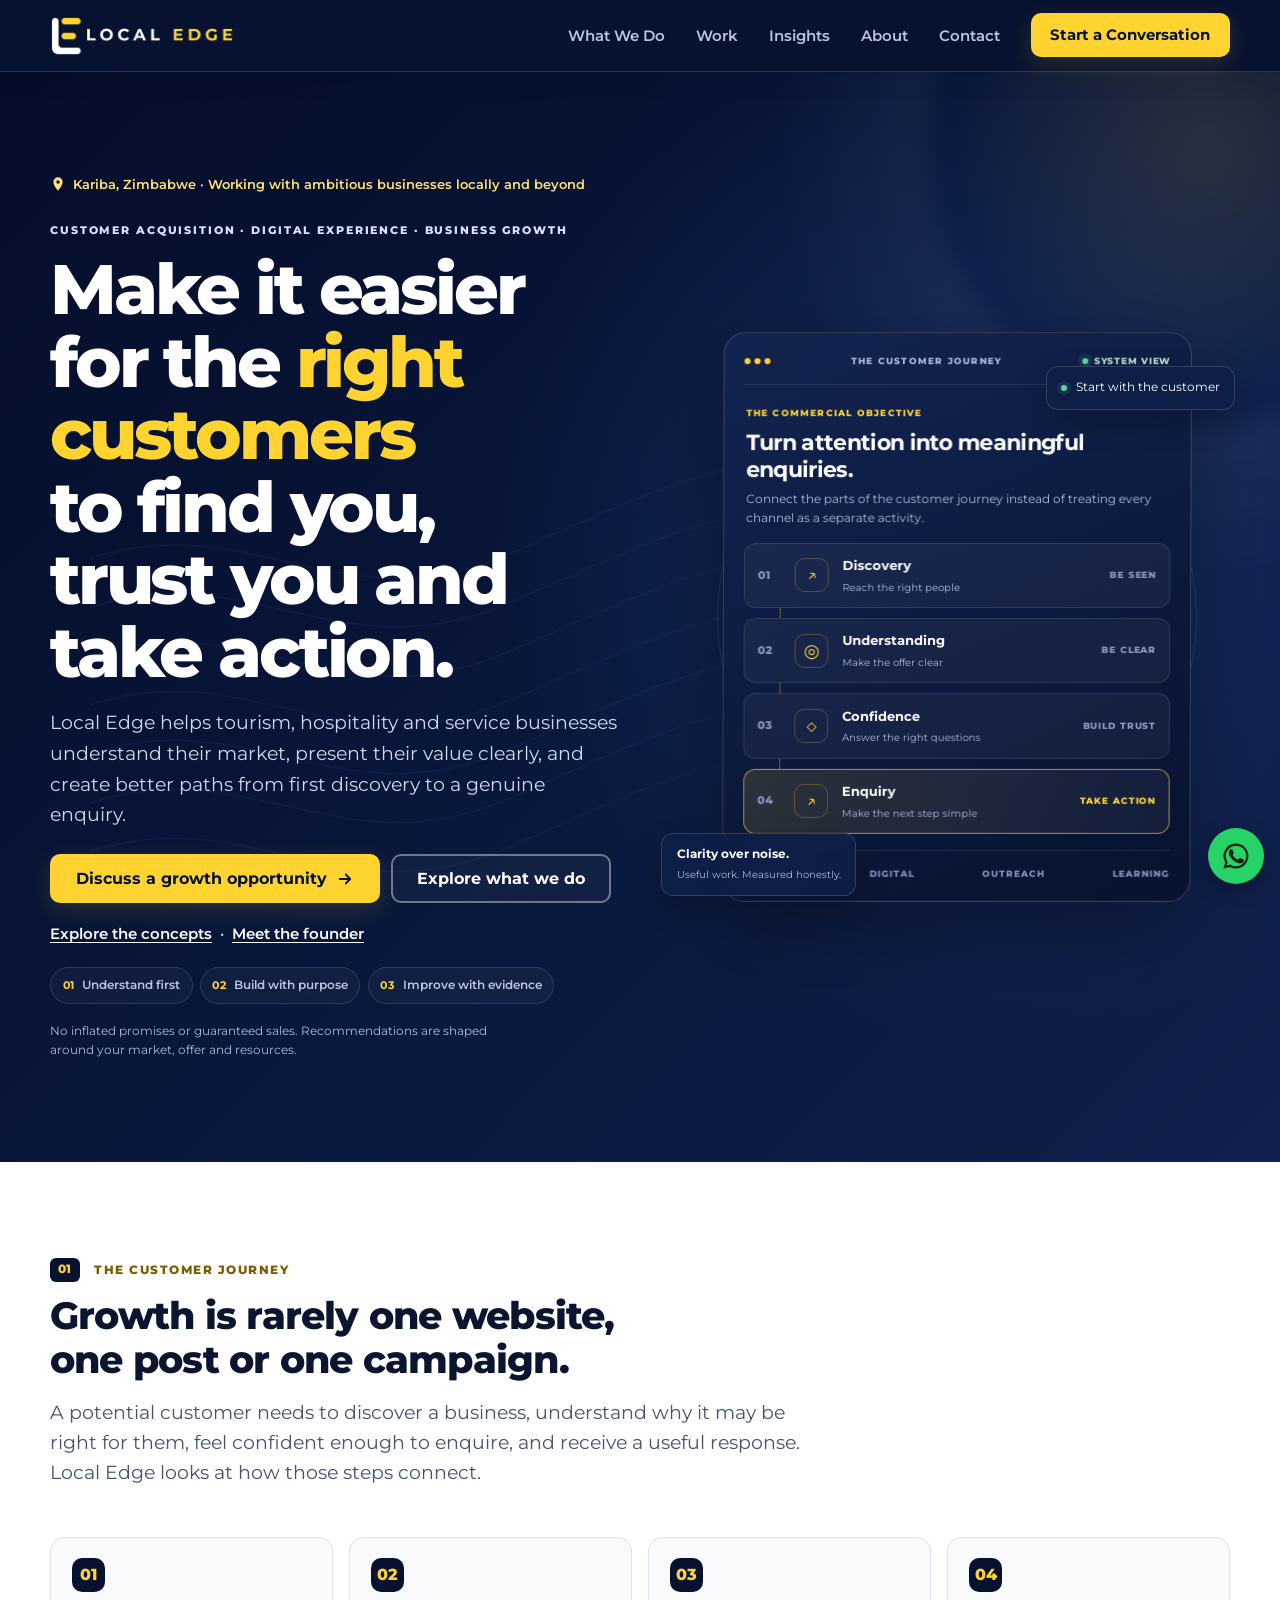
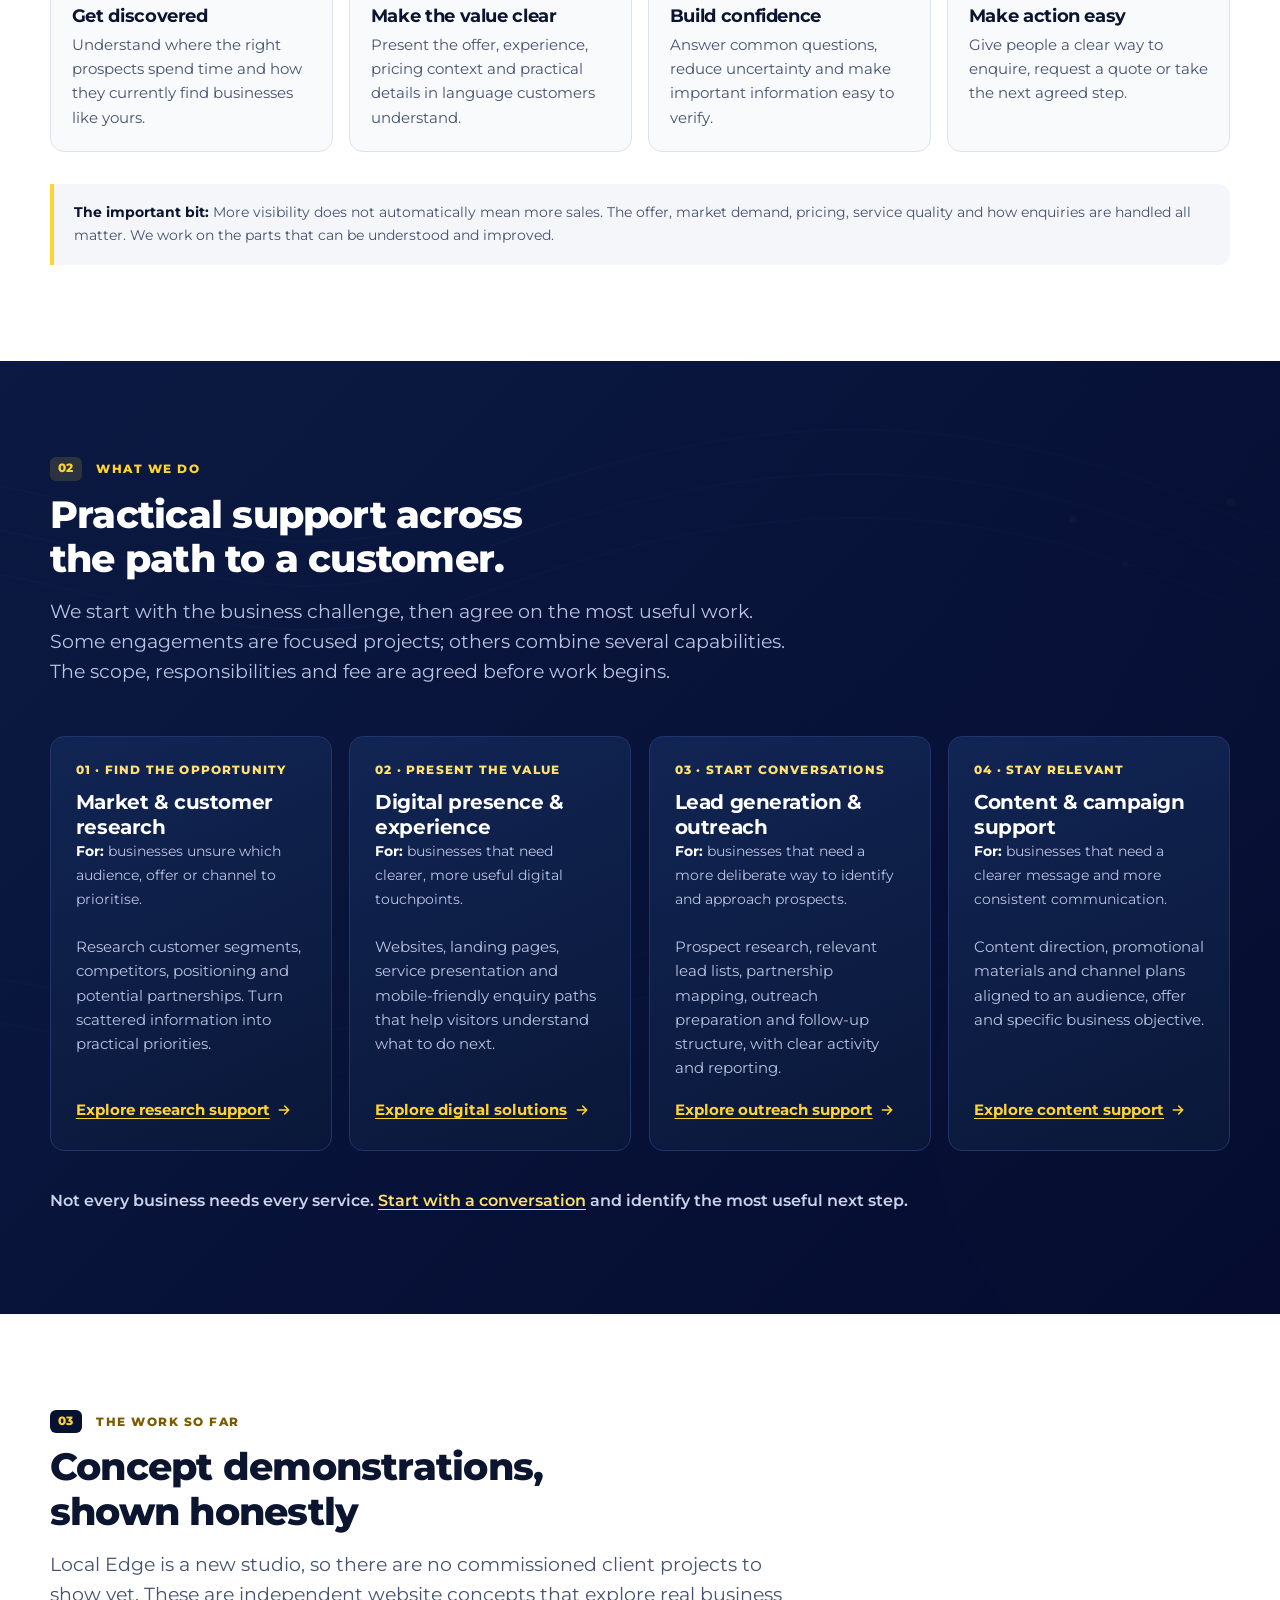
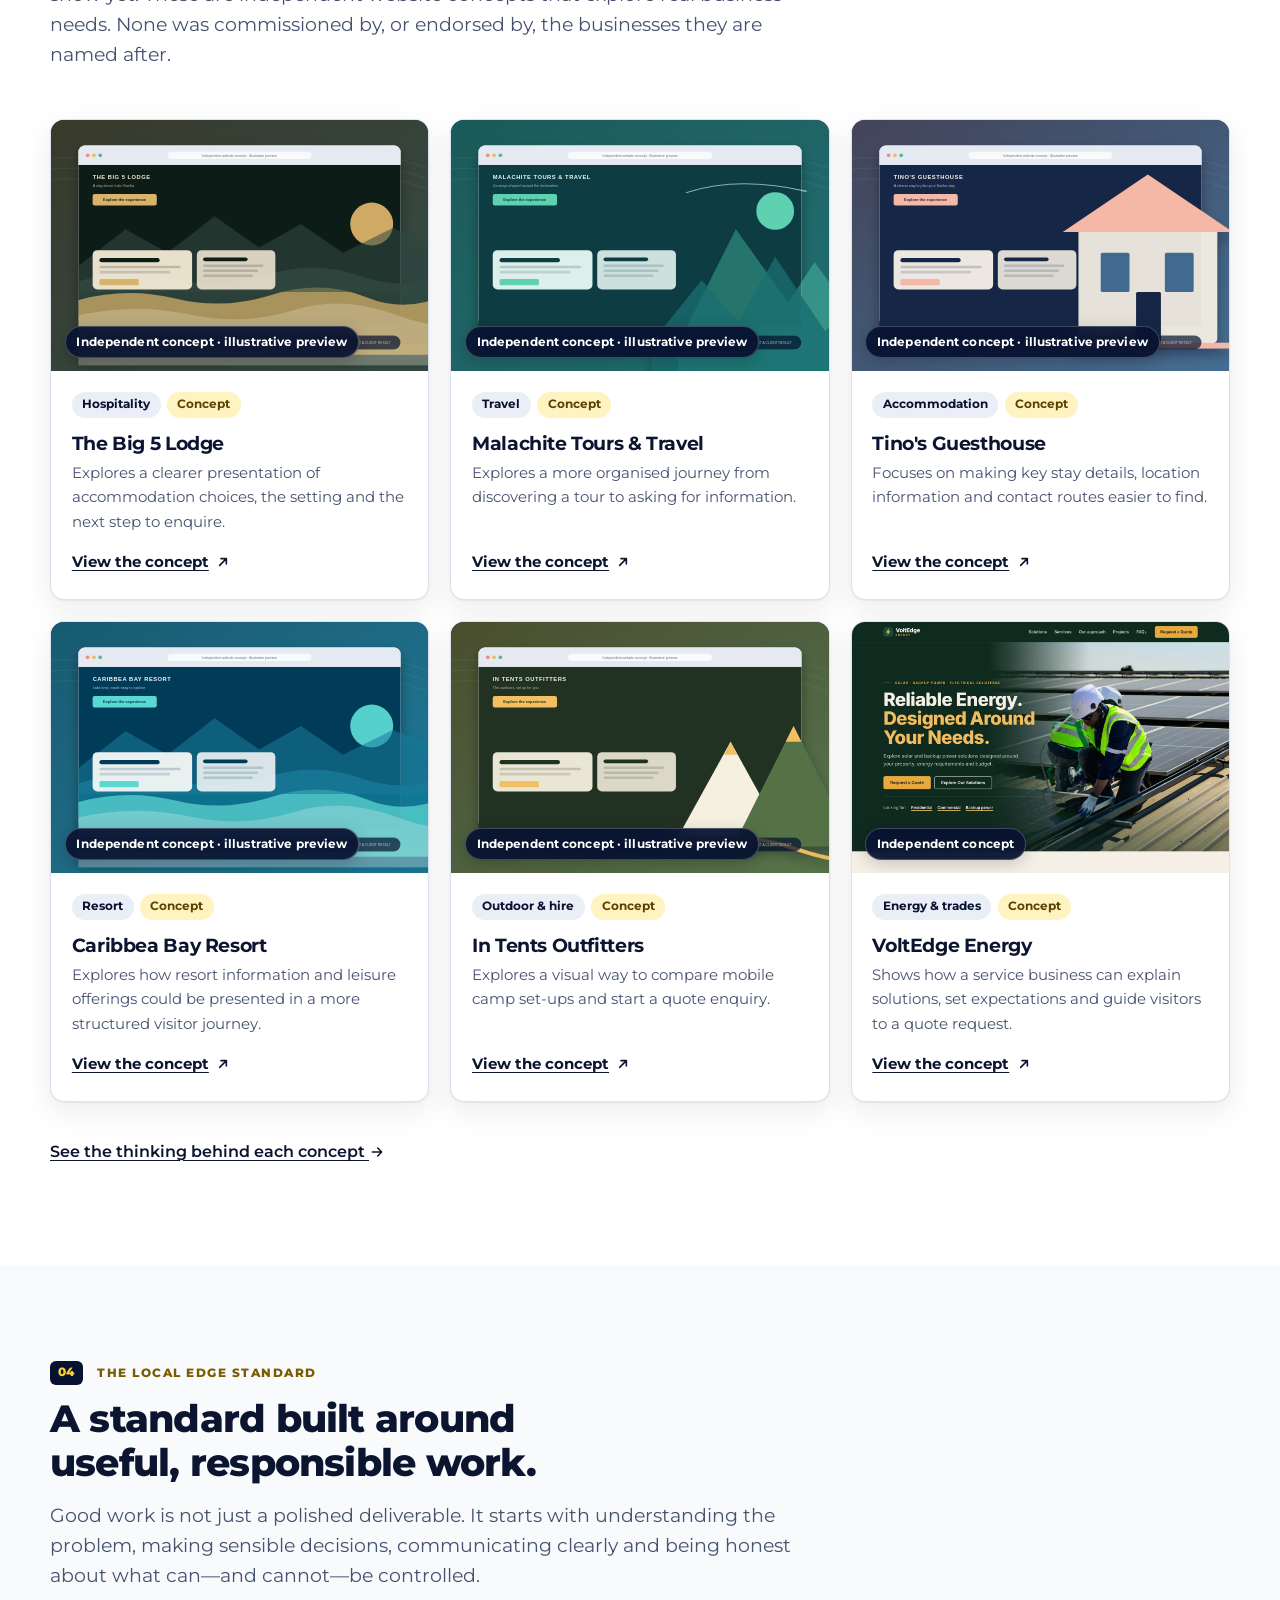
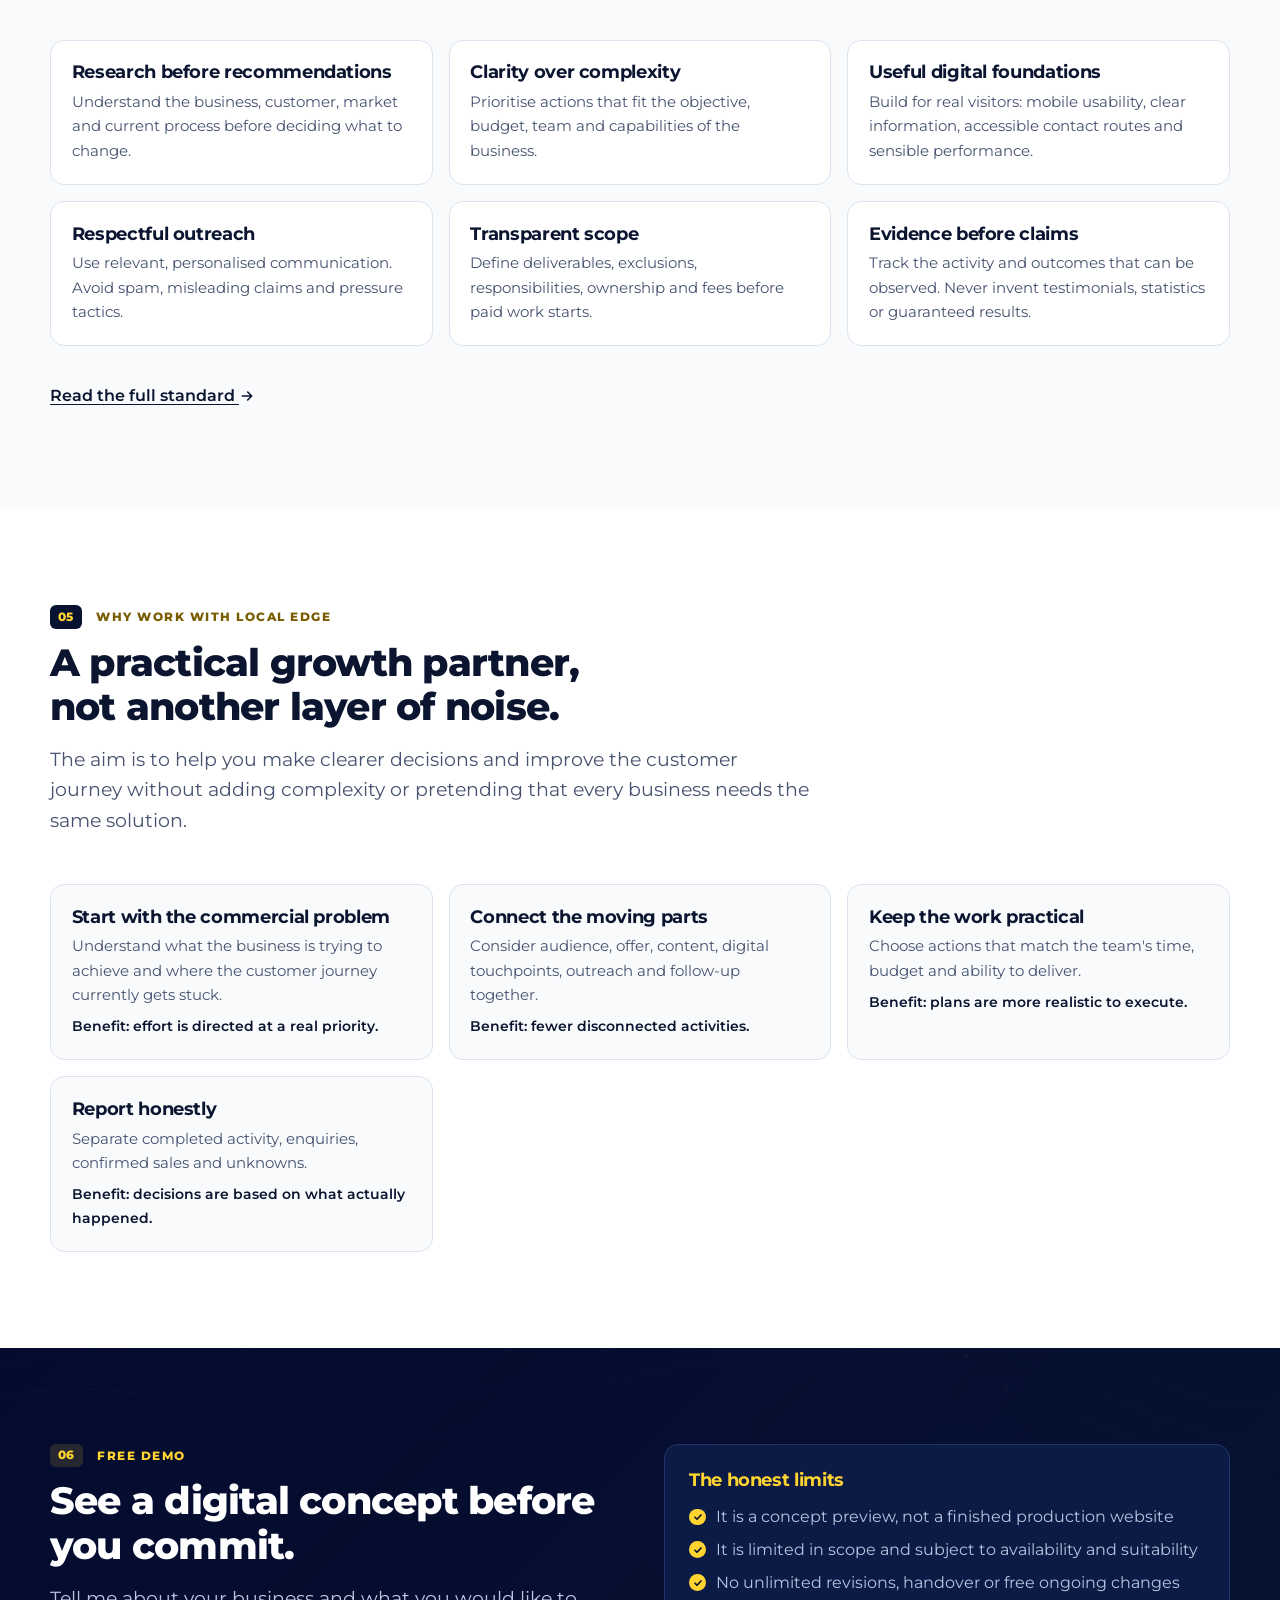
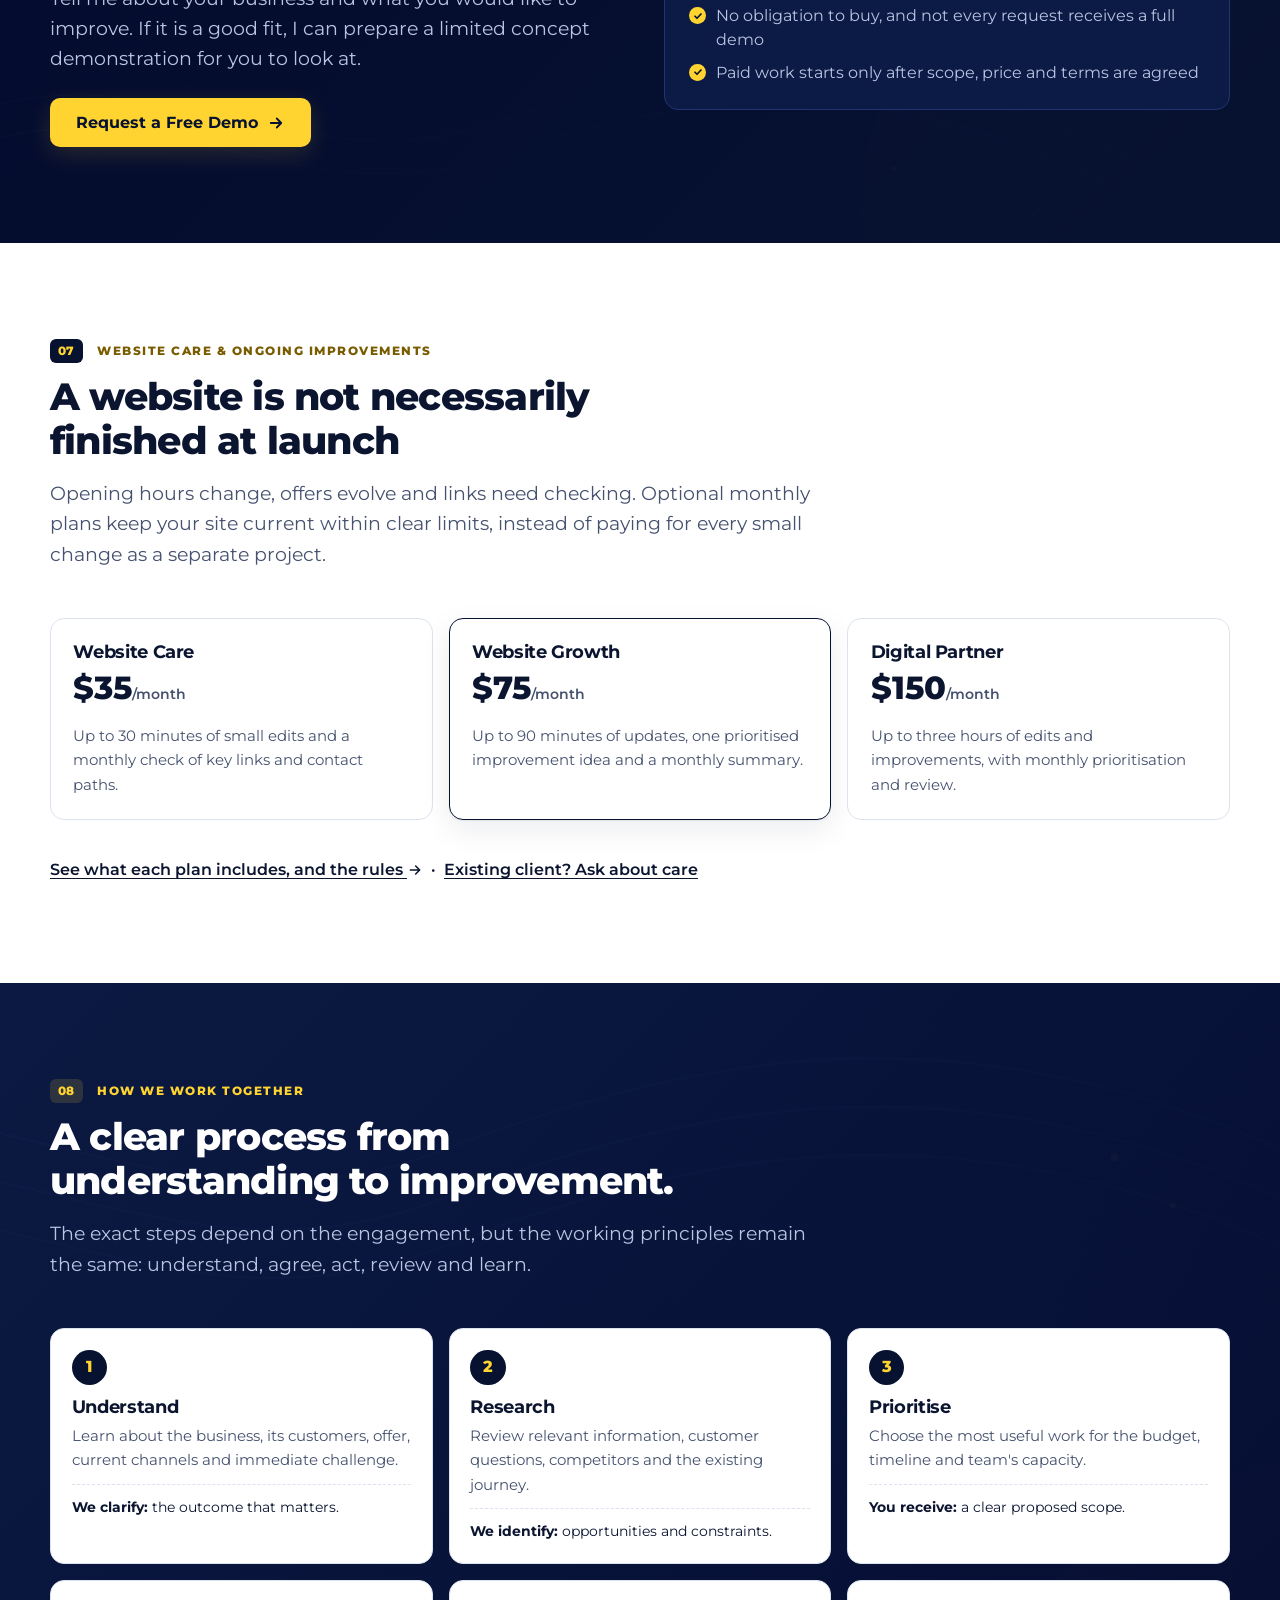
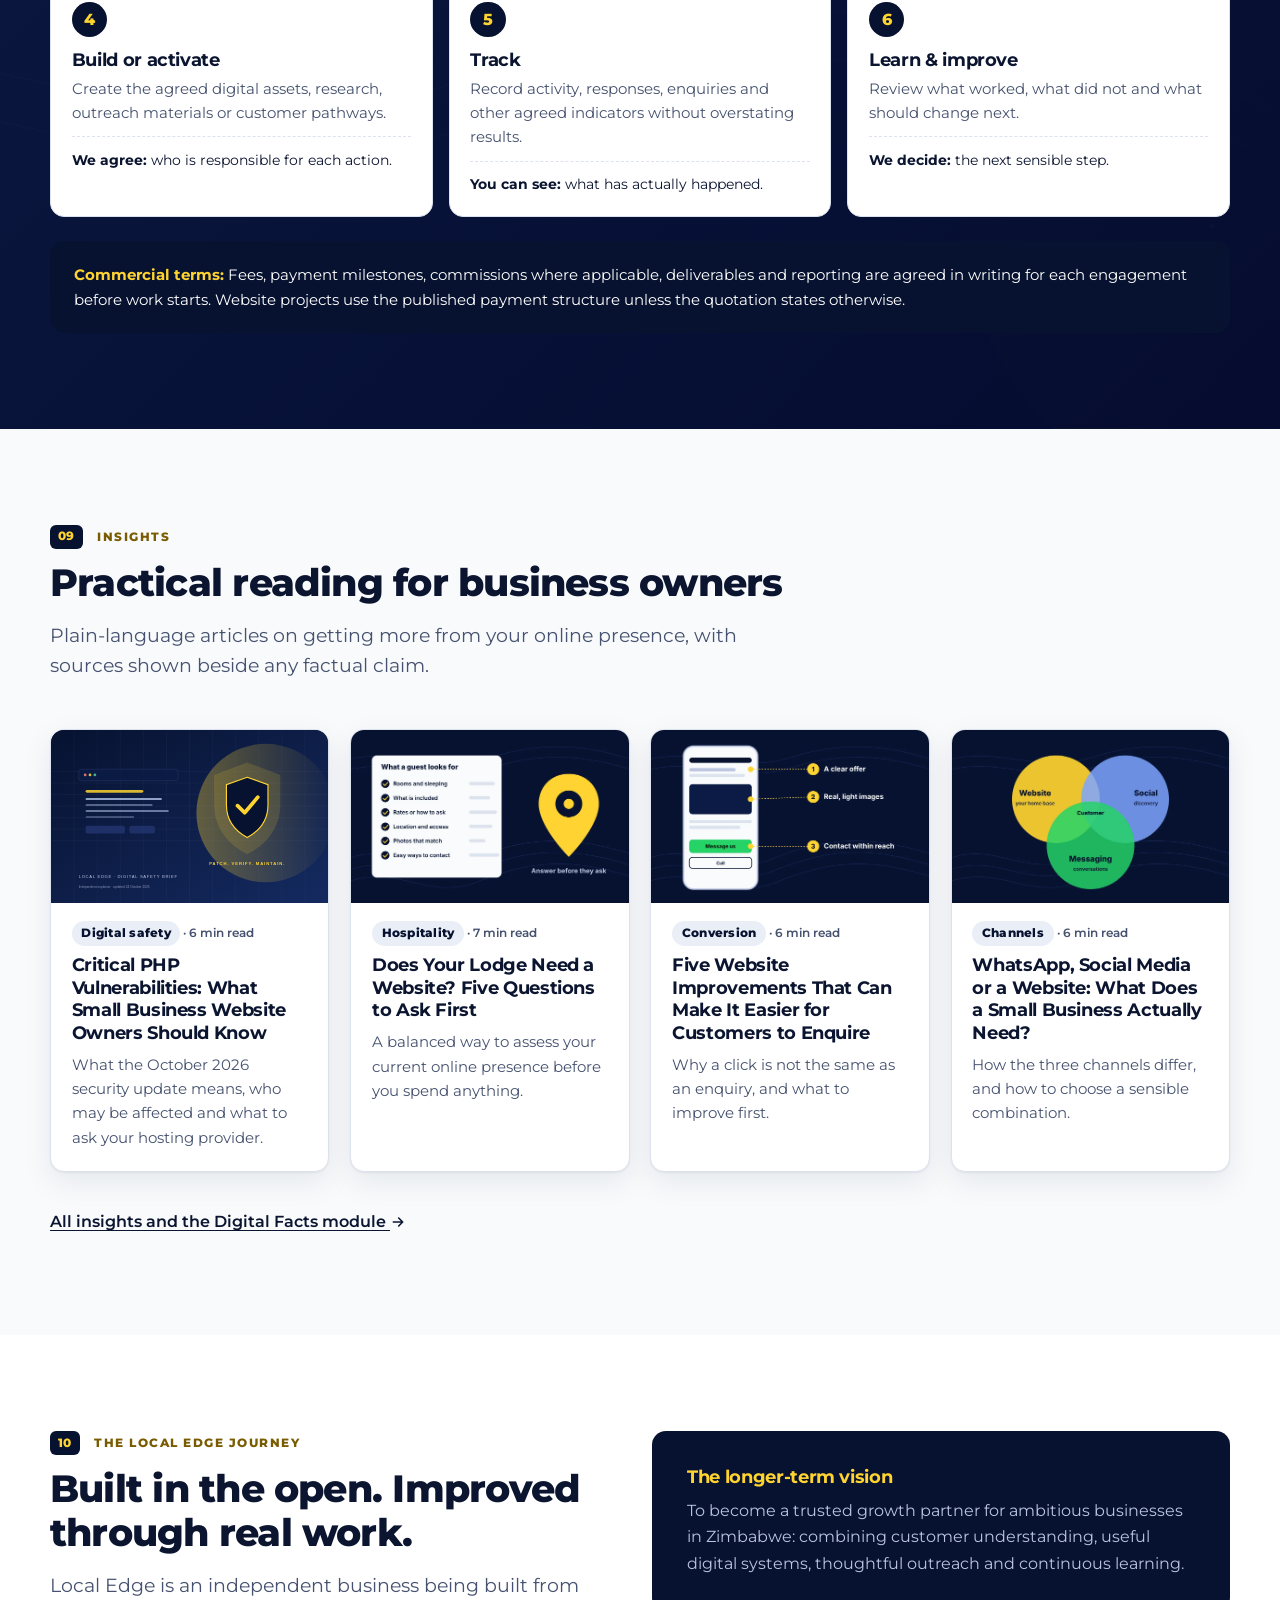
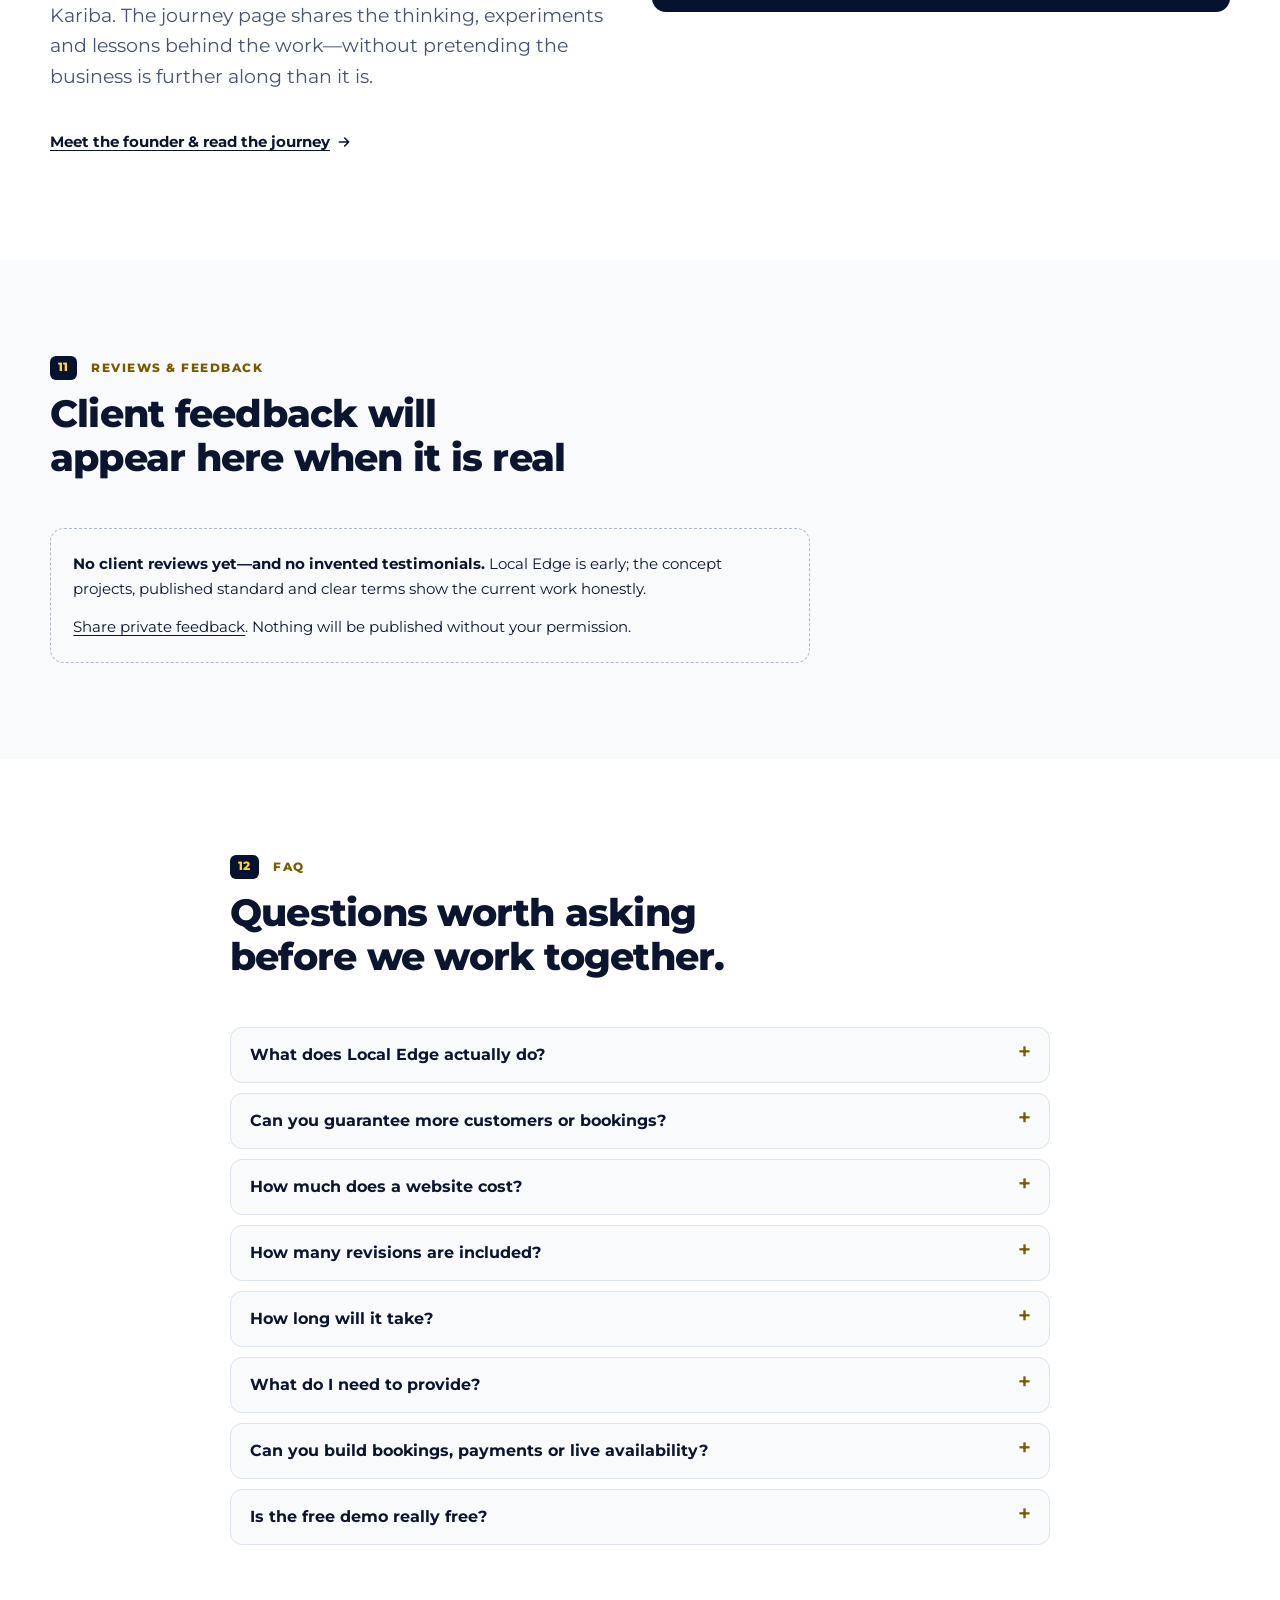
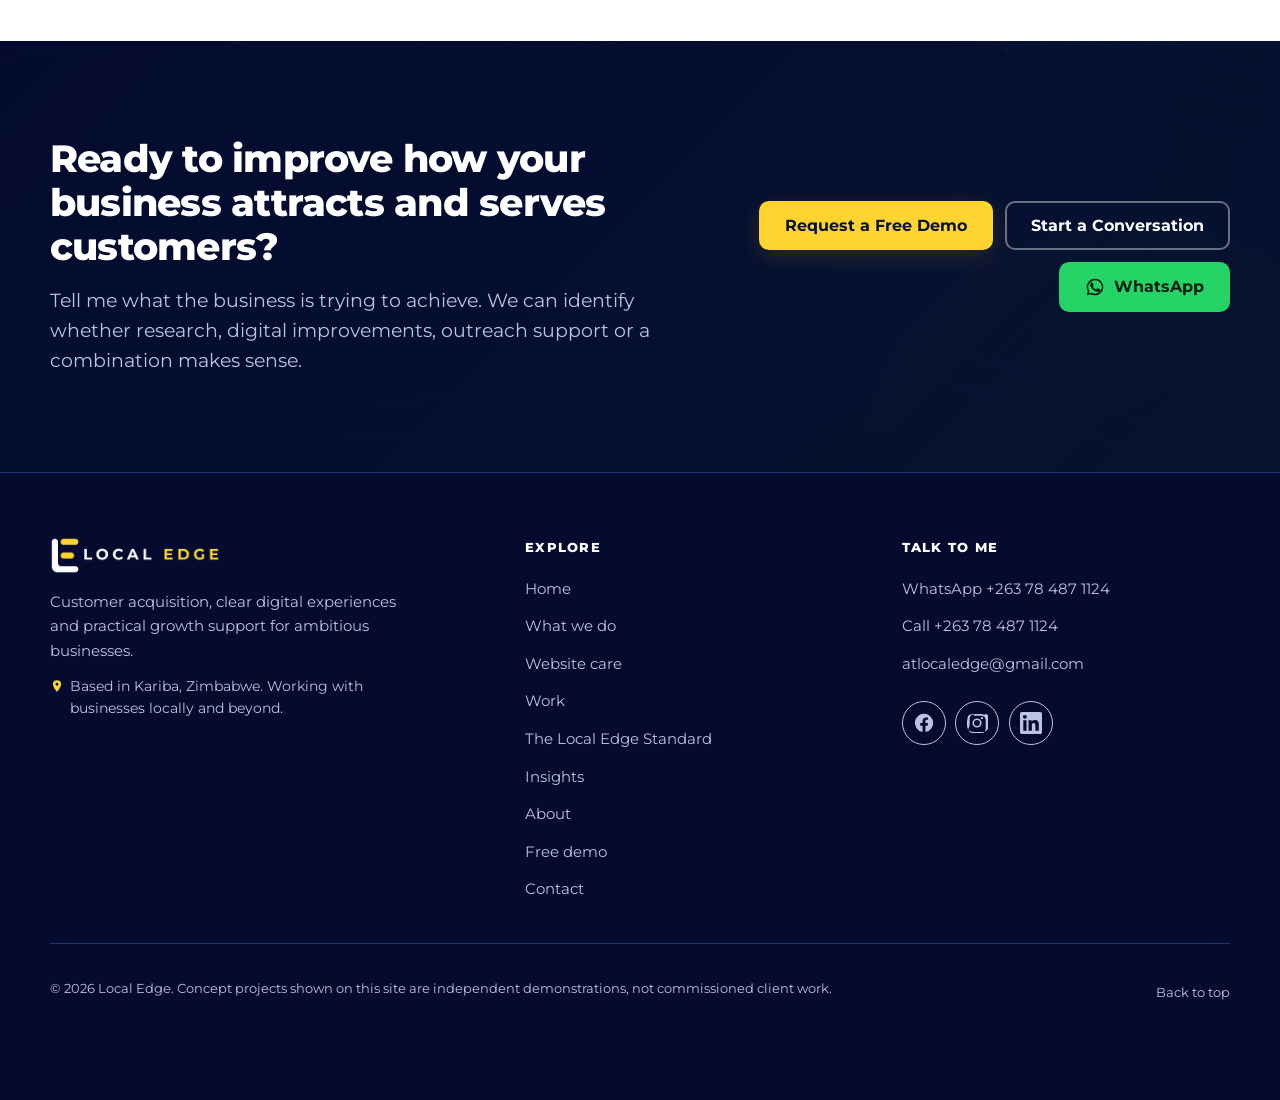
<file: index.html>
<!DOCTYPE html>
<html lang="en">
<head>
  <meta charset="UTF-8">
  
  <meta name="viewport" content="width=device-width, initial-scale=1.0">
  <script>document.documentElement.className='js'</script>
  <title>Local Edge | Customer Acquisition &amp; Digital Growth in Zimbabwe</title>
  <meta name="description" content="Customer acquisition support, market research and digital experiences for tourism, hospitality and service businesses in Kariba and across Zimbabwe.">
  <link rel="canonical" href="https://local-edge.localedge.workers.dev/">
  <meta name="theme-color" content="#071230">
  <meta name="author" content="Amazing Tembo">
  
  <meta property="og:type" content="website">
  <meta property="og:site_name" content="Local Edge">
  <meta property="og:locale" content="en_ZW">
  <meta property="og:title" content="Local Edge | Customer Acquisition &amp; Digital Growth in Zimbabwe">
  <meta property="og:description" content="Customer acquisition support, market research and digital experiences for tourism, hospitality and service businesses in Kariba and across Zimbabwe.">
  <meta property="og:url" content="https://local-edge.localedge.workers.dev/">
  <meta property="og:image" content="https://local-edge.localedge.workers.dev/assets/images/og-local-edge.jpg">
  <meta property="og:image:width" content="1200">
  <meta property="og:image:height" content="630">
  <meta property="og:image:alt" content="Local Edge: customer acquisition, digital experience and business growth support">
  <meta name="twitter:card" content="summary_large_image">
  <meta name="twitter:title" content="Local Edge | Customer Acquisition &amp; Digital Growth in Zimbabwe">
  <meta name="twitter:description" content="Customer acquisition support, market research and digital experiences for tourism, hospitality and service businesses in Kariba and across Zimbabwe.">
  <meta name="twitter:image" content="https://local-edge.localedge.workers.dev/assets/images/og-local-edge.jpg">

  <link rel="icon" type="image/png" href="assets/logo-icon.png">
  <link rel="apple-touch-icon" href="assets/logo-icon.png">

  <script>document.documentElement.classList.add('js');</script>
  <link rel="preconnect" href="https://fonts.googleapis.com">
  <link rel="preconnect" href="https://fonts.gstatic.com" crossorigin>
  <link href="https://fonts.googleapis.com/css2?family=Montserrat:wght@400;500;600;700;800&display=swap" rel="stylesheet">
  <link rel="stylesheet" href="styles.css">
  <script type="application/ld+json">
  {"@context":"https://schema.org","@type":"ProfessionalService","name":"Local Edge","description":"Customer acquisition support, market research and digital experiences for tourism, hospitality and service businesses in Zimbabwe, based in Kariba.","url":"https://local-edge.localedge.workers.dev/","image":"https://local-edge.localedge.workers.dev/assets/images/og-local-edge.jpg","telephone":"+263784871124","email":"atlocaledge@gmail.com","founder":{"@type":"Person","name":"Amazing Tembo"},"areaServed":{"@type":"Country","name":"Zimbabwe"},"address":{"@type":"PostalAddress","addressLocality":"Kariba","addressCountry":"ZW"},"sameAs":["https://www.facebook.com/profile.php?id=61580444944918","https://www.instagram.com/itzama_zing","https://www.linkedin.com/in/amazing-tembo-409262381"]}
  </script>
</head>
<body class="page-home">

  <svg width="0" height="0" style="position:absolute" aria-hidden="true" focusable="false">
    <symbol id="i-facebook" viewBox="0 0 24 24"><path fill="currentColor" d="M22 12a10 10 0 1 0-11.56 9.88v-6.99H7.9V12h2.54V9.8c0-2.5 1.49-3.89 3.77-3.89 1.09 0 2.24.2 2.24.2v2.46h-1.26c-1.24 0-1.63.77-1.63 1.56V12h2.78l-.44 2.89h-2.34v6.99A10 10 0 0 0 22 12z"/></symbol>
    <symbol id="i-instagram" viewBox="0 0 24 24"><path fill="currentColor" d="M12 7a5 5 0 1 0 0 10 5 5 0 0 0 0-10zm0 8.2a3.2 3.2 0 1 1 0-6.4 3.2 3.2 0 0 1 0 6.4zM17.3 5.5a1.2 1.2 0 1 0 0 2.4 1.2 1.2 0 0 0 0-2.4zM12 2.2c-3.2 0-3.6 0-4.8.1-1.3.1-2.1.3-2.9.6a5.9 5.9 0 0 0-2.1 1.4A5.9 5.9 0 0 0 1.8 6.4c-.3.8-.5 1.6-.6 2.9C1.1 10.4 1 10.8 1 12s0 1.6.1 2.8c.1 1.3.3 2.1.6 2.9.3.8.7 1.5 1.4 2.1.6.7 1.3 1.1 2.1 1.4.8.3 1.6.5 2.9.6 1.2.1 1.6.1 4.8.1s3.6 0 4.8-.1c1.3-.1 2.1-.3 2.9-.6a5.9 5.9 0 0 0 2.1-1.4c.7-.6 1.1-1.3 1.4-2.1.3-.8.5-1.6.6-2.9.1-1.2.1-1.6.1-2.8s0-3.6-.1-4.8c-.1-1.3-.3-2.1-.6-2.9a5.9 5.9 0 0 0-1.4-2.1A5.9 5.9 0 0 0 19.7 2.9c-.8-.3-1.6-.5-2.9-.6-1.2-.1-1.6-.1-4.8-.1zm0 1.8c3.1 0 3.5 0 4.7.1 1.1.1 1.7.2 2.1.4.5.2.9.5 1.3.9.4.4.7.8.9 1.3.2.4.3 1 .4 2.1.1 1.2.1 1.6.1 4.7s0 3.5-.1 4.7c-.1 1.1-.2 1.7-.4 2.1-.2.5-.5.9-.9 1.3-.4.4-.8.7-1.3.9-.4.2-1 .3-2.1.4-1.2.1-1.6.1-4.7.1s-3.5 0-4.7-.1c-1.1-.1-1.7-.2-2.1-.4a3.5 3.5 0 0 1-1.3-.9 3.5 3.5 0 0 1-.9-1.3c-.2-.4-.3-1-.4-2.1C4 15.5 4 15.1 4 12s0-3.5.1-4.7c.1-1.1.2-1.7.4-2.1.2-.5.5-.9.9-1.3.4-.4.8-.7 1.3-.9.4-.2 1-.3 2.1-.4C8.5 4 8.9 4 12 4z"/></symbol>
    <symbol id="i-linkedin" viewBox="0 0 24 24"><path fill="currentColor" d="M20.4 20.5h-3.6v-5.6c0-1.3 0-3-1.8-3s-2.1 1.4-2.1 2.9v5.7H9.3V9h3.4v1.6h.1c.5-.9 1.6-1.8 3.4-1.8 3.6 0 4.3 2.4 4.3 5.5v6.2zM5.3 7.4a2.1 2.1 0 1 1 0-4.2 2.1 2.1 0 0 1 0 4.2zM7.1 20.5H3.6V9h3.5v11.5zM22.2 0H1.8C.8 0 0 .8 0 1.7v20.6c0 .9.8 1.7 1.8 1.7h20.4c1 0 1.8-.8 1.8-1.7V1.7C24 .8 23.2 0 22.2 0z"/></symbol>
    <symbol id="i-whatsapp" viewBox="0 0 24 24"><path fill="currentColor" d="M17.5 14.4c-.3-.1-1.7-.8-2-.9-.3-.1-.5-.1-.7.1-.2.3-.8.9-.9 1.1-.2.2-.3.2-.6.1-.3-.1-1.2-.4-2.3-1.4-.8-.8-1.4-1.7-1.6-2-.2-.3 0-.4.1-.6l.4-.5c.1-.1.2-.3.3-.5.1-.2 0-.4 0-.5-.1-.1-.7-1.6-.9-2.2-.2-.6-.5-.5-.7-.5h-.6c-.2 0-.5.1-.8.4-.3.3-1 1-1 2.5s1.1 2.9 1.2 3.1c.1.2 2.1 3.2 5.1 4.5.7.3 1.3.5 1.7.6.7.2 1.4.2 1.9.1.6-.1 1.7-.7 2-1.4.2-.7.2-1.3.2-1.4-.1-.1-.3-.2-.6-.3zM12 2a10 10 0 0 0-8.6 15.1L2 22l5-1.3A10 10 0 1 0 12 2zm0 18.2c-1.5 0-3-.4-4.2-1.2l-.3-.2-3 .8.8-2.9-.2-.3A8.2 8.2 0 1 1 12 20.2z"/></symbol>
    <symbol id="i-check" viewBox="0 0 24 24"><path fill="none" stroke="currentColor" stroke-width="3" stroke-linecap="round" stroke-linejoin="round" d="M5 12.5l4.5 4.5L19 7.5"/></symbol>
    <symbol id="i-phone" viewBox="0 0 24 24"><path fill="currentColor" d="M6.6 10.8a15 15 0 0 0 6.6 6.6l2.2-2.2a1 1 0 0 1 1-.25c1.1.37 2.3.57 3.6.57a1 1 0 0 1 1 1V20a1 1 0 0 1-1 1A17 17 0 0 1 3 4a1 1 0 0 1 1-1h3.5a1 1 0 0 1 1 1c0 1.3.2 2.5.57 3.6a1 1 0 0 1-.25 1z"/></symbol>
    <symbol id="i-mail" viewBox="0 0 24 24"><path fill="currentColor" d="M20 4H4a2 2 0 0 0-2 2v12a2 2 0 0 0 2 2h16a2 2 0 0 0 2-2V6a2 2 0 0 0-2-2zm0 4.2-8 5-8-5V6l8 5 8-5v2.2z"/></symbol>
    <symbol id="i-arrow" viewBox="0 0 24 24"><path fill="none" stroke="currentColor" stroke-width="2.4" stroke-linecap="round" stroke-linejoin="round" d="M5 12h14M13 6l6 6-6 6"/></symbol>
    <symbol id="i-ext" viewBox="0 0 24 24"><path fill="none" stroke="currentColor" stroke-width="2.4" stroke-linecap="round" stroke-linejoin="round" d="M7 17L17 7M9 7h8v8"/></symbol>
    <symbol id="i-pin" viewBox="0 0 24 24"><path fill="currentColor" d="M12 2a7 7 0 0 0-7 7c0 5.2 7 13 7 13s7-7.8 7-13a7 7 0 0 0-7-7zm0 9.5A2.5 2.5 0 1 1 12 6.5a2.5 2.5 0 0 1 0 5z"/></symbol>
    <symbol id="i-link" viewBox="0 0 24 24"><path fill="none" stroke="currentColor" stroke-width="2.2" stroke-linecap="round" stroke-linejoin="round" d="M10 14a4 4 0 0 0 5.7 0l3-3a4 4 0 0 0-5.7-5.7l-1 1M14 10a4 4 0 0 0-5.7 0l-3 3A4 4 0 0 0 11 18.7l1-1"/></symbol>
  </svg>

  <a class="skip-link" href="#main">Skip to content</a>

  <header class="site-header">
    <div class="container nav">
      <a href="index.html" class="brand" aria-label="Local Edge, home">
        <img src="assets/logo-horizontal.png" alt="Local Edge" width="190" height="41">
      </a>

      <button class="nav-toggle" id="navToggle" type="button" aria-expanded="false" aria-controls="navPanel" aria-label="Open menu">
        <span class="bars" aria-hidden="true"><i></i><i></i><i></i></span>
      </button>
      <div class="nav-backdrop" id="navBackdrop" hidden></div>

      <nav class="nav-panel" id="navPanel" aria-label="Main navigation">
        <ul class="nav-links">
          <li><a href="services.html">What We Do</a></li>
          <li><a href="work.html">Work</a></li>
          <li><a href="insights.html">Insights</a></li>
          <li><a href="journey.html">About</a></li>
          <li><a href="contact.html">Contact</a></li>
        </ul>
        <a class="btn btn-gold btn-sm nav-cta" href="contact.html">Start a Conversation</a>
      </nav>
    </div>
  </header>

  <main id="main">

    <span id="top"></span>
    <!-- HERO -->
    <section class="hero hero--contour hero--growth" aria-labelledby="hero-title">
      <div class="container hero-grid">
        <div class="hero-copy">
          <p class="loc-badge"><svg width="16" height="16" aria-hidden="true"><use href="#i-pin"/></svg> Kariba, Zimbabwe · Working with ambitious businesses locally and beyond</p>
          <p class="hero-eyebrow">CUSTOMER ACQUISITION · DIGITAL EXPERIENCE · BUSINESS GROWTH</p>
          <h1 id="hero-title">Make it easier for the <span class="hero-highlight">right customers</span> to find you, trust you and take action.</h1>
          <p class="hero-sub">Local Edge helps tourism, hospitality and service businesses understand their market, present their value clearly, and create better paths from first discovery to a genuine enquiry.</p>
          <div class="btn-row">
            <a class="btn btn-gold" href="contact.html">Discuss a growth opportunity <svg width="18" height="18" aria-hidden="true"><use href="#i-arrow"/></svg></a>
            <a class="btn btn-ghost" href="services.html">Explore what we do</a>
          </div>
          <p class="hero-alt"><a href="work.html">Explore the concepts</a> &nbsp;·&nbsp; <a href="journey.html">Meet the founder</a></p>
          <div class="hero-proof" aria-label="How Local Edge approaches the work"><span><b>01</b> Understand first</span><span><b>02</b> Build with purpose</span><span><b>03</b> Improve with evidence</span></div>
          <p class="hero-disclaimer">No inflated promises or guaranteed sales. Recommendations are shaped around your market, offer and resources.</p>
        </div>
        <div class="growth-board-wrap" aria-label="Illustration of the customer journey from discovery to enquiry">
          <div class="growth-orbit growth-orbit--one"></div><div class="growth-orbit growth-orbit--two"></div>
          <div class="growth-board">
            <div class="growth-board-top"><span class="growth-board-mark"><i></i><i></i><i></i></span><span class="growth-board-label">THE CUSTOMER JOURNEY</span><span class="growth-live"><i></i> SYSTEM VIEW</span></div>
            <div class="growth-board-intro"><span class="micro-label">THE COMMERCIAL OBJECTIVE</span><strong>Turn attention into meaningful enquiries.</strong><p>Connect the parts of the customer journey instead of treating every channel as a separate activity.</p></div>
            <div class="journey-stack">
              <div class="journey-step"><span class="journey-index">01</span><span class="journey-icon">↗</span><span class="journey-detail"><b>Discovery</b><small>Reach the right people</small></span><span class="journey-state">BE SEEN</span></div>
              <div class="journey-connector"><i></i></div>
              <div class="journey-step"><span class="journey-index">02</span><span class="journey-icon">◎</span><span class="journey-detail"><b>Understanding</b><small>Make the offer clear</small></span><span class="journey-state">BE CLEAR</span></div>
              <div class="journey-connector"><i></i></div>
              <div class="journey-step"><span class="journey-index">03</span><span class="journey-icon">◇</span><span class="journey-detail"><b>Confidence</b><small>Answer the right questions</small></span><span class="journey-state">BUILD TRUST</span></div>
              <div class="journey-connector"><i></i></div>
              <div class="journey-step journey-step--active"><span class="journey-index">04</span><span class="journey-icon">↗</span><span class="journey-detail"><b>Enquiry</b><small>Make the next step simple</small></span><span class="journey-state">TAKE ACTION</span></div>
            </div>
            <div class="growth-board-foot"><span>STRATEGY</span><span>DIGITAL</span><span>OUTREACH</span><span>LEARNING</span></div>
          </div>
          <div class="growth-note growth-note--top"><span class="growth-note-dot"></span> Start with the customer</div>
          <div class="growth-note growth-note--bottom"><strong>Clarity over noise.</strong><small>Useful work. Measured honestly.</small></div>
        </div>
      </div>
    </section>

    <!-- WHAT A WEBSITE IS FOR -->
    <section class="section section--light" aria-labelledby="purpose-title">
      <div class="container">
        <div class="sec-head">
          <p class="kicker"><span>01</span> The customer journey</p>
          <h2 id="purpose-title">Growth is rarely one website, one post or one campaign.</h2>
          <p class="lead">A potential customer needs to discover a business, understand why it may be right for them, feel confident enough to enquire, and receive a useful response. Local Edge looks at how those steps connect.</p>
        </div>
        <ol class="jobs journey-jobs">
          <li class="reveal"><span class="job-n" aria-hidden="true">01</span><h3>Get discovered</h3><p>Understand where the right prospects spend time and how they currently find businesses like yours.</p></li>
          <li class="reveal"><span class="job-n" aria-hidden="true">02</span><h3>Make the value clear</h3><p>Present the offer, experience, pricing context and practical details in language customers understand.</p></li>
          <li class="reveal"><span class="job-n" aria-hidden="true">03</span><h3>Build confidence</h3><p>Answer common questions, reduce uncertainty and make important information easy to verify.</p></li>
          <li class="reveal"><span class="job-n" aria-hidden="true">04</span><h3>Make action easy</h3><p>Give people a clear way to enquire, request a quote or take the next agreed step.</p></li>
        </ol>
        <div class="journey-note"><strong>The important bit:</strong> More visibility does not automatically mean more sales. The offer, market demand, pricing, service quality and how enquiries are handled all matter. We work on the parts that can be understood and improved.</div>
      </div>
    </section>

    <!-- SERVICES -->
    <section class="section section--navy" aria-labelledby="services-title">
      <div class="container">
        <div class="sec-head">
          <p class="kicker"><span>02</span> What we do</p>
          <h2 id="services-title">Practical support across the path to a customer.</h2>
          <p class="lead">We start with the business challenge, then agree on the most useful work. Some engagements are focused projects; others combine several capabilities. The scope, responsibilities and fee are agreed before work begins.</p>
        </div>
        <div class="svc-grid svc-grid--4 growth-services-grid">
          <article class="svc-card reveal"><p class="svc-n">01 · Find the opportunity</p><h3>Market &amp; customer research</h3><p class="best-for"><strong>For:</strong> businesses unsure which audience, offer or channel to prioritise.</p><p>Research customer segments, competitors, positioning and potential partnerships. Turn scattered information into practical priorities.</p><a class="more" href="services.html#research">Explore research support <svg width="16" height="16" aria-hidden="true"><use href="#i-arrow"/></svg></a></article>
          <article class="svc-card reveal"><p class="svc-n">02 · Present the value</p><h3>Digital presence &amp; experience</h3><p class="best-for"><strong>For:</strong> businesses that need clearer, more useful digital touchpoints.</p><p>Websites, landing pages, service presentation and mobile-friendly enquiry paths that help visitors understand what to do next.</p><a class="more" href="services.html#digital">Explore digital solutions <svg width="16" height="16" aria-hidden="true"><use href="#i-arrow"/></svg></a></article>
          <article class="svc-card reveal"><p class="svc-n">03 · Start conversations</p><h3>Lead generation &amp; outreach</h3><p class="best-for"><strong>For:</strong> businesses that need a more deliberate way to identify and approach prospects.</p><p>Prospect research, relevant lead lists, partnership mapping, outreach preparation and follow-up structure, with clear activity and reporting.</p><a class="more" href="services.html#outreach">Explore outreach support <svg width="16" height="16" aria-hidden="true"><use href="#i-arrow"/></svg></a></article>
          <article class="svc-card reveal"><p class="svc-n">04 · Stay relevant</p><h3>Content &amp; campaign support</h3><p class="best-for"><strong>For:</strong> businesses that need a clearer message and more consistent communication.</p><p>Content direction, promotional materials and channel plans aligned to an audience, offer and specific business objective.</p><a class="more" href="services.html#content">Explore content support <svg width="16" height="16" aria-hidden="true"><use href="#i-arrow"/></svg></a></article>
        </div>
        <p class="after-grid">Not every business needs every service. <a href="contact.html">Start with a conversation</a> and identify the most useful next step.</p>
      </div>
    </section>

    <!-- FEATURED WORK -->
    <section class="section section--light" aria-labelledby="work-title">
      <div class="container">
        <div class="sec-head">
          <p class="kicker"><span>03</span> The work so far</p>
          <h2 id="work-title">Concept demonstrations, shown honestly</h2>
          <p class="lead">Local Edge is a new studio, so there are no commissioned client projects to show yet. These are independent website concepts that explore real business needs. None was commissioned by, or endorsed by, the businesses they are named after.</p>
        </div>
        <div class="work-grid">
          <article class="work-card reveal">
            <a class="frame" href="https://poppedcalf.github.io/The-Big-5-Lodge/" target="_blank" rel="noopener noreferrer" aria-label="Open The Big 5 Lodge concept"><img src="assets/images/portfolio-big-five.svg" alt="Illustrative website-concept preview for The Big 5 Lodge, with a Lake Kariba-inspired landscape; not a screenshot or official site." width="1440" height="960" loading="lazy"><span class="frame-note">Independent concept · illustrative preview</span></a>
            <div class="work-body"><div class="tags"><span class="tag">Hospitality</span><span class="tag tag-concept">Concept</span></div><h3>The Big 5 Lodge</h3><p>Explores a clearer presentation of accommodation choices, the setting and the next step to enquire.</p><a class="more" href="https://poppedcalf.github.io/The-Big-5-Lodge/" target="_blank" rel="noopener noreferrer">View the concept <svg width="16" height="16" aria-hidden="true"><use href="#i-ext"/></svg></a></div>
          </article>
          <article class="work-card reveal">
            <a class="frame" href="https://poppedcalf.github.io/Malachite-Tours-and-Travel/#purpose" target="_blank" rel="noopener noreferrer" aria-label="Open Malachite Tours and Travel concept"><img src="assets/images/portfolio-malachite.svg" alt="Illustrative preview for the Malachite Tours and Travel independent website concept, using a travel-inspired colour palette." width="1440" height="960" loading="lazy"><span class="frame-note">Independent concept · illustrative preview</span></a>
            <div class="work-body"><div class="tags"><span class="tag">Travel</span><span class="tag tag-concept">Concept</span></div><h3>Malachite Tours &amp; Travel</h3><p>Explores a more organised journey from discovering a tour to asking for information.</p><a class="more" href="https://poppedcalf.github.io/Malachite-Tours-and-Travel/#purpose" target="_blank" rel="noopener noreferrer">View the concept <svg width="16" height="16" aria-hidden="true"><use href="#i-ext"/></svg></a></div>
          </article>
          <article class="work-card reveal">
            <a class="frame" href="https://poppedcalf.github.io/Tino-s-Guesthouse-/" target="_blank" rel="noopener noreferrer" aria-label="Open Tino's Guesthouse concept"><img src="assets/images/portfolio-tinos.svg" alt="Illustrative preview for Tino's Guesthouse independent website concept; not an actual screenshot." width="1440" height="960" loading="lazy"><span class="frame-note">Independent concept · illustrative preview</span></a>
            <div class="work-body"><div class="tags"><span class="tag">Accommodation</span><span class="tag tag-concept">Concept</span></div><h3>Tino's Guesthouse</h3><p>Focuses on making key stay details, location information and contact routes easier to find.</p><a class="more" href="https://poppedcalf.github.io/Tino-s-Guesthouse-/" target="_blank" rel="noopener noreferrer">View the concept <svg width="16" height="16" aria-hidden="true"><use href="#i-ext"/></svg></a></div>
          </article>
          <article class="work-card reveal">
            <a class="frame" href="https://poppedcalf.github.io/Caribbea-Bay-Resort/#gallery" target="_blank" rel="noopener noreferrer" aria-label="Open Caribbea Bay Resort concept"><img src="assets/images/portfolio-caribbea.svg" alt="Illustrative preview for the Caribbea Bay Resort independent website concept, using lake-inspired visual elements." width="1440" height="960" loading="lazy"><span class="frame-note">Independent concept · illustrative preview</span></a>
            <div class="work-body"><div class="tags"><span class="tag">Resort</span><span class="tag tag-concept">Concept</span></div><h3>Caribbea Bay Resort</h3><p>Explores how resort information and leisure offerings could be presented in a more structured visitor journey.</p><a class="more" href="https://poppedcalf.github.io/Caribbea-Bay-Resort/#gallery" target="_blank" rel="noopener noreferrer">View the concept <svg width="16" height="16" aria-hidden="true"><use href="#i-ext"/></svg></a></div>
          </article>
          <article class="work-card reveal">
            <a class="frame" href="https://poppedcalf.github.io/in-tents-outfitters-prototype.html/#camps" target="_blank" rel="noopener noreferrer" aria-label="Open In Tents Outfitters concept"><img src="assets/images/portfolio-in-tents-v6.svg" alt="Illustrative preview for the In Tents Outfitters mobile-camp concept; not a screenshot of the live website." width="1440" height="960" loading="lazy"><span class="frame-note">Independent concept · illustrative preview</span></a>
            <div class="work-body"><div class="tags"><span class="tag">Outdoor &amp; hire</span><span class="tag tag-concept">Concept</span></div><h3>In Tents Outfitters</h3><p>Explores a visual way to compare mobile camp set-ups and start a quote enquiry.</p><a class="more" href="https://poppedcalf.github.io/in-tents-outfitters-prototype.html/#camps" target="_blank" rel="noopener noreferrer">View the concept <svg width="16" height="16" aria-hidden="true"><use href="#i-ext"/></svg></a></div>
          </article>
          <article class="work-card reveal">
            <a class="frame" href="https://poppedcalf.github.io/voltedge-demo/" target="_blank" rel="noopener noreferrer" aria-label="Open VoltEdge Energy concept"><img src="assets/images/portfolio-voltedge.webp" alt="Visual preview of the VoltEdge Energy concept website for a solar and backup power business." width="1440" height="960" loading="lazy"><span class="frame-note">Independent concept</span></a>
            <div class="work-body"><div class="tags"><span class="tag">Energy &amp; trades</span><span class="tag tag-concept">Concept</span></div><h3>VoltEdge Energy</h3><p>Shows how a service business can explain solutions, set expectations and guide visitors to a quote request.</p><a class="more" href="https://poppedcalf.github.io/voltedge-demo/" target="_blank" rel="noopener noreferrer">View the concept <svg width="16" height="16" aria-hidden="true"><use href="#i-ext"/></svg></a></div>
          </article>
        </div>
        <p class="after-grid"><a href="work.html">See the thinking behind each concept <svg width="16" height="16" aria-hidden="true"><use href="#i-arrow"/></svg></a></p>
      </div>
    </section>

    <!-- THE STANDARD -->
    <section class="section section--paper" aria-labelledby="std-title">
      <div class="container">
        <div class="sec-head">
          <p class="kicker"><span>04</span> The Local Edge Standard</p>
          <h2 id="std-title">A standard built around useful, responsible work.</h2>
          <p class="lead">Good work is not just a polished deliverable. It starts with understanding the problem, making sensible decisions, communicating clearly and being honest about what can—and cannot—be controlled.</p>
        </div>
        <ul class="std-grid">
          <li class="reveal"><h3>Research before recommendations</h3><p>Understand the business, customer, market and current process before deciding what to change.</p></li>
          <li class="reveal"><h3>Clarity over complexity</h3><p>Prioritise actions that fit the objective, budget, team and capabilities of the business.</p></li>
          <li class="reveal"><h3>Useful digital foundations</h3><p>Build for real visitors: mobile usability, clear information, accessible contact routes and sensible performance.</p></li>
          <li class="reveal"><h3>Respectful outreach</h3><p>Use relevant, personalised communication. Avoid spam, misleading claims and pressure tactics.</p></li>
          <li class="reveal"><h3>Transparent scope</h3><p>Define deliverables, exclusions, responsibilities, ownership and fees before paid work starts.</p></li>
          <li class="reveal"><h3>Evidence before claims</h3><p>Track the activity and outcomes that can be observed. Never invent testimonials, statistics or guaranteed results.</p></li>
        </ul>
        <p class="after-grid"><a href="standard.html">Read the full standard <svg width="16" height="16" aria-hidden="true"><use href="#i-arrow"/></svg></a></p>
      </div>
    </section>

    <!-- WHY LOCAL EDGE -->
    <section class="section section--light" aria-labelledby="why-title">
      <div class="container">
        <div class="sec-head">
          <p class="kicker"><span>05</span> Why work with Local Edge</p>
          <h2 id="why-title">A practical growth partner, not another layer of noise.</h2>
          <p class="lead">The aim is to help you make clearer decisions and improve the customer journey without adding complexity or pretending that every business needs the same solution.</p>
        </div>
        <ul class="why-grid">
          <li class="reveal"><h3>Start with the commercial problem</h3><p>Understand what the business is trying to achieve and where the customer journey currently gets stuck. <em>Benefit: effort is directed at a real priority.</em></p></li>
          <li class="reveal"><h3>Connect the moving parts</h3><p>Consider audience, offer, content, digital touchpoints, outreach and follow-up together. <em>Benefit: fewer disconnected activities.</em></p></li>
          <li class="reveal"><h3>Keep the work practical</h3><p>Choose actions that match the team's time, budget and ability to deliver. <em>Benefit: plans are more realistic to execute.</em></p></li>
          <li class="reveal"><h3>Report honestly</h3><p>Separate completed activity, enquiries, confirmed sales and unknowns. <em>Benefit: decisions are based on what actually happened.</em></p></li>
        </ul>
      </div>
    </section>

    <!-- FREE DEMO BAND -->
    <section class="section section--dark demo-band" aria-labelledby="demo-title">
      <div class="container demo-grid">
        <div>
          <p class="kicker"><span>06</span> Free demo</p>
          <h2 id="demo-title">See a digital concept before you commit.</h2>
          <p class="lead">Tell me about your business and what you would like to improve. If it is a good fit, I can prepare a limited concept demonstration for you to look at.</p>
          <div class="btn-row">
            <a class="btn btn-gold" href="demo.html">Request a Free Demo <svg width="18" height="18" aria-hidden="true"><use href="#i-arrow"/></svg></a>
          </div>
        </div>
        <div class="demo-limits">
          <h3>The honest limits</h3>
          <ul class="list-check">
            <li>It is a concept preview, not a finished production website</li>
            <li>It is limited in scope and subject to availability and suitability</li>
            <li>No unlimited revisions, handover or free ongoing changes</li>
            <li>No obligation to buy, and not every request receives a full demo</li>
            <li>Paid work starts only after scope, price and terms are agreed</li>
          </ul>
        </div>
      </div>
    </section>

    <!-- CARE TEASER -->
    <section class="section section--light" aria-labelledby="care-title">
      <div class="container">
        <div class="sec-head">
          <p class="kicker"><span>07</span> Website care &amp; ongoing improvements</p>
          <h2 id="care-title">A website is not necessarily finished at launch</h2>
          <p class="lead">Opening hours change, offers evolve and links need checking. Optional monthly plans keep your site current within clear limits, instead of paying for every small change as a separate project.</p>
        </div>
        <div class="care-grid">
          <article class="care-card reveal"><h3>Website Care</h3><p class="price"><span data-retainer="care">$35</span><small>/month</small></p><p>Up to 30 minutes of small edits and a monthly check of key links and contact paths.</p></article>
          <article class="care-card care-card--mid reveal"><h3>Website Growth</h3><p class="price"><span data-retainer="growth">$75</span><small>/month</small></p><p>Up to 90 minutes of updates, one prioritised improvement idea and a monthly summary.</p></article>
          <article class="care-card reveal"><h3>Digital Partner</h3><p class="price"><span data-retainer="partner">$150</span><small>/month</small></p><p>Up to three hours of edits and improvements, with monthly prioritisation and review.</p></article>
        </div>
        <p class="after-grid"><a href="services.html#care">See what each plan includes, and the rules <svg width="16" height="16" aria-hidden="true"><use href="#i-arrow"/></svg></a> &nbsp;&middot;&nbsp; <a href="https://wa.me/263784871124?text=Hello%20Local%20Edge%2C%20I&#x27;m%20an%20existing%20client%20and%20I&#x27;d%20like%20to%20ask%20about%20a%20website%20care%20plan" target="_blank" rel="noopener noreferrer">Existing client? Ask about care</a></p>
      </div>
    </section>

    <!-- PROCESS -->
    <section class="section section--navy" id="process" aria-labelledby="process-title">
      <div class="container">
        <div class="sec-head">
          <p class="kicker"><span>08</span> How we work together</p>
          <h2 id="process-title">A clear process from understanding to improvement.</h2>
          <p class="lead">The exact steps depend on the engagement, but the working principles remain the same: understand, agree, act, review and learn.</p>
        </div>
        <ol class="process">
          <li class="reveal"><span class="step-n">1</span><h3>Understand</h3><p>Learn about the business, its customers, offer, current channels and immediate challenge.</p><p class="you"><strong>We clarify:</strong> the outcome that matters.</p></li>
          <li class="reveal"><span class="step-n">2</span><h3>Research</h3><p>Review relevant information, customer questions, competitors and the existing journey.</p><p class="you"><strong>We identify:</strong> opportunities and constraints.</p></li>
          <li class="reveal"><span class="step-n">3</span><h3>Prioritise</h3><p>Choose the most useful work for the budget, timeline and team's capacity.</p><p class="you"><strong>You receive:</strong> a clear proposed scope.</p></li>
          <li class="reveal"><span class="step-n">4</span><h3>Build or activate</h3><p>Create the agreed digital assets, research, outreach materials or customer pathways.</p><p class="you"><strong>We agree:</strong> who is responsible for each action.</p></li>
          <li class="reveal"><span class="step-n">5</span><h3>Track</h3><p>Record activity, responses, enquiries and other agreed indicators without overstating results.</p><p class="you"><strong>You can see:</strong> what has actually happened.</p></li>
          <li class="reveal"><span class="step-n">6</span><h3>Learn &amp; improve</h3><p>Review what worked, what did not and what should change next.</p><p class="you"><strong>We decide:</strong> the next sensible step.</p></li>
        </ol>
        <div class="pay-box reveal">
          <p><strong>Commercial terms:</strong> Fees, payment milestones, commissions where applicable, deliverables and reporting are agreed in writing for each engagement before work starts. Website projects use the published payment structure unless the quotation states otherwise.</p>
        </div>
      </div>
    </section>

    <!-- INSIGHTS PREVIEW -->
    <section class="section section--paper" aria-labelledby="ins-title">
      <div class="container">
        <div class="sec-head">
          <p class="kicker"><span>09</span> Insights</p>
          <h2 id="ins-title">Practical reading for business owners</h2>
          <p class="lead">Plain-language articles on getting more from your online presence, with sources shown beside any factual claim.</p>
        </div>
        <div class="post-grid">
          <article class="post-card reveal">
            <a class="post-img" href="insight-php-security.html" tabindex="-1" aria-hidden="true"><img src="assets/images/insight-php-security.svg" alt="" width="1200" height="750" loading="lazy"></a>
            <p class="post-meta"><span class="cat">Digital safety</span> &middot; 6 min read</p>
            <h3><a href="insight-php-security.html">Critical PHP Vulnerabilities: What Small Business Website Owners Should Know</a></h3>
            <p>What the October 2026 security update means, who may be affected and what to ask your hosting provider.</p>
          </article>
          <article class="post-card reveal">
            <a class="post-img" href="insight-lodge-website-questions.html" tabindex="-1" aria-hidden="true"><img src="assets/images/insight-hospitality-website.webp" alt="" width="1200" height="750" loading="lazy"></a>
            <p class="post-meta"><span class="cat">Hospitality</span> &middot; 7 min read</p>
            <h3><a href="insight-lodge-website-questions.html">Does Your Lodge Need a Website? Five Questions to Ask First</a></h3>
            <p>A balanced way to assess your current online presence before you spend anything.</p>
          </article>
          <article class="post-card reveal">
            <a class="post-img" href="insight-enquiry-improvements.html" tabindex="-1" aria-hidden="true"><img src="assets/images/insight-mobile-enquiry.webp" alt="" width="1200" height="750" loading="lazy"></a>
            <p class="post-meta"><span class="cat">Conversion</span> &middot; 6 min read</p>
            <h3><a href="insight-enquiry-improvements.html">Five Website Improvements That Can Make It Easier for Customers to Enquire</a></h3>
            <p>Why a click is not the same as an enquiry, and what to improve first.</p>
          </article>
          <article class="post-card reveal">
            <a class="post-img" href="insight-whatsapp-social-website.html" tabindex="-1" aria-hidden="true"><img src="assets/images/insight-digital-channels.webp" alt="" width="1200" height="750" loading="lazy"></a>
            <p class="post-meta"><span class="cat">Channels</span> &middot; 6 min read</p>
            <h3><a href="insight-whatsapp-social-website.html">WhatsApp, Social Media or a Website: What Does a Small Business Actually Need?</a></h3>
            <p>How the three channels differ, and how to choose a sensible combination.</p>
          </article>
        </div>
        <p class="after-grid"><a href="insights.html">All insights and the Digital Facts module <svg width="16" height="16" aria-hidden="true"><use href="#i-arrow"/></svg></a></p>
      </div>
    </section>

    <!-- JOURNEY & VISION -->
    <section class="section section--light" aria-labelledby="jr-title">
      <div class="container jr-grid">
        <div>
          <p class="kicker"><span>10</span> The Local Edge journey</p>
          <h2 id="jr-title">Built in the open. Improved through real work.</h2>
          <p class="lead">Local Edge is an independent business being built from Kariba. The journey page shares the thinking, experiments and lessons behind the work—without pretending the business is further along than it is.</p>
          <p><a class="more" href="journey.html">Meet the founder &amp; read the journey <svg width="16" height="16" aria-hidden="true"><use href="#i-arrow"/></svg></a></p>
        </div>
        <div class="vision-card">
          <h3>The longer-term vision</h3>
          <p>To become a trusted growth partner for ambitious businesses in Zimbabwe: combining customer understanding, useful digital systems, thoughtful outreach and continuous learning.</p>
        </div>
      </div>
    </section>

    <!-- REVIEWS -->
    <section class="section section--paper" id="reviews" aria-labelledby="rev-title">
      <div class="container">
        <div class="sec-head">
          <p class="kicker"><span>11</span> Reviews &amp; feedback</p>
          <h2 id="rev-title">Client feedback will appear here when it is real</h2>
        </div>
        <div id="reviewList" class="review-list" hidden></div>
        <div id="reviewEmpty" class="review-empty">
          <p><strong>No client reviews yet—and no invented testimonials.</strong> Local Edge is early; the concept projects, published standard and clear terms show the current work honestly.</p>
          <p><a href="contact.html#feedback">Share private feedback</a>. Nothing will be published without your permission.</p>
        </div>
      </div>
    </section>

    <!-- FAQ -->
    <section class="section section--light" id="faq" aria-labelledby="faq-title">
      <div class="container narrow">
        <div class="sec-head">
          <p class="kicker"><span>12</span> FAQ</p>
          <h2 id="faq-title">Questions worth asking before we work together.</h2>
        </div>
        <div class="faq">
          <details><summary>What does Local Edge actually do?</summary><p>Local Edge supports market and customer research, digital presence, lead-generation and outreach preparation, and content or campaign support. The right combination depends on the business challenge and is agreed in a written scope. <a href="services.html">Explore the services</a>.</p></details>
          <details><summary>Can you guarantee more customers or bookings?</summary><p>No. We can improve specific parts of the customer journey and carry out agreed research or outreach, but customer behaviour and sales depend on market demand, the offer, pricing, competition, service delivery and follow-up. We do not promise a sales result we cannot control.</p></details>
          <details><summary>How much does a website cost?</summary><p>Starting prices are <span data-price="starter">$125</span> for Starter, <span data-price="business">$250</span> for Business, <span data-price="hospitality">$350</span> for Hospitality and <span data-price="advanced">$600</span> for Advanced. The final scope and price are agreed in writing first. <a href="services.html#packages">Compare packages</a>.</p></details>
          <details><summary>How many revisions are included?</summary><p>One revision round for Starter and two for Business and Hospitality websites, within the agreed scope. Advanced projects define revisions in the quotation.</p></details>
          <details><summary>How long will it take?</summary><p>Timelines depend on the project and how quickly content and feedback arrive. The delivery window is agreed before work begins.</p></details>
          <details><summary>What do I need to provide?</summary><p>Accurate business information and images you are authorised to use. Copywriting, photography or image sourcing is included only when the quotation says so.</p></details>
          <details><summary>Can you build bookings, payments or live availability?</summary><p>These need a feasibility assessment and separate quotation. Standard packages provide enquiry or booking-request paths, not a live reservation engine or online payment system.</p></details>
          <details><summary>Is the free demo really free?</summary><p>Yes, as a limited concept preview subject to availability and suitability. It is not a finished production website, and there is no obligation to buy. <a href="demo.html">See how it works</a>.</p></details>
        </div>
      </div>
    </section>

    <!-- FINAL CTA -->
    <section class="section section--dark" aria-labelledby="cta-title">
      <div class="container cta-final">
        <div>
          <h2 id="cta-title">Ready to improve how your business attracts and serves customers?</h2>
          <p class="lead">Tell me what the business is trying to achieve. We can identify whether research, digital improvements, outreach support or a combination makes sense.</p>
        </div>
        <div class="cta-actions">
          <a class="btn btn-gold" href="demo.html">Request a Free Demo</a>
          <a class="btn btn-ghost" href="contact.html">Start a Conversation</a>
          <a class="btn btn-whatsapp" href="https://wa.me/263784871124?text=Hello%20Local%20Edge%2C%20I&#x27;d%20like%20to%20discuss%20customer%20acquisition%20or%20digital%20support%20for%20my%20business" target="_blank" rel="noopener noreferrer"><svg width="20" height="20" aria-hidden="true"><use href="#i-whatsapp"/></svg> WhatsApp</a>
        </div>
      </div>
    </section>

  </main>

  <footer class="site-footer">
    <div class="container footer-grid">
      <div class="foot-brand">
        <img src="assets/logo-horizontal.png" alt="Local Edge" width="170" height="37" loading="lazy">
        <p>Customer acquisition, clear digital experiences and practical growth support for ambitious businesses.</p>
        <p class="small"><svg width="14" height="14" aria-hidden="true"><use href="#i-pin"/></svg> Based in Kariba, Zimbabwe. Working with businesses locally and beyond.</p>
      </div>
      <nav aria-label="Footer navigation">
        <p class="foot-h">Explore</p>
        <ul class="foot-links">
          <li><a href="index.html">Home</a></li>
          <li><a href="services.html">What we do</a></li>
          <li><a href="services.html#care">Website care</a></li>
          <li><a href="work.html">Work</a></li>
          <li><a href="standard.html">The Local Edge Standard</a></li>
          <li><a href="insights.html">Insights</a></li>
          <li><a href="journey.html">About</a></li>
          <li><a href="demo.html">Free demo</a></li>
          <li><a href="contact.html">Contact</a></li>
        </ul>
      </nav>
      <div>
        <p class="foot-h">Talk to me</p>
        <ul class="foot-contact">
          <li><a href="https://wa.me/263784871124?text=Hello%20Local%20Edge%2C%20I&#x27;d%20like%20to%20ask%20about%20customer%20acquisition%20or%20digital%20support" target="_blank" rel="noopener noreferrer">WhatsApp +263 78 487 1124</a></li>
          <li><a href="tel:+263784871124">Call +263 78 487 1124</a></li>
          <li><a href="mailto:atlocaledge@gmail.com">atlocaledge@gmail.com</a></li>
        </ul>
        <div class="socials" aria-label="Social media links">
          <a href="https://www.facebook.com/profile.php?id=61580444944918" target="_blank" rel="noopener noreferrer" aria-label="Local Edge on Facebook"><svg width="22" height="22"><use href="#i-facebook"/></svg></a>
          <a href="https://www.instagram.com/itzama_zing" target="_blank" rel="noopener noreferrer" aria-label="Instagram"><svg width="22" height="22"><use href="#i-instagram"/></svg></a>
          <a href="https://www.linkedin.com/in/amazing-tembo-409262381" target="_blank" rel="noopener noreferrer" aria-label="Amazing Tembo on LinkedIn"><svg width="22" height="22"><use href="#i-linkedin"/></svg></a>
        </div>
      </div>
    </div>
    <div class="container foot-bottom">
      <p>&copy; <span id="year">2026</span> Local Edge. Concept projects shown on this site are independent demonstrations, not commissioned client work.</p>
      <p><a href="#top">Back to top</a></p>
    </div>
  </footer>

  <a class="wa-float" data-wa-float href="https://wa.me/263784871124?text=Hello%20Local%20Edge%2C%20I&#x27;d%20like%20to%20ask%20about%20customer%20acquisition%20or%20digital%20support" target="_blank" rel="noopener noreferrer" aria-label="Chat on WhatsApp">
    <svg width="28" height="28" aria-hidden="true"><use href="#i-whatsapp"/></svg>
  </a>

  <script src="site-config.js"></script>
  <script src="script.js"></script>
</body>
</html>
</file>
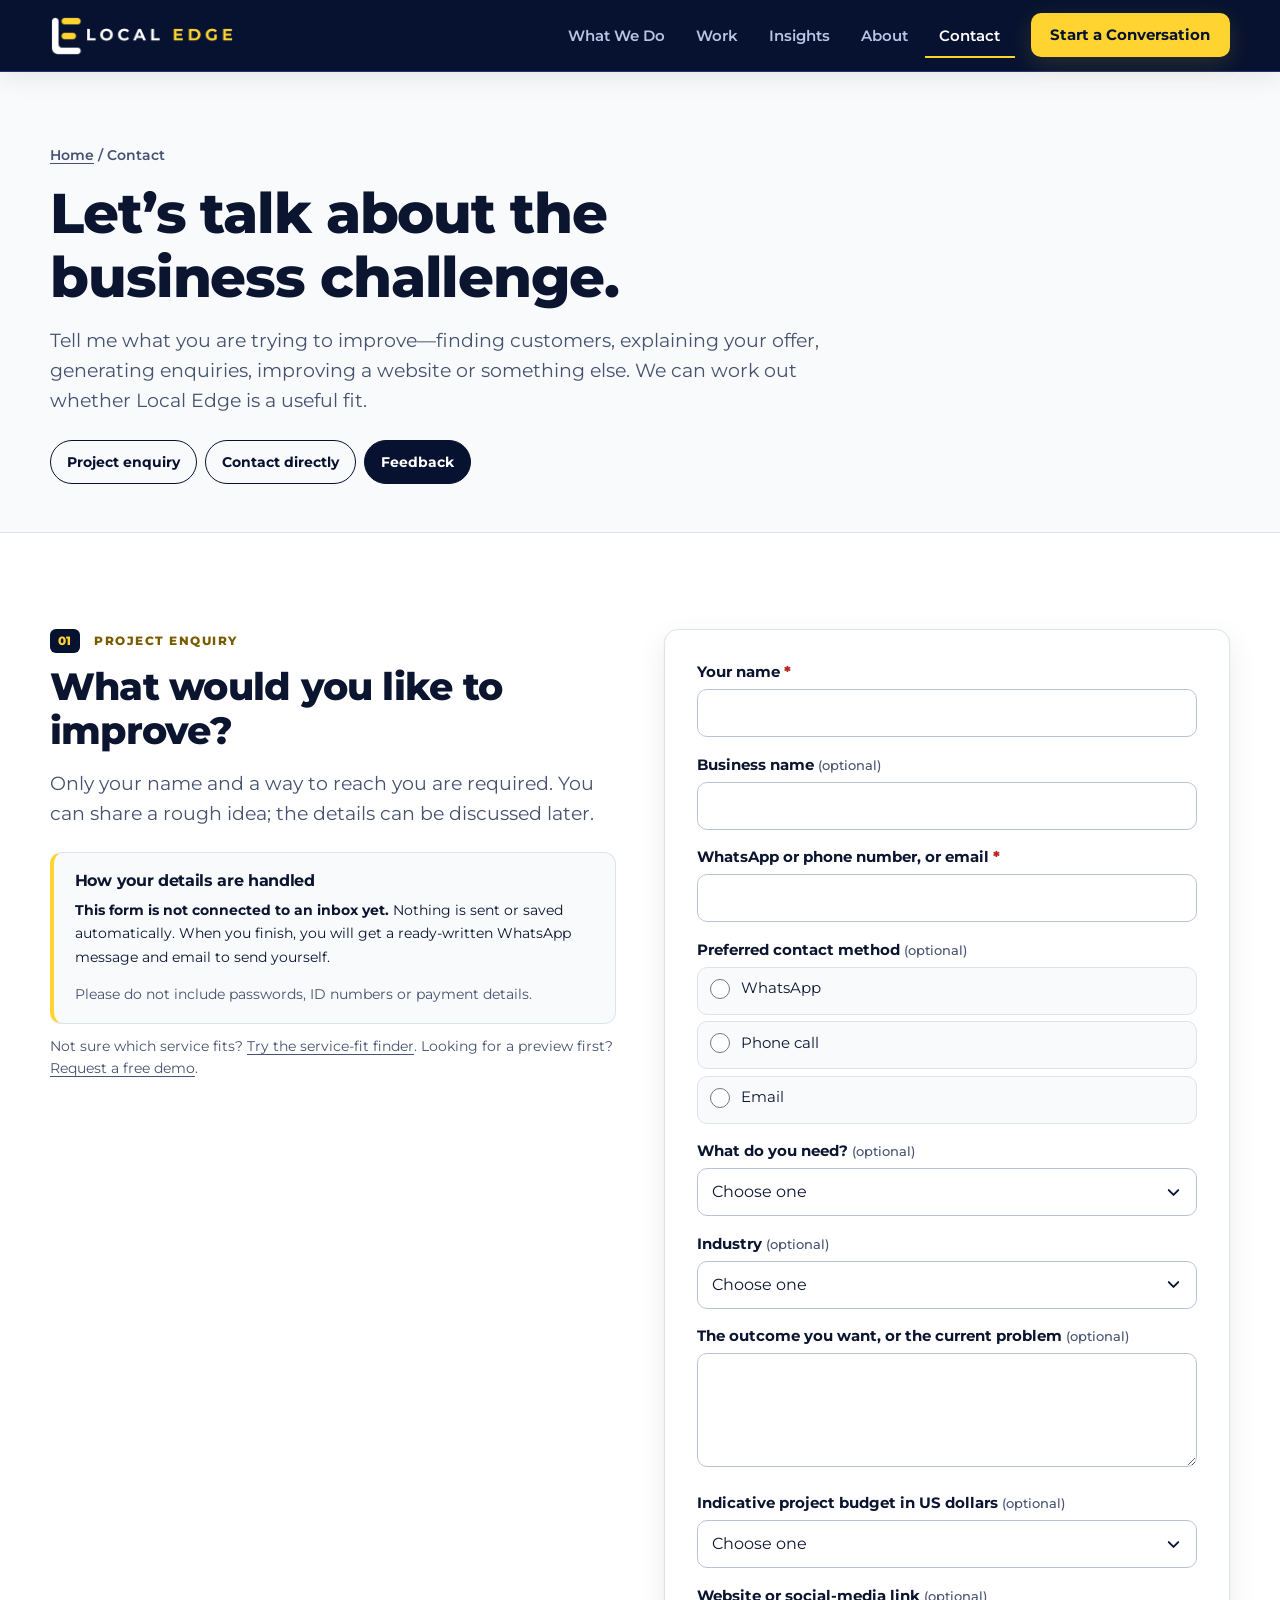
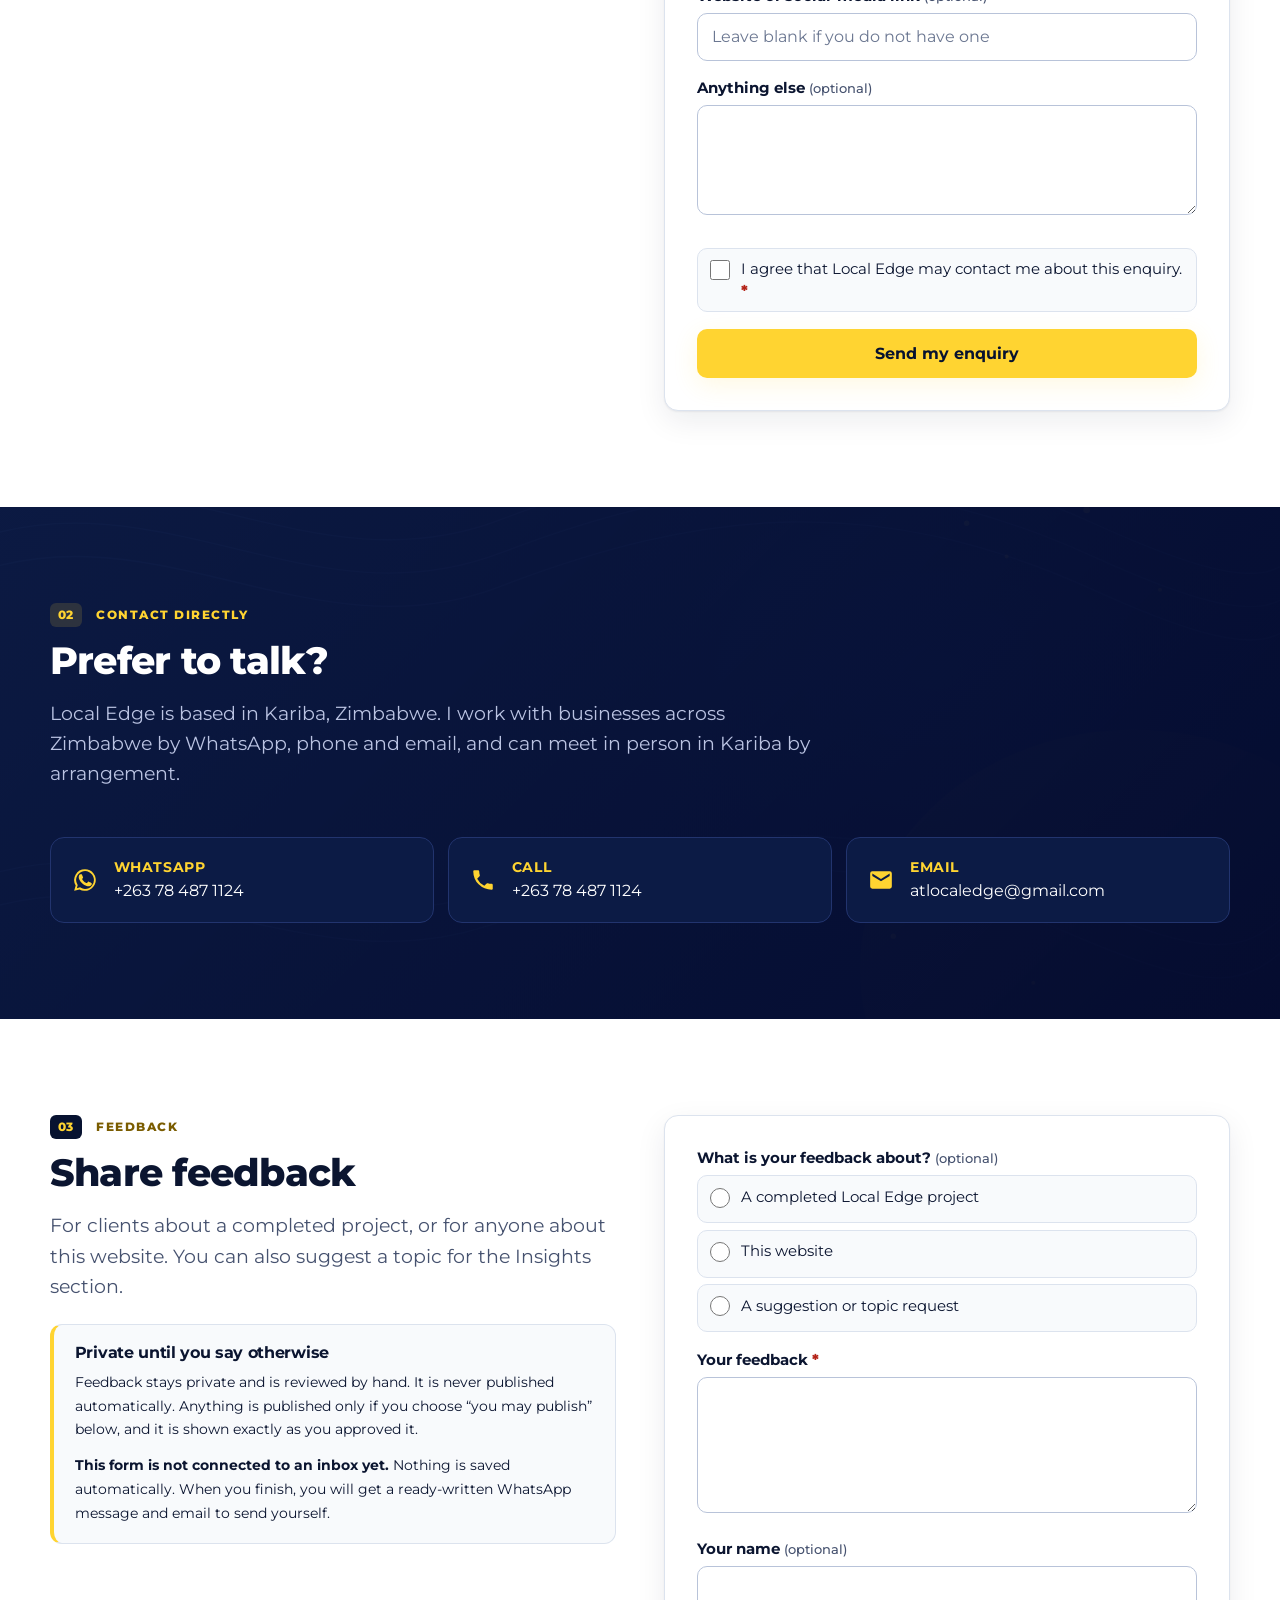
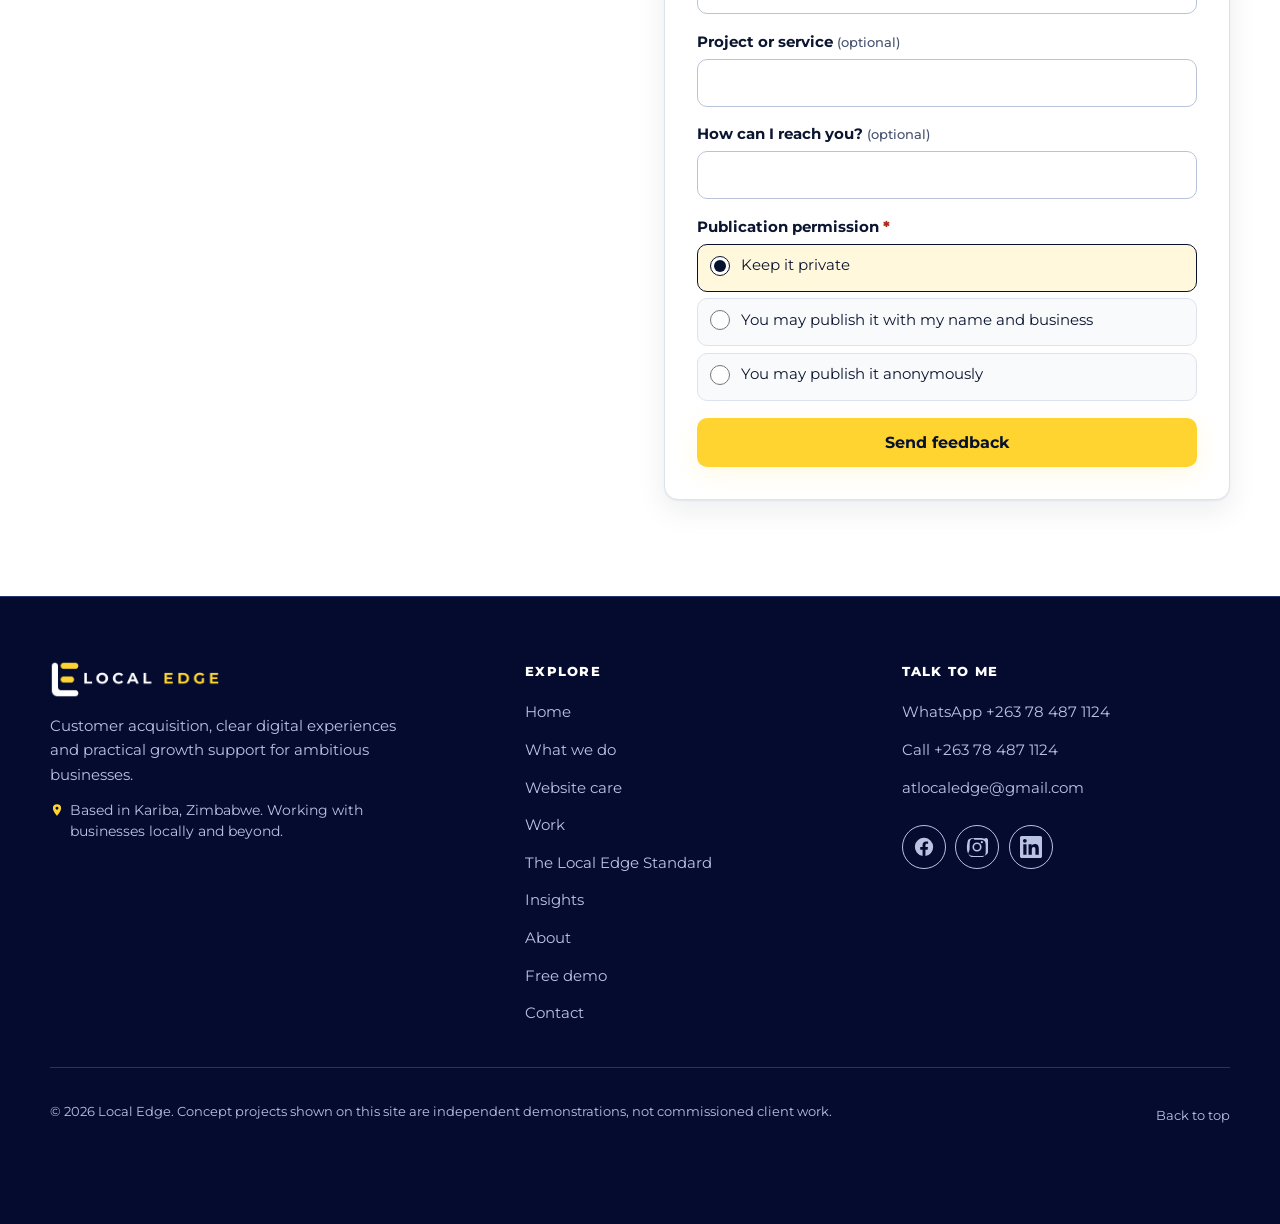
<file: contact.html>
<!DOCTYPE html>
<html lang="en">
<head>
  <meta charset="UTF-8">
  
  <meta name="viewport" content="width=device-width, initial-scale=1.0">
  <script>document.documentElement.className='js'</script>
  <title>Discuss Customer Acquisition &amp; Digital Support | Local Edge</title>
  <meta name="description" content="Discuss customer acquisition, market research, digital presence, outreach or website work with Local Edge in Kariba, Zimbabwe.">
  <link rel="canonical" href="https://local-edge.localedge.workers.dev/contact.html">
  <meta name="theme-color" content="#071230">
  <meta name="author" content="Amazing Tembo">
  
  <meta property="og:type" content="website">
  <meta property="og:site_name" content="Local Edge">
  <meta property="og:locale" content="en_ZW">
  <meta property="og:title" content="Discuss Customer Acquisition &amp; Digital Support | Local Edge">
  <meta property="og:description" content="Discuss customer acquisition, market research, digital presence, outreach or website work with Local Edge in Kariba, Zimbabwe.">
  <meta property="og:url" content="https://local-edge.localedge.workers.dev/contact.html">
  <meta property="og:image" content="https://local-edge.localedge.workers.dev/assets/images/og-local-edge.jpg">
  <meta property="og:image:width" content="1200">
  <meta property="og:image:height" content="630">
  <meta property="og:image:alt" content="Local Edge: customer acquisition, digital experience and business growth support">
  <meta name="twitter:card" content="summary_large_image">
  <meta name="twitter:title" content="Discuss Customer Acquisition &amp; Digital Support | Local Edge">
  <meta name="twitter:description" content="Discuss customer acquisition, market research, digital presence, outreach or website work with Local Edge in Kariba, Zimbabwe.">
  <meta name="twitter:image" content="https://local-edge.localedge.workers.dev/assets/images/og-local-edge.jpg">

  <link rel="icon" type="image/png" href="assets/logo-icon.png">
  <link rel="apple-touch-icon" href="assets/logo-icon.png">

  <script>document.documentElement.classList.add('js');</script>
  <link rel="preconnect" href="https://fonts.googleapis.com">
  <link rel="preconnect" href="https://fonts.gstatic.com" crossorigin>
  <link href="https://fonts.googleapis.com/css2?family=Montserrat:wght@400;500;600;700;800&display=swap" rel="stylesheet">
  <link rel="stylesheet" href="styles.css">
</head>
<body class="page-contact">

  <svg width="0" height="0" style="position:absolute" aria-hidden="true" focusable="false">
    <symbol id="i-facebook" viewBox="0 0 24 24"><path fill="currentColor" d="M22 12a10 10 0 1 0-11.56 9.88v-6.99H7.9V12h2.54V9.8c0-2.5 1.49-3.89 3.77-3.89 1.09 0 2.24.2 2.24.2v2.46h-1.26c-1.24 0-1.63.77-1.63 1.56V12h2.78l-.44 2.89h-2.34v6.99A10 10 0 0 0 22 12z"/></symbol>
    <symbol id="i-instagram" viewBox="0 0 24 24"><path fill="currentColor" d="M12 7a5 5 0 1 0 0 10 5 5 0 0 0 0-10zm0 8.2a3.2 3.2 0 1 1 0-6.4 3.2 3.2 0 0 1 0 6.4zM17.3 5.5a1.2 1.2 0 1 0 0 2.4 1.2 1.2 0 0 0 0-2.4zM12 2.2c-3.2 0-3.6 0-4.8.1-1.3.1-2.1.3-2.9.6a5.9 5.9 0 0 0-2.1 1.4A5.9 5.9 0 0 0 1.8 6.4c-.3.8-.5 1.6-.6 2.9C1.1 10.4 1 10.8 1 12s0 1.6.1 2.8c.1 1.3.3 2.1.6 2.9.3.8.7 1.5 1.4 2.1.6.7 1.3 1.1 2.1 1.4.8.3 1.6.5 2.9.6 1.2.1 1.6.1 4.8.1s3.6 0 4.8-.1c1.3-.1 2.1-.3 2.9-.6a5.9 5.9 0 0 0 2.1-1.4c.7-.6 1.1-1.3 1.4-2.1.3-.8.5-1.6.6-2.9.1-1.2.1-1.6.1-2.8s0-3.6-.1-4.8c-.1-1.3-.3-2.1-.6-2.9a5.9 5.9 0 0 0-1.4-2.1A5.9 5.9 0 0 0 19.7 2.9c-.8-.3-1.6-.5-2.9-.6-1.2-.1-1.6-.1-4.8-.1zm0 1.8c3.1 0 3.5 0 4.7.1 1.1.1 1.7.2 2.1.4.5.2.9.5 1.3.9.4.4.7.8.9 1.3.2.4.3 1 .4 2.1.1 1.2.1 1.6.1 4.7s0 3.5-.1 4.7c-.1 1.1-.2 1.7-.4 2.1-.2.5-.5.9-.9 1.3-.4.4-.8.7-1.3.9-.4.2-1 .3-2.1.4-1.2.1-1.6.1-4.7.1s-3.5 0-4.7-.1c-1.1-.1-1.7-.2-2.1-.4a3.5 3.5 0 0 1-1.3-.9 3.5 3.5 0 0 1-.9-1.3c-.2-.4-.3-1-.4-2.1C4 15.5 4 15.1 4 12s0-3.5.1-4.7c.1-1.1.2-1.7.4-2.1.2-.5.5-.9.9-1.3.4-.4.8-.7 1.3-.9.4-.2 1-.3 2.1-.4C8.5 4 8.9 4 12 4z"/></symbol>
    <symbol id="i-linkedin" viewBox="0 0 24 24"><path fill="currentColor" d="M20.4 20.5h-3.6v-5.6c0-1.3 0-3-1.8-3s-2.1 1.4-2.1 2.9v5.7H9.3V9h3.4v1.6h.1c.5-.9 1.6-1.8 3.4-1.8 3.6 0 4.3 2.4 4.3 5.5v6.2zM5.3 7.4a2.1 2.1 0 1 1 0-4.2 2.1 2.1 0 0 1 0 4.2zM7.1 20.5H3.6V9h3.5v11.5zM22.2 0H1.8C.8 0 0 .8 0 1.7v20.6c0 .9.8 1.7 1.8 1.7h20.4c1 0 1.8-.8 1.8-1.7V1.7C24 .8 23.2 0 22.2 0z"/></symbol>
    <symbol id="i-whatsapp" viewBox="0 0 24 24"><path fill="currentColor" d="M17.5 14.4c-.3-.1-1.7-.8-2-.9-.3-.1-.5-.1-.7.1-.2.3-.8.9-.9 1.1-.2.2-.3.2-.6.1-.3-.1-1.2-.4-2.3-1.4-.8-.8-1.4-1.7-1.6-2-.2-.3 0-.4.1-.6l.4-.5c.1-.1.2-.3.3-.5.1-.2 0-.4 0-.5-.1-.1-.7-1.6-.9-2.2-.2-.6-.5-.5-.7-.5h-.6c-.2 0-.5.1-.8.4-.3.3-1 1-1 2.5s1.1 2.9 1.2 3.1c.1.2 2.1 3.2 5.1 4.5.7.3 1.3.5 1.7.6.7.2 1.4.2 1.9.1.6-.1 1.7-.7 2-1.4.2-.7.2-1.3.2-1.4-.1-.1-.3-.2-.6-.3zM12 2a10 10 0 0 0-8.6 15.1L2 22l5-1.3A10 10 0 1 0 12 2zm0 18.2c-1.5 0-3-.4-4.2-1.2l-.3-.2-3 .8.8-2.9-.2-.3A8.2 8.2 0 1 1 12 20.2z"/></symbol>
    <symbol id="i-check" viewBox="0 0 24 24"><path fill="none" stroke="currentColor" stroke-width="3" stroke-linecap="round" stroke-linejoin="round" d="M5 12.5l4.5 4.5L19 7.5"/></symbol>
    <symbol id="i-phone" viewBox="0 0 24 24"><path fill="currentColor" d="M6.6 10.8a15 15 0 0 0 6.6 6.6l2.2-2.2a1 1 0 0 1 1-.25c1.1.37 2.3.57 3.6.57a1 1 0 0 1 1 1V20a1 1 0 0 1-1 1A17 17 0 0 1 3 4a1 1 0 0 1 1-1h3.5a1 1 0 0 1 1 1c0 1.3.2 2.5.57 3.6a1 1 0 0 1-.25 1z"/></symbol>
    <symbol id="i-mail" viewBox="0 0 24 24"><path fill="currentColor" d="M20 4H4a2 2 0 0 0-2 2v12a2 2 0 0 0 2 2h16a2 2 0 0 0 2-2V6a2 2 0 0 0-2-2zm0 4.2-8 5-8-5V6l8 5 8-5v2.2z"/></symbol>
    <symbol id="i-arrow" viewBox="0 0 24 24"><path fill="none" stroke="currentColor" stroke-width="2.4" stroke-linecap="round" stroke-linejoin="round" d="M5 12h14M13 6l6 6-6 6"/></symbol>
    <symbol id="i-ext" viewBox="0 0 24 24"><path fill="none" stroke="currentColor" stroke-width="2.4" stroke-linecap="round" stroke-linejoin="round" d="M7 17L17 7M9 7h8v8"/></symbol>
    <symbol id="i-pin" viewBox="0 0 24 24"><path fill="currentColor" d="M12 2a7 7 0 0 0-7 7c0 5.2 7 13 7 13s7-7.8 7-13a7 7 0 0 0-7-7zm0 9.5A2.5 2.5 0 1 1 12 6.5a2.5 2.5 0 0 1 0 5z"/></symbol>
    <symbol id="i-link" viewBox="0 0 24 24"><path fill="none" stroke="currentColor" stroke-width="2.2" stroke-linecap="round" stroke-linejoin="round" d="M10 14a4 4 0 0 0 5.7 0l3-3a4 4 0 0 0-5.7-5.7l-1 1M14 10a4 4 0 0 0-5.7 0l-3 3A4 4 0 0 0 11 18.7l1-1"/></symbol>
  </svg>

  <a class="skip-link" href="#main">Skip to content</a>

  <header class="site-header">
    <div class="container nav">
      <a href="index.html" class="brand" aria-label="Local Edge, home">
        <img src="assets/logo-horizontal.png" alt="Local Edge" width="190" height="41">
      </a>

      <button class="nav-toggle" id="navToggle" type="button" aria-expanded="false" aria-controls="navPanel" aria-label="Open menu">
        <span class="bars" aria-hidden="true"><i></i><i></i><i></i></span>
      </button>
      <div class="nav-backdrop" id="navBackdrop" hidden></div>

      <nav class="nav-panel" id="navPanel" aria-label="Main navigation">
        <ul class="nav-links">
          <li><a href="services.html">What We Do</a></li>
          <li><a href="work.html">Work</a></li>
          <li><a href="insights.html">Insights</a></li>
          <li><a href="journey.html">About</a></li>
          <li><a href="contact.html" aria-current="page">Contact</a></li>
        </ul>
        <a class="btn btn-gold btn-sm nav-cta" href="contact.html">Start a Conversation</a>
      </nav>
    </div>
  </header>

  <main id="main">

    <span id="top"></span>
    <section class="page-hero" aria-labelledby="pg-title">
      <div class="container">
        <p class="crumbs"><a href="index.html">Home</a> / Contact</p>
        <h1 id="pg-title">Let’s talk about the business challenge.</h1>
        <p class="lead">Tell me what you are trying to improve—finding customers, explaining your offer, generating enquiries, improving a website or something else. We can work out whether Local Edge is a useful fit.</p>
        <ul class="jump" aria-label="On this page">
          <li><a href="#enquiry">Project enquiry</a></li>
          <li><a href="#direct">Contact directly</a></li>
          <li><a href="#feedback">Feedback</a></li>
        </ul>
      </div>
    </section>

    <section class="section section--light" id="enquiry" aria-labelledby="enq-title">
      <div class="container form-layout">
        <div class="form-side">
          <p class="kicker"><span>01</span> Project enquiry</p>
          <h2 id="enq-title">What would you like to improve?</h2>
          <p class="lead">Only your name and a way to reach you are required. You can share a rough idea; the details can be discussed later.</p>
          <div class="handling">
            <h3>How your details are handled</h3>
            <p data-when="fallback"><strong>This form is not connected to an inbox yet.</strong> Nothing is sent or saved automatically. When you finish, you will get a ready-written WhatsApp message and email to send yourself.</p>
            <p data-when="connected" hidden>When you send this form, your answers are delivered to Local Edge by email through a third-party form service (Formspree), which processes and may store the submission under its own terms. Your details are used to reply to your enquiry.</p>
            <p class="fine">Please do not include passwords, ID numbers or payment details.</p>
          </div>
          <p class="finder-hint" data-finder-hint hidden></p>
          <p class="fine">Not sure which service fits? <a href="services.html#finder">Try the service-fit finder</a>. Looking for a preview first? <a href="demo.html">Request a free demo</a>.</p>
        </div>

        <form class="form form--light" data-form="enquiry" data-wa-intro="Project enquiry" data-subject="Business growth enquiry (Local Edge)" novalidate>
          <noscript><p class="fine">This form needs JavaScript. Please <a href="https://wa.me/263784871124?text=Hello%20Local%20Edge%2C%20I&#x27;d%20like%20to%20discuss%20a%20business%20growth%20project">WhatsApp</a> or <a href="mailto:atlocaledge@gmail.com">email</a> instead.</p></noscript>

          <div class="field">
            <label for="e-name">Your name <span class="req" aria-hidden="true">*</span></label>
            <input id="e-name" name="name" data-label="Name" type="text" autocomplete="name" required aria-describedby="e-name-err" data-msg="Please enter your name.">
            <p class="err" id="e-name-err"></p>
          </div>

          <div class="field">
            <label for="e-business">Business name <span class="opt-t">(optional)</span></label>
            <input id="e-business" name="business" data-label="Business" type="text" autocomplete="organization">
          </div>

          <div class="field">
            <label for="e-contact">WhatsApp or phone number, or email <span class="req" aria-hidden="true">*</span></label>
            <input id="e-contact" name="contact" data-label="Contact" type="text" autocomplete="off" required data-rule="contact" aria-describedby="e-contact-err" data-msg="Enter a phone or WhatsApp number, or an email address.">
            <p class="err" id="e-contact-err"></p>
          </div>

          <fieldset class="field">
            <legend>Preferred contact method <span class="opt-t">(optional)</span></legend>
            <label class="opt"><input type="radio" name="contact_method" value="WhatsApp" data-label="Preferred contact method"> <span>WhatsApp</span></label>
            <label class="opt"><input type="radio" name="contact_method" value="Phone call" data-label="Preferred contact method"> <span>Phone call</span></label>
            <label class="opt"><input type="radio" name="contact_method" value="Email" data-label="Preferred contact method"> <span>Email</span></label>
          </fieldset>

          <div class="field">
            <label for="e-service">What do you need? <span class="opt-t">(optional)</span></label>
            <select id="e-service" name="service" data-label="Service">
              <option value="">Choose one</option>
              <option value="acquisition">Customer acquisition or lead generation support</option>
              <option value="research">Market or customer research</option>
              <option value="outreach">Sales outreach or partnership development</option>
              <option value="content">Content or campaign support</option>
              <option value="new">A new website or landing page</option>
              <option value="improve">Improving an existing website</option>
              <option value="hospitality">A hospitality website</option>
              <option value="care">Website care or ongoing digital support</option>
              <option value="unsure">Not sure yet</option>
            </select>
          </div>

          <div class="field">
            <label for="e-industry">Industry <span class="opt-t">(optional)</span></label>
            <select id="e-industry" name="industry" data-label="Industry">
              <option value="">Choose one</option>
              <option>Lodge, hotel, camp or resort</option>
              <option>Tour or activity operator</option>
              <option>Restaurant or cafe</option>
              <option>Solar, electrical or trades</option>
              <option>Contractor or builder</option>
              <option>Shop or retail</option>
              <option>Other service business</option>
              <option>Something else</option>
            </select>
          </div>

          <div class="field">
            <label for="e-message">The outcome you want, or the current problem <span class="opt-t">(optional)</span></label>
            <textarea id="e-message" name="message" data-label="Outcome or problem" rows="4"></textarea>
          </div>

          <div class="field">
            <label for="e-budget">Indicative project budget in US dollars <span class="opt-t">(optional)</span></label>
            <select id="e-budget" name="budget" data-label="Indicative budget">
              <option value="">Choose one</option>
              <option>Not sure yet</option>
              <option>Under $250</option>
              <option>$250 to $500</option>
              <option>$500 to $1,000</option>
              <option>$1,000 or more</option>
              <option>Prefer to discuss first</option>
            </select>
          </div>

          <div class="field">
            <label for="e-link">Website or social-media link <span class="opt-t">(optional)</span></label>
            <input id="e-link" name="link" data-label="Existing link" type="text" inputmode="url" autocomplete="url" data-rule="url" aria-describedby="e-link-err" placeholder="Leave blank if you do not have one" data-msg="That does not look like a web address. You can leave it blank.">
            <p class="err" id="e-link-err"></p>
          </div>

          <div class="field">
            <label for="e-extra">Anything else <span class="opt-t">(optional)</span></label>
            <textarea id="e-extra" name="extra" data-label="Extra context" rows="3"></textarea>
          </div>

          <div class="field field--consent">
            <label class="opt"><input type="checkbox" name="consent" value="Yes" data-label="Consent to be contacted" required aria-describedby="e-consent-err"> <span>I agree that Local Edge may contact me about this enquiry. <span class="req" aria-hidden="true">*</span></span></label>
            <p class="err" id="e-consent-err" data-msg="Please tick this box so I know I may contact you."></p>
          </div>

          <input type="text" name="_gotcha" tabindex="-1" autocomplete="off" class="hp" aria-hidden="true">

          <button class="btn btn-gold btn-block" type="submit">Send my enquiry</button>
          <div class="form-status" data-form-status role="status" aria-live="polite"></div>
        </form>
      </div>
    </section>

    <section class="section section--navy" id="direct" aria-labelledby="direct-title">
      <div class="container">
        <div class="sec-head">
          <p class="kicker"><span>02</span> Contact directly</p>
          <h2 id="direct-title">Prefer to talk?</h2>
          <p class="lead">Local Edge is based in Kariba, Zimbabwe. I work with businesses across Zimbabwe by WhatsApp, phone and email, and can meet in person in Kariba by arrangement.</p>
        </div>
        <div class="direct-grid">
          <a class="direct-card" href="https://wa.me/263784871124?text=Hello%20Local%20Edge%2C%20I&#x27;d%20like%20to%20discuss%20a%20business%20growth%20project" target="_blank" rel="noopener noreferrer"><svg width="26" height="26" aria-hidden="true"><use href="#i-whatsapp"/></svg><span><strong>WhatsApp</strong>+263 78 487 1124</span></a>
          <a class="direct-card" href="tel:+263784871124"><svg width="26" height="26" aria-hidden="true"><use href="#i-phone"/></svg><span><strong>Call</strong>+263 78 487 1124</span></a>
          <a class="direct-card" href="mailto:atlocaledge@gmail.com"><svg width="26" height="26" aria-hidden="true"><use href="#i-mail"/></svg><span><strong>Email</strong>atlocaledge@gmail.com</span></a>
        </div>
      </div>
    </section>

    <section class="section section--light" id="feedback" aria-labelledby="fb-title">
      <div class="container form-layout">
        <div class="form-side">
          <p class="kicker"><span>03</span> Feedback</p>
          <h2 id="fb-title">Share feedback</h2>
          <p class="lead">For clients about a completed project, or for anyone about this website. You can also suggest a topic for the Insights section.</p>
          <div class="handling">
            <h3>Private until you say otherwise</h3>
            <p>Feedback stays private and is reviewed by hand. It is never published automatically. Anything is published only if you choose &ldquo;you may publish&rdquo; below, and it is shown exactly as you approved it.</p>
            <p data-when="fallback"><strong>This form is not connected to an inbox yet.</strong> Nothing is saved automatically. When you finish, you will get a ready-written WhatsApp message and email to send yourself.</p>
            <p data-when="connected" hidden>When you send this form, your answers are delivered to Local Edge by email through a third-party form service (Formspree), which processes and may store the submission under its own terms.</p>
          </div>
        </div>

        <form class="form form--light" data-form="feedback" data-wa-intro="Feedback" data-subject="Feedback (Local Edge website)" novalidate>
          <noscript><p class="fine">This form needs JavaScript. Please <a href="https://wa.me/263784871124?text=Hello%20Local%20Edge%2C%20I&#x27;d%20like%20to%20share%20some%20feedback">WhatsApp</a> or <a href="mailto:atlocaledge@gmail.com">email</a> instead.</p></noscript>

          <fieldset class="field">
            <legend>What is your feedback about? <span class="opt-t">(optional)</span></legend>
            <label class="opt"><input type="radio" name="topic" value="A completed project" data-label="About"> <span>A completed Local Edge project</span></label>
            <label class="opt"><input type="radio" name="topic" value="This website" data-label="About"> <span>This website</span></label>
            <label class="opt"><input type="radio" name="topic" value="A suggestion" data-label="About"> <span>A suggestion or topic request</span></label>
          </fieldset>

          <div class="field">
            <label for="f-feedback">Your feedback <span class="req" aria-hidden="true">*</span></label>
            <textarea id="f-feedback" name="feedback" data-label="Feedback" rows="5" required aria-describedby="f-feedback-err" data-msg="Please write your feedback."></textarea>
            <p class="err" id="f-feedback-err"></p>
          </div>

          <div class="field">
            <label for="f-name">Your name <span class="opt-t">(optional)</span></label>
            <input id="f-name" name="name" data-label="Name" type="text" autocomplete="name">
          </div>

          <div class="field">
            <label for="f-project">Project or service <span class="opt-t">(optional)</span></label>
            <input id="f-project" name="project" data-label="Project or service" type="text">
          </div>

          <div class="field">
            <label for="f-contact">How can I reach you? <span class="opt-t">(optional)</span></label>
            <input id="f-contact" name="contact" data-label="Contact" type="text" autocomplete="off" data-rule="contact" aria-describedby="f-contact-err" data-msg="Enter a phone or WhatsApp number, or an email address, or leave it blank.">
            <p class="err" id="f-contact-err"></p>
          </div>

          <fieldset class="field">
            <legend>Publication permission <span class="req" aria-hidden="true">*</span></legend>
            <label class="opt"><input type="radio" name="permission" value="Keep private" data-label="Permission to publish" checked> <span>Keep it private</span></label>
            <label class="opt"><input type="radio" name="permission" value="May publish with my name and business" data-label="Permission to publish"> <span>You may publish it with my name and business</span></label>
            <label class="opt"><input type="radio" name="permission" value="May publish anonymously" data-label="Permission to publish"> <span>You may publish it anonymously</span></label>
          </fieldset>

          <input type="text" name="_gotcha" tabindex="-1" autocomplete="off" class="hp" aria-hidden="true">

          <button class="btn btn-gold btn-block" type="submit">Send feedback</button>
          <div class="form-status" data-form-status role="status" aria-live="polite"></div>
        </form>
      </div>
    </section>

  </main>

  <footer class="site-footer">
    <div class="container footer-grid">
      <div class="foot-brand">
        <img src="assets/logo-horizontal.png" alt="Local Edge" width="170" height="37" loading="lazy">
        <p>Customer acquisition, clear digital experiences and practical growth support for ambitious businesses.</p>
        <p class="small"><svg width="14" height="14" aria-hidden="true"><use href="#i-pin"/></svg> Based in Kariba, Zimbabwe. Working with businesses locally and beyond.</p>
      </div>
      <nav aria-label="Footer navigation">
        <p class="foot-h">Explore</p>
        <ul class="foot-links">
          <li><a href="index.html">Home</a></li>
          <li><a href="services.html">What we do</a></li>
          <li><a href="services.html#care">Website care</a></li>
          <li><a href="work.html">Work</a></li>
          <li><a href="standard.html">The Local Edge Standard</a></li>
          <li><a href="insights.html">Insights</a></li>
          <li><a href="journey.html">About</a></li>
          <li><a href="demo.html">Free demo</a></li>
          <li><a href="contact.html">Contact</a></li>
        </ul>
      </nav>
      <div>
        <p class="foot-h">Talk to me</p>
        <ul class="foot-contact">
          <li><a href="https://wa.me/263784871124?text=Hello%20Local%20Edge%2C%20I&#x27;d%20like%20to%20discuss%20a%20business%20growth%20opportunity" target="_blank" rel="noopener noreferrer">WhatsApp +263 78 487 1124</a></li>
          <li><a href="tel:+263784871124">Call +263 78 487 1124</a></li>
          <li><a href="mailto:atlocaledge@gmail.com">atlocaledge@gmail.com</a></li>
        </ul>
        <div class="socials" aria-label="Social media links">
          <a href="https://www.facebook.com/profile.php?id=61580444944918" target="_blank" rel="noopener noreferrer" aria-label="Local Edge on Facebook"><svg width="22" height="22"><use href="#i-facebook"/></svg></a>
          <a href="https://www.instagram.com/itzama_zing" target="_blank" rel="noopener noreferrer" aria-label="Instagram"><svg width="22" height="22"><use href="#i-instagram"/></svg></a>
          <a href="https://www.linkedin.com/in/amazing-tembo-409262381" target="_blank" rel="noopener noreferrer" aria-label="Amazing Tembo on LinkedIn"><svg width="22" height="22"><use href="#i-linkedin"/></svg></a>
        </div>
      </div>
    </div>
    <div class="container foot-bottom">
      <p>&copy; <span id="year">2026</span> Local Edge. Concept projects shown on this site are independent demonstrations, not commissioned client work.</p>
      <p><a href="#top">Back to top</a></p>
    </div>
  </footer>

  <a class="wa-float" data-wa-float href="https://wa.me/263784871124?text=Hello%20Local%20Edge%2C%20I&#x27;d%20like%20to%20discuss%20a%20business%20growth%20opportunity" target="_blank" rel="noopener noreferrer" aria-label="Chat on WhatsApp">
    <svg width="28" height="28" aria-hidden="true"><use href="#i-whatsapp"/></svg>
  </a>

  <script src="site-config.js"></script>
  <script src="script.js"></script>
</body>
</html>
</file>
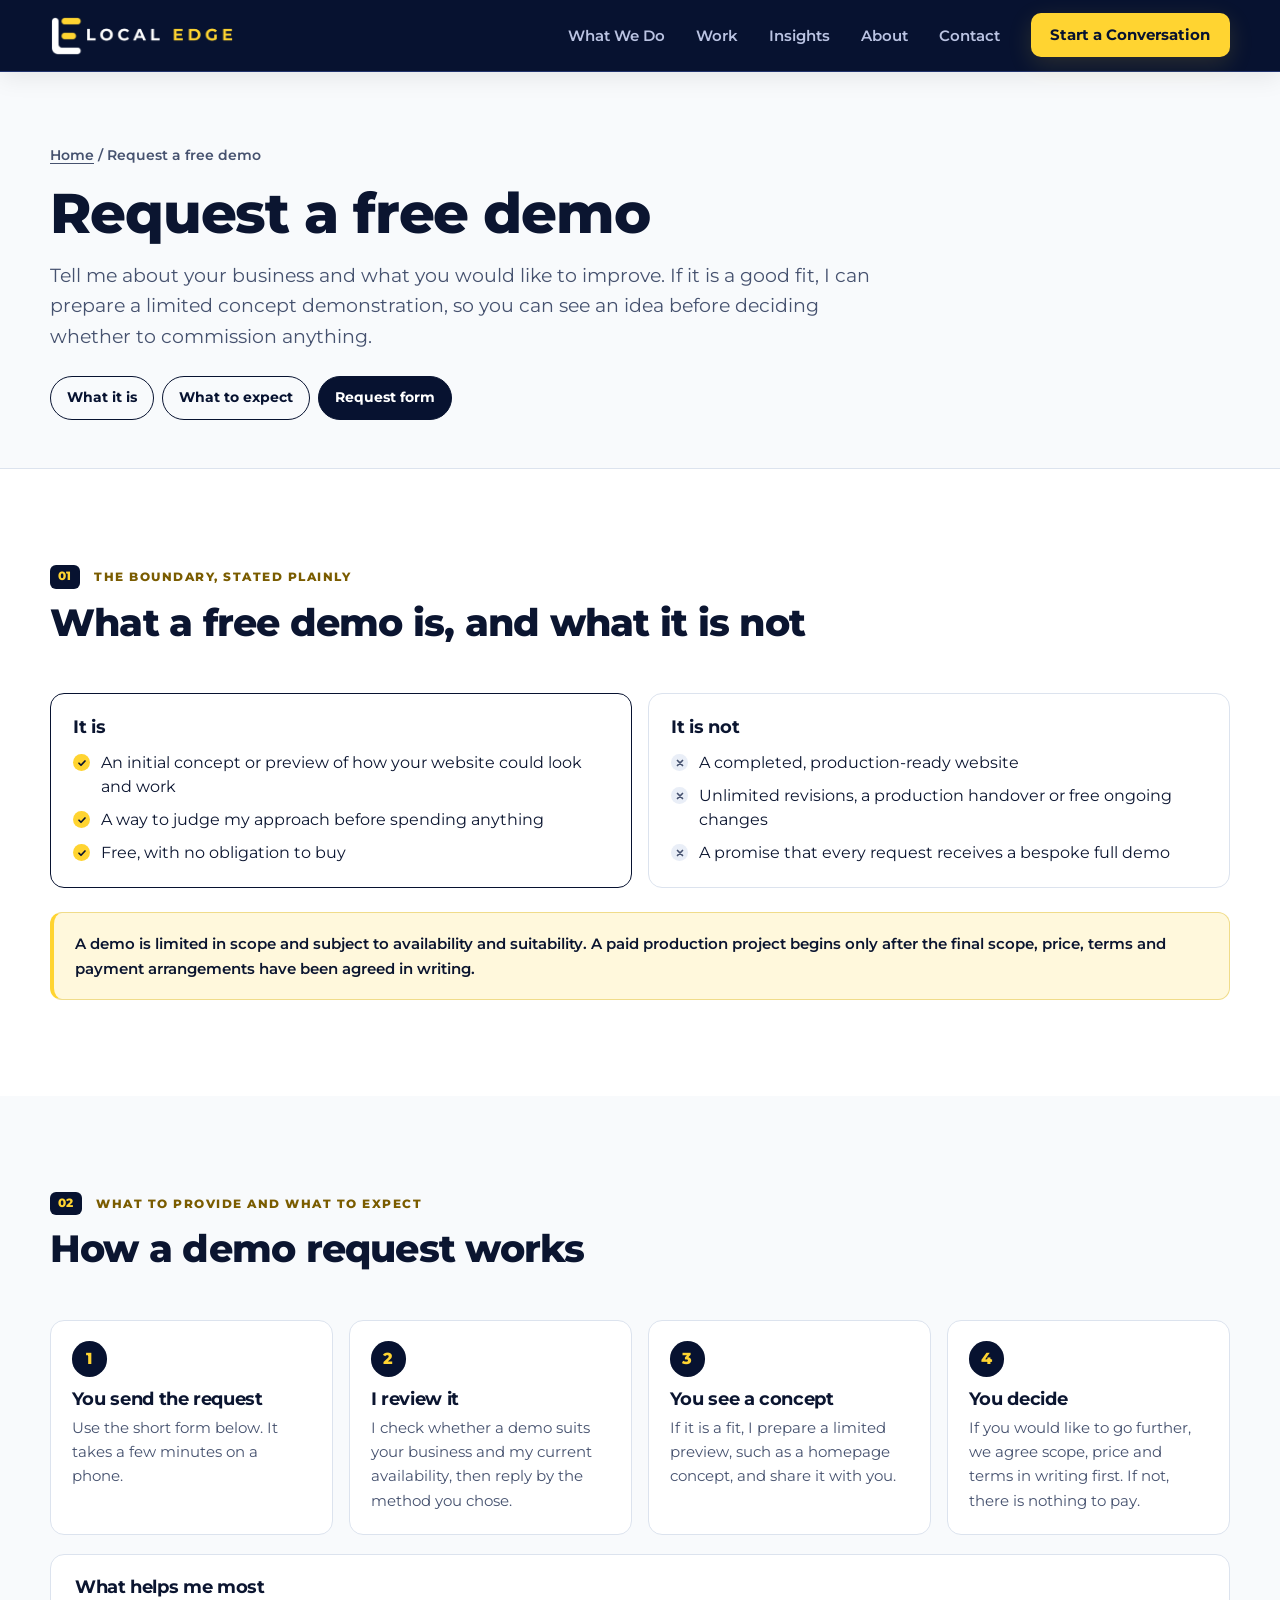
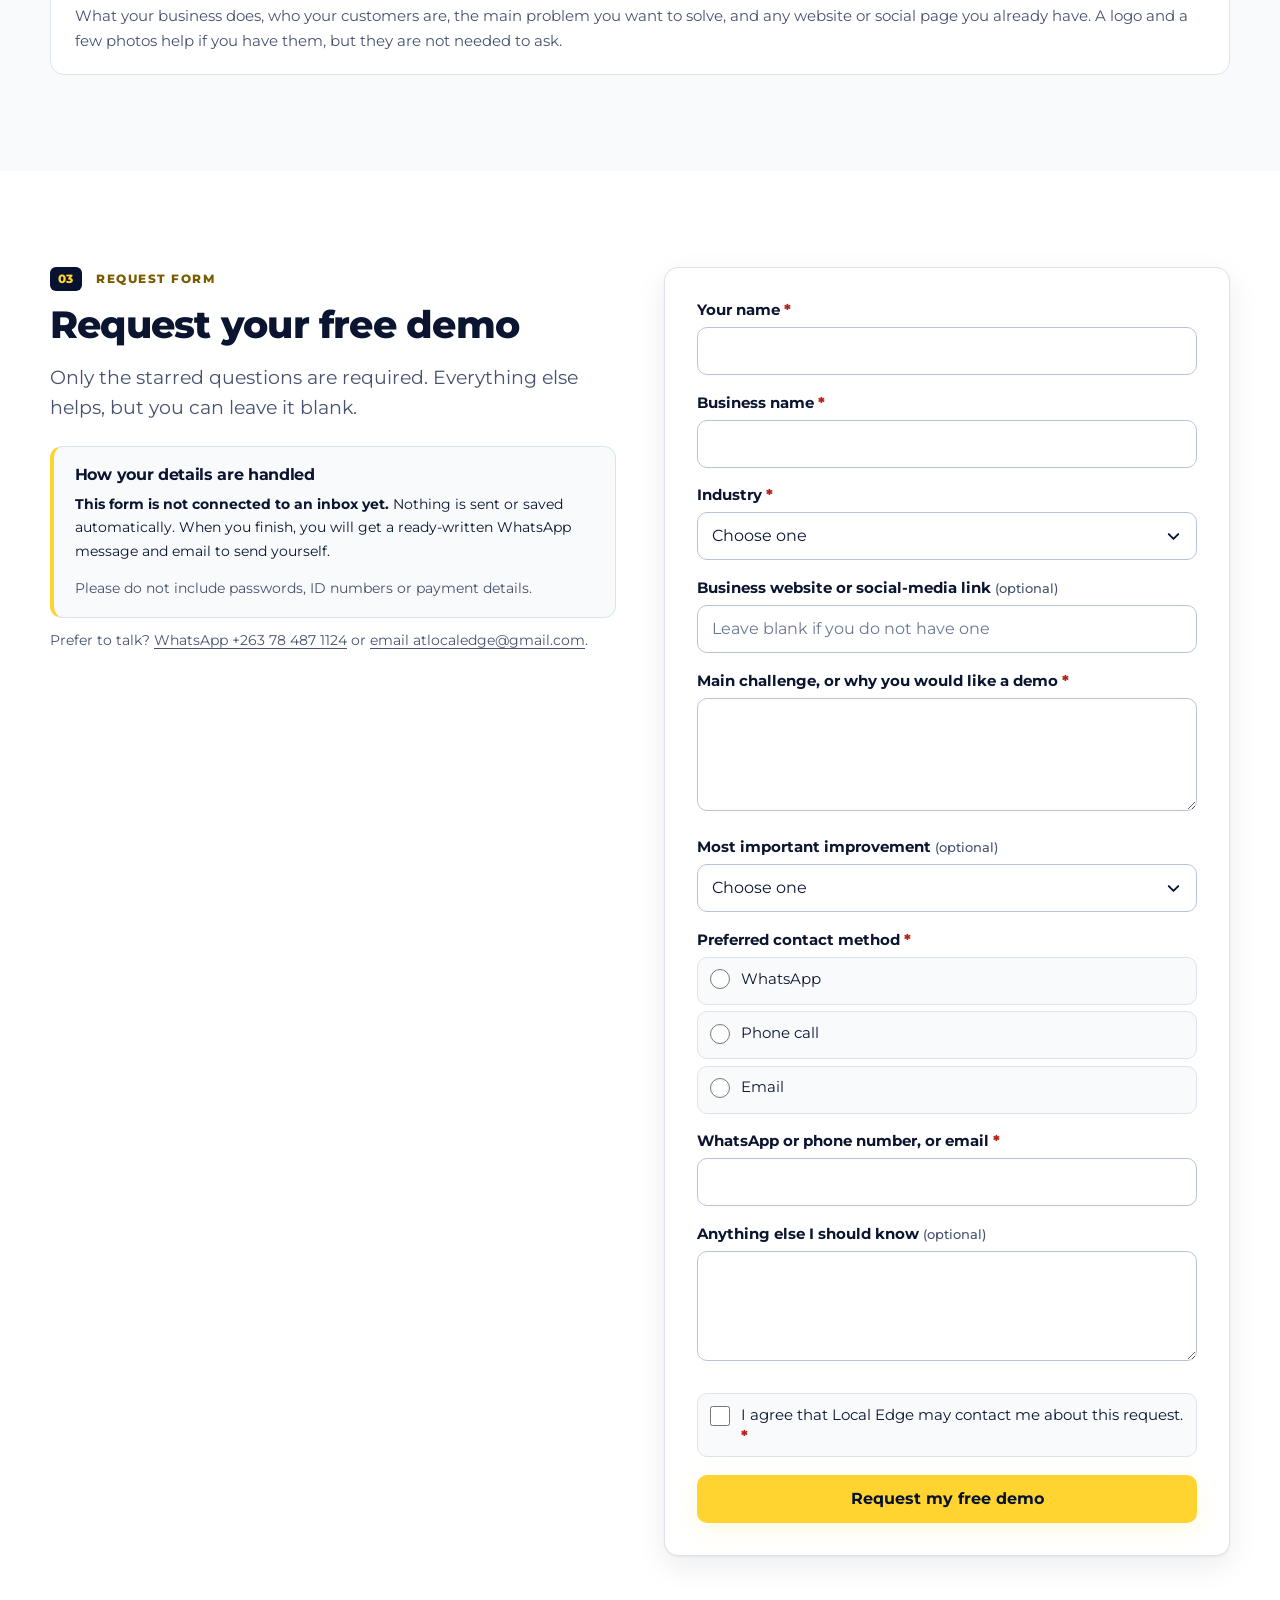
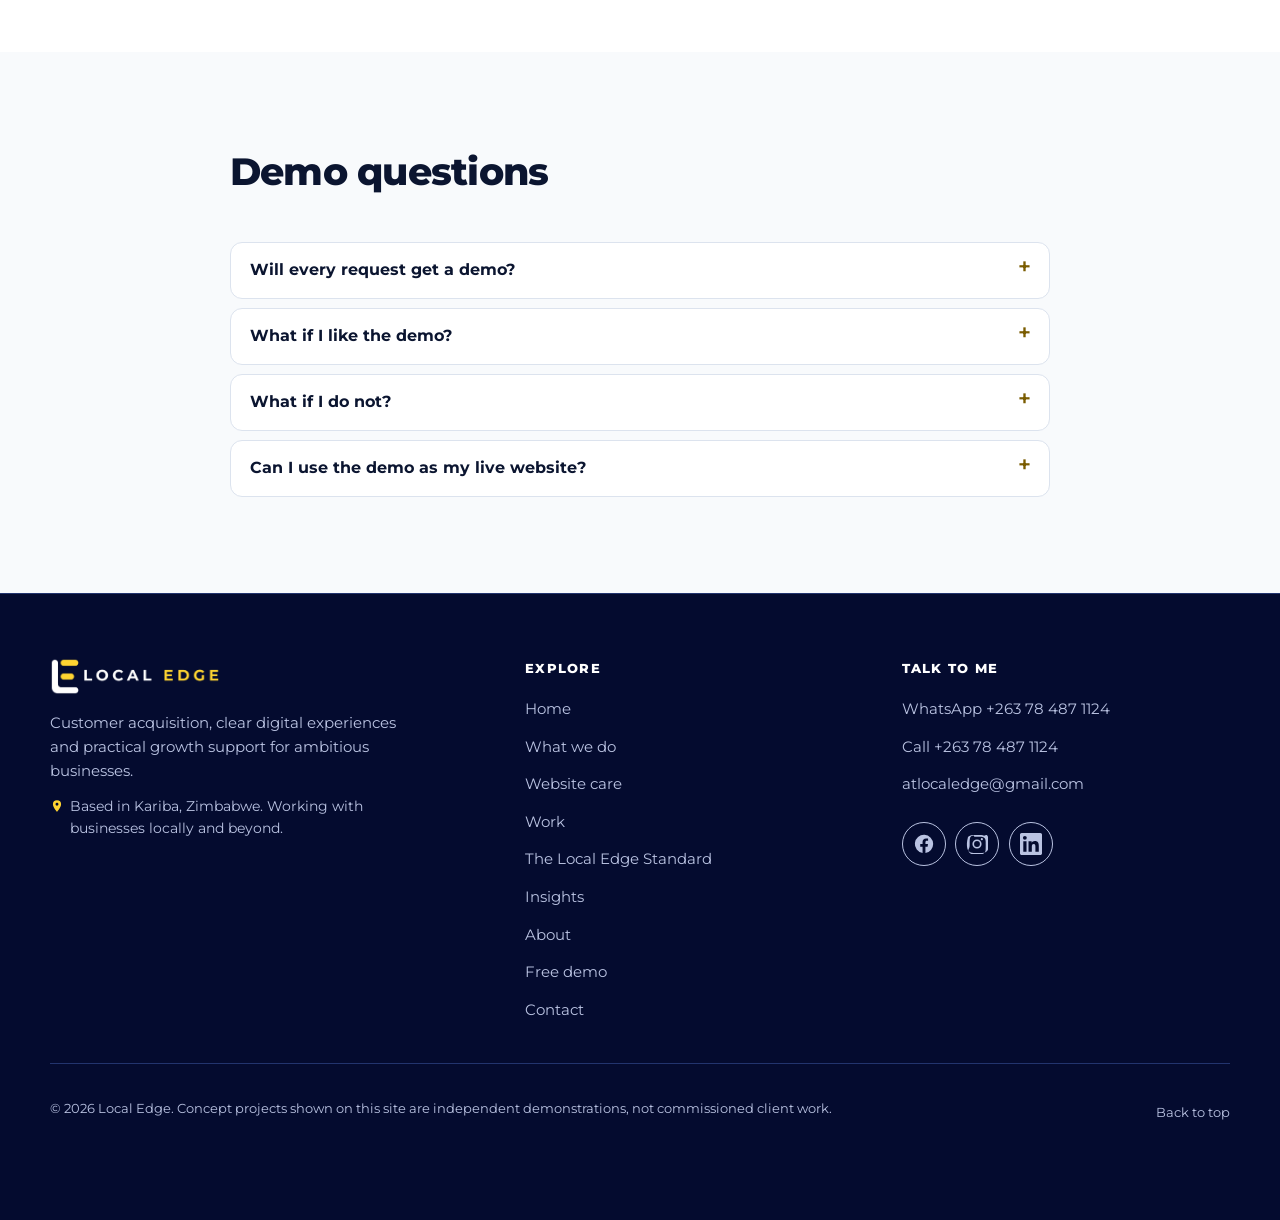
<file: demo.html>
<!DOCTYPE html>
<html lang="en">
<head>
  <meta charset="UTF-8">
  
  <meta name="viewport" content="width=device-width, initial-scale=1.0">
  <script>document.documentElement.className='js'</script>
  <title>Request a Free Demo | Local Edge</title>
  <meta name="description" content="Ask Local Edge for a limited, no-obligation concept demonstration of your website idea. What a free demo is, what it is not, what to provide and what to expect.">
  <link rel="canonical" href="https://local-edge.localedge.workers.dev/demo.html">
  <meta name="theme-color" content="#071230">
  <meta name="author" content="Amazing Tembo">
  
  <meta property="og:type" content="website">
  <meta property="og:site_name" content="Local Edge">
  <meta property="og:locale" content="en_ZW">
  <meta property="og:title" content="Request a Free Demo | Local Edge">
  <meta property="og:description" content="Ask Local Edge for a limited, no-obligation concept demonstration of your website idea. What a free demo is, what it is not, what to provide and what to expect.">
  <meta property="og:url" content="https://local-edge.localedge.workers.dev/demo.html">
  <meta property="og:image" content="https://local-edge.localedge.workers.dev/assets/images/og-local-edge.jpg">
  <meta property="og:image:width" content="1200">
  <meta property="og:image:height" content="630">
  <meta property="og:image:alt" content="Local Edge: customer acquisition, digital experience and business growth support">
  <meta name="twitter:card" content="summary_large_image">
  <meta name="twitter:title" content="Request a Free Demo | Local Edge">
  <meta name="twitter:description" content="Ask Local Edge for a limited, no-obligation concept demonstration of your website idea. What a free demo is, what it is not, what to provide and what to expect.">
  <meta name="twitter:image" content="https://local-edge.localedge.workers.dev/assets/images/og-local-edge.jpg">

  <link rel="icon" type="image/png" href="assets/logo-icon.png">
  <link rel="apple-touch-icon" href="assets/logo-icon.png">

  <script>document.documentElement.classList.add('js');</script>
  <link rel="preconnect" href="https://fonts.googleapis.com">
  <link rel="preconnect" href="https://fonts.gstatic.com" crossorigin>
  <link href="https://fonts.googleapis.com/css2?family=Montserrat:wght@400;500;600;700;800&display=swap" rel="stylesheet">
  <link rel="stylesheet" href="styles.css">
</head>
<body class="page-home">

  <svg width="0" height="0" style="position:absolute" aria-hidden="true" focusable="false">
    <symbol id="i-facebook" viewBox="0 0 24 24"><path fill="currentColor" d="M22 12a10 10 0 1 0-11.56 9.88v-6.99H7.9V12h2.54V9.8c0-2.5 1.49-3.89 3.77-3.89 1.09 0 2.24.2 2.24.2v2.46h-1.26c-1.24 0-1.63.77-1.63 1.56V12h2.78l-.44 2.89h-2.34v6.99A10 10 0 0 0 22 12z"/></symbol>
    <symbol id="i-instagram" viewBox="0 0 24 24"><path fill="currentColor" d="M12 7a5 5 0 1 0 0 10 5 5 0 0 0 0-10zm0 8.2a3.2 3.2 0 1 1 0-6.4 3.2 3.2 0 0 1 0 6.4zM17.3 5.5a1.2 1.2 0 1 0 0 2.4 1.2 1.2 0 0 0 0-2.4zM12 2.2c-3.2 0-3.6 0-4.8.1-1.3.1-2.1.3-2.9.6a5.9 5.9 0 0 0-2.1 1.4A5.9 5.9 0 0 0 1.8 6.4c-.3.8-.5 1.6-.6 2.9C1.1 10.4 1 10.8 1 12s0 1.6.1 2.8c.1 1.3.3 2.1.6 2.9.3.8.7 1.5 1.4 2.1.6.7 1.3 1.1 2.1 1.4.8.3 1.6.5 2.9.6 1.2.1 1.6.1 4.8.1s3.6 0 4.8-.1c1.3-.1 2.1-.3 2.9-.6a5.9 5.9 0 0 0 2.1-1.4c.7-.6 1.1-1.3 1.4-2.1.3-.8.5-1.6.6-2.9.1-1.2.1-1.6.1-2.8s0-3.6-.1-4.8c-.1-1.3-.3-2.1-.6-2.9a5.9 5.9 0 0 0-1.4-2.1A5.9 5.9 0 0 0 19.7 2.9c-.8-.3-1.6-.5-2.9-.6-1.2-.1-1.6-.1-4.8-.1zm0 1.8c3.1 0 3.5 0 4.7.1 1.1.1 1.7.2 2.1.4.5.2.9.5 1.3.9.4.4.7.8.9 1.3.2.4.3 1 .4 2.1.1 1.2.1 1.6.1 4.7s0 3.5-.1 4.7c-.1 1.1-.2 1.7-.4 2.1-.2.5-.5.9-.9 1.3-.4.4-.8.7-1.3.9-.4.2-1 .3-2.1.4-1.2.1-1.6.1-4.7.1s-3.5 0-4.7-.1c-1.1-.1-1.7-.2-2.1-.4a3.5 3.5 0 0 1-1.3-.9 3.5 3.5 0 0 1-.9-1.3c-.2-.4-.3-1-.4-2.1C4 15.5 4 15.1 4 12s0-3.5.1-4.7c.1-1.1.2-1.7.4-2.1.2-.5.5-.9.9-1.3.4-.4.8-.7 1.3-.9.4-.2 1-.3 2.1-.4C8.5 4 8.9 4 12 4z"/></symbol>
    <symbol id="i-linkedin" viewBox="0 0 24 24"><path fill="currentColor" d="M20.4 20.5h-3.6v-5.6c0-1.3 0-3-1.8-3s-2.1 1.4-2.1 2.9v5.7H9.3V9h3.4v1.6h.1c.5-.9 1.6-1.8 3.4-1.8 3.6 0 4.3 2.4 4.3 5.5v6.2zM5.3 7.4a2.1 2.1 0 1 1 0-4.2 2.1 2.1 0 0 1 0 4.2zM7.1 20.5H3.6V9h3.5v11.5zM22.2 0H1.8C.8 0 0 .8 0 1.7v20.6c0 .9.8 1.7 1.8 1.7h20.4c1 0 1.8-.8 1.8-1.7V1.7C24 .8 23.2 0 22.2 0z"/></symbol>
    <symbol id="i-whatsapp" viewBox="0 0 24 24"><path fill="currentColor" d="M17.5 14.4c-.3-.1-1.7-.8-2-.9-.3-.1-.5-.1-.7.1-.2.3-.8.9-.9 1.1-.2.2-.3.2-.6.1-.3-.1-1.2-.4-2.3-1.4-.8-.8-1.4-1.7-1.6-2-.2-.3 0-.4.1-.6l.4-.5c.1-.1.2-.3.3-.5.1-.2 0-.4 0-.5-.1-.1-.7-1.6-.9-2.2-.2-.6-.5-.5-.7-.5h-.6c-.2 0-.5.1-.8.4-.3.3-1 1-1 2.5s1.1 2.9 1.2 3.1c.1.2 2.1 3.2 5.1 4.5.7.3 1.3.5 1.7.6.7.2 1.4.2 1.9.1.6-.1 1.7-.7 2-1.4.2-.7.2-1.3.2-1.4-.1-.1-.3-.2-.6-.3zM12 2a10 10 0 0 0-8.6 15.1L2 22l5-1.3A10 10 0 1 0 12 2zm0 18.2c-1.5 0-3-.4-4.2-1.2l-.3-.2-3 .8.8-2.9-.2-.3A8.2 8.2 0 1 1 12 20.2z"/></symbol>
    <symbol id="i-check" viewBox="0 0 24 24"><path fill="none" stroke="currentColor" stroke-width="3" stroke-linecap="round" stroke-linejoin="round" d="M5 12.5l4.5 4.5L19 7.5"/></symbol>
    <symbol id="i-phone" viewBox="0 0 24 24"><path fill="currentColor" d="M6.6 10.8a15 15 0 0 0 6.6 6.6l2.2-2.2a1 1 0 0 1 1-.25c1.1.37 2.3.57 3.6.57a1 1 0 0 1 1 1V20a1 1 0 0 1-1 1A17 17 0 0 1 3 4a1 1 0 0 1 1-1h3.5a1 1 0 0 1 1 1c0 1.3.2 2.5.57 3.6a1 1 0 0 1-.25 1z"/></symbol>
    <symbol id="i-mail" viewBox="0 0 24 24"><path fill="currentColor" d="M20 4H4a2 2 0 0 0-2 2v12a2 2 0 0 0 2 2h16a2 2 0 0 0 2-2V6a2 2 0 0 0-2-2zm0 4.2-8 5-8-5V6l8 5 8-5v2.2z"/></symbol>
    <symbol id="i-arrow" viewBox="0 0 24 24"><path fill="none" stroke="currentColor" stroke-width="2.4" stroke-linecap="round" stroke-linejoin="round" d="M5 12h14M13 6l6 6-6 6"/></symbol>
    <symbol id="i-ext" viewBox="0 0 24 24"><path fill="none" stroke="currentColor" stroke-width="2.4" stroke-linecap="round" stroke-linejoin="round" d="M7 17L17 7M9 7h8v8"/></symbol>
    <symbol id="i-pin" viewBox="0 0 24 24"><path fill="currentColor" d="M12 2a7 7 0 0 0-7 7c0 5.2 7 13 7 13s7-7.8 7-13a7 7 0 0 0-7-7zm0 9.5A2.5 2.5 0 1 1 12 6.5a2.5 2.5 0 0 1 0 5z"/></symbol>
    <symbol id="i-link" viewBox="0 0 24 24"><path fill="none" stroke="currentColor" stroke-width="2.2" stroke-linecap="round" stroke-linejoin="round" d="M10 14a4 4 0 0 0 5.7 0l3-3a4 4 0 0 0-5.7-5.7l-1 1M14 10a4 4 0 0 0-5.7 0l-3 3A4 4 0 0 0 11 18.7l1-1"/></symbol>
  </svg>

  <a class="skip-link" href="#main">Skip to content</a>

  <header class="site-header">
    <div class="container nav">
      <a href="index.html" class="brand" aria-label="Local Edge, home">
        <img src="assets/logo-horizontal.png" alt="Local Edge" width="190" height="41">
      </a>

      <button class="nav-toggle" id="navToggle" type="button" aria-expanded="false" aria-controls="navPanel" aria-label="Open menu">
        <span class="bars" aria-hidden="true"><i></i><i></i><i></i></span>
      </button>
      <div class="nav-backdrop" id="navBackdrop" hidden></div>

      <nav class="nav-panel" id="navPanel" aria-label="Main navigation">
        <ul class="nav-links">
          <li><a href="services.html">What We Do</a></li>
          <li><a href="work.html">Work</a></li>
          <li><a href="insights.html">Insights</a></li>
          <li><a href="journey.html">About</a></li>
          <li><a href="contact.html">Contact</a></li>
        </ul>
        <a class="btn btn-gold btn-sm nav-cta" href="contact.html">Start a Conversation</a>
      </nav>
    </div>
  </header>

  <main id="main">

    <span id="top"></span>
    <section class="page-hero" aria-labelledby="pg-title">
      <div class="container">
        <p class="crumbs"><a href="index.html">Home</a> / Request a free demo</p>
        <h1 id="pg-title">Request a free demo</h1>
        <p class="lead">Tell me about your business and what you would like to improve. If it is a good fit, I can prepare a limited concept demonstration, so you can see an idea before deciding whether to commission anything.</p>
        <ul class="jump" aria-label="On this page">
          <li><a href="#what">What it is</a></li>
          <li><a href="#expect">What to expect</a></li>
          <li><a href="#request">Request form</a></li>
        </ul>
      </div>
    </section>

    <section class="section section--light" id="what" aria-labelledby="what-title">
      <div class="container">
        <div class="sec-head">
          <p class="kicker"><span>01</span> The boundary, stated plainly</p>
          <h2 id="what-title">What a free demo is, and what it is not</h2>
        </div>
        <div class="is-isnt">
          <div class="is reveal">
            <h3>It is</h3>
            <ul class="list-check">
              <li>An initial concept or preview of how your website could look and work</li>
              <li>A way to judge my approach before spending anything</li>
              <li>Free, with no obligation to buy</li>
            </ul>
          </div>
          <div class="isnt reveal">
            <h3>It is not</h3>
            <ul class="list-x">
              <li>A completed, production-ready website</li>
              <li>Unlimited revisions, a production handover or free ongoing changes</li>
              <li>A promise that every request receives a bespoke full demo</li>
            </ul>
          </div>
        </div>
        <p class="boundary-note">A demo is limited in scope and subject to availability and suitability. A paid production project begins only after the final scope, price, terms and payment arrangements have been agreed in writing.</p>
      </div>
    </section>

    <section class="section section--paper" id="expect" aria-labelledby="expect-title">
      <div class="container">
        <div class="sec-head">
          <p class="kicker"><span>02</span> What to provide and what to expect</p>
          <h2 id="expect-title">How a demo request works</h2>
        </div>
        <ol class="process process--4">
          <li class="reveal"><span class="step-n">1</span><h3>You send the request</h3><p>Use the short form below. It takes a few minutes on a phone.</p></li>
          <li class="reveal"><span class="step-n">2</span><h3>I review it</h3><p>I check whether a demo suits your business and my current availability, then reply by the method you chose.</p></li>
          <li class="reveal"><span class="step-n">3</span><h3>You see a concept</h3><p>If it is a fit, I prepare a limited preview, such as a homepage concept, and share it with you.</p></li>
          <li class="reveal"><span class="step-n">4</span><h3>You decide</h3><p>If you would like to go further, we agree scope, price and terms in writing first. If not, there is nothing to pay.</p></li>
        </ol>
        <div class="provide-box reveal">
          <h3>What helps me most</h3>
          <p>What your business does, who your customers are, the main problem you want to solve, and any website or social page you already have. A logo and a few photos help if you have them, but they are not needed to ask.</p>
        </div>
      </div>
    </section>

    <section class="section section--light" id="request" aria-labelledby="req-title">
      <div class="container form-layout">
        <div class="form-side">
          <p class="kicker"><span>03</span> Request form</p>
          <h2 id="req-title">Request your free demo</h2>
          <p class="lead">Only the starred questions are required. Everything else helps, but you can leave it blank.</p>
          <div class="handling">
            <h3>How your details are handled</h3>
            <p data-when="fallback"><strong>This form is not connected to an inbox yet.</strong> Nothing is sent or saved automatically. When you finish, you will get a ready-written WhatsApp message and email to send yourself.</p>
            <p data-when="connected" hidden>When you send this form, your answers are delivered to Local Edge by email through a third-party form service (Formspree), which processes and may store the submission under its own terms. Your details are used to reply to your request.</p>
            <p class="fine">Please do not include passwords, ID numbers or payment details.</p>
          </div>
          <p class="fine">Prefer to talk? <a href="https://wa.me/263784871124?text=Hello%20Local%20Edge%2C%20I&#x27;d%20like%20to%20ask%20about%20a%20free%20demo" target="_blank" rel="noopener noreferrer">WhatsApp +263 78 487 1124</a> or <a href="mailto:atlocaledge@gmail.com">email atlocaledge@gmail.com</a>.</p>
        </div>

        <form class="form form--light" data-form="demo" data-wa-intro="Free demo request" data-subject="Free demo request (Local Edge website)" novalidate>
          <noscript><p class="fine">This form needs JavaScript. Please <a href="https://wa.me/263784871124?text=Hello%20Local%20Edge%2C%20I&#x27;d%20like%20to%20ask%20about%20a%20free%20demo">WhatsApp</a> or <a href="mailto:atlocaledge@gmail.com">email</a> instead.</p></noscript>

          <div class="field">
            <label for="d-name">Your name <span class="req" aria-hidden="true">*</span></label>
            <input id="d-name" name="name" data-label="Name" type="text" autocomplete="name" required aria-describedby="d-name-err" data-msg="Please enter your name.">
            <p class="err" id="d-name-err"></p>
          </div>

          <div class="field">
            <label for="d-business">Business name <span class="req" aria-hidden="true">*</span></label>
            <input id="d-business" name="business" data-label="Business" type="text" autocomplete="organization" required aria-describedby="d-business-err" data-msg="Please enter your business name.">
            <p class="err" id="d-business-err"></p>
          </div>

          <div class="field">
            <label for="d-industry">Industry <span class="req" aria-hidden="true">*</span></label>
            <select id="d-industry" name="industry" data-label="Industry" required aria-describedby="d-industry-err" data-msg="Please choose the closest industry.">
              <option value="">Choose one</option>
              <option>Lodge, hotel, camp or resort</option>
              <option>Tour or activity operator</option>
              <option>Restaurant or cafe</option>
              <option>Solar, electrical or trades</option>
              <option>Contractor or builder</option>
              <option>Shop or retail</option>
              <option>Other service business</option>
              <option>Something else</option>
            </select>
            <p class="err" id="d-industry-err"></p>
          </div>

          <div class="field">
            <label for="d-link">Business website or social-media link <span class="opt-t">(optional)</span></label>
            <input id="d-link" name="link" data-label="Existing link" type="text" inputmode="url" autocomplete="url" data-rule="url" aria-describedby="d-link-err" placeholder="Leave blank if you do not have one" data-msg="That does not look like a web address. You can leave it blank.">
            <p class="err" id="d-link-err"></p>
          </div>

          <div class="field">
            <label for="d-challenge">Main challenge, or why you would like a demo <span class="req" aria-hidden="true">*</span></label>
            <textarea id="d-challenge" name="challenge" data-label="Main challenge" rows="4" required aria-describedby="d-challenge-err" data-msg="Please tell me briefly what you would like help with."></textarea>
            <p class="err" id="d-challenge-err"></p>
          </div>

          <div class="field">
            <label for="d-improve">Most important improvement <span class="opt-t">(optional)</span></label>
            <select id="d-improve" name="improvement" data-label="Most important improvement">
              <option value="">Choose one</option>
              <option>More enquiries or quote requests</option>
              <option>A clearer explanation of what I offer</option>
              <option>A better experience on phones</option>
              <option>Being easier to find online</option>
              <option>A first website</option>
              <option>Not sure yet</option>
            </select>
          </div>

          <fieldset class="field" aria-describedby="d-method-err">
            <legend>Preferred contact method <span class="req" aria-hidden="true">*</span></legend>
            <label class="opt"><input type="radio" name="contact_method" value="WhatsApp" data-label="Preferred contact method" required> <span>WhatsApp</span></label>
            <label class="opt"><input type="radio" name="contact_method" value="Phone call" data-label="Preferred contact method"> <span>Phone call</span></label>
            <label class="opt"><input type="radio" name="contact_method" value="Email" data-label="Preferred contact method"> <span>Email</span></label>
            <p class="err" id="d-method-err" data-msg="Please choose how you would like me to reply."></p>
          </fieldset>

          <div class="field">
            <label for="d-contact">WhatsApp or phone number, or email <span class="req" aria-hidden="true">*</span></label>
            <input id="d-contact" name="contact" data-label="Contact" type="text" autocomplete="off" required data-rule="contact" aria-describedby="d-contact-err" data-msg="Enter a phone or WhatsApp number, or an email address.">
            <p class="err" id="d-contact-err"></p>
          </div>

          <div class="field">
            <label for="d-extra">Anything else I should know <span class="opt-t">(optional)</span></label>
            <textarea id="d-extra" name="extra" data-label="Extra context" rows="3"></textarea>
          </div>

          <div class="field field--consent">
            <label class="opt"><input type="checkbox" name="consent" value="Yes" data-label="Consent to be contacted" required aria-describedby="d-consent-err"> <span>I agree that Local Edge may contact me about this request. <span class="req" aria-hidden="true">*</span></span></label>
            <p class="err" id="d-consent-err" data-msg="Please tick this box so I know I may contact you."></p>
          </div>

          <input type="text" name="_gotcha" tabindex="-1" autocomplete="off" class="hp" aria-hidden="true">

          <button class="btn btn-gold btn-block" type="submit">Request my free demo</button>
          <div class="form-status" data-form-status role="status" aria-live="polite"></div>
        </form>
      </div>
    </section>

    <section class="section section--paper" aria-labelledby="dfaq-title">
      <div class="container narrow">
        <div class="sec-head"><h2 id="dfaq-title">Demo questions</h2></div>
        <div class="faq">
          <details><summary>Will every request get a demo?</summary><p>No. A demo depends on availability and on whether it is a good fit. If I cannot prepare one, I will say so plainly, and we can talk about other options.</p></details>
          <details><summary>What if I like the demo?</summary><p>We agree the scope, price and terms in writing before any paid work begins. The standard payment structure is <span data-pay="deposit">60</span>% to begin and <span data-pay="final">40</span>% before final publication or handover. See <a href="services.html">services and pricing</a>.</p></details>
          <details><summary>What if I do not?</summary><p>Then there is nothing to pay and no hard feelings. The demo is free precisely so you can decide without pressure.</p></details>
          <details><summary>Can I use the demo as my live website?</summary><p>No. A demo is a limited preview, not a production website, and it does not include a handover. A production site is a separate, agreed project.</p></details>
        </div>
      </div>
    </section>

  </main>

  <footer class="site-footer">
    <div class="container footer-grid">
      <div class="foot-brand">
        <img src="assets/logo-horizontal.png" alt="Local Edge" width="170" height="37" loading="lazy">
        <p>Customer acquisition, clear digital experiences and practical growth support for ambitious businesses.</p>
        <p class="small"><svg width="14" height="14" aria-hidden="true"><use href="#i-pin"/></svg> Based in Kariba, Zimbabwe. Working with businesses locally and beyond.</p>
      </div>
      <nav aria-label="Footer navigation">
        <p class="foot-h">Explore</p>
        <ul class="foot-links">
          <li><a href="index.html">Home</a></li>
          <li><a href="services.html">What we do</a></li>
          <li><a href="services.html#care">Website care</a></li>
          <li><a href="work.html">Work</a></li>
          <li><a href="standard.html">The Local Edge Standard</a></li>
          <li><a href="insights.html">Insights</a></li>
          <li><a href="journey.html">About</a></li>
          <li><a href="demo.html">Free demo</a></li>
          <li><a href="contact.html">Contact</a></li>
        </ul>
      </nav>
      <div>
        <p class="foot-h">Talk to me</p>
        <ul class="foot-contact">
          <li><a href="https://wa.me/263784871124?text=Hello%20Local%20Edge%2C%20I&#x27;d%20like%20to%20ask%20about%20a%20website" target="_blank" rel="noopener noreferrer">WhatsApp +263 78 487 1124</a></li>
          <li><a href="tel:+263784871124">Call +263 78 487 1124</a></li>
          <li><a href="mailto:atlocaledge@gmail.com">atlocaledge@gmail.com</a></li>
        </ul>
        <div class="socials" aria-label="Social media links">
          <a href="https://www.facebook.com/profile.php?id=61580444944918" target="_blank" rel="noopener noreferrer" aria-label="Local Edge on Facebook"><svg width="22" height="22"><use href="#i-facebook"/></svg></a>
          <a href="https://www.instagram.com/itzama_zing" target="_blank" rel="noopener noreferrer" aria-label="Instagram"><svg width="22" height="22"><use href="#i-instagram"/></svg></a>
          <a href="https://www.linkedin.com/in/amazing-tembo-409262381" target="_blank" rel="noopener noreferrer" aria-label="Amazing Tembo on LinkedIn"><svg width="22" height="22"><use href="#i-linkedin"/></svg></a>
        </div>
      </div>
    </div>
    <div class="container foot-bottom">
      <p>&copy; <span id="year">2026</span> Local Edge. Concept projects shown on this site are independent demonstrations, not commissioned client work.</p>
      <p><a href="#top">Back to top</a></p>
    </div>
  </footer>

  <a class="wa-float" data-wa-float hidden href="https://wa.me/263784871124?text=Hello%20Local%20Edge%2C%20I&#x27;d%20like%20to%20ask%20about%20a%20website" target="_blank" rel="noopener noreferrer" aria-label="Chat on WhatsApp">
    <svg width="28" height="28" aria-hidden="true"><use href="#i-whatsapp"/></svg>
  </a>

  <script src="site-config.js"></script>
  <script src="script.js"></script>
</body>
</html>
</file>
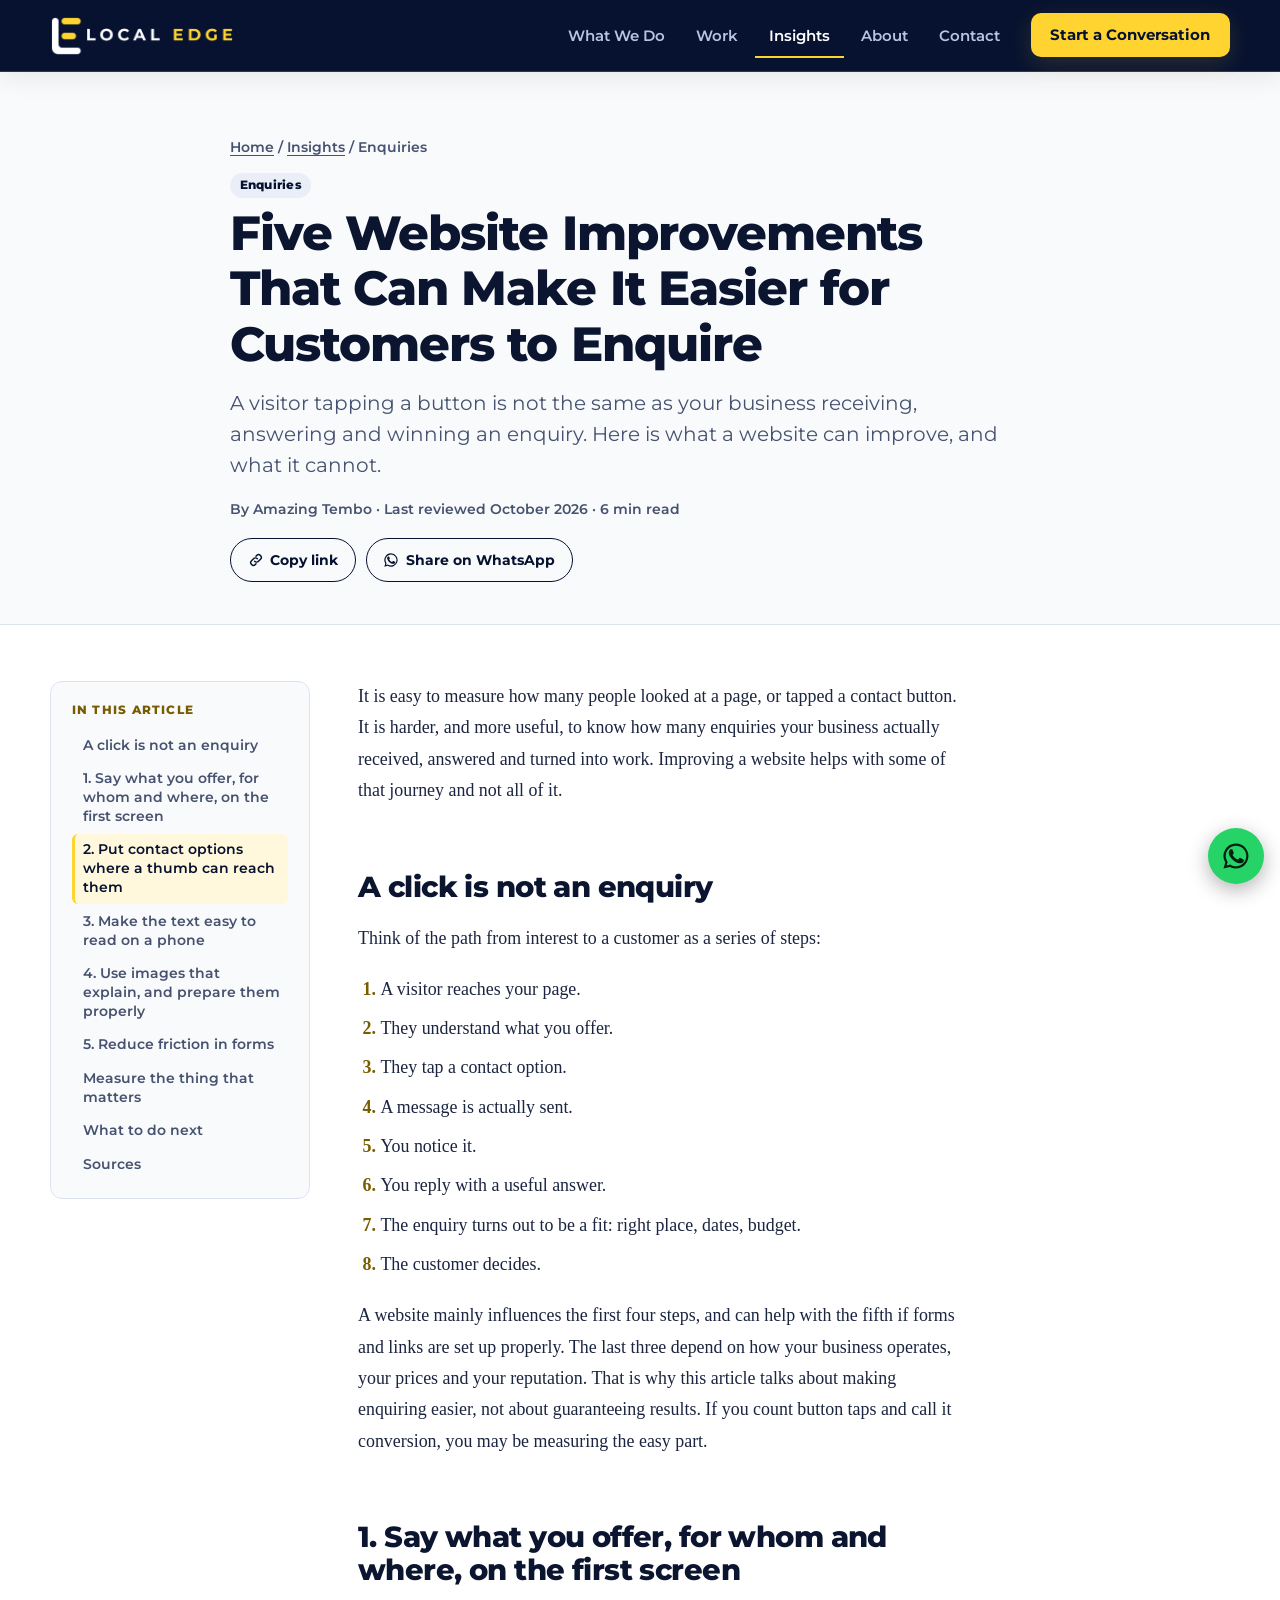
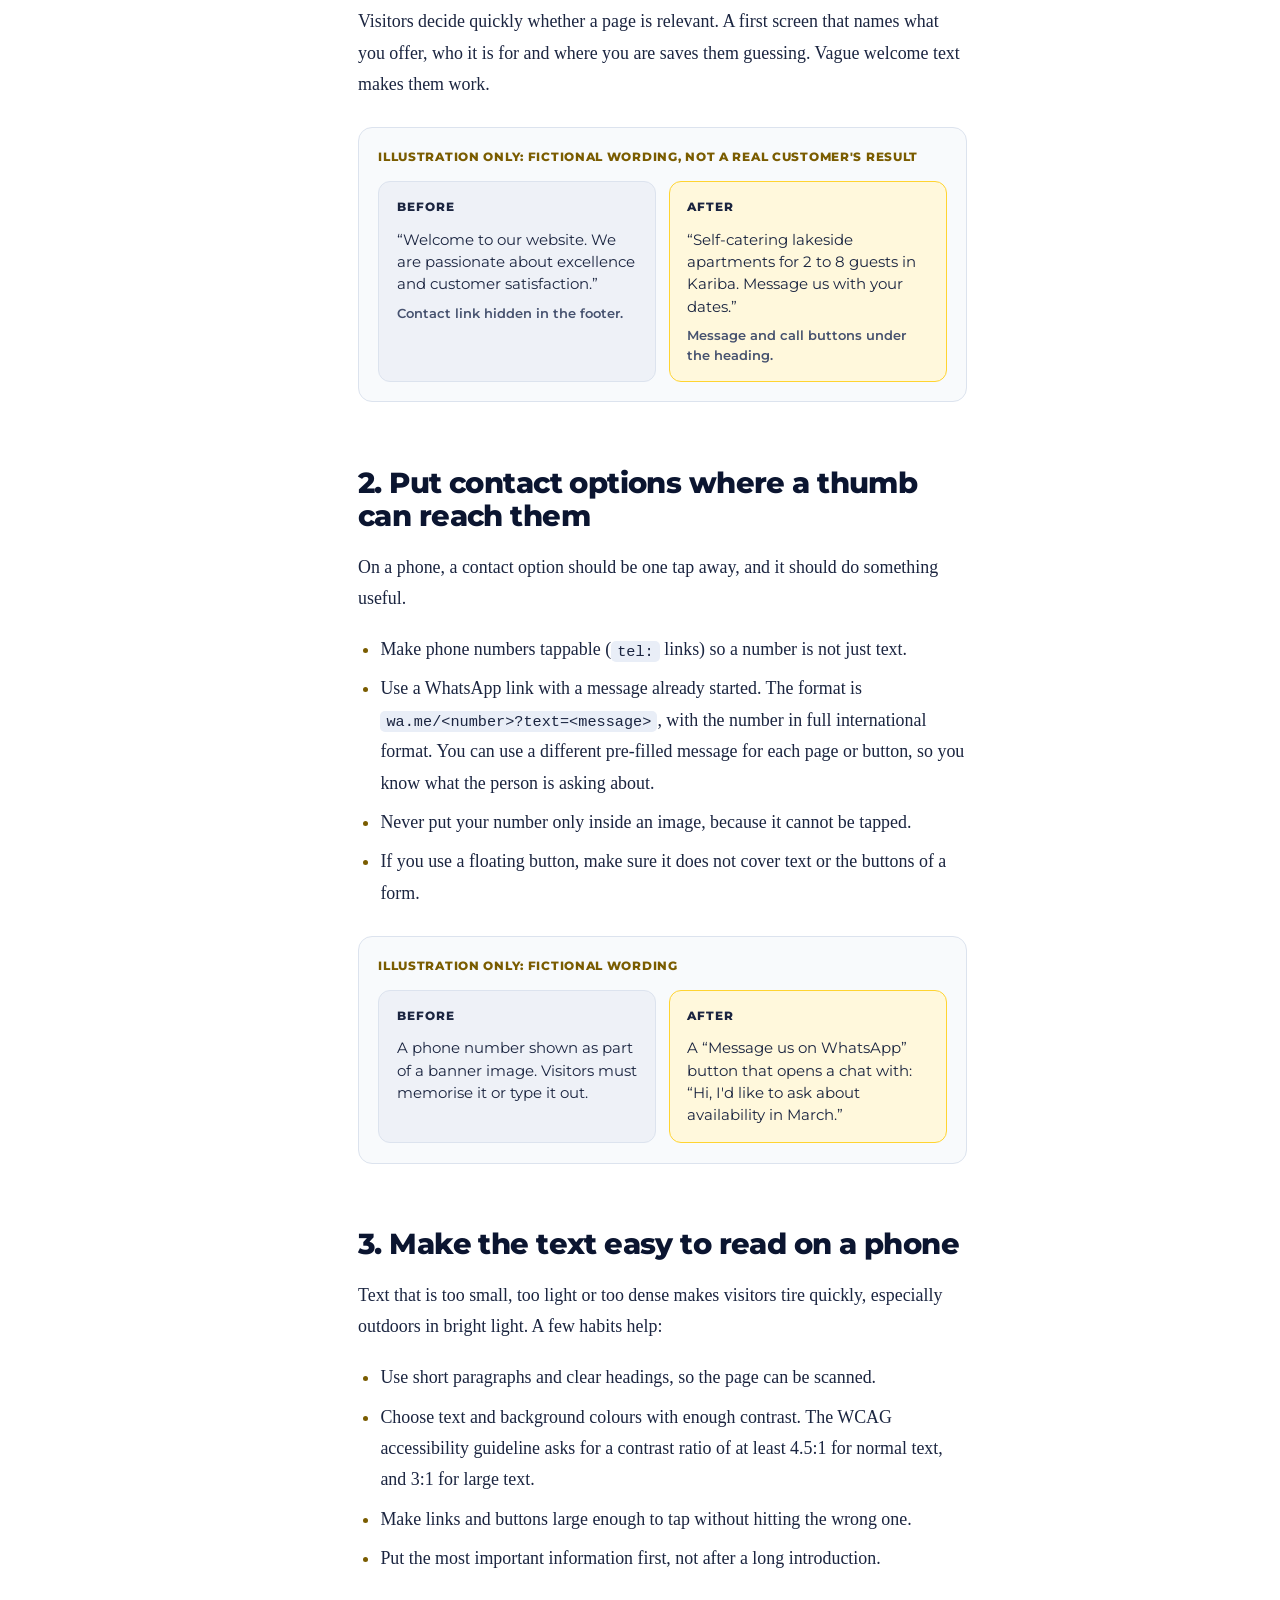
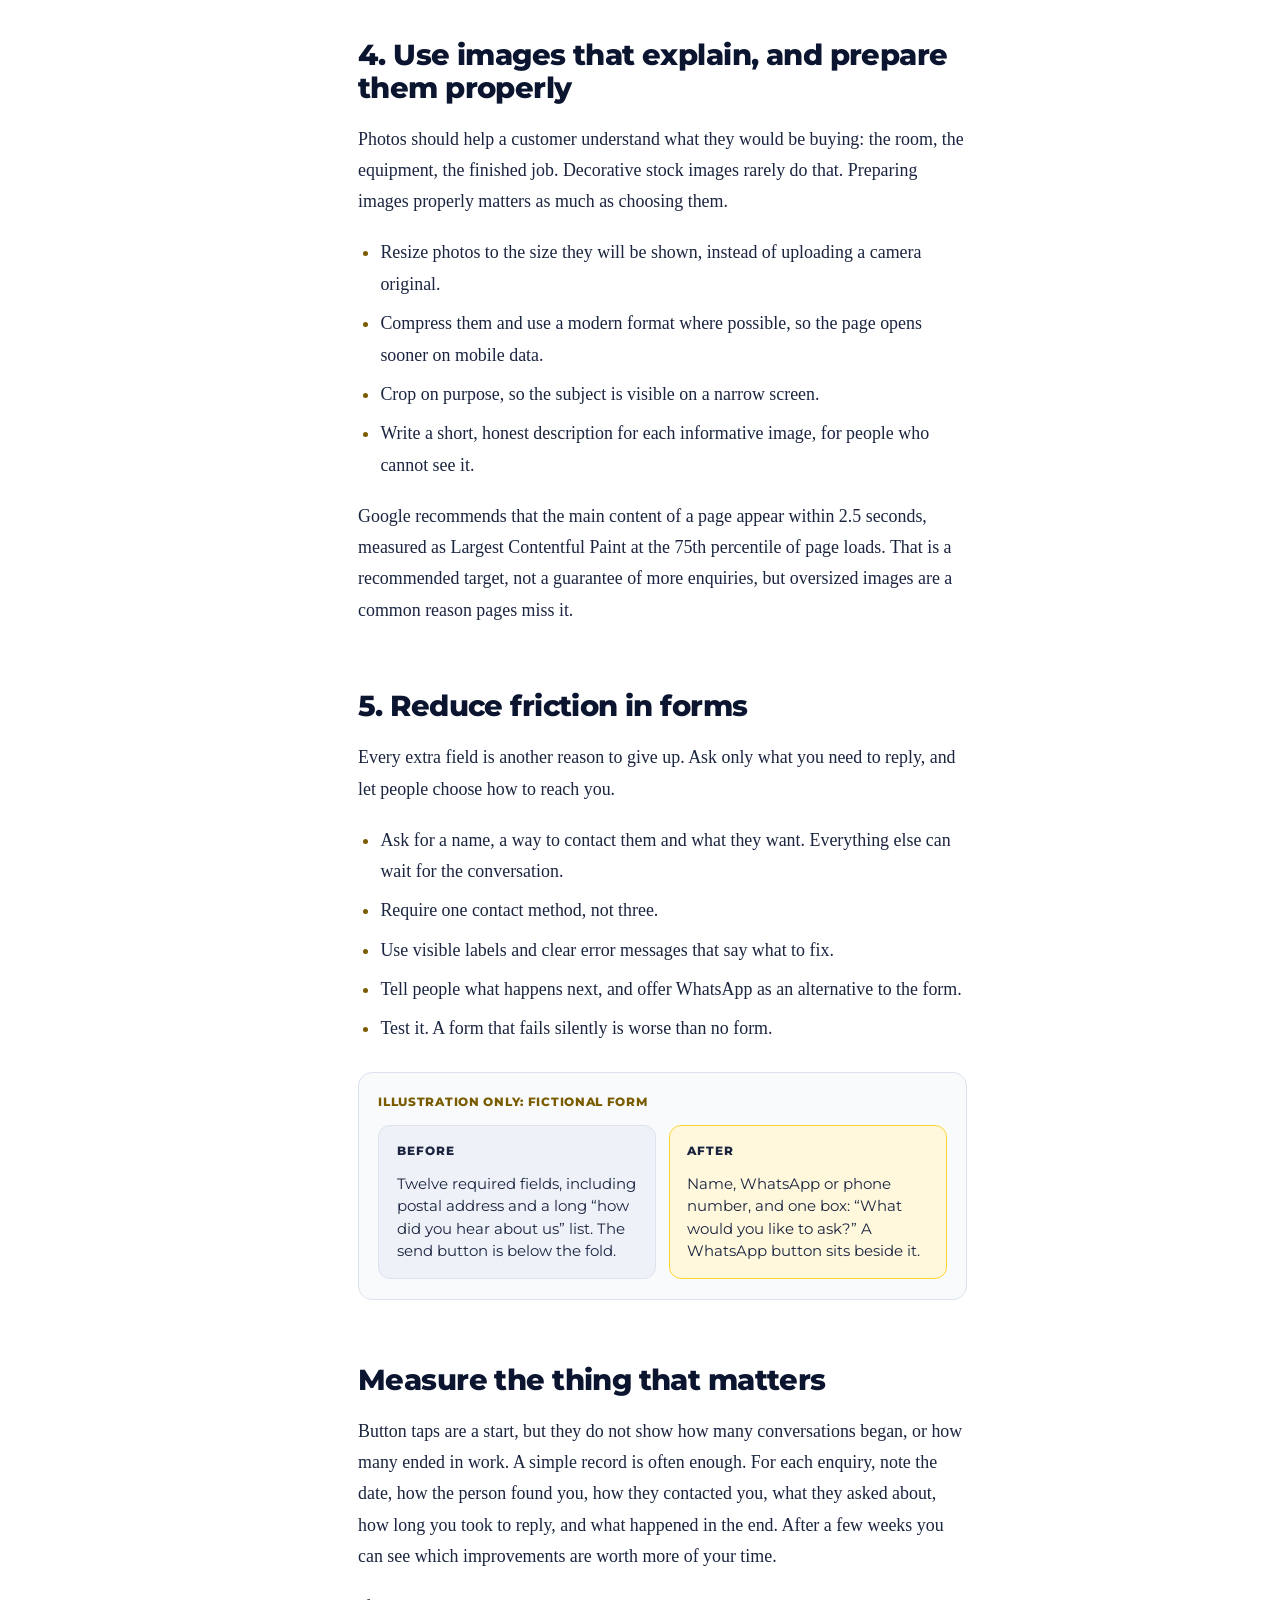
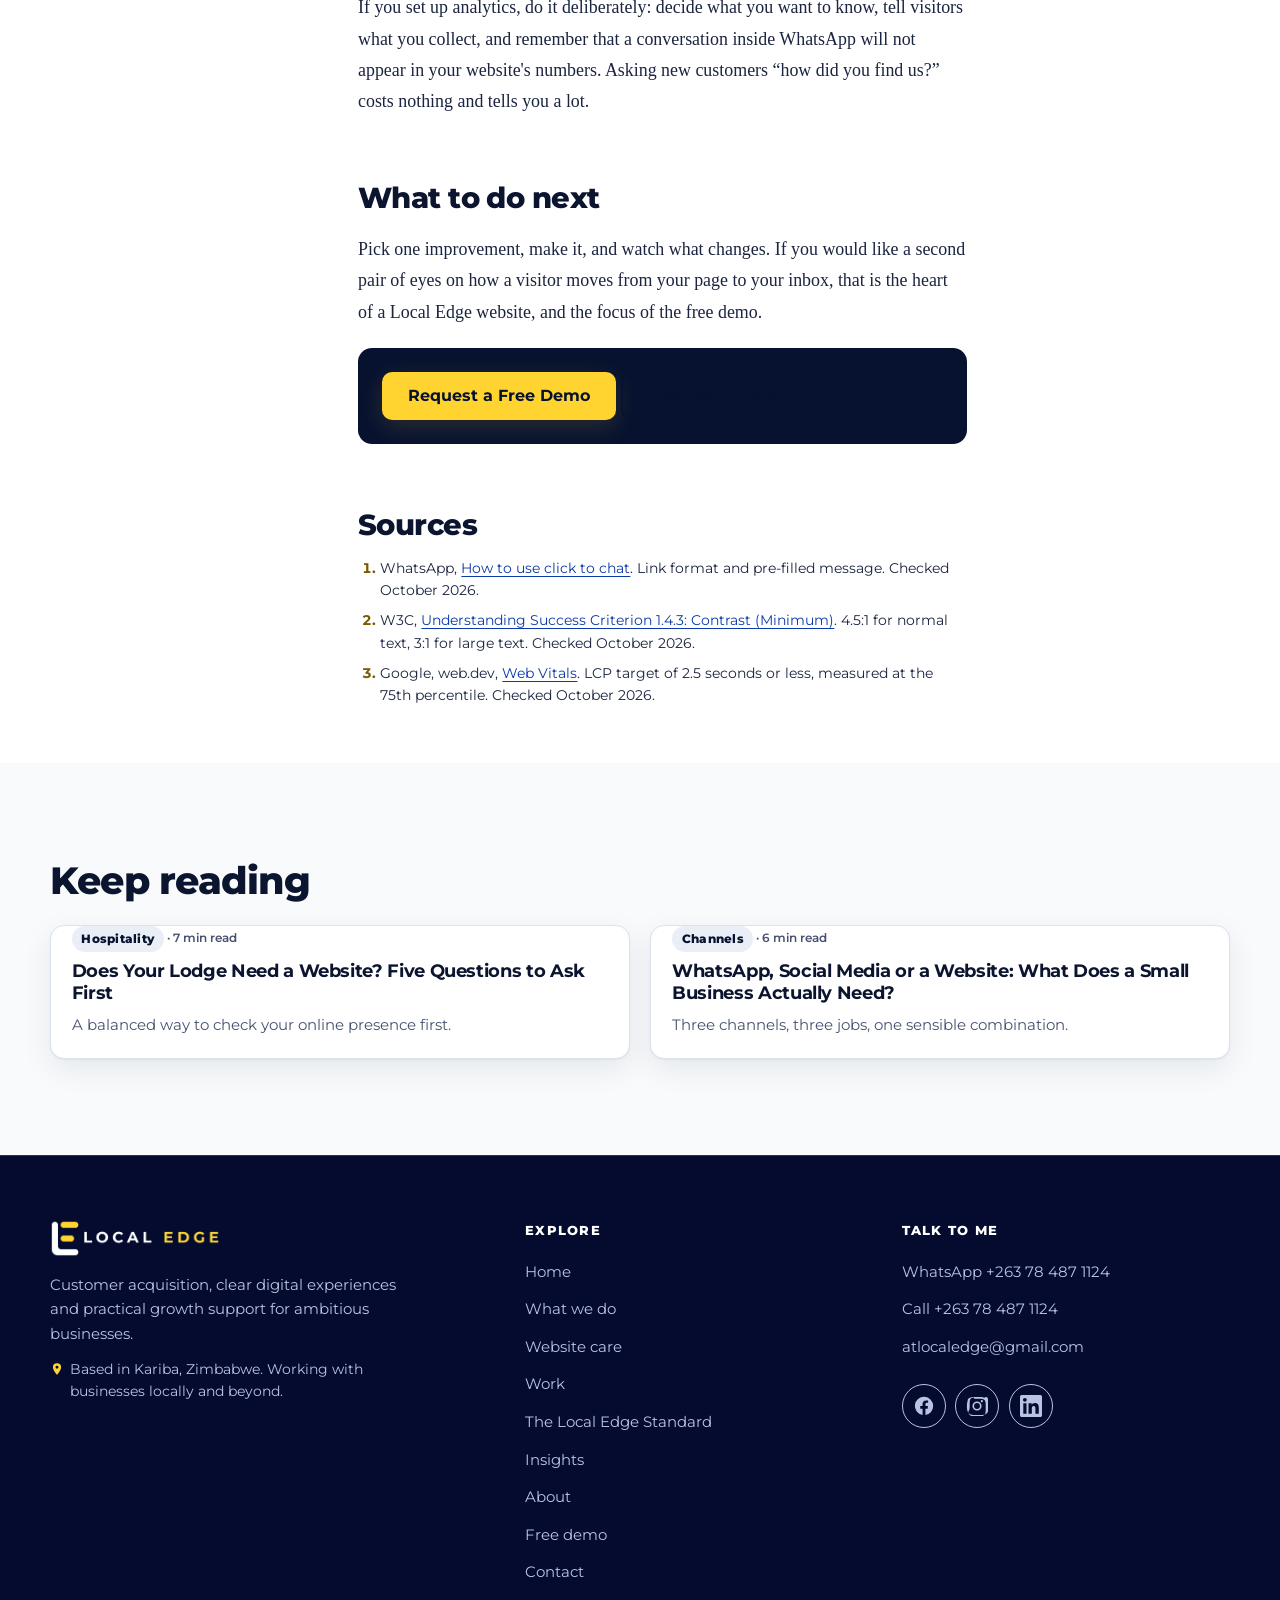
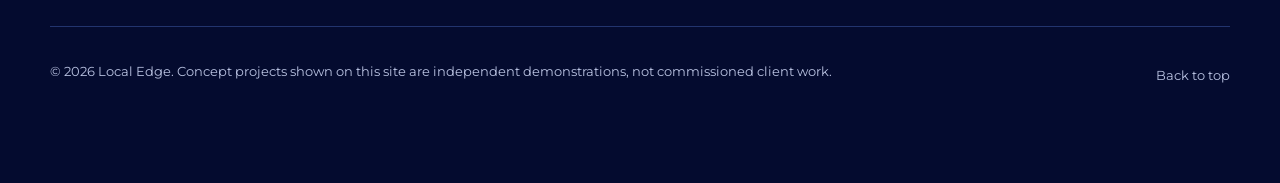
<file: insight-enquiry-improvements.html>
<!DOCTYPE html>
<html lang="en">
<head>
  <meta charset="UTF-8">
  
  <meta name="viewport" content="width=device-width, initial-scale=1.0">
  <script>document.documentElement.className='js'</script>
  <title>Five Website Improvements That Make It Easier to Enquire | Local Edge</title>
  <meta name="description" content="A click is not an enquiry. Five practical website improvements that reduce friction between interest and conversation, with clearly labelled before-and-after illustrations and sources.">
  <link rel="canonical" href="https://local-edge.localedge.workers.dev/insight-enquiry-improvements.html">
  <meta name="theme-color" content="#071230">
  <meta name="author" content="Amazing Tembo">
  
  <meta property="og:type" content="article">
  <meta property="og:site_name" content="Local Edge">
  <meta property="og:locale" content="en_ZW">
  <meta property="og:title" content="Five Website Improvements That Make It Easier to Enquire | Local Edge">
  <meta property="og:description" content="A click is not an enquiry. Five practical website improvements that reduce friction between interest and conversation, with clearly labelled before-and-after illustrations and sources.">
  <meta property="og:url" content="https://local-edge.localedge.workers.dev/insight-enquiry-improvements.html">
  <meta property="og:image" content="https://local-edge.localedge.workers.dev/assets/images/og-local-edge.jpg">
  <meta property="og:image:width" content="1200">
  <meta property="og:image:height" content="630">
  <meta property="og:image:alt" content="Local Edge: customer acquisition, digital experience and business growth support">
  <meta name="twitter:card" content="summary_large_image">
  <meta name="twitter:title" content="Five Website Improvements That Make It Easier to Enquire | Local Edge">
  <meta name="twitter:description" content="A click is not an enquiry. Five practical website improvements that reduce friction between interest and conversation, with clearly labelled before-and-after illustrations and sources.">
  <meta name="twitter:image" content="https://local-edge.localedge.workers.dev/assets/images/og-local-edge.jpg">

  <link rel="icon" type="image/png" href="assets/logo-icon.png">
  <link rel="apple-touch-icon" href="assets/logo-icon.png">

  <script>document.documentElement.classList.add('js');</script>
  <link rel="preconnect" href="https://fonts.googleapis.com">
  <link rel="preconnect" href="https://fonts.gstatic.com" crossorigin>
  <link href="https://fonts.googleapis.com/css2?family=Montserrat:wght@400;500;600;700;800&display=swap" rel="stylesheet">
  <link rel="stylesheet" href="styles.css">
</head>
<body class="page-insights">

  <svg width="0" height="0" style="position:absolute" aria-hidden="true" focusable="false">
    <symbol id="i-facebook" viewBox="0 0 24 24"><path fill="currentColor" d="M22 12a10 10 0 1 0-11.56 9.88v-6.99H7.9V12h2.54V9.8c0-2.5 1.49-3.89 3.77-3.89 1.09 0 2.24.2 2.24.2v2.46h-1.26c-1.24 0-1.63.77-1.63 1.56V12h2.78l-.44 2.89h-2.34v6.99A10 10 0 0 0 22 12z"/></symbol>
    <symbol id="i-instagram" viewBox="0 0 24 24"><path fill="currentColor" d="M12 7a5 5 0 1 0 0 10 5 5 0 0 0 0-10zm0 8.2a3.2 3.2 0 1 1 0-6.4 3.2 3.2 0 0 1 0 6.4zM17.3 5.5a1.2 1.2 0 1 0 0 2.4 1.2 1.2 0 0 0 0-2.4zM12 2.2c-3.2 0-3.6 0-4.8.1-1.3.1-2.1.3-2.9.6a5.9 5.9 0 0 0-2.1 1.4A5.9 5.9 0 0 0 1.8 6.4c-.3.8-.5 1.6-.6 2.9C1.1 10.4 1 10.8 1 12s0 1.6.1 2.8c.1 1.3.3 2.1.6 2.9.3.8.7 1.5 1.4 2.1.6.7 1.3 1.1 2.1 1.4.8.3 1.6.5 2.9.6 1.2.1 1.6.1 4.8.1s3.6 0 4.8-.1c1.3-.1 2.1-.3 2.9-.6a5.9 5.9 0 0 0 2.1-1.4c.7-.6 1.1-1.3 1.4-2.1.3-.8.5-1.6.6-2.9.1-1.2.1-1.6.1-2.8s0-3.6-.1-4.8c-.1-1.3-.3-2.1-.6-2.9a5.9 5.9 0 0 0-1.4-2.1A5.9 5.9 0 0 0 19.7 2.9c-.8-.3-1.6-.5-2.9-.6-1.2-.1-1.6-.1-4.8-.1zm0 1.8c3.1 0 3.5 0 4.7.1 1.1.1 1.7.2 2.1.4.5.2.9.5 1.3.9.4.4.7.8.9 1.3.2.4.3 1 .4 2.1.1 1.2.1 1.6.1 4.7s0 3.5-.1 4.7c-.1 1.1-.2 1.7-.4 2.1-.2.5-.5.9-.9 1.3-.4.4-.8.7-1.3.9-.4.2-1 .3-2.1.4-1.2.1-1.6.1-4.7.1s-3.5 0-4.7-.1c-1.1-.1-1.7-.2-2.1-.4a3.5 3.5 0 0 1-1.3-.9 3.5 3.5 0 0 1-.9-1.3c-.2-.4-.3-1-.4-2.1C4 15.5 4 15.1 4 12s0-3.5.1-4.7c.1-1.1.2-1.7.4-2.1.2-.5.5-.9.9-1.3.4-.4.8-.7 1.3-.9.4-.2 1-.3 2.1-.4C8.5 4 8.9 4 12 4z"/></symbol>
    <symbol id="i-linkedin" viewBox="0 0 24 24"><path fill="currentColor" d="M20.4 20.5h-3.6v-5.6c0-1.3 0-3-1.8-3s-2.1 1.4-2.1 2.9v5.7H9.3V9h3.4v1.6h.1c.5-.9 1.6-1.8 3.4-1.8 3.6 0 4.3 2.4 4.3 5.5v6.2zM5.3 7.4a2.1 2.1 0 1 1 0-4.2 2.1 2.1 0 0 1 0 4.2zM7.1 20.5H3.6V9h3.5v11.5zM22.2 0H1.8C.8 0 0 .8 0 1.7v20.6c0 .9.8 1.7 1.8 1.7h20.4c1 0 1.8-.8 1.8-1.7V1.7C24 .8 23.2 0 22.2 0z"/></symbol>
    <symbol id="i-whatsapp" viewBox="0 0 24 24"><path fill="currentColor" d="M17.5 14.4c-.3-.1-1.7-.8-2-.9-.3-.1-.5-.1-.7.1-.2.3-.8.9-.9 1.1-.2.2-.3.2-.6.1-.3-.1-1.2-.4-2.3-1.4-.8-.8-1.4-1.7-1.6-2-.2-.3 0-.4.1-.6l.4-.5c.1-.1.2-.3.3-.5.1-.2 0-.4 0-.5-.1-.1-.7-1.6-.9-2.2-.2-.6-.5-.5-.7-.5h-.6c-.2 0-.5.1-.8.4-.3.3-1 1-1 2.5s1.1 2.9 1.2 3.1c.1.2 2.1 3.2 5.1 4.5.7.3 1.3.5 1.7.6.7.2 1.4.2 1.9.1.6-.1 1.7-.7 2-1.4.2-.7.2-1.3.2-1.4-.1-.1-.3-.2-.6-.3zM12 2a10 10 0 0 0-8.6 15.1L2 22l5-1.3A10 10 0 1 0 12 2zm0 18.2c-1.5 0-3-.4-4.2-1.2l-.3-.2-3 .8.8-2.9-.2-.3A8.2 8.2 0 1 1 12 20.2z"/></symbol>
    <symbol id="i-check" viewBox="0 0 24 24"><path fill="none" stroke="currentColor" stroke-width="3" stroke-linecap="round" stroke-linejoin="round" d="M5 12.5l4.5 4.5L19 7.5"/></symbol>
    <symbol id="i-phone" viewBox="0 0 24 24"><path fill="currentColor" d="M6.6 10.8a15 15 0 0 0 6.6 6.6l2.2-2.2a1 1 0 0 1 1-.25c1.1.37 2.3.57 3.6.57a1 1 0 0 1 1 1V20a1 1 0 0 1-1 1A17 17 0 0 1 3 4a1 1 0 0 1 1-1h3.5a1 1 0 0 1 1 1c0 1.3.2 2.5.57 3.6a1 1 0 0 1-.25 1z"/></symbol>
    <symbol id="i-mail" viewBox="0 0 24 24"><path fill="currentColor" d="M20 4H4a2 2 0 0 0-2 2v12a2 2 0 0 0 2 2h16a2 2 0 0 0 2-2V6a2 2 0 0 0-2-2zm0 4.2-8 5-8-5V6l8 5 8-5v2.2z"/></symbol>
    <symbol id="i-arrow" viewBox="0 0 24 24"><path fill="none" stroke="currentColor" stroke-width="2.4" stroke-linecap="round" stroke-linejoin="round" d="M5 12h14M13 6l6 6-6 6"/></symbol>
    <symbol id="i-ext" viewBox="0 0 24 24"><path fill="none" stroke="currentColor" stroke-width="2.4" stroke-linecap="round" stroke-linejoin="round" d="M7 17L17 7M9 7h8v8"/></symbol>
    <symbol id="i-pin" viewBox="0 0 24 24"><path fill="currentColor" d="M12 2a7 7 0 0 0-7 7c0 5.2 7 13 7 13s7-7.8 7-13a7 7 0 0 0-7-7zm0 9.5A2.5 2.5 0 1 1 12 6.5a2.5 2.5 0 0 1 0 5z"/></symbol>
    <symbol id="i-link" viewBox="0 0 24 24"><path fill="none" stroke="currentColor" stroke-width="2.2" stroke-linecap="round" stroke-linejoin="round" d="M10 14a4 4 0 0 0 5.7 0l3-3a4 4 0 0 0-5.7-5.7l-1 1M14 10a4 4 0 0 0-5.7 0l-3 3A4 4 0 0 0 11 18.7l1-1"/></symbol>
  </svg>

  <a class="skip-link" href="#main">Skip to content</a>

  <header class="site-header">
    <div class="container nav">
      <a href="index.html" class="brand" aria-label="Local Edge, home">
        <img src="assets/logo-horizontal.png" alt="Local Edge" width="190" height="41">
      </a>

      <button class="nav-toggle" id="navToggle" type="button" aria-expanded="false" aria-controls="navPanel" aria-label="Open menu">
        <span class="bars" aria-hidden="true"><i></i><i></i><i></i></span>
      </button>
      <div class="nav-backdrop" id="navBackdrop" hidden></div>

      <nav class="nav-panel" id="navPanel" aria-label="Main navigation">
        <ul class="nav-links">
          <li><a href="services.html">What We Do</a></li>
          <li><a href="work.html">Work</a></li>
          <li><a href="insights.html" aria-current="page">Insights</a></li>
          <li><a href="journey.html">About</a></li>
          <li><a href="contact.html">Contact</a></li>
        </ul>
        <a class="btn btn-gold btn-sm nav-cta" href="contact.html">Start a Conversation</a>
      </nav>
    </div>
  </header>

  <main id="main">

    <span id="top"></span>
    <div class="read-progress" aria-hidden="true"><span data-progress-bar></span></div>
    <article class="article">
      <header class="article-head">
        <div class="container narrow">
          <p class="crumbs"><a href="index.html">Home</a> / <a href="insights.html">Insights</a> / Enquiries</p>
          <p class="post-meta"><span class="cat">Enquiries</span></p>
          <h1>Five Website Improvements That Can Make It Easier for Customers to Enquire</h1>
          <p class="deck">A visitor tapping a button is not the same as your business receiving, answering and winning an enquiry. Here is what a website can improve, and what it cannot.</p>
          <p class="byline">By Amazing Tembo &middot; Last reviewed October 2026 &middot; 6 min read</p>
          <div class="share" aria-label="Share this article">
            <button type="button" class="chip" data-copy-link><svg width="16" height="16" aria-hidden="true"><use href="#i-link"/></svg> <span>Copy link</span></button>
            <a class="chip" href="https://wa.me/?text=Five%20Website%20Improvements%20That%20Make%20It%20Easier%20to%20Enquire%20https%3A%2F%2Fpoppedcalf.github.io%2FLocal-Edge%2Finsight-enquiry-improvements.html" target="_blank" rel="noopener noreferrer"><svg width="16" height="16" aria-hidden="true"><use href="#i-whatsapp"/></svg> Share on WhatsApp</a>
          </div>
        </div>
      </header>

      <div class="container article-layout">
        <aside class="toc" aria-label="Contents">
          <p class="toc-h">In this article</p>
          <ol>
<li><a href="#click">A click is not an enquiry</a></li>
<li><a href="#offer">1. Say what you offer, for whom and where, on the first screen</a></li>
<li><a href="#contact">2. Put contact options where a thumb can reach them</a></li>
<li><a href="#read">3. Make the text easy to read on a phone</a></li>
<li><a href="#images">4. Use images that explain, and prepare them properly</a></li>
<li><a href="#forms">5. Reduce friction in forms</a></li>
<li><a href="#measure">Measure the thing that matters</a></li>
<li><a href="#next">What to do next</a></li>
<li><a href="#sources">Sources</a></li>
          </ol>
        </aside>

        <div class="prose">
          <p>It is easy to measure how many people looked at a page, or tapped a contact button. It is harder, and more useful, to know how many enquiries your business actually received, answered and turned into work. Improving a website helps with some of that journey and not all of it.</p>

          <h2 id="click">A click is not an enquiry</h2>
          <p>Think of the path from interest to a customer as a series of steps:</p>
          <ol>
            <li>A visitor reaches your page.</li>
            <li>They understand what you offer.</li>
            <li>They tap a contact option.</li>
            <li>A message is actually sent.</li>
            <li>You notice it.</li>
            <li>You reply with a useful answer.</li>
            <li>The enquiry turns out to be a fit: right place, dates, budget.</li>
            <li>The customer decides.</li>
          </ol>
          <p>A website mainly influences the first four steps, and can help with the fifth if forms and links are set up properly. The last three depend on how your business operates, your prices and your reputation. That is why this article talks about making enquiring easier, not about guaranteeing results. If you count button taps and call it conversion, you may be measuring the easy part.</p>

          <h2 id="offer">1. Say what you offer, for whom and where, on the first screen</h2>
          <p>Visitors decide quickly whether a page is relevant. A first screen that names what you offer, who it is for and where you are saves them guessing. Vague welcome text makes them work.</p>
          <div class="illus">
            <p class="illus-tag">Illustration only: fictional wording, not a real customer's result</p>
            <div class="ba">
              <div class="ba-col ba-before"><p class="ba-h">Before</p><p>&ldquo;Welcome to our website. We are passionate about excellence and customer satisfaction.&rdquo;</p><p class="ba-n">Contact link hidden in the footer.</p></div>
              <div class="ba-col ba-after"><p class="ba-h">After</p><p>&ldquo;Self-catering lakeside apartments for 2 to 8 guests in Kariba. Message us with your dates.&rdquo;</p><p class="ba-n">Message and call buttons under the heading.</p></div>
            </div>
          </div>

          <h2 id="contact">2. Put contact options where a thumb can reach them</h2>
          <p>On a phone, a contact option should be one tap away, and it should do something useful.</p>
          <ul>
            <li>Make phone numbers tappable (<code>tel:</code> links) so a number is not just text.</li>
            <li>Use a WhatsApp link with a message already started. The format is <code>wa.me/&lt;number&gt;?text=&lt;message&gt;</code>, with the number in full international format. You can use a different pre-filled message for each page or button, so you know what the person is asking about.</li>
            <li>Never put your number only inside an image, because it cannot be tapped.</li>
            <li>If you use a floating button, make sure it does not cover text or the buttons of a form.</li>
          </ul>
          <div class="illus">
            <p class="illus-tag">Illustration only: fictional wording</p>
            <div class="ba">
              <div class="ba-col ba-before"><p class="ba-h">Before</p><p>A phone number shown as part of a banner image. Visitors must memorise it or type it out.</p></div>
              <div class="ba-col ba-after"><p class="ba-h">After</p><p>A &ldquo;Message us on WhatsApp&rdquo; button that opens a chat with: &ldquo;Hi, I'd like to ask about availability in March.&rdquo;</p></div>
            </div>
          </div>

          <h2 id="read">3. Make the text easy to read on a phone</h2>
          <p>Text that is too small, too light or too dense makes visitors tire quickly, especially outdoors in bright light. A few habits help:</p>
          <ul>
            <li>Use short paragraphs and clear headings, so the page can be scanned.</li>
            <li>Choose text and background colours with enough contrast. The WCAG accessibility guideline asks for a contrast ratio of at least 4.5:1 for normal text, and 3:1 for large text.</li>
            <li>Make links and buttons large enough to tap without hitting the wrong one.</li>
            <li>Put the most important information first, not after a long introduction.</li>
          </ul>

          <h2 id="images">4. Use images that explain, and prepare them properly</h2>
          <p>Photos should help a customer understand what they would be buying: the room, the equipment, the finished job. Decorative stock images rarely do that. Preparing images properly matters as much as choosing them.</p>
          <ul>
            <li>Resize photos to the size they will be shown, instead of uploading a camera original.</li>
            <li>Compress them and use a modern format where possible, so the page opens sooner on mobile data.</li>
            <li>Crop on purpose, so the subject is visible on a narrow screen.</li>
            <li>Write a short, honest description for each informative image, for people who cannot see it.</li>
          </ul>
          <p>Google recommends that the main content of a page appear within 2.5 seconds, measured as Largest Contentful Paint at the 75th percentile of page loads. That is a recommended target, not a guarantee of more enquiries, but oversized images are a common reason pages miss it.</p>

          <h2 id="forms">5. Reduce friction in forms</h2>
          <p>Every extra field is another reason to give up. Ask only what you need to reply, and let people choose how to reach you.</p>
          <ul>
            <li>Ask for a name, a way to contact them and what they want. Everything else can wait for the conversation.</li>
            <li>Require one contact method, not three.</li>
            <li>Use visible labels and clear error messages that say what to fix.</li>
            <li>Tell people what happens next, and offer WhatsApp as an alternative to the form.</li>
            <li>Test it. A form that fails silently is worse than no form.</li>
          </ul>
          <div class="illus">
            <p class="illus-tag">Illustration only: fictional form</p>
            <div class="ba">
              <div class="ba-col ba-before"><p class="ba-h">Before</p><p>Twelve required fields, including postal address and a long &ldquo;how did you hear about us&rdquo; list. The send button is below the fold.</p></div>
              <div class="ba-col ba-after"><p class="ba-h">After</p><p>Name, WhatsApp or phone number, and one box: &ldquo;What would you like to ask?&rdquo; A WhatsApp button sits beside it.</p></div>
            </div>
          </div>

          <h2 id="measure">Measure the thing that matters</h2>
          <p>Button taps are a start, but they do not show how many conversations began, or how many ended in work. A simple record is often enough. For each enquiry, note the date, how the person found you, how they contacted you, what they asked about, how long you took to reply, and what happened in the end. After a few weeks you can see which improvements are worth more of your time.</p>
          <p>If you set up analytics, do it deliberately: decide what you want to know, tell visitors what you collect, and remember that a conversation inside WhatsApp will not appear in your website's numbers. Asking new customers &ldquo;how did you find us?&rdquo; costs nothing and tells you a lot.</p>

          <h2 id="next">What to do next</h2>
          <p>Pick one improvement, make it, and watch what changes. If you would like a second pair of eyes on how a visitor moves from your page to your inbox, that is the heart of a Local Edge website, and the focus of the free demo.</p>
          <p class="cta-inline"><a class="btn btn-gold" href="demo.html">Request a Free Demo</a> <a class="btn btn-outline-navy" href="contact.html">Discuss a project</a></p>

          <h2 id="sources">Sources</h2>
          <ol class="sources">
            <li>WhatsApp, <a href="https://whatsapp.com/faq/en/general/26000030" target="_blank" rel="noopener noreferrer">How to use click to chat</a>. Link format and pre-filled message. Checked October 2026.</li>
            <li>W3C, <a href="https://www.w3.org/WAI/WCAG22/Understanding/contrast-minimum.html" target="_blank" rel="noopener noreferrer">Understanding Success Criterion 1.4.3: Contrast (Minimum)</a>. 4.5:1 for normal text, 3:1 for large text. Checked October 2026.</li>
            <li>Google, web.dev, <a href="https://web.dev/articles/vitals" target="_blank" rel="noopener noreferrer">Web Vitals</a>. LCP target of 2.5 seconds or less, measured at the 75th percentile. Checked October 2026.</li>
          </ol>
        </div><!--/prose-->
      </div>
    </article>

    <section class="section section--paper" aria-labelledby="rel-title">
      <div class="container">
        <h2 id="rel-title" class="rel-h">Keep reading</h2>
        <div class="post-grid post-grid--2">
          <article class="post-card">
            <p class="post-meta"><span class="cat">Hospitality</span> &middot; 7 min read</p>
            <h3><a href="insight-lodge-website-questions.html">Does Your Lodge Need a Website? Five Questions to Ask First</a></h3>
            <p>A balanced way to check your online presence first.</p>
          </article>
          <article class="post-card">
            <p class="post-meta"><span class="cat">Channels</span> &middot; 6 min read</p>
            <h3><a href="insight-whatsapp-social-website.html">WhatsApp, Social Media or a Website: What Does a Small Business Actually Need?</a></h3>
            <p>Three channels, three jobs, one sensible combination.</p>
          </article>
        </div>
      </div>
    </section>

  </main>

  <footer class="site-footer">
    <div class="container footer-grid">
      <div class="foot-brand">
        <img src="assets/logo-horizontal.png" alt="Local Edge" width="170" height="37" loading="lazy">
        <p>Customer acquisition, clear digital experiences and practical growth support for ambitious businesses.</p>
        <p class="small"><svg width="14" height="14" aria-hidden="true"><use href="#i-pin"/></svg> Based in Kariba, Zimbabwe. Working with businesses locally and beyond.</p>
      </div>
      <nav aria-label="Footer navigation">
        <p class="foot-h">Explore</p>
        <ul class="foot-links">
          <li><a href="index.html">Home</a></li>
          <li><a href="services.html">What we do</a></li>
          <li><a href="services.html#care">Website care</a></li>
          <li><a href="work.html">Work</a></li>
          <li><a href="standard.html">The Local Edge Standard</a></li>
          <li><a href="insights.html">Insights</a></li>
          <li><a href="journey.html">About</a></li>
          <li><a href="demo.html">Free demo</a></li>
          <li><a href="contact.html">Contact</a></li>
        </ul>
      </nav>
      <div>
        <p class="foot-h">Talk to me</p>
        <ul class="foot-contact">
          <li><a href="https://wa.me/263784871124?text=Hello%20Local%20Edge%2C%20I&#x27;d%20like%20to%20ask%20about%20a%20website" target="_blank" rel="noopener noreferrer">WhatsApp +263 78 487 1124</a></li>
          <li><a href="tel:+263784871124">Call +263 78 487 1124</a></li>
          <li><a href="mailto:atlocaledge@gmail.com">atlocaledge@gmail.com</a></li>
        </ul>
        <div class="socials" aria-label="Social media links">
          <a href="https://www.facebook.com/profile.php?id=61580444944918" target="_blank" rel="noopener noreferrer" aria-label="Local Edge on Facebook"><svg width="22" height="22"><use href="#i-facebook"/></svg></a>
          <a href="https://www.instagram.com/itzama_zing" target="_blank" rel="noopener noreferrer" aria-label="Instagram"><svg width="22" height="22"><use href="#i-instagram"/></svg></a>
          <a href="https://www.linkedin.com/in/amazing-tembo-409262381" target="_blank" rel="noopener noreferrer" aria-label="Amazing Tembo on LinkedIn"><svg width="22" height="22"><use href="#i-linkedin"/></svg></a>
        </div>
      </div>
    </div>
    <div class="container foot-bottom">
      <p>&copy; <span id="year">2026</span> Local Edge. Concept projects shown on this site are independent demonstrations, not commissioned client work.</p>
      <p><a href="#top">Back to top</a></p>
    </div>
  </footer>

  <a class="wa-float" data-wa-float href="https://wa.me/263784871124?text=Hello%20Local%20Edge%2C%20I&#x27;d%20like%20to%20ask%20about%20a%20website" target="_blank" rel="noopener noreferrer" aria-label="Chat on WhatsApp">
    <svg width="28" height="28" aria-hidden="true"><use href="#i-whatsapp"/></svg>
  </a>

  <script src="site-config.js"></script>
  <script src="script.js"></script>
</body>
</html>
</file>
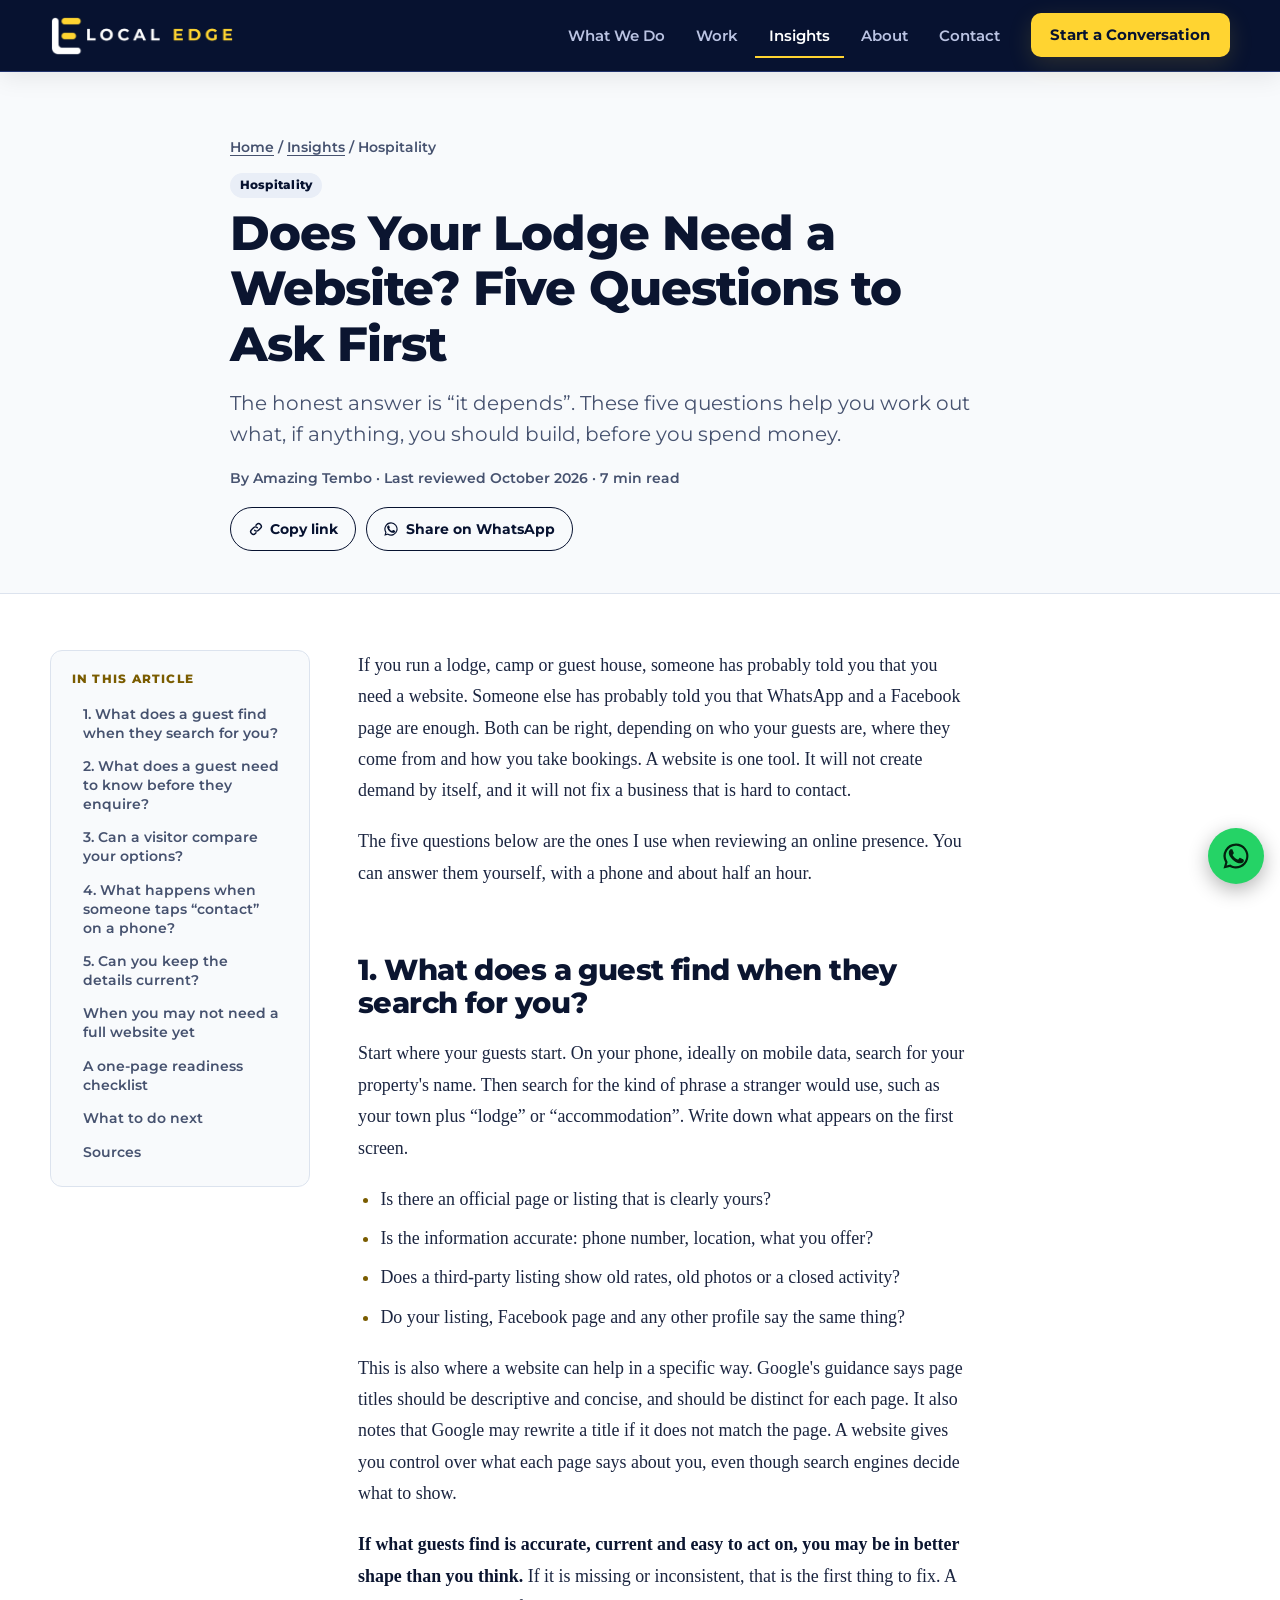
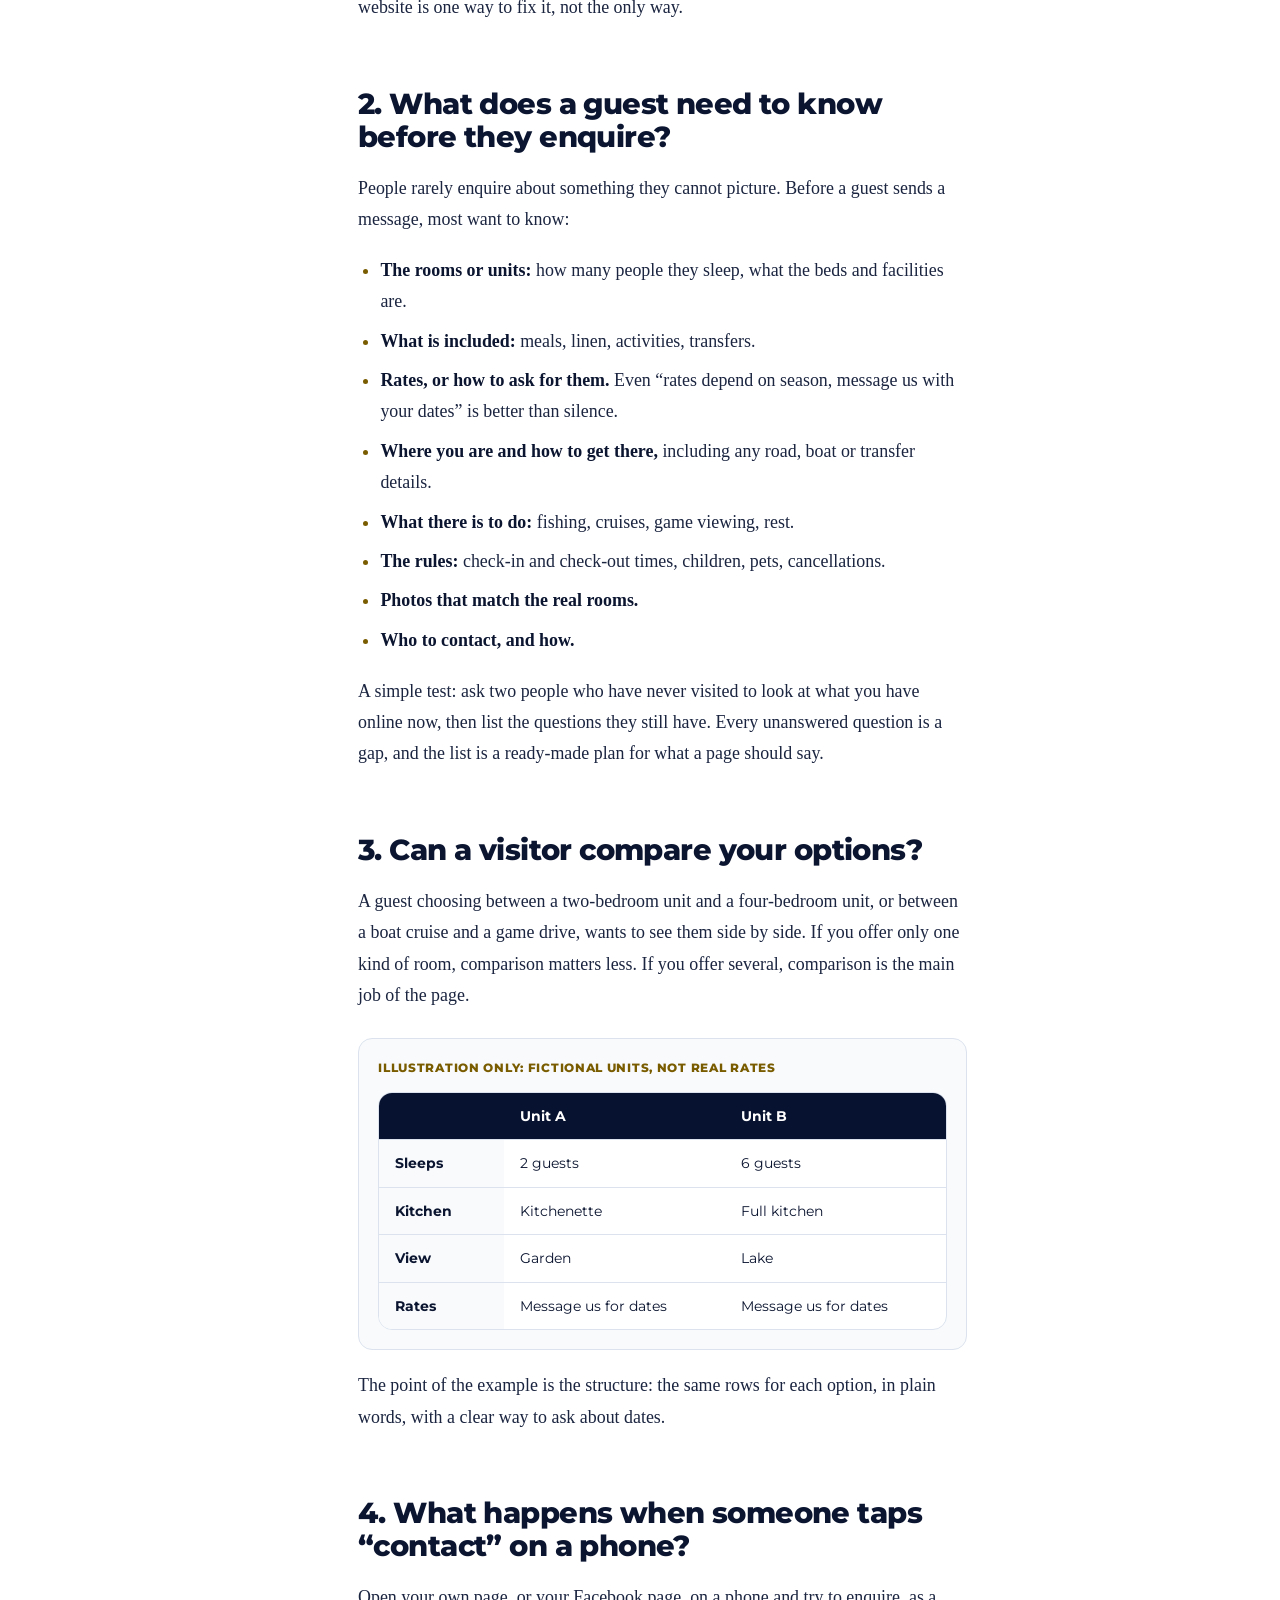
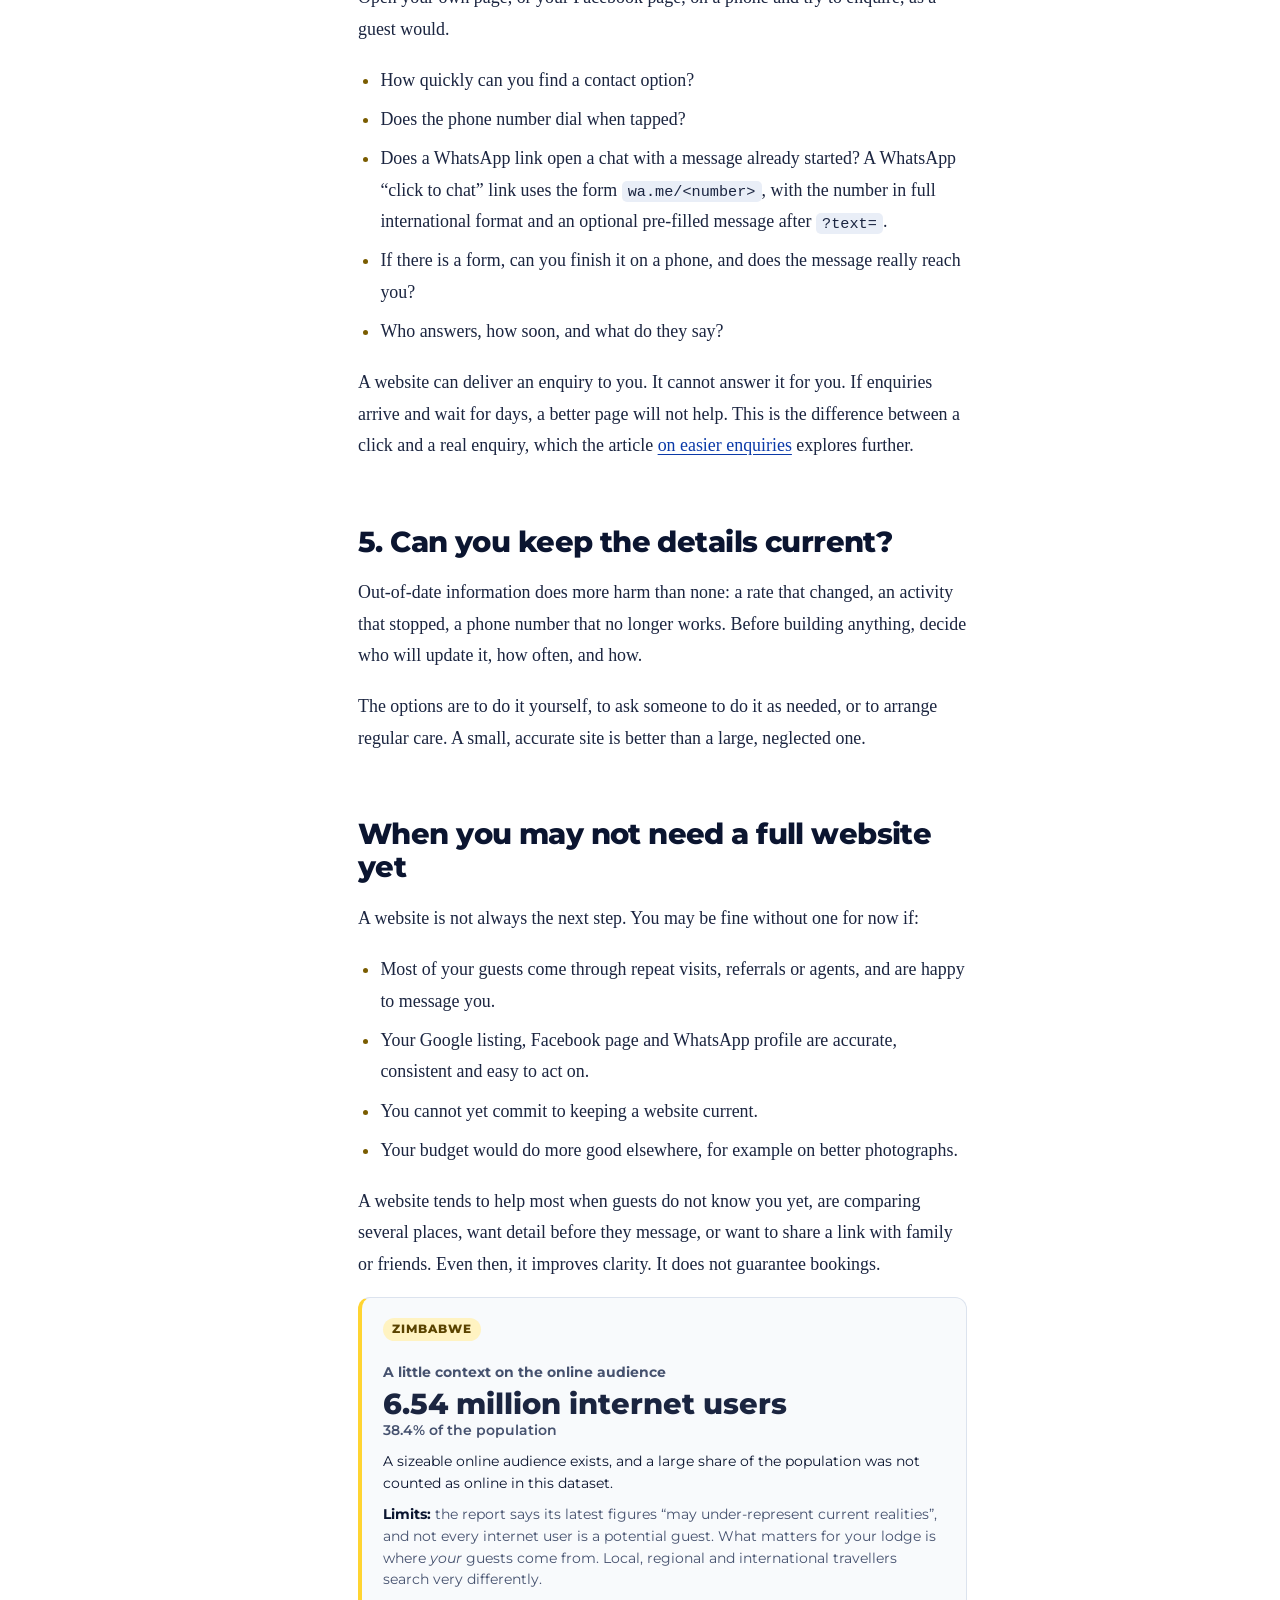
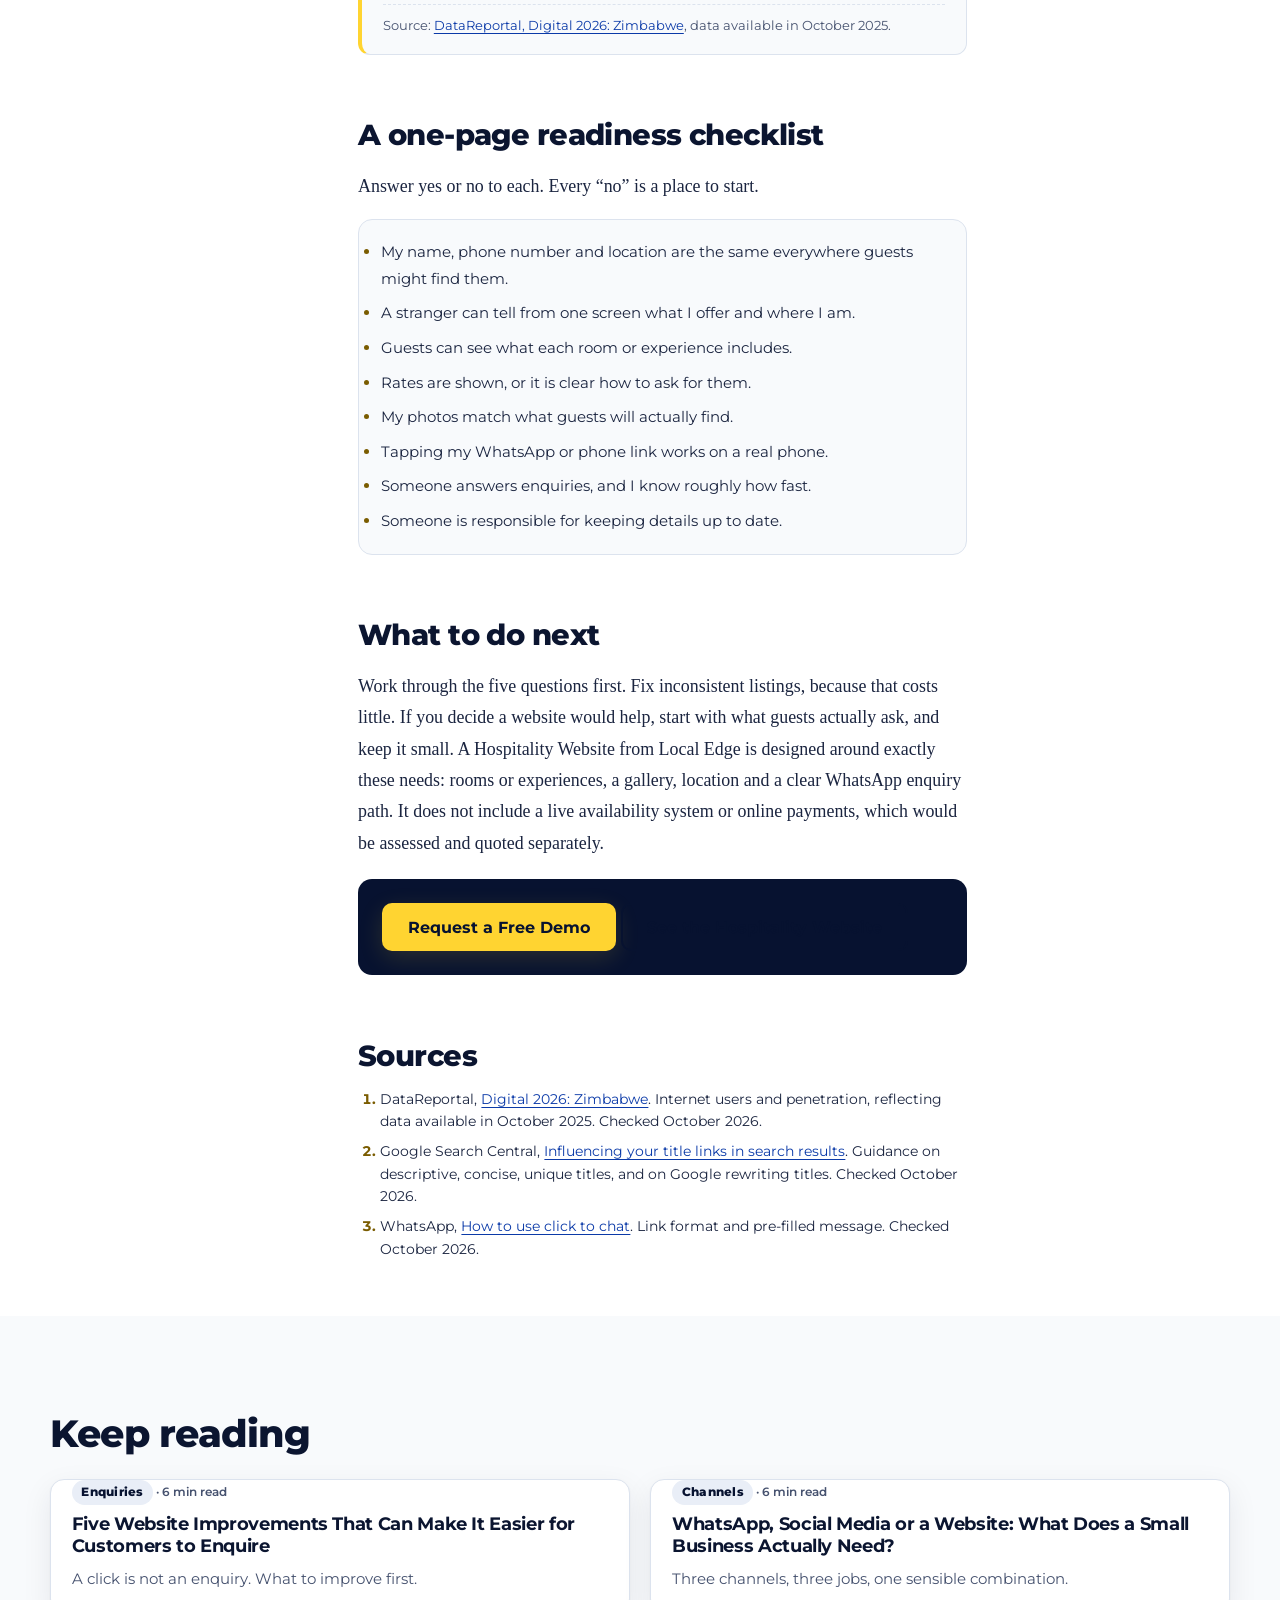
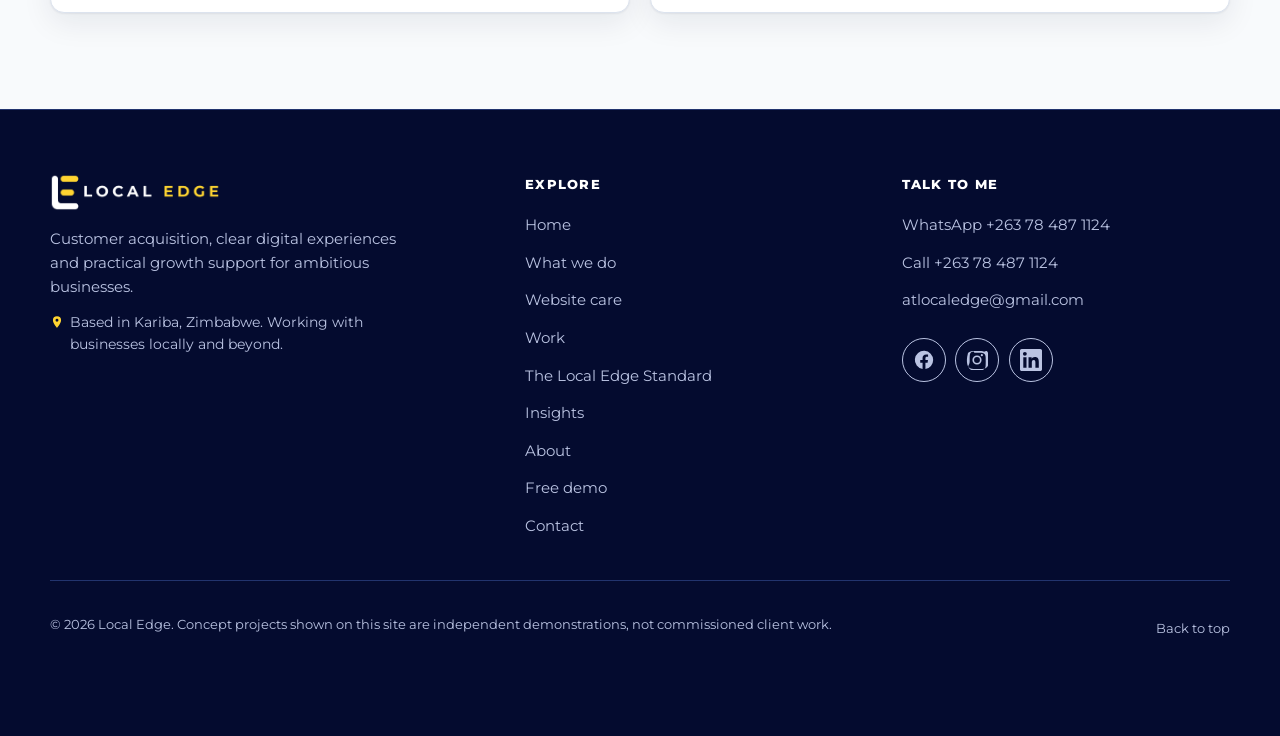
<file: insight-lodge-website-questions.html>
<!DOCTYPE html>
<html lang="en">
<head>
  <meta charset="UTF-8">
  
  <meta name="viewport" content="width=device-width, initial-scale=1.0">
  <script>document.documentElement.className='js'</script>
  <title>Does Your Lodge Need a Website? Five Questions to Ask First | Local Edge</title>
  <meta name="description" content="A balanced, practical way for lodges, camps and guest houses to check their online presence before deciding what to build. Five questions, a readiness checklist and sources.">
  <link rel="canonical" href="https://local-edge.localedge.workers.dev/insight-lodge-website-questions.html">
  <meta name="theme-color" content="#071230">
  <meta name="author" content="Amazing Tembo">
  
  <meta property="og:type" content="article">
  <meta property="og:site_name" content="Local Edge">
  <meta property="og:locale" content="en_ZW">
  <meta property="og:title" content="Does Your Lodge Need a Website? Five Questions to Ask First | Local Edge">
  <meta property="og:description" content="A balanced, practical way for lodges, camps and guest houses to check their online presence before deciding what to build. Five questions, a readiness checklist and sources.">
  <meta property="og:url" content="https://local-edge.localedge.workers.dev/insight-lodge-website-questions.html">
  <meta property="og:image" content="https://local-edge.localedge.workers.dev/assets/images/og-local-edge.jpg">
  <meta property="og:image:width" content="1200">
  <meta property="og:image:height" content="630">
  <meta property="og:image:alt" content="Local Edge: customer acquisition, digital experience and business growth support">
  <meta name="twitter:card" content="summary_large_image">
  <meta name="twitter:title" content="Does Your Lodge Need a Website? Five Questions to Ask First | Local Edge">
  <meta name="twitter:description" content="A balanced, practical way for lodges, camps and guest houses to check their online presence before deciding what to build. Five questions, a readiness checklist and sources.">
  <meta name="twitter:image" content="https://local-edge.localedge.workers.dev/assets/images/og-local-edge.jpg">

  <link rel="icon" type="image/png" href="assets/logo-icon.png">
  <link rel="apple-touch-icon" href="assets/logo-icon.png">

  <script>document.documentElement.classList.add('js');</script>
  <link rel="preconnect" href="https://fonts.googleapis.com">
  <link rel="preconnect" href="https://fonts.gstatic.com" crossorigin>
  <link href="https://fonts.googleapis.com/css2?family=Montserrat:wght@400;500;600;700;800&display=swap" rel="stylesheet">
  <link rel="stylesheet" href="styles.css">
</head>
<body class="page-insights">

  <svg width="0" height="0" style="position:absolute" aria-hidden="true" focusable="false">
    <symbol id="i-facebook" viewBox="0 0 24 24"><path fill="currentColor" d="M22 12a10 10 0 1 0-11.56 9.88v-6.99H7.9V12h2.54V9.8c0-2.5 1.49-3.89 3.77-3.89 1.09 0 2.24.2 2.24.2v2.46h-1.26c-1.24 0-1.63.77-1.63 1.56V12h2.78l-.44 2.89h-2.34v6.99A10 10 0 0 0 22 12z"/></symbol>
    <symbol id="i-instagram" viewBox="0 0 24 24"><path fill="currentColor" d="M12 7a5 5 0 1 0 0 10 5 5 0 0 0 0-10zm0 8.2a3.2 3.2 0 1 1 0-6.4 3.2 3.2 0 0 1 0 6.4zM17.3 5.5a1.2 1.2 0 1 0 0 2.4 1.2 1.2 0 0 0 0-2.4zM12 2.2c-3.2 0-3.6 0-4.8.1-1.3.1-2.1.3-2.9.6a5.9 5.9 0 0 0-2.1 1.4A5.9 5.9 0 0 0 1.8 6.4c-.3.8-.5 1.6-.6 2.9C1.1 10.4 1 10.8 1 12s0 1.6.1 2.8c.1 1.3.3 2.1.6 2.9.3.8.7 1.5 1.4 2.1.6.7 1.3 1.1 2.1 1.4.8.3 1.6.5 2.9.6 1.2.1 1.6.1 4.8.1s3.6 0 4.8-.1c1.3-.1 2.1-.3 2.9-.6a5.9 5.9 0 0 0 2.1-1.4c.7-.6 1.1-1.3 1.4-2.1.3-.8.5-1.6.6-2.9.1-1.2.1-1.6.1-2.8s0-3.6-.1-4.8c-.1-1.3-.3-2.1-.6-2.9a5.9 5.9 0 0 0-1.4-2.1A5.9 5.9 0 0 0 19.7 2.9c-.8-.3-1.6-.5-2.9-.6-1.2-.1-1.6-.1-4.8-.1zm0 1.8c3.1 0 3.5 0 4.7.1 1.1.1 1.7.2 2.1.4.5.2.9.5 1.3.9.4.4.7.8.9 1.3.2.4.3 1 .4 2.1.1 1.2.1 1.6.1 4.7s0 3.5-.1 4.7c-.1 1.1-.2 1.7-.4 2.1-.2.5-.5.9-.9 1.3-.4.4-.8.7-1.3.9-.4.2-1 .3-2.1.4-1.2.1-1.6.1-4.7.1s-3.5 0-4.7-.1c-1.1-.1-1.7-.2-2.1-.4a3.5 3.5 0 0 1-1.3-.9 3.5 3.5 0 0 1-.9-1.3c-.2-.4-.3-1-.4-2.1C4 15.5 4 15.1 4 12s0-3.5.1-4.7c.1-1.1.2-1.7.4-2.1.2-.5.5-.9.9-1.3.4-.4.8-.7 1.3-.9.4-.2 1-.3 2.1-.4C8.5 4 8.9 4 12 4z"/></symbol>
    <symbol id="i-linkedin" viewBox="0 0 24 24"><path fill="currentColor" d="M20.4 20.5h-3.6v-5.6c0-1.3 0-3-1.8-3s-2.1 1.4-2.1 2.9v5.7H9.3V9h3.4v1.6h.1c.5-.9 1.6-1.8 3.4-1.8 3.6 0 4.3 2.4 4.3 5.5v6.2zM5.3 7.4a2.1 2.1 0 1 1 0-4.2 2.1 2.1 0 0 1 0 4.2zM7.1 20.5H3.6V9h3.5v11.5zM22.2 0H1.8C.8 0 0 .8 0 1.7v20.6c0 .9.8 1.7 1.8 1.7h20.4c1 0 1.8-.8 1.8-1.7V1.7C24 .8 23.2 0 22.2 0z"/></symbol>
    <symbol id="i-whatsapp" viewBox="0 0 24 24"><path fill="currentColor" d="M17.5 14.4c-.3-.1-1.7-.8-2-.9-.3-.1-.5-.1-.7.1-.2.3-.8.9-.9 1.1-.2.2-.3.2-.6.1-.3-.1-1.2-.4-2.3-1.4-.8-.8-1.4-1.7-1.6-2-.2-.3 0-.4.1-.6l.4-.5c.1-.1.2-.3.3-.5.1-.2 0-.4 0-.5-.1-.1-.7-1.6-.9-2.2-.2-.6-.5-.5-.7-.5h-.6c-.2 0-.5.1-.8.4-.3.3-1 1-1 2.5s1.1 2.9 1.2 3.1c.1.2 2.1 3.2 5.1 4.5.7.3 1.3.5 1.7.6.7.2 1.4.2 1.9.1.6-.1 1.7-.7 2-1.4.2-.7.2-1.3.2-1.4-.1-.1-.3-.2-.6-.3zM12 2a10 10 0 0 0-8.6 15.1L2 22l5-1.3A10 10 0 1 0 12 2zm0 18.2c-1.5 0-3-.4-4.2-1.2l-.3-.2-3 .8.8-2.9-.2-.3A8.2 8.2 0 1 1 12 20.2z"/></symbol>
    <symbol id="i-check" viewBox="0 0 24 24"><path fill="none" stroke="currentColor" stroke-width="3" stroke-linecap="round" stroke-linejoin="round" d="M5 12.5l4.5 4.5L19 7.5"/></symbol>
    <symbol id="i-phone" viewBox="0 0 24 24"><path fill="currentColor" d="M6.6 10.8a15 15 0 0 0 6.6 6.6l2.2-2.2a1 1 0 0 1 1-.25c1.1.37 2.3.57 3.6.57a1 1 0 0 1 1 1V20a1 1 0 0 1-1 1A17 17 0 0 1 3 4a1 1 0 0 1 1-1h3.5a1 1 0 0 1 1 1c0 1.3.2 2.5.57 3.6a1 1 0 0 1-.25 1z"/></symbol>
    <symbol id="i-mail" viewBox="0 0 24 24"><path fill="currentColor" d="M20 4H4a2 2 0 0 0-2 2v12a2 2 0 0 0 2 2h16a2 2 0 0 0 2-2V6a2 2 0 0 0-2-2zm0 4.2-8 5-8-5V6l8 5 8-5v2.2z"/></symbol>
    <symbol id="i-arrow" viewBox="0 0 24 24"><path fill="none" stroke="currentColor" stroke-width="2.4" stroke-linecap="round" stroke-linejoin="round" d="M5 12h14M13 6l6 6-6 6"/></symbol>
    <symbol id="i-ext" viewBox="0 0 24 24"><path fill="none" stroke="currentColor" stroke-width="2.4" stroke-linecap="round" stroke-linejoin="round" d="M7 17L17 7M9 7h8v8"/></symbol>
    <symbol id="i-pin" viewBox="0 0 24 24"><path fill="currentColor" d="M12 2a7 7 0 0 0-7 7c0 5.2 7 13 7 13s7-7.8 7-13a7 7 0 0 0-7-7zm0 9.5A2.5 2.5 0 1 1 12 6.5a2.5 2.5 0 0 1 0 5z"/></symbol>
    <symbol id="i-link" viewBox="0 0 24 24"><path fill="none" stroke="currentColor" stroke-width="2.2" stroke-linecap="round" stroke-linejoin="round" d="M10 14a4 4 0 0 0 5.7 0l3-3a4 4 0 0 0-5.7-5.7l-1 1M14 10a4 4 0 0 0-5.7 0l-3 3A4 4 0 0 0 11 18.7l1-1"/></symbol>
  </svg>

  <a class="skip-link" href="#main">Skip to content</a>

  <header class="site-header">
    <div class="container nav">
      <a href="index.html" class="brand" aria-label="Local Edge, home">
        <img src="assets/logo-horizontal.png" alt="Local Edge" width="190" height="41">
      </a>

      <button class="nav-toggle" id="navToggle" type="button" aria-expanded="false" aria-controls="navPanel" aria-label="Open menu">
        <span class="bars" aria-hidden="true"><i></i><i></i><i></i></span>
      </button>
      <div class="nav-backdrop" id="navBackdrop" hidden></div>

      <nav class="nav-panel" id="navPanel" aria-label="Main navigation">
        <ul class="nav-links">
          <li><a href="services.html">What We Do</a></li>
          <li><a href="work.html">Work</a></li>
          <li><a href="insights.html" aria-current="page">Insights</a></li>
          <li><a href="journey.html">About</a></li>
          <li><a href="contact.html">Contact</a></li>
        </ul>
        <a class="btn btn-gold btn-sm nav-cta" href="contact.html">Start a Conversation</a>
      </nav>
    </div>
  </header>

  <main id="main">

    <span id="top"></span>
    <div class="read-progress" aria-hidden="true"><span data-progress-bar></span></div>
    <article class="article">
      <header class="article-head">
        <div class="container narrow">
          <p class="crumbs"><a href="index.html">Home</a> / <a href="insights.html">Insights</a> / Hospitality</p>
          <p class="post-meta"><span class="cat">Hospitality</span></p>
          <h1>Does Your Lodge Need a Website? Five Questions to Ask First</h1>
          <p class="deck">The honest answer is &ldquo;it depends&rdquo;. These five questions help you work out what, if anything, you should build, before you spend money.</p>
          <p class="byline">By Amazing Tembo &middot; Last reviewed October 2026 &middot; 7 min read</p>
          <div class="share" aria-label="Share this article">
            <button type="button" class="chip" data-copy-link><svg width="16" height="16" aria-hidden="true"><use href="#i-link"/></svg> <span>Copy link</span></button>
            <a class="chip" href="https://wa.me/?text=Does%20Your%20Lodge%20Need%20a%20Website%3F%20Five%20Questions%20to%20Ask%20First%20https%3A%2F%2Fpoppedcalf.github.io%2FLocal-Edge%2Finsight-lodge-website-questions.html" target="_blank" rel="noopener noreferrer"><svg width="16" height="16" aria-hidden="true"><use href="#i-whatsapp"/></svg> Share on WhatsApp</a>
          </div>
        </div>
      </header>

      <div class="container article-layout">
        <aside class="toc" aria-label="Contents">
          <p class="toc-h">In this article</p>
          <ol>
<li><a href="#q1">1. What does a guest find when they search for you?</a></li>
<li><a href="#q2">2. What does a guest need to know before they enquire?</a></li>
<li><a href="#q3">3. Can a visitor compare your options?</a></li>
<li><a href="#q4">4. What happens when someone taps “contact” on a phone?</a></li>
<li><a href="#q5">5. Can you keep the details current?</a></li>
<li><a href="#notyet">When you may not need a full website yet</a></li>
<li><a href="#checklist">A one-page readiness checklist</a></li>
<li><a href="#next">What to do next</a></li>
<li><a href="#sources">Sources</a></li>
          </ol>
        </aside>

        <div class="prose">
          <p>If you run a lodge, camp or guest house, someone has probably told you that you need a website. Someone else has probably told you that WhatsApp and a Facebook page are enough. Both can be right, depending on who your guests are, where they come from and how you take bookings. A website is one tool. It will not create demand by itself, and it will not fix a business that is hard to contact.</p>
          <p>The five questions below are the ones I use when reviewing an online presence. You can answer them yourself, with a phone and about half an hour.</p>

          <h2 id="q1">1. What does a guest find when they search for you?</h2>
          <p>Start where your guests start. On your phone, ideally on mobile data, search for your property's name. Then search for the kind of phrase a stranger would use, such as your town plus &ldquo;lodge&rdquo; or &ldquo;accommodation&rdquo;. Write down what appears on the first screen.</p>
          <ul>
            <li>Is there an official page or listing that is clearly yours?</li>
            <li>Is the information accurate: phone number, location, what you offer?</li>
            <li>Does a third-party listing show old rates, old photos or a closed activity?</li>
            <li>Do your listing, Facebook page and any other profile say the same thing?</li>
          </ul>
          <p>This is also where a website can help in a specific way. Google's guidance says page titles should be descriptive and concise, and should be distinct for each page. It also notes that Google may rewrite a title if it does not match the page. A website gives you control over what each page says about you, even though search engines decide what to show.</p>
          <p><strong>If what guests find is accurate, current and easy to act on, you may be in better shape than you think.</strong> If it is missing or inconsistent, that is the first thing to fix. A website is one way to fix it, not the only way.</p>

          <h2 id="q2">2. What does a guest need to know before they enquire?</h2>
          <p>People rarely enquire about something they cannot picture. Before a guest sends a message, most want to know:</p>
          <ul>
            <li><strong>The rooms or units:</strong> how many people they sleep, what the beds and facilities are.</li>
            <li><strong>What is included:</strong> meals, linen, activities, transfers.</li>
            <li><strong>Rates, or how to ask for them.</strong> Even &ldquo;rates depend on season, message us with your dates&rdquo; is better than silence.</li>
            <li><strong>Where you are and how to get there,</strong> including any road, boat or transfer details.</li>
            <li><strong>What there is to do:</strong> fishing, cruises, game viewing, rest.</li>
            <li><strong>The rules:</strong> check-in and check-out times, children, pets, cancellations.</li>
            <li><strong>Photos that match the real rooms.</strong></li>
            <li><strong>Who to contact, and how.</strong></li>
          </ul>
          <p>A simple test: ask two people who have never visited to look at what you have online now, then list the questions they still have. Every unanswered question is a gap, and the list is a ready-made plan for what a page should say.</p>

          <h2 id="q3">3. Can a visitor compare your options?</h2>
          <p>A guest choosing between a two-bedroom unit and a four-bedroom unit, or between a boat cruise and a game drive, wants to see them side by side. If you offer only one kind of room, comparison matters less. If you offer several, comparison is the main job of the page.</p>
          <div class="illus">
            <p class="illus-tag">Illustration only: fictional units, not real rates</p>
            <div class="table-wrap" role="region" aria-label="Illustrative comparison table" tabindex="0">
              <table class="cmp cmp--small">
                <thead><tr><th scope="col">&nbsp;</th><th scope="col">Unit A</th><th scope="col">Unit B</th></tr></thead>
                <tbody>
                  <tr><th scope="row">Sleeps</th><td>2 guests</td><td>6 guests</td></tr>
                  <tr><th scope="row">Kitchen</th><td>Kitchenette</td><td>Full kitchen</td></tr>
                  <tr><th scope="row">View</th><td>Garden</td><td>Lake</td></tr>
                  <tr><th scope="row">Rates</th><td>Message us for dates</td><td>Message us for dates</td></tr>
                </tbody>
              </table>
            </div>
          </div>
          <p>The point of the example is the structure: the same rows for each option, in plain words, with a clear way to ask about dates.</p>

          <h2 id="q4">4. What happens when someone taps &ldquo;contact&rdquo; on a phone?</h2>
          <p>Open your own page, or your Facebook page, on a phone and try to enquire, as a guest would.</p>
          <ul>
            <li>How quickly can you find a contact option?</li>
            <li>Does the phone number dial when tapped?</li>
            <li>Does a WhatsApp link open a chat with a message already started? A WhatsApp &ldquo;click to chat&rdquo; link uses the form <code>wa.me/&lt;number&gt;</code>, with the number in full international format and an optional pre-filled message after <code>?text=</code>.</li>
            <li>If there is a form, can you finish it on a phone, and does the message really reach you?</li>
            <li>Who answers, how soon, and what do they say?</li>
          </ul>
          <p>A website can deliver an enquiry to you. It cannot answer it for you. If enquiries arrive and wait for days, a better page will not help. This is the difference between a click and a real enquiry, which the article <a href="insight-enquiry-improvements.html">on easier enquiries</a> explores further.</p>

          <h2 id="q5">5. Can you keep the details current?</h2>
          <p>Out-of-date information does more harm than none: a rate that changed, an activity that stopped, a phone number that no longer works. Before building anything, decide who will update it, how often, and how.</p>
          <p>The options are to do it yourself, to ask someone to do it as needed, or to arrange regular care. A small, accurate site is better than a large, neglected one.</p>

          <h2 id="notyet">When you may not need a full website yet</h2>
          <p>A website is not always the next step. You may be fine without one for now if:</p>
          <ul>
            <li>Most of your guests come through repeat visits, referrals or agents, and are happy to message you.</li>
            <li>Your Google listing, Facebook page and WhatsApp profile are accurate, consistent and easy to act on.</li>
            <li>You cannot yet commit to keeping a website current.</li>
            <li>Your budget would do more good elsewhere, for example on better photographs.</li>
          </ul>
          <p>A website tends to help most when guests do not know you yet, are comparing several places, want detail before they message, or want to share a link with family or friends. Even then, it improves clarity. It does not guarantee bookings.</p>

          <aside class="fact fact--inline">
            <p class="fact-scope fact-scope--zw">Zimbabwe</p>
            <p class="fact-k">A little context on the online audience</p>
            <p class="fact-v">6.54 million internet users <span>38.4% of the population</span></p>
            <p class="fact-t">A sizeable online audience exists, and a large share of the population was not counted as online in this dataset.</p>
            <p class="fact-c"><strong>Limits:</strong> the report says its latest figures &ldquo;may under-represent current realities&rdquo;, and not every internet user is a potential guest. What matters for your lodge is where <em>your</em> guests come from. Local, regional and international travellers search very differently.</p>
            <p class="fact-s">Source: <a href="https://datareportal.com/reports/digital-2026-zimbabwe" target="_blank" rel="noopener noreferrer">DataReportal, Digital 2026: Zimbabwe</a>, data available in October 2025.</p>
          </aside>

          <h2 id="checklist">A one-page readiness checklist</h2>
          <p>Answer yes or no to each. Every &ldquo;no&rdquo; is a place to start.</p>
          <ul class="checklist">
            <li>My name, phone number and location are the same everywhere guests might find them.</li>
            <li>A stranger can tell from one screen what I offer and where I am.</li>
            <li>Guests can see what each room or experience includes.</li>
            <li>Rates are shown, or it is clear how to ask for them.</li>
            <li>My photos match what guests will actually find.</li>
            <li>Tapping my WhatsApp or phone link works on a real phone.</li>
            <li>Someone answers enquiries, and I know roughly how fast.</li>
            <li>Someone is responsible for keeping details up to date.</li>
          </ul>

          <h2 id="next">What to do next</h2>
          <p>Work through the five questions first. Fix inconsistent listings, because that costs little. If you decide a website would help, start with what guests actually ask, and keep it small. A Hospitality Website from Local Edge is designed around exactly these needs: rooms or experiences, a gallery, location and a clear WhatsApp enquiry path. It does not include a live availability system or online payments, which would be assessed and quoted separately.</p>
          <p class="cta-inline"><a class="btn btn-gold" href="demo.html">Request a Free Demo</a> <a class="btn btn-outline-navy" href="services.html#hospitality">See the Hospitality Website</a></p>

          <h2 id="sources">Sources</h2>
          <ol class="sources">
            <li>DataReportal, <a href="https://datareportal.com/reports/digital-2026-zimbabwe" target="_blank" rel="noopener noreferrer">Digital 2026: Zimbabwe</a>. Internet users and penetration, reflecting data available in October 2025. Checked October 2026.</li>
            <li>Google Search Central, <a href="https://developers.google.com/search/docs/appearance/title-link" target="_blank" rel="noopener noreferrer">Influencing your title links in search results</a>. Guidance on descriptive, concise, unique titles, and on Google rewriting titles. Checked October 2026.</li>
            <li>WhatsApp, <a href="https://whatsapp.com/faq/en/general/26000030" target="_blank" rel="noopener noreferrer">How to use click to chat</a>. Link format and pre-filled message. Checked October 2026.</li>
          </ol>
        </div><!--/prose-->
      </div>
    </article>

    <section class="section section--paper" aria-labelledby="rel-title">
      <div class="container">
        <h2 id="rel-title" class="rel-h">Keep reading</h2>
        <div class="post-grid post-grid--2">
          <article class="post-card">
            <p class="post-meta"><span class="cat">Enquiries</span> &middot; 6 min read</p>
            <h3><a href="insight-enquiry-improvements.html">Five Website Improvements That Can Make It Easier for Customers to Enquire</a></h3>
            <p>A click is not an enquiry. What to improve first.</p>
          </article>
          <article class="post-card">
            <p class="post-meta"><span class="cat">Channels</span> &middot; 6 min read</p>
            <h3><a href="insight-whatsapp-social-website.html">WhatsApp, Social Media or a Website: What Does a Small Business Actually Need?</a></h3>
            <p>Three channels, three jobs, one sensible combination.</p>
          </article>
        </div>
      </div>
    </section>

  </main>

  <footer class="site-footer">
    <div class="container footer-grid">
      <div class="foot-brand">
        <img src="assets/logo-horizontal.png" alt="Local Edge" width="170" height="37" loading="lazy">
        <p>Customer acquisition, clear digital experiences and practical growth support for ambitious businesses.</p>
        <p class="small"><svg width="14" height="14" aria-hidden="true"><use href="#i-pin"/></svg> Based in Kariba, Zimbabwe. Working with businesses locally and beyond.</p>
      </div>
      <nav aria-label="Footer navigation">
        <p class="foot-h">Explore</p>
        <ul class="foot-links">
          <li><a href="index.html">Home</a></li>
          <li><a href="services.html">What we do</a></li>
          <li><a href="services.html#care">Website care</a></li>
          <li><a href="work.html">Work</a></li>
          <li><a href="standard.html">The Local Edge Standard</a></li>
          <li><a href="insights.html">Insights</a></li>
          <li><a href="journey.html">About</a></li>
          <li><a href="demo.html">Free demo</a></li>
          <li><a href="contact.html">Contact</a></li>
        </ul>
      </nav>
      <div>
        <p class="foot-h">Talk to me</p>
        <ul class="foot-contact">
          <li><a href="https://wa.me/263784871124?text=Hello%20Local%20Edge%2C%20I&#x27;d%20like%20to%20ask%20about%20a%20website" target="_blank" rel="noopener noreferrer">WhatsApp +263 78 487 1124</a></li>
          <li><a href="tel:+263784871124">Call +263 78 487 1124</a></li>
          <li><a href="mailto:atlocaledge@gmail.com">atlocaledge@gmail.com</a></li>
        </ul>
        <div class="socials" aria-label="Social media links">
          <a href="https://www.facebook.com/profile.php?id=61580444944918" target="_blank" rel="noopener noreferrer" aria-label="Local Edge on Facebook"><svg width="22" height="22"><use href="#i-facebook"/></svg></a>
          <a href="https://www.instagram.com/itzama_zing" target="_blank" rel="noopener noreferrer" aria-label="Instagram"><svg width="22" height="22"><use href="#i-instagram"/></svg></a>
          <a href="https://www.linkedin.com/in/amazing-tembo-409262381" target="_blank" rel="noopener noreferrer" aria-label="Amazing Tembo on LinkedIn"><svg width="22" height="22"><use href="#i-linkedin"/></svg></a>
        </div>
      </div>
    </div>
    <div class="container foot-bottom">
      <p>&copy; <span id="year">2026</span> Local Edge. Concept projects shown on this site are independent demonstrations, not commissioned client work.</p>
      <p><a href="#top">Back to top</a></p>
    </div>
  </footer>

  <a class="wa-float" data-wa-float href="https://wa.me/263784871124?text=Hello%20Local%20Edge%2C%20I&#x27;d%20like%20to%20ask%20about%20a%20website" target="_blank" rel="noopener noreferrer" aria-label="Chat on WhatsApp">
    <svg width="28" height="28" aria-hidden="true"><use href="#i-whatsapp"/></svg>
  </a>

  <script src="site-config.js"></script>
  <script src="script.js"></script>
</body>
</html>
</file>
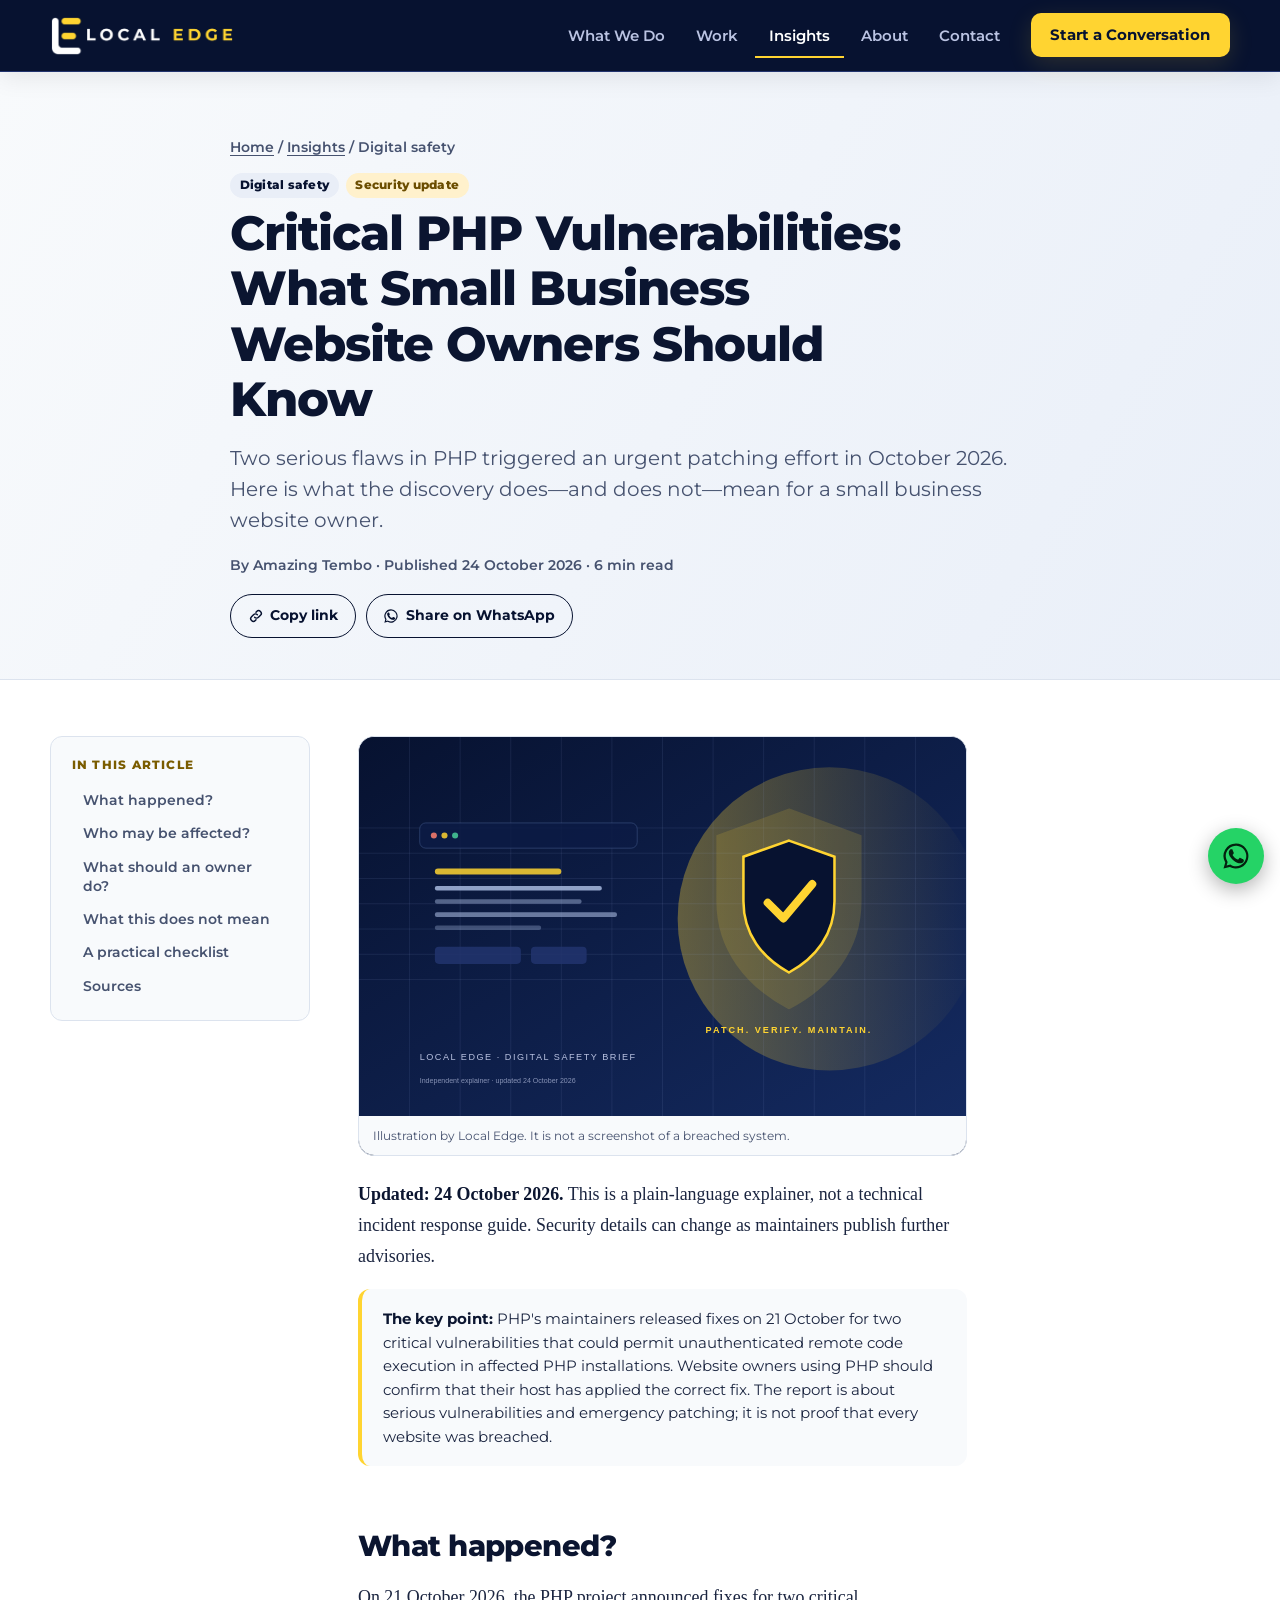
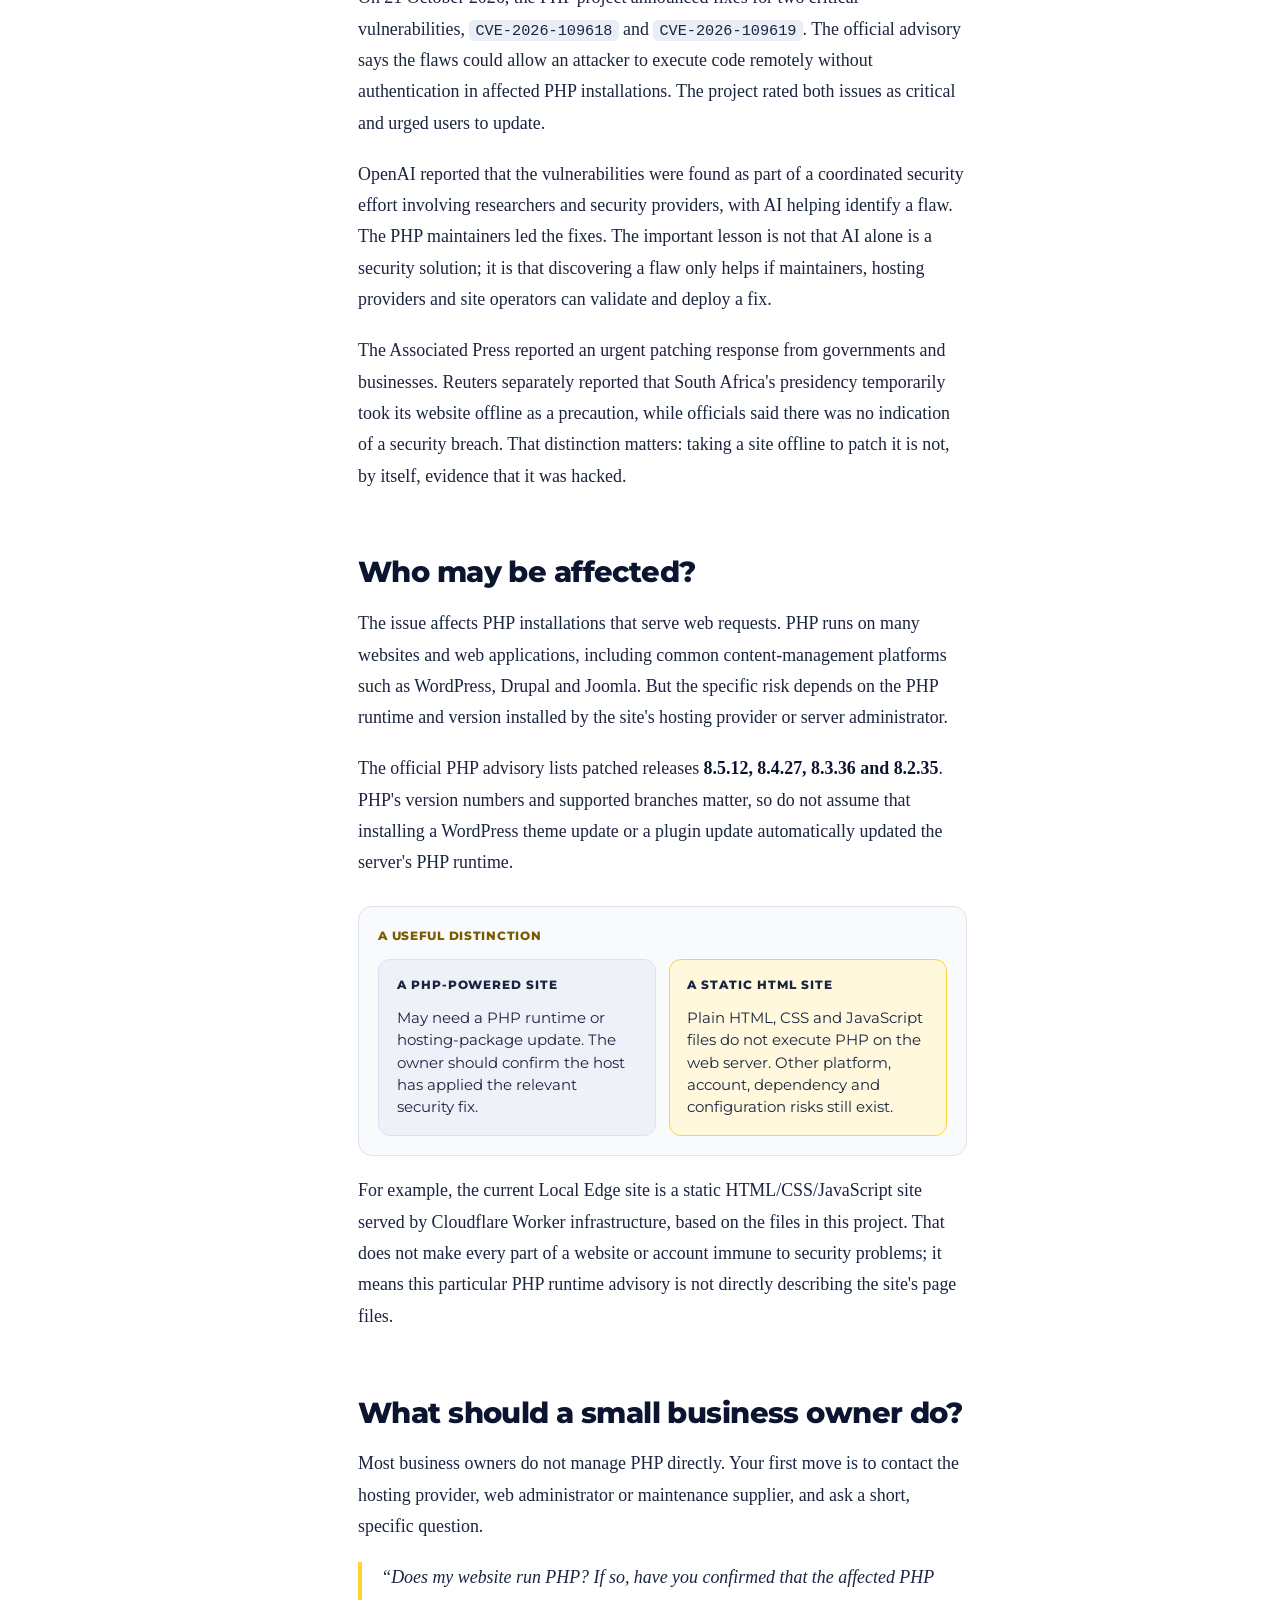
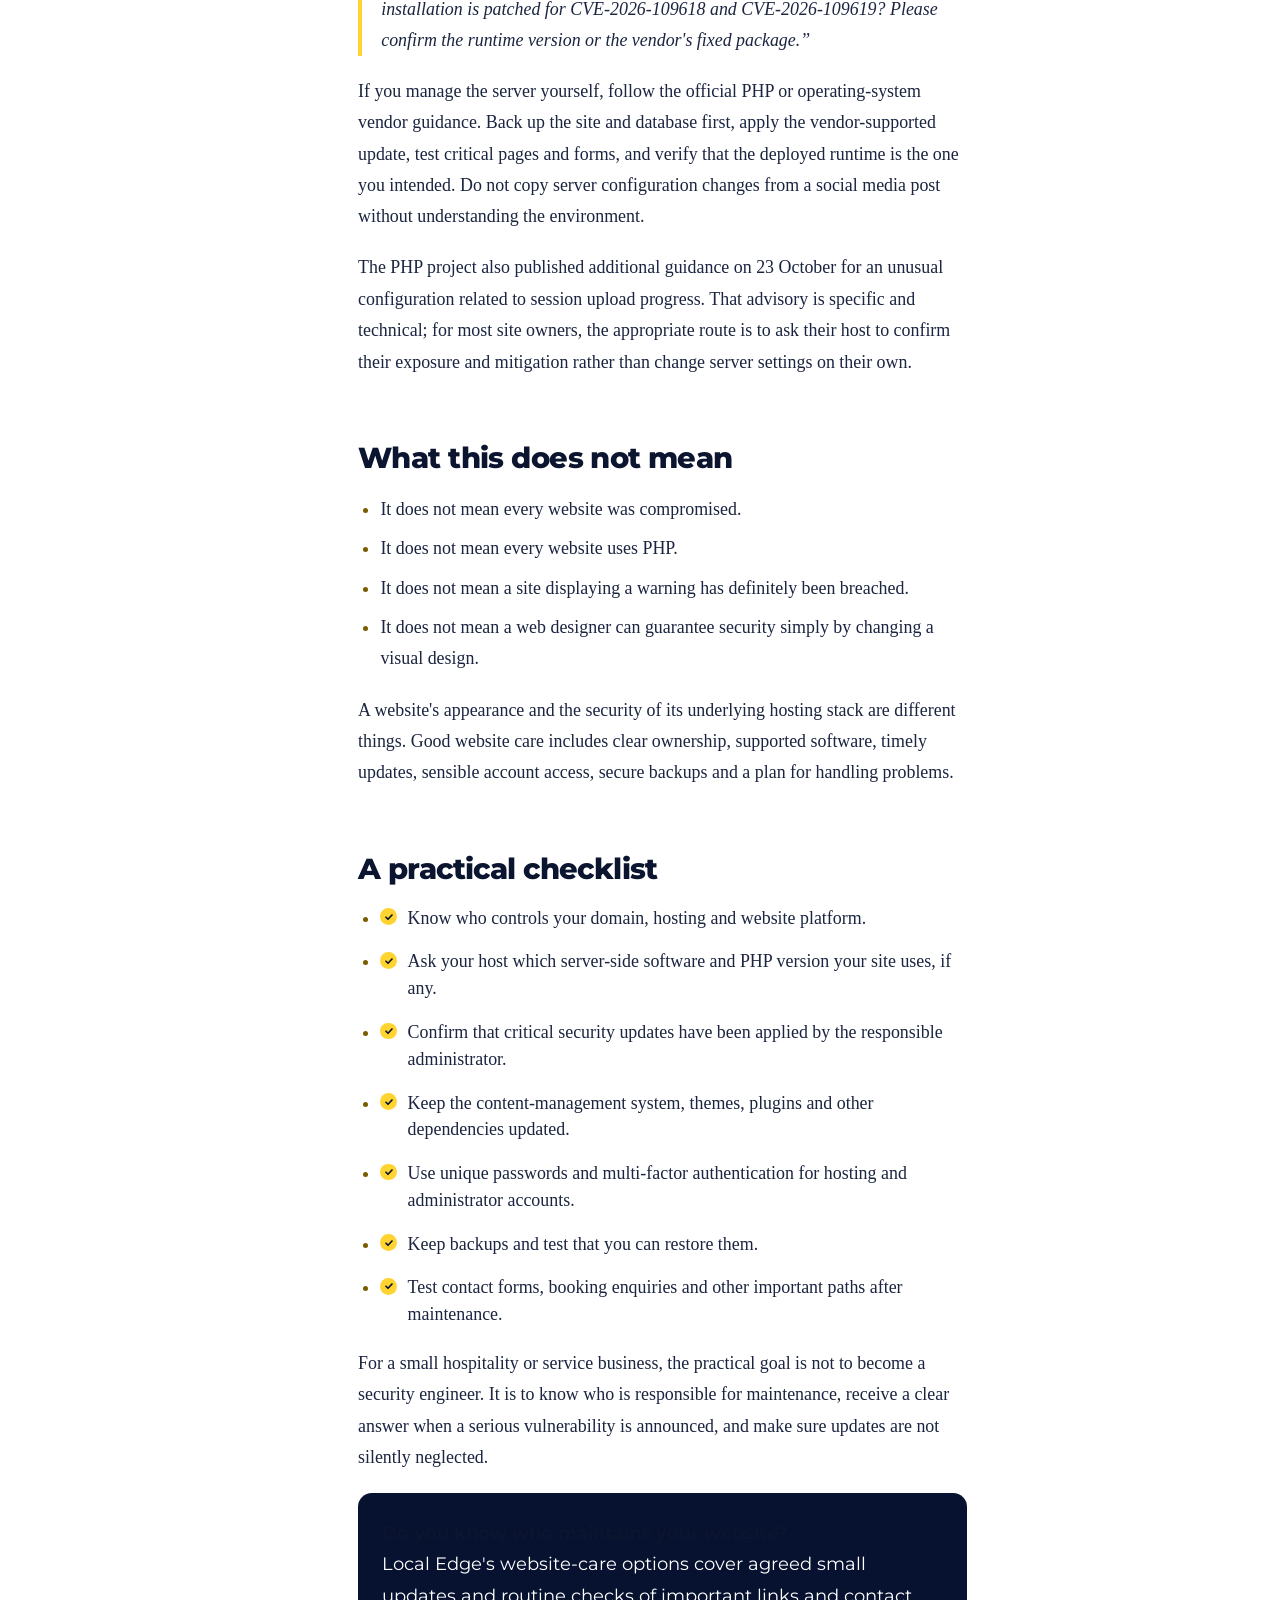
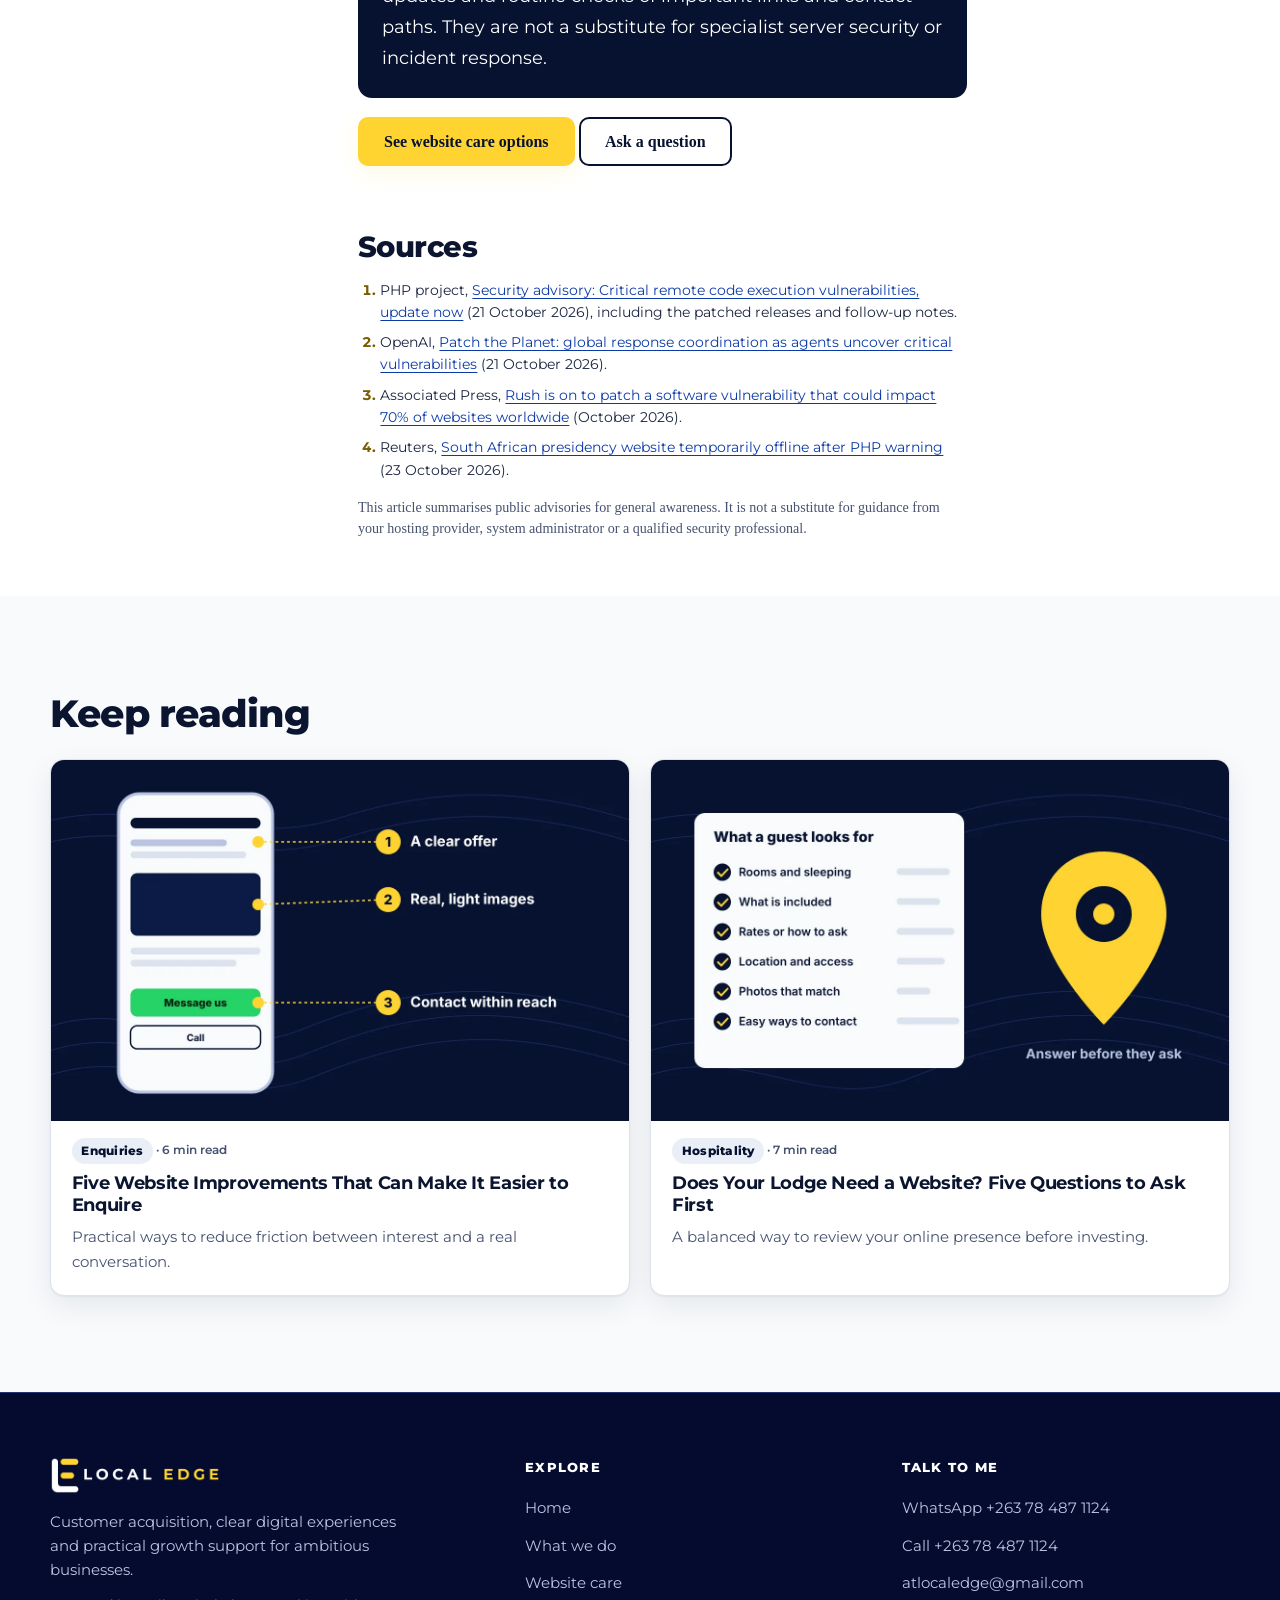
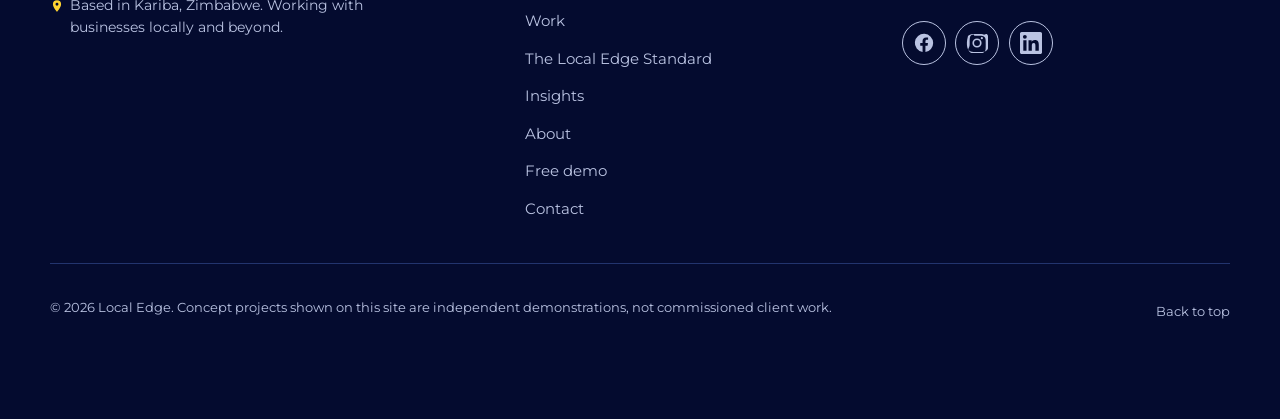
<file: insight-php-security.html>
<!DOCTYPE html>
<html lang="en">
<head>
  <meta charset="UTF-8">
  
  <meta name="viewport" content="width=device-width, initial-scale=1.0">
  <script>document.documentElement.className='js'</script>
  <title>Critical PHP Vulnerabilities: What Small Business Website Owners Should Know | Local Edge</title>
  <meta name="description" content="Two critical PHP vulnerabilities triggered an urgent patching effort in October 2026. What small business website owners should ask their hosting provider.">
  <link rel="canonical" href="https://local-edge.localedge.workers.dev/insight-php-security.html">
  <meta name="theme-color" content="#071230">
  <meta name="author" content="Amazing Tembo">
  
  <meta property="og:type" content="article">
  <meta property="og:site_name" content="Local Edge">
  <meta property="og:locale" content="en_ZW">
  <meta property="og:title" content="Critical PHP Vulnerabilities: What Small Business Website Owners Should Know | Local Edge">
  <meta property="og:description" content="Two critical PHP vulnerabilities triggered an urgent patching effort in October 2026. What small business website owners should ask their hosting provider.">
  <meta property="og:url" content="https://local-edge.localedge.workers.dev/insight-php-security.html">
  <meta property="og:image" content="https://local-edge.localedge.workers.dev/assets/images/og-php-security.jpg">
  <meta property="og:image:width" content="1200">
  <meta property="og:image:height" content="630">
  <meta property="og:image:alt" content="Local Edge: customer acquisition, digital experience and business growth support">
  <meta name="twitter:card" content="summary_large_image">
  <meta name="twitter:title" content="Critical PHP Vulnerabilities: What Small Business Website Owners Should Know | Local Edge">
  <meta name="twitter:description" content="Two critical PHP vulnerabilities triggered an urgent patching effort in October 2026. What small business website owners should ask their hosting provider.">
  <meta name="twitter:image" content="https://local-edge.localedge.workers.dev/assets/images/og-php-security.jpg">

  <link rel="icon" type="image/png" href="assets/logo-icon.png">
  <link rel="apple-touch-icon" href="assets/logo-icon.png">

  <script>document.documentElement.classList.add('js');</script>
  <link rel="preconnect" href="https://fonts.googleapis.com">
  <link rel="preconnect" href="https://fonts.gstatic.com" crossorigin>
  <link href="https://fonts.googleapis.com/css2?family=Montserrat:wght@400;500;600;700;800&display=swap" rel="stylesheet">
  <link rel="stylesheet" href="styles.css">
</head>
<body class="page-insights">

  <svg width="0" height="0" style="position:absolute" aria-hidden="true" focusable="false">
    <symbol id="i-facebook" viewBox="0 0 24 24"><path fill="currentColor" d="M22 12a10 10 0 1 0-11.56 9.88v-6.99H7.9V12h2.54V9.8c0-2.5 1.49-3.89 3.77-3.89 1.09 0 2.24.2 2.24.2v2.46h-1.26c-1.24 0-1.63.77-1.63 1.56V12h2.78l-.44 2.89h-2.34v6.99A10 10 0 0 0 22 12z"/></symbol>
    <symbol id="i-instagram" viewBox="0 0 24 24"><path fill="currentColor" d="M12 7a5 5 0 1 0 0 10 5 5 0 0 0 0-10zm0 8.2a3.2 3.2 0 1 1 0-6.4 3.2 3.2 0 0 1 0 6.4zM17.3 5.5a1.2 1.2 0 1 0 0 2.4 1.2 1.2 0 0 0 0-2.4zM12 2.2c-3.2 0-3.6 0-4.8.1-1.3.1-2.1.3-2.9.6a5.9 5.9 0 0 0-2.1 1.4A5.9 5.9 0 0 0 1.8 6.4c-.3.8-.5 1.6-.6 2.9C1.1 10.4 1 10.8 1 12s0 1.6.1 2.8c.1 1.3.3 2.1.6 2.9.3.8.7 1.5 1.4 2.1.6.7 1.3 1.1 2.1 1.4.8.3 1.6.5 2.9.6 1.2.1 1.6.1 4.8.1s3.6 0 4.8-.1c1.3-.1 2.1-.3 2.9-.6a5.9 5.9 0 0 0 2.1-1.4c.7-.6 1.1-1.3 1.4-2.1.3-.8.5-1.6.6-2.9.1-1.2.1-1.6.1-2.8s0-3.6-.1-4.8c-.1-1.3-.3-2.1-.6-2.9a5.9 5.9 0 0 0-1.4-2.1A5.9 5.9 0 0 0 19.7 2.9c-.8-.3-1.6-.5-2.9-.6-1.2-.1-1.6-.1-4.8-.1zm0 1.8c3.1 0 3.5 0 4.7.1 1.1.1 1.7.2 2.1.4.5.2.9.5 1.3.9.4.4.7.8.9 1.3.2.4.3 1 .4 2.1.1 1.2.1 1.6.1 4.7s0 3.5-.1 4.7c-.1 1.1-.2 1.7-.4 2.1-.2.5-.5.9-.9 1.3-.4.4-.8.7-1.3.9-.4.2-1 .3-2.1.4-1.2.1-1.6.1-4.7.1s-3.5 0-4.7-.1c-1.1-.1-1.7-.2-2.1-.4a3.5 3.5 0 0 1-1.3-.9 3.5 3.5 0 0 1-.9-1.3c-.2-.4-.3-1-.4-2.1C4 15.5 4 15.1 4 12s0-3.5.1-4.7c.1-1.1.2-1.7.4-2.1.2-.5.5-.9.9-1.3.4-.4.8-.7 1.3-.9.4-.2 1-.3 2.1-.4C8.5 4 8.9 4 12 4z"/></symbol>
    <symbol id="i-linkedin" viewBox="0 0 24 24"><path fill="currentColor" d="M20.4 20.5h-3.6v-5.6c0-1.3 0-3-1.8-3s-2.1 1.4-2.1 2.9v5.7H9.3V9h3.4v1.6h.1c.5-.9 1.6-1.8 3.4-1.8 3.6 0 4.3 2.4 4.3 5.5v6.2zM5.3 7.4a2.1 2.1 0 1 1 0-4.2 2.1 2.1 0 0 1 0 4.2zM7.1 20.5H3.6V9h3.5v11.5zM22.2 0H1.8C.8 0 0 .8 0 1.7v20.6c0 .9.8 1.7 1.8 1.7h20.4c1 0 1.8-.8 1.8-1.7V1.7C24 .8 23.2 0 22.2 0z"/></symbol>
    <symbol id="i-whatsapp" viewBox="0 0 24 24"><path fill="currentColor" d="M17.5 14.4c-.3-.1-1.7-.8-2-.9-.3-.1-.5-.1-.7.1-.2.3-.8.9-.9 1.1-.2.2-.3.2-.6.1-.3-.1-1.2-.4-2.3-1.4-.8-.8-1.4-1.7-1.6-2-.2-.3 0-.4.1-.6l.4-.5c.1-.1.2-.3.3-.5.1-.2 0-.4 0-.5-.1-.1-.7-1.6-.9-2.2-.2-.6-.5-.5-.7-.5h-.6c-.2 0-.5.1-.8.4-.3.3-1 1-1 2.5s1.1 2.9 1.2 3.1c.1.2 2.1 3.2 5.1 4.5.7.3 1.3.5 1.7.6.7.2 1.4.2 1.9.1.6-.1 1.7-.7 2-1.4.2-.7.2-1.3.2-1.4-.1-.1-.3-.2-.6-.3zM12 2a10 10 0 0 0-8.6 15.1L2 22l5-1.3A10 10 0 1 0 12 2zm0 18.2c-1.5 0-3-.4-4.2-1.2l-.3-.2-3 .8.8-2.9-.2-.3A8.2 8.2 0 1 1 12 20.2z"/></symbol>
    <symbol id="i-check" viewBox="0 0 24 24"><path fill="none" stroke="currentColor" stroke-width="3" stroke-linecap="round" stroke-linejoin="round" d="M5 12.5l4.5 4.5L19 7.5"/></symbol>
    <symbol id="i-phone" viewBox="0 0 24 24"><path fill="currentColor" d="M6.6 10.8a15 15 0 0 0 6.6 6.6l2.2-2.2a1 1 0 0 1 1-.25c1.1.37 2.3.57 3.6.57a1 1 0 0 1 1 1V20a1 1 0 0 1-1 1A17 17 0 0 1 3 4a1 1 0 0 1 1-1h3.5a1 1 0 0 1 1 1c0 1.3.2 2.5.57 3.6a1 1 0 0 1-.25 1z"/></symbol>
    <symbol id="i-mail" viewBox="0 0 24 24"><path fill="currentColor" d="M20 4H4a2 2 0 0 0-2 2v12a2 2 0 0 0 2 2h16a2 2 0 0 0 2-2V6a2 2 0 0 0-2-2zm0 4.2-8 5-8-5V6l8 5 8-5v2.2z"/></symbol>
    <symbol id="i-arrow" viewBox="0 0 24 24"><path fill="none" stroke="currentColor" stroke-width="2.4" stroke-linecap="round" stroke-linejoin="round" d="M5 12h14M13 6l6 6-6 6"/></symbol>
    <symbol id="i-ext" viewBox="0 0 24 24"><path fill="none" stroke="currentColor" stroke-width="2.4" stroke-linecap="round" stroke-linejoin="round" d="M7 17L17 7M9 7h8v8"/></symbol>
    <symbol id="i-pin" viewBox="0 0 24 24"><path fill="currentColor" d="M12 2a7 7 0 0 0-7 7c0 5.2 7 13 7 13s7-7.8 7-13a7 7 0 0 0-7-7zm0 9.5A2.5 2.5 0 1 1 12 6.5a2.5 2.5 0 0 1 0 5z"/></symbol>
    <symbol id="i-link" viewBox="0 0 24 24"><path fill="none" stroke="currentColor" stroke-width="2.2" stroke-linecap="round" stroke-linejoin="round" d="M10 14a4 4 0 0 0 5.7 0l3-3a4 4 0 0 0-5.7-5.7l-1 1M14 10a4 4 0 0 0-5.7 0l-3 3A4 4 0 0 0 11 18.7l1-1"/></symbol>
  </svg>

  <a class="skip-link" href="#main">Skip to content</a>

  <header class="site-header">
    <div class="container nav">
      <a href="index.html" class="brand" aria-label="Local Edge, home">
        <img src="assets/logo-horizontal.png" alt="Local Edge" width="190" height="41">
      </a>

      <button class="nav-toggle" id="navToggle" type="button" aria-expanded="false" aria-controls="navPanel" aria-label="Open menu">
        <span class="bars" aria-hidden="true"><i></i><i></i><i></i></span>
      </button>
      <div class="nav-backdrop" id="navBackdrop" hidden></div>

      <nav class="nav-panel" id="navPanel" aria-label="Main navigation">
        <ul class="nav-links">
          <li><a href="services.html">What We Do</a></li>
          <li><a href="work.html">Work</a></li>
          <li><a href="insights.html" aria-current="page">Insights</a></li>
          <li><a href="journey.html">About</a></li>
          <li><a href="contact.html">Contact</a></li>
        </ul>
        <a class="btn btn-gold btn-sm nav-cta" href="contact.html">Start a Conversation</a>
      </nav>
    </div>
  </header>

  <main id="main">

    <span id="top"></span>
    <div class="read-progress" aria-hidden="true"><span data-progress-bar></span></div>
    <article class="article">
      <header class="article-head article-head--security">
        <div class="container narrow">
          <p class="crumbs"><a href="index.html">Home</a> / <a href="insights.html">Insights</a> / Digital safety</p>
          <p class="post-meta"><span class="cat">Digital safety</span> <span class="cat cat--alert">Security update</span></p>
          <h1>Critical PHP Vulnerabilities: What Small Business Website Owners Should Know</h1>
          <p class="deck">Two serious flaws in PHP triggered an urgent patching effort in October 2026. Here is what the discovery does—and does not—mean for a small business website owner.</p>
          <p class="byline">By Amazing Tembo &middot; Published 24 October 2026 &middot; 6 min read</p>
          <div class="share" aria-label="Share this article">
            <button type="button" class="chip" data-copy-link><svg width="16" height="16" aria-hidden="true"><use href="#i-link"/></svg> <span>Copy link</span></button>
            <a class="chip" href="https://wa.me/?text=Critical%20PHP%20Vulnerabilities%3A%20What%20Small%20Business%20Website%20Owners%20Should%20Know%20https%3A%2F%2Flocal-edge.localedge.workers.dev%2Finsight-php-security.html" target="_blank" rel="noopener noreferrer"><svg width="16" height="16" aria-hidden="true"><use href="#i-whatsapp"/></svg> Share on WhatsApp</a>
          </div>
        </div>
      </header>
      <div class="container article-layout">
        <aside class="toc" aria-label="Contents"><p class="toc-h">In this article</p><ol>
          <li><a href="#what-happened">What happened?</a></li><li><a href="#who-affected">Who may be affected?</a></li><li><a href="#what-to-do">What should an owner do?</a></li><li><a href="#what-not-mean">What this does not mean</a></li><li><a href="#checklist">A practical checklist</a></li><li><a href="#sources">Sources</a></li>
        </ol></aside>
        <div class="prose">
          <figure class="article-hero-art"><img src="assets/images/insight-php-security.svg" alt="Original illustration of a shield and software code, representing security updates." width="1200" height="750"><figcaption>Illustration by Local Edge. It is not a screenshot of a breached system.</figcaption></figure>
          <p><strong>Updated: 24 October 2026.</strong> This is a plain-language explainer, not a technical incident response guide. Security details can change as maintainers publish further advisories.</p>
          <div class="fact--inline"><strong>The key point:</strong> PHP's maintainers released fixes on 21 October for two critical vulnerabilities that could permit unauthenticated remote code execution in affected PHP installations. Website owners using PHP should confirm that their host has applied the correct fix. The report is about serious vulnerabilities and emergency patching; it is not proof that every website was breached.</div>

          <h2 id="what-happened">What happened?</h2>
          <p>On 21 October 2026, the PHP project announced fixes for two critical vulnerabilities, <code>CVE-2026-109618</code> and <code>CVE-2026-109619</code>. The official advisory says the flaws could allow an attacker to execute code remotely without authentication in affected PHP installations. The project rated both issues as critical and urged users to update.</p>
          <p>OpenAI reported that the vulnerabilities were found as part of a coordinated security effort involving researchers and security providers, with AI helping identify a flaw. The PHP maintainers led the fixes. The important lesson is not that AI alone is a security solution; it is that discovering a flaw only helps if maintainers, hosting providers and site operators can validate and deploy a fix.</p>
          <p>The Associated Press reported an urgent patching response from governments and businesses. Reuters separately reported that South Africa's presidency temporarily took its website offline as a precaution, while officials said there was no indication of a security breach. That distinction matters: taking a site offline to patch it is not, by itself, evidence that it was hacked.</p>

          <h2 id="who-affected">Who may be affected?</h2>
          <p>The issue affects PHP installations that serve web requests. PHP runs on many websites and web applications, including common content-management platforms such as WordPress, Drupal and Joomla. But the specific risk depends on the PHP runtime and version installed by the site's hosting provider or server administrator.</p>
          <p>The official PHP advisory lists patched releases <strong>8.5.12, 8.4.27, 8.3.36 and 8.2.35</strong>. PHP's version numbers and supported branches matter, so do not assume that installing a WordPress theme update or a plugin update automatically updated the server's PHP runtime.</p>
          <div class="illus"><p class="illus-tag">A useful distinction</p><div class="ba"><div class="ba-col ba-before"><p class="ba-h">A PHP-powered site</p><p>May need a PHP runtime or hosting-package update. The owner should confirm the host has applied the relevant security fix.</p></div><div class="ba-col ba-after"><p class="ba-h">A static HTML site</p><p>Plain HTML, CSS and JavaScript files do not execute PHP on the web server. Other platform, account, dependency and configuration risks still exist.</p></div></div></div>
          <p>For example, the current Local Edge site is a static HTML/CSS/JavaScript site served by Cloudflare Worker infrastructure, based on the files in this project. That does not make every part of a website or account immune to security problems; it means this particular PHP runtime advisory is not directly describing the site's page files.</p>

          <h2 id="what-to-do">What should a small business owner do?</h2>
          <p>Most business owners do not manage PHP directly. Your first move is to contact the hosting provider, web administrator or maintenance supplier, and ask a short, specific question.</p>
          <blockquote>“Does my website run PHP? If so, have you confirmed that the affected PHP installation is patched for CVE-2026-109618 and CVE-2026-109619? Please confirm the runtime version or the vendor's fixed package.”</blockquote>
          <p>If you manage the server yourself, follow the official PHP or operating-system vendor guidance. Back up the site and database first, apply the vendor-supported update, test critical pages and forms, and verify that the deployed runtime is the one you intended. Do not copy server configuration changes from a social media post without understanding the environment.</p>
          <p>The PHP project also published additional guidance on 23 October for an unusual configuration related to session upload progress. That advisory is specific and technical; for most site owners, the appropriate route is to ask their host to confirm their exposure and mitigation rather than change server settings on their own.</p>

          <h2 id="what-not-mean">What this does not mean</h2>
          <ul>
            <li>It does not mean every website was compromised.</li>
            <li>It does not mean every website uses PHP.</li>
            <li>It does not mean a site displaying a warning has definitely been breached.</li>
            <li>It does not mean a web designer can guarantee security simply by changing a visual design.</li>
          </ul>
          <p>A website's appearance and the security of its underlying hosting stack are different things. Good website care includes clear ownership, supported software, timely updates, sensible account access, secure backups and a plan for handling problems.</p>

          <h2 id="checklist">A practical checklist</h2>
          <ul class="list-check">
            <li>Know who controls your domain, hosting and website platform.</li>
            <li>Ask your host which server-side software and PHP version your site uses, if any.</li>
            <li>Confirm that critical security updates have been applied by the responsible administrator.</li>
            <li>Keep the content-management system, themes, plugins and other dependencies updated.</li>
            <li>Use unique passwords and multi-factor authentication for hosting and administrator accounts.</li>
            <li>Keep backups and test that you can restore them.</li>
            <li>Test contact forms, booking enquiries and other important paths after maintenance.</li>
          </ul>
          <p>For a small hospitality or service business, the practical goal is not to become a security engineer. It is to know who is responsible for maintenance, receive a clear answer when a serious vulnerability is announced, and make sure updates are not silently neglected.</p>
          <p class="cta-inline"><strong>Do you know who maintains your website?</strong><br>Local Edge's website-care options cover agreed small updates and routine checks of important links and contact paths. They are not a substitute for specialist server security or incident response.</p>
          <p><a class="btn btn-gold" href="services.html#care">See website care options</a> <a class="btn btn-outline-navy" href="contact.html">Ask a question</a></p>

          <h2 id="sources">Sources</h2>
          <ol class="sources">
            <li>PHP project, <a href="https://www.php.net/archive/2026.php#2026-10-21-5" target="_blank" rel="noopener noreferrer">Security advisory: Critical remote code execution vulnerabilities, update now</a> (21 October 2026), including the patched releases and follow-up notes.</li>
            <li>OpenAI, <a href="https://openai.com/index/coordinated-disclosure-of-critical-vulnerabilities/" target="_blank" rel="noopener noreferrer">Patch the Planet: global response coordination as agents uncover critical vulnerabilities</a> (21 October 2026).</li>
            <li>Associated Press, <a href="https://apnews.com/article/php-websites-fbi-europe-vulnerability-a0af9576808a0963efca8df14d4b5183" target="_blank" rel="noopener noreferrer">Rush is on to patch a software vulnerability that could impact 70% of websites worldwide</a> (October 2026).</li>
            <li>Reuters, <a href="https://www.reuters.com/world/africa/south-african-presidency-website-temporarily-offline-after-php-warning-2026-10-23/" target="_blank" rel="noopener noreferrer">South African presidency website temporarily offline after PHP warning</a> (23 October 2026).</li>
          </ol>
          <p class="fine">This article summarises public advisories for general awareness. It is not a substitute for guidance from your hosting provider, system administrator or a qualified security professional.</p>
        </div>
      </div>
    </article>



    <section class="section section--paper" aria-labelledby="rel-title">
      <div class="container"><h2 id="rel-title" class="rel-h">Keep reading</h2><div class="post-grid post-grid--2">
        <article class="post-card"><a class="post-img" href="insight-enquiry-improvements.html" tabindex="-1" aria-hidden="true"><img src="assets/images/insight-mobile-enquiry.webp" alt="" width="1200" height="750" loading="lazy"></a><p class="post-meta"><span class="cat">Enquiries</span> &middot; 6 min read</p><h3><a href="insight-enquiry-improvements.html">Five Website Improvements That Can Make It Easier to Enquire</a></h3><p>Practical ways to reduce friction between interest and a real conversation.</p></article>
        <article class="post-card"><a class="post-img" href="insight-lodge-website-questions.html" tabindex="-1" aria-hidden="true"><img src="assets/images/insight-hospitality-website.webp" alt="" width="1200" height="750" loading="lazy"></a><p class="post-meta"><span class="cat">Hospitality</span> &middot; 7 min read</p><h3><a href="insight-lodge-website-questions.html">Does Your Lodge Need a Website? Five Questions to Ask First</a></h3><p>A balanced way to review your online presence before investing.</p></article>
      </div></div>
    </section>

  </main>

  <footer class="site-footer">
    <div class="container footer-grid">
      <div class="foot-brand">
        <img src="assets/logo-horizontal.png" alt="Local Edge" width="170" height="37" loading="lazy">
        <p>Customer acquisition, clear digital experiences and practical growth support for ambitious businesses.</p>
        <p class="small"><svg width="14" height="14" aria-hidden="true"><use href="#i-pin"/></svg> Based in Kariba, Zimbabwe. Working with businesses locally and beyond.</p>
      </div>
      <nav aria-label="Footer navigation">
        <p class="foot-h">Explore</p>
        <ul class="foot-links">
          <li><a href="index.html">Home</a></li>
          <li><a href="services.html">What we do</a></li>
          <li><a href="services.html#care">Website care</a></li>
          <li><a href="work.html">Work</a></li>
          <li><a href="standard.html">The Local Edge Standard</a></li>
          <li><a href="insights.html">Insights</a></li>
          <li><a href="journey.html">About</a></li>
          <li><a href="demo.html">Free demo</a></li>
          <li><a href="contact.html">Contact</a></li>
        </ul>
      </nav>
      <div>
        <p class="foot-h">Talk to me</p>
        <ul class="foot-contact">
          <li><a href="https://wa.me/263784871124?text=Hello%20Local%20Edge%2C%20I&#x27;d%20like%20to%20ask%20about%20a%20website" target="_blank" rel="noopener noreferrer">WhatsApp +263 78 487 1124</a></li>
          <li><a href="tel:+263784871124">Call +263 78 487 1124</a></li>
          <li><a href="mailto:atlocaledge@gmail.com">atlocaledge@gmail.com</a></li>
        </ul>
        <div class="socials" aria-label="Social media links">
          <a href="https://www.facebook.com/profile.php?id=61580444944918" target="_blank" rel="noopener noreferrer" aria-label="Local Edge on Facebook"><svg width="22" height="22"><use href="#i-facebook"/></svg></a>
          <a href="https://www.instagram.com/itzama_zing" target="_blank" rel="noopener noreferrer" aria-label="Instagram"><svg width="22" height="22"><use href="#i-instagram"/></svg></a>
          <a href="https://www.linkedin.com/in/amazing-tembo-409262381" target="_blank" rel="noopener noreferrer" aria-label="Amazing Tembo on LinkedIn"><svg width="22" height="22"><use href="#i-linkedin"/></svg></a>
        </div>
      </div>
    </div>
    <div class="container foot-bottom">
      <p>&copy; <span id="year">2026</span> Local Edge. Concept projects shown on this site are independent demonstrations, not commissioned client work.</p>
      <p><a href="#top">Back to top</a></p>
    </div>
  </footer>

  <a class="wa-float" data-wa-float href="https://wa.me/263784871124?text=Hello%20Local%20Edge%2C%20I&#x27;d%20like%20to%20ask%20about%20a%20website" target="_blank" rel="noopener noreferrer" aria-label="Chat on WhatsApp">
    <svg width="28" height="28" aria-hidden="true"><use href="#i-whatsapp"/></svg>
  </a>

  <script src="site-config.js"></script>
  <script src="script.js"></script>
</body>
</html>
</file>
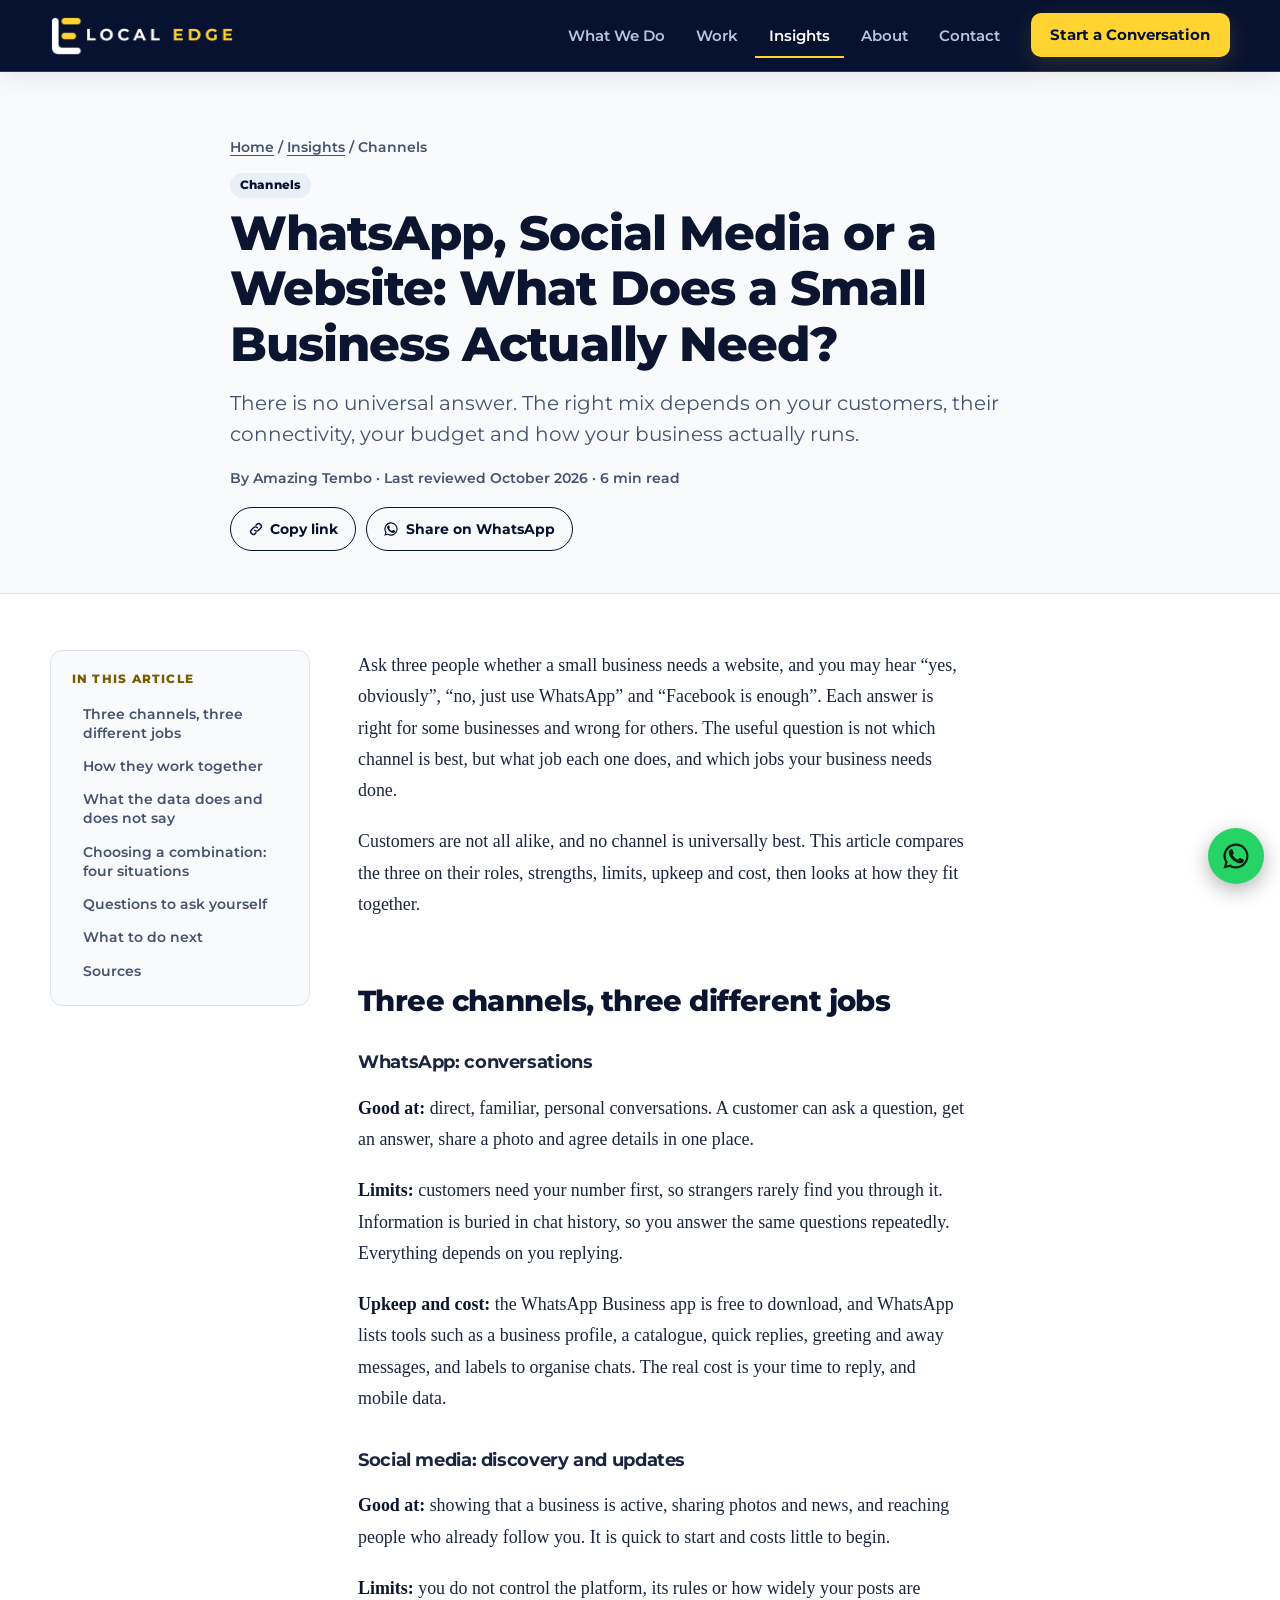
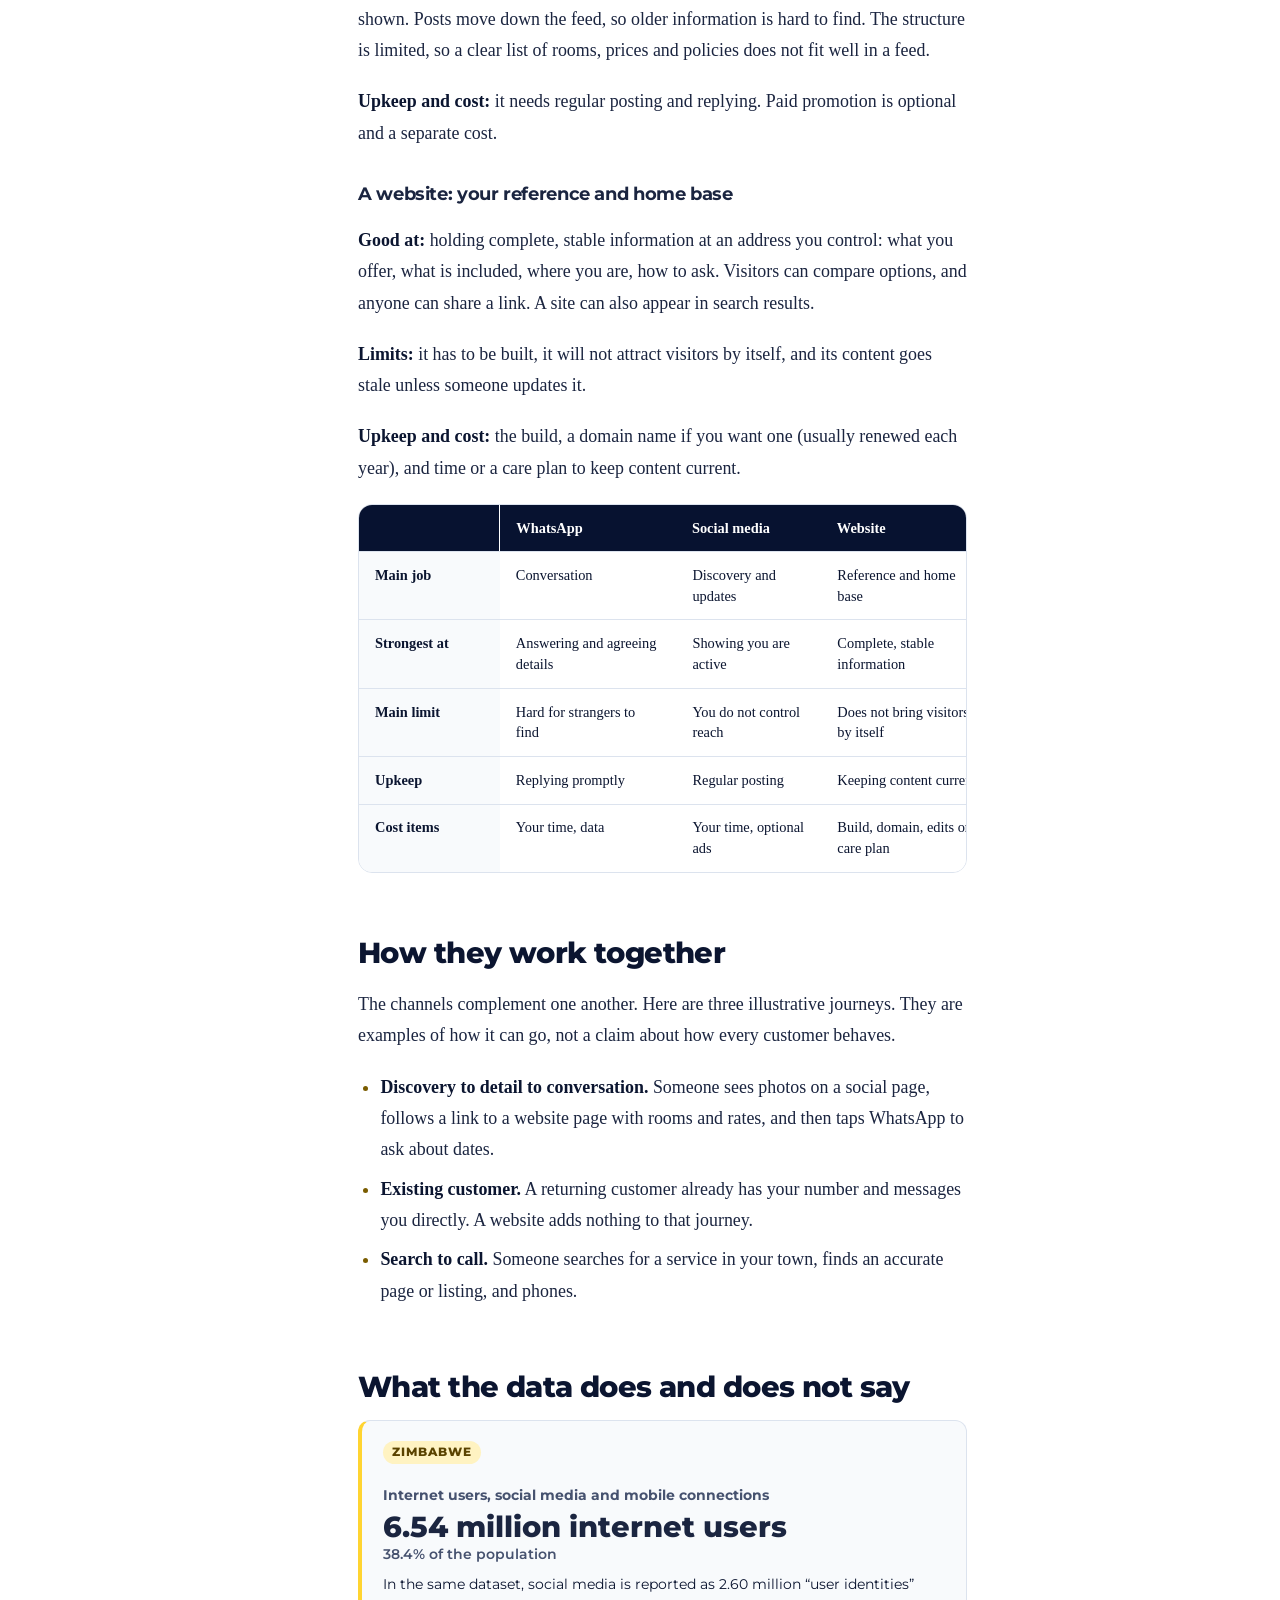
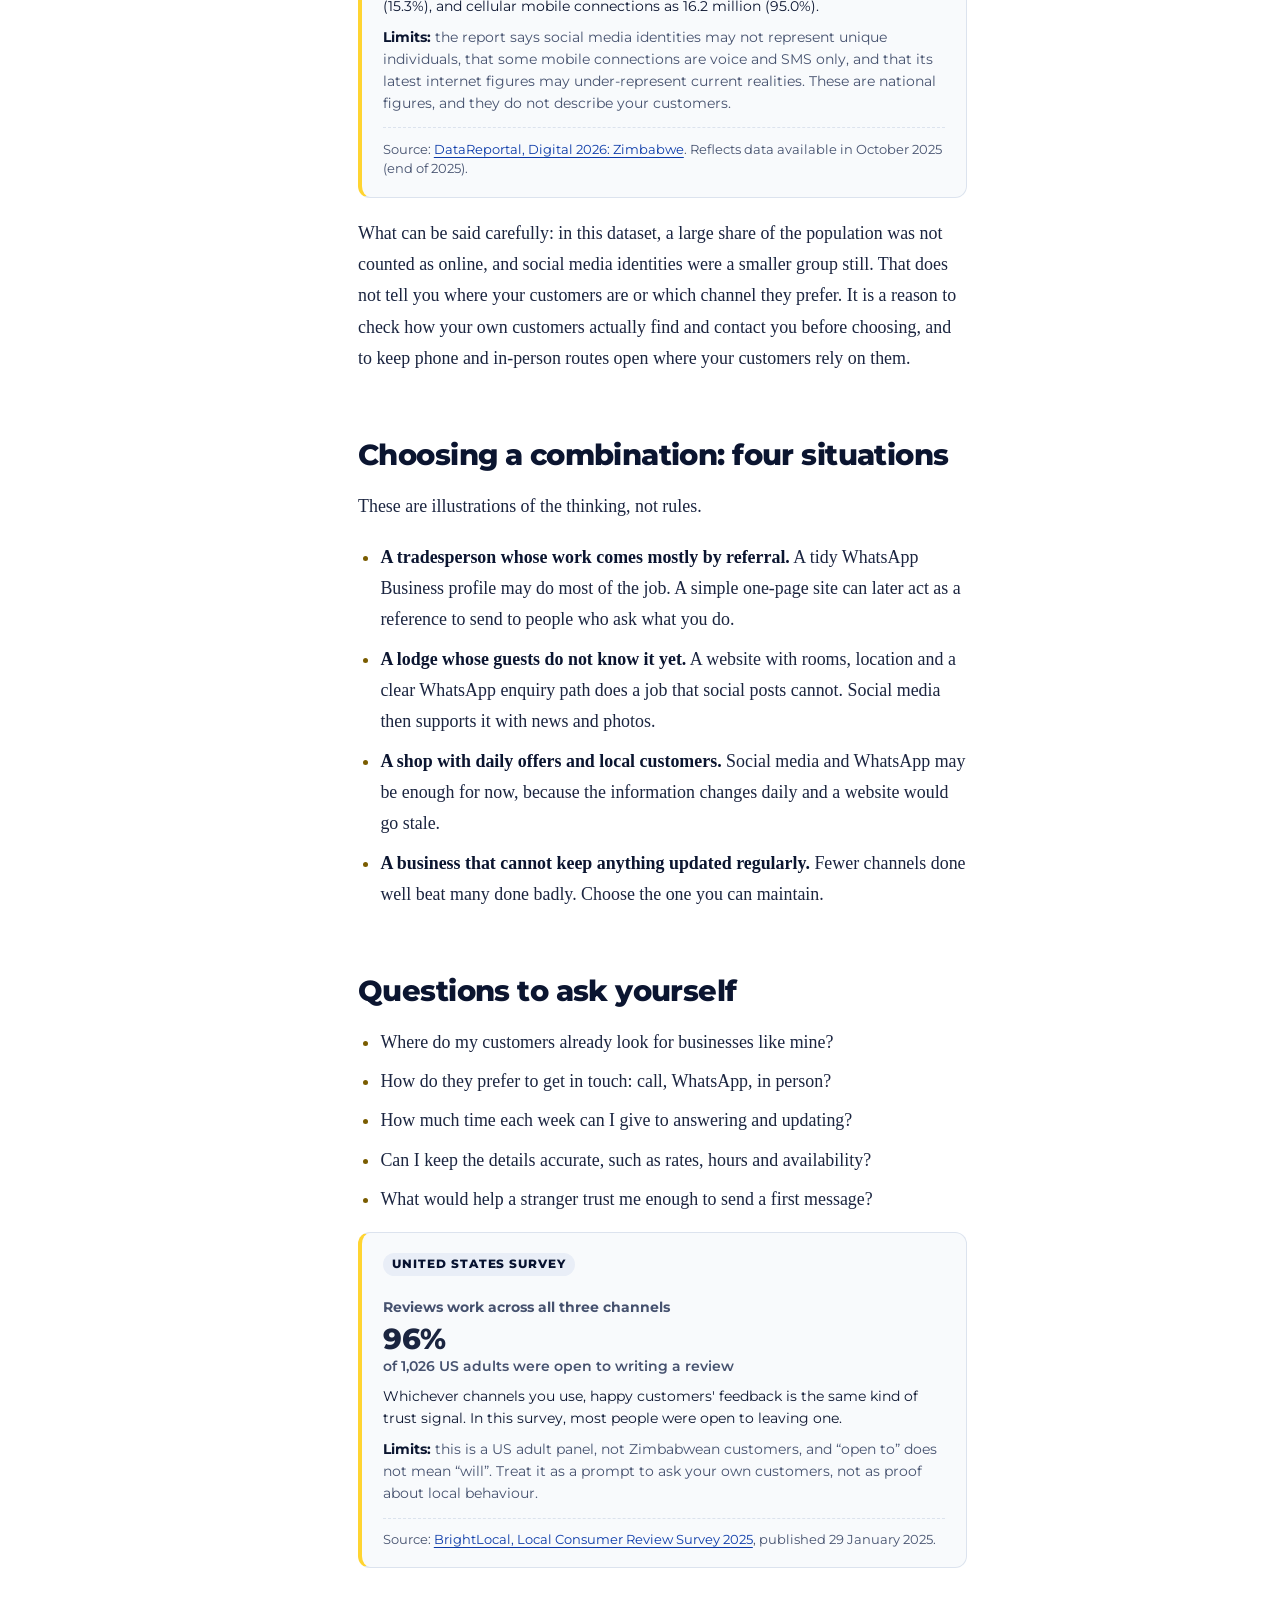
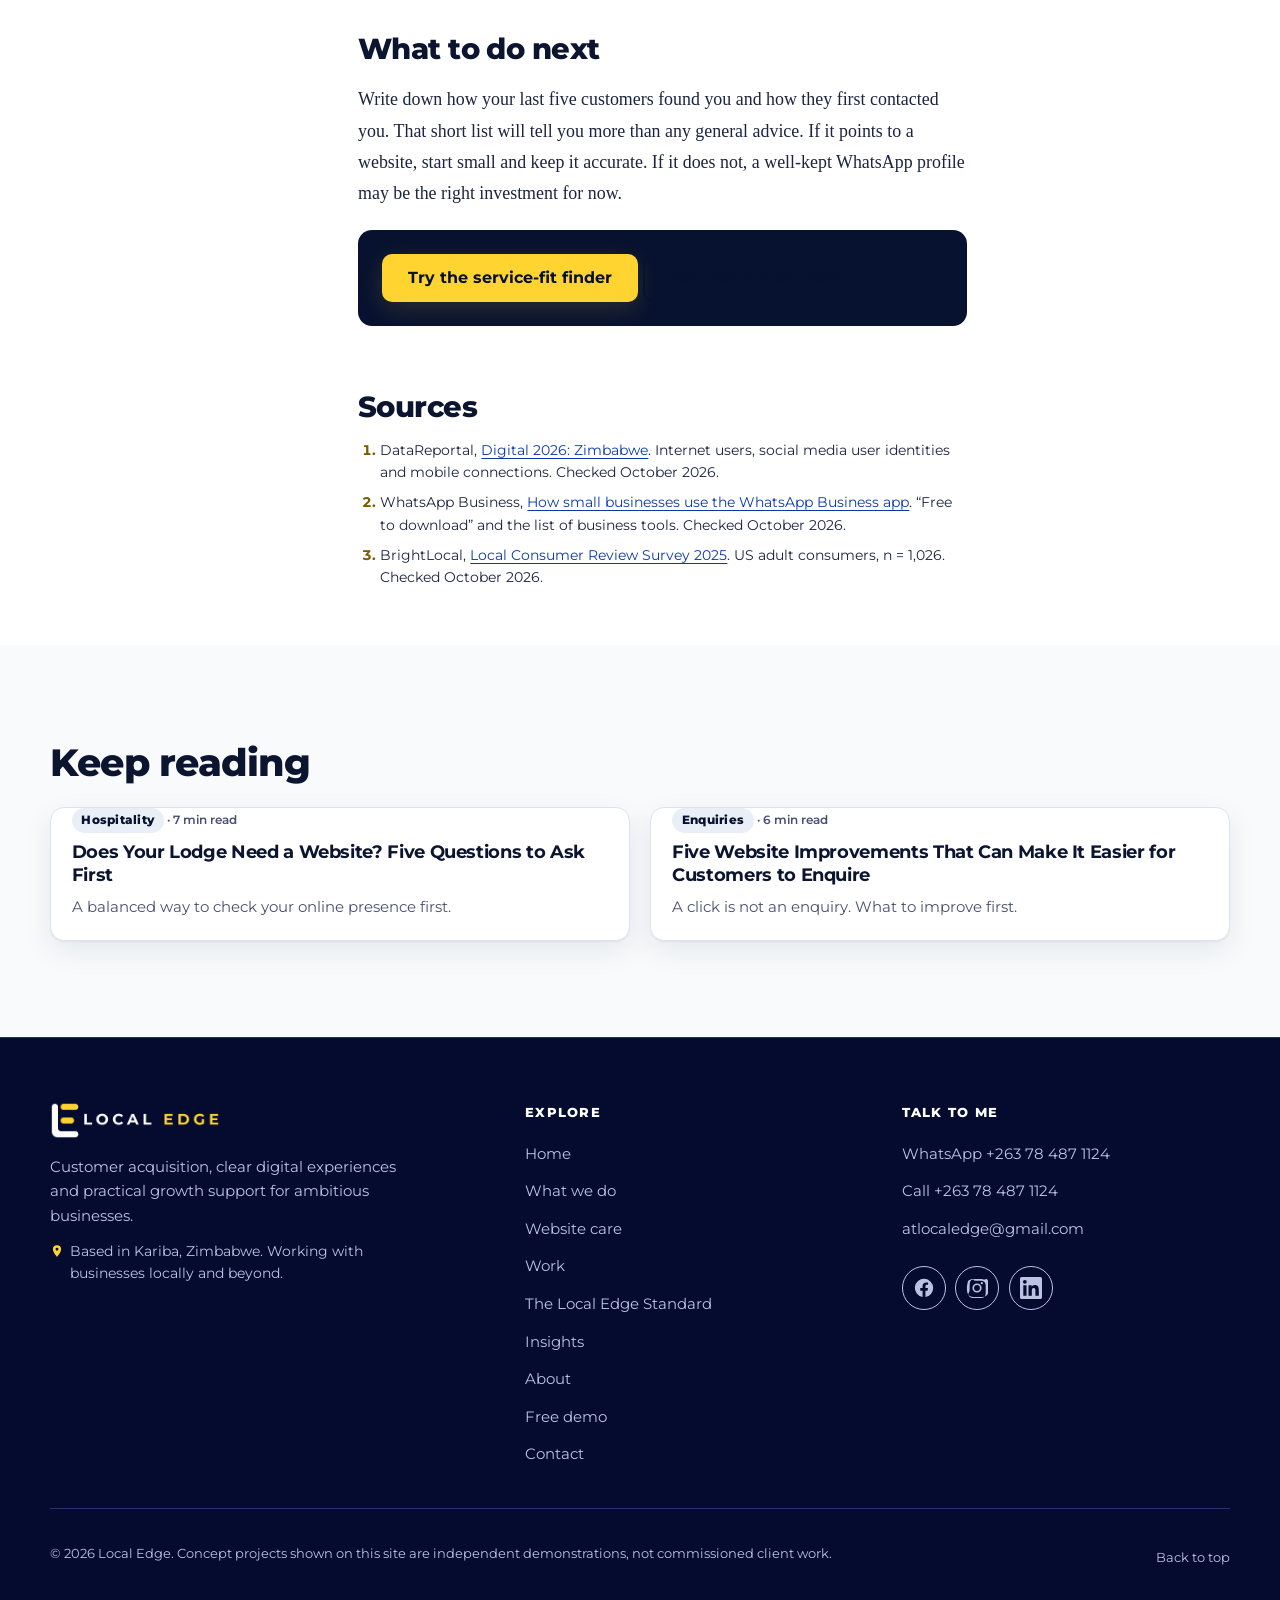
<file: insight-whatsapp-social-website.html>
<!DOCTYPE html>
<html lang="en">
<head>
  <meta charset="UTF-8">
  
  <meta name="viewport" content="width=device-width, initial-scale=1.0">
  <script>document.documentElement.className='js'</script>
  <title>WhatsApp, Social Media or a Website: What Does a Small Business Need? | Local Edge</title>
  <meta name="description" content="WhatsApp, social media and a website do different jobs. How they differ in strengths, limits, upkeep and cost, and how to choose a sensible combination for your customers and budget.">
  <link rel="canonical" href="https://local-edge.localedge.workers.dev/insight-whatsapp-social-website.html">
  <meta name="theme-color" content="#071230">
  <meta name="author" content="Amazing Tembo">
  
  <meta property="og:type" content="article">
  <meta property="og:site_name" content="Local Edge">
  <meta property="og:locale" content="en_ZW">
  <meta property="og:title" content="WhatsApp, Social Media or a Website: What Does a Small Business Need? | Local Edge">
  <meta property="og:description" content="WhatsApp, social media and a website do different jobs. How they differ in strengths, limits, upkeep and cost, and how to choose a sensible combination for your customers and budget.">
  <meta property="og:url" content="https://local-edge.localedge.workers.dev/insight-whatsapp-social-website.html">
  <meta property="og:image" content="https://local-edge.localedge.workers.dev/assets/images/og-local-edge.jpg">
  <meta property="og:image:width" content="1200">
  <meta property="og:image:height" content="630">
  <meta property="og:image:alt" content="Local Edge: customer acquisition, digital experience and business growth support">
  <meta name="twitter:card" content="summary_large_image">
  <meta name="twitter:title" content="WhatsApp, Social Media or a Website: What Does a Small Business Need? | Local Edge">
  <meta name="twitter:description" content="WhatsApp, social media and a website do different jobs. How they differ in strengths, limits, upkeep and cost, and how to choose a sensible combination for your customers and budget.">
  <meta name="twitter:image" content="https://local-edge.localedge.workers.dev/assets/images/og-local-edge.jpg">

  <link rel="icon" type="image/png" href="assets/logo-icon.png">
  <link rel="apple-touch-icon" href="assets/logo-icon.png">

  <script>document.documentElement.classList.add('js');</script>
  <link rel="preconnect" href="https://fonts.googleapis.com">
  <link rel="preconnect" href="https://fonts.gstatic.com" crossorigin>
  <link href="https://fonts.googleapis.com/css2?family=Montserrat:wght@400;500;600;700;800&display=swap" rel="stylesheet">
  <link rel="stylesheet" href="styles.css">
</head>
<body class="page-insights">

  <svg width="0" height="0" style="position:absolute" aria-hidden="true" focusable="false">
    <symbol id="i-facebook" viewBox="0 0 24 24"><path fill="currentColor" d="M22 12a10 10 0 1 0-11.56 9.88v-6.99H7.9V12h2.54V9.8c0-2.5 1.49-3.89 3.77-3.89 1.09 0 2.24.2 2.24.2v2.46h-1.26c-1.24 0-1.63.77-1.63 1.56V12h2.78l-.44 2.89h-2.34v6.99A10 10 0 0 0 22 12z"/></symbol>
    <symbol id="i-instagram" viewBox="0 0 24 24"><path fill="currentColor" d="M12 7a5 5 0 1 0 0 10 5 5 0 0 0 0-10zm0 8.2a3.2 3.2 0 1 1 0-6.4 3.2 3.2 0 0 1 0 6.4zM17.3 5.5a1.2 1.2 0 1 0 0 2.4 1.2 1.2 0 0 0 0-2.4zM12 2.2c-3.2 0-3.6 0-4.8.1-1.3.1-2.1.3-2.9.6a5.9 5.9 0 0 0-2.1 1.4A5.9 5.9 0 0 0 1.8 6.4c-.3.8-.5 1.6-.6 2.9C1.1 10.4 1 10.8 1 12s0 1.6.1 2.8c.1 1.3.3 2.1.6 2.9.3.8.7 1.5 1.4 2.1.6.7 1.3 1.1 2.1 1.4.8.3 1.6.5 2.9.6 1.2.1 1.6.1 4.8.1s3.6 0 4.8-.1c1.3-.1 2.1-.3 2.9-.6a5.9 5.9 0 0 0 2.1-1.4c.7-.6 1.1-1.3 1.4-2.1.3-.8.5-1.6.6-2.9.1-1.2.1-1.6.1-2.8s0-3.6-.1-4.8c-.1-1.3-.3-2.1-.6-2.9a5.9 5.9 0 0 0-1.4-2.1A5.9 5.9 0 0 0 19.7 2.9c-.8-.3-1.6-.5-2.9-.6-1.2-.1-1.6-.1-4.8-.1zm0 1.8c3.1 0 3.5 0 4.7.1 1.1.1 1.7.2 2.1.4.5.2.9.5 1.3.9.4.4.7.8.9 1.3.2.4.3 1 .4 2.1.1 1.2.1 1.6.1 4.7s0 3.5-.1 4.7c-.1 1.1-.2 1.7-.4 2.1-.2.5-.5.9-.9 1.3-.4.4-.8.7-1.3.9-.4.2-1 .3-2.1.4-1.2.1-1.6.1-4.7.1s-3.5 0-4.7-.1c-1.1-.1-1.7-.2-2.1-.4a3.5 3.5 0 0 1-1.3-.9 3.5 3.5 0 0 1-.9-1.3c-.2-.4-.3-1-.4-2.1C4 15.5 4 15.1 4 12s0-3.5.1-4.7c.1-1.1.2-1.7.4-2.1.2-.5.5-.9.9-1.3.4-.4.8-.7 1.3-.9.4-.2 1-.3 2.1-.4C8.5 4 8.9 4 12 4z"/></symbol>
    <symbol id="i-linkedin" viewBox="0 0 24 24"><path fill="currentColor" d="M20.4 20.5h-3.6v-5.6c0-1.3 0-3-1.8-3s-2.1 1.4-2.1 2.9v5.7H9.3V9h3.4v1.6h.1c.5-.9 1.6-1.8 3.4-1.8 3.6 0 4.3 2.4 4.3 5.5v6.2zM5.3 7.4a2.1 2.1 0 1 1 0-4.2 2.1 2.1 0 0 1 0 4.2zM7.1 20.5H3.6V9h3.5v11.5zM22.2 0H1.8C.8 0 0 .8 0 1.7v20.6c0 .9.8 1.7 1.8 1.7h20.4c1 0 1.8-.8 1.8-1.7V1.7C24 .8 23.2 0 22.2 0z"/></symbol>
    <symbol id="i-whatsapp" viewBox="0 0 24 24"><path fill="currentColor" d="M17.5 14.4c-.3-.1-1.7-.8-2-.9-.3-.1-.5-.1-.7.1-.2.3-.8.9-.9 1.1-.2.2-.3.2-.6.1-.3-.1-1.2-.4-2.3-1.4-.8-.8-1.4-1.7-1.6-2-.2-.3 0-.4.1-.6l.4-.5c.1-.1.2-.3.3-.5.1-.2 0-.4 0-.5-.1-.1-.7-1.6-.9-2.2-.2-.6-.5-.5-.7-.5h-.6c-.2 0-.5.1-.8.4-.3.3-1 1-1 2.5s1.1 2.9 1.2 3.1c.1.2 2.1 3.2 5.1 4.5.7.3 1.3.5 1.7.6.7.2 1.4.2 1.9.1.6-.1 1.7-.7 2-1.4.2-.7.2-1.3.2-1.4-.1-.1-.3-.2-.6-.3zM12 2a10 10 0 0 0-8.6 15.1L2 22l5-1.3A10 10 0 1 0 12 2zm0 18.2c-1.5 0-3-.4-4.2-1.2l-.3-.2-3 .8.8-2.9-.2-.3A8.2 8.2 0 1 1 12 20.2z"/></symbol>
    <symbol id="i-check" viewBox="0 0 24 24"><path fill="none" stroke="currentColor" stroke-width="3" stroke-linecap="round" stroke-linejoin="round" d="M5 12.5l4.5 4.5L19 7.5"/></symbol>
    <symbol id="i-phone" viewBox="0 0 24 24"><path fill="currentColor" d="M6.6 10.8a15 15 0 0 0 6.6 6.6l2.2-2.2a1 1 0 0 1 1-.25c1.1.37 2.3.57 3.6.57a1 1 0 0 1 1 1V20a1 1 0 0 1-1 1A17 17 0 0 1 3 4a1 1 0 0 1 1-1h3.5a1 1 0 0 1 1 1c0 1.3.2 2.5.57 3.6a1 1 0 0 1-.25 1z"/></symbol>
    <symbol id="i-mail" viewBox="0 0 24 24"><path fill="currentColor" d="M20 4H4a2 2 0 0 0-2 2v12a2 2 0 0 0 2 2h16a2 2 0 0 0 2-2V6a2 2 0 0 0-2-2zm0 4.2-8 5-8-5V6l8 5 8-5v2.2z"/></symbol>
    <symbol id="i-arrow" viewBox="0 0 24 24"><path fill="none" stroke="currentColor" stroke-width="2.4" stroke-linecap="round" stroke-linejoin="round" d="M5 12h14M13 6l6 6-6 6"/></symbol>
    <symbol id="i-ext" viewBox="0 0 24 24"><path fill="none" stroke="currentColor" stroke-width="2.4" stroke-linecap="round" stroke-linejoin="round" d="M7 17L17 7M9 7h8v8"/></symbol>
    <symbol id="i-pin" viewBox="0 0 24 24"><path fill="currentColor" d="M12 2a7 7 0 0 0-7 7c0 5.2 7 13 7 13s7-7.8 7-13a7 7 0 0 0-7-7zm0 9.5A2.5 2.5 0 1 1 12 6.5a2.5 2.5 0 0 1 0 5z"/></symbol>
    <symbol id="i-link" viewBox="0 0 24 24"><path fill="none" stroke="currentColor" stroke-width="2.2" stroke-linecap="round" stroke-linejoin="round" d="M10 14a4 4 0 0 0 5.7 0l3-3a4 4 0 0 0-5.7-5.7l-1 1M14 10a4 4 0 0 0-5.7 0l-3 3A4 4 0 0 0 11 18.7l1-1"/></symbol>
  </svg>

  <a class="skip-link" href="#main">Skip to content</a>

  <header class="site-header">
    <div class="container nav">
      <a href="index.html" class="brand" aria-label="Local Edge, home">
        <img src="assets/logo-horizontal.png" alt="Local Edge" width="190" height="41">
      </a>

      <button class="nav-toggle" id="navToggle" type="button" aria-expanded="false" aria-controls="navPanel" aria-label="Open menu">
        <span class="bars" aria-hidden="true"><i></i><i></i><i></i></span>
      </button>
      <div class="nav-backdrop" id="navBackdrop" hidden></div>

      <nav class="nav-panel" id="navPanel" aria-label="Main navigation">
        <ul class="nav-links">
          <li><a href="services.html">What We Do</a></li>
          <li><a href="work.html">Work</a></li>
          <li><a href="insights.html" aria-current="page">Insights</a></li>
          <li><a href="journey.html">About</a></li>
          <li><a href="contact.html">Contact</a></li>
        </ul>
        <a class="btn btn-gold btn-sm nav-cta" href="contact.html">Start a Conversation</a>
      </nav>
    </div>
  </header>

  <main id="main">

    <span id="top"></span>
    <div class="read-progress" aria-hidden="true"><span data-progress-bar></span></div>
    <article class="article">
      <header class="article-head">
        <div class="container narrow">
          <p class="crumbs"><a href="index.html">Home</a> / <a href="insights.html">Insights</a> / Channels</p>
          <p class="post-meta"><span class="cat">Channels</span></p>
          <h1>WhatsApp, Social Media or a Website: What Does a Small Business Actually Need?</h1>
          <p class="deck">There is no universal answer. The right mix depends on your customers, their connectivity, your budget and how your business actually runs.</p>
          <p class="byline">By Amazing Tembo &middot; Last reviewed October 2026 &middot; 6 min read</p>
          <div class="share" aria-label="Share this article">
            <button type="button" class="chip" data-copy-link><svg width="16" height="16" aria-hidden="true"><use href="#i-link"/></svg> <span>Copy link</span></button>
            <a class="chip" href="https://wa.me/?text=WhatsApp%2C%20Social%20Media%20or%20a%20Website%3A%20What%20Does%20a%20Small%20Business%20Need%3F%20https%3A%2F%2Fpoppedcalf.github.io%2FLocal-Edge%2Finsight-whatsapp-social-website.html" target="_blank" rel="noopener noreferrer"><svg width="16" height="16" aria-hidden="true"><use href="#i-whatsapp"/></svg> Share on WhatsApp</a>
          </div>
        </div>
      </header>

      <div class="container article-layout">
        <aside class="toc" aria-label="Contents">
          <p class="toc-h">In this article</p>
          <ol>
<li><a href="#roles">Three channels, three different jobs</a></li>
<li><a href="#together">How they work together</a></li>
<li><a href="#data">What the data does and does not say</a></li>
<li><a href="#mix">Choosing a combination: four situations</a></li>
<li><a href="#questions">Questions to ask yourself</a></li>
<li><a href="#next">What to do next</a></li>
<li><a href="#sources">Sources</a></li>
          </ol>
        </aside>

        <div class="prose">
          <p>Ask three people whether a small business needs a website, and you may hear &ldquo;yes, obviously&rdquo;, &ldquo;no, just use WhatsApp&rdquo; and &ldquo;Facebook is enough&rdquo;. Each answer is right for some businesses and wrong for others. The useful question is not which channel is best, but what job each one does, and which jobs your business needs done.</p>
          <p>Customers are not all alike, and no channel is universally best. This article compares the three on their roles, strengths, limits, upkeep and cost, then looks at how they fit together.</p>

          <h2 id="roles">Three channels, three different jobs</h2>

          <h3>WhatsApp: conversations</h3>
          <p><strong>Good at:</strong> direct, familiar, personal conversations. A customer can ask a question, get an answer, share a photo and agree details in one place.</p>
          <p><strong>Limits:</strong> customers need your number first, so strangers rarely find you through it. Information is buried in chat history, so you answer the same questions repeatedly. Everything depends on you replying.</p>
          <p><strong>Upkeep and cost:</strong> the WhatsApp Business app is free to download, and WhatsApp lists tools such as a business profile, a catalogue, quick replies, greeting and away messages, and labels to organise chats. The real cost is your time to reply, and mobile data.</p>

          <h3>Social media: discovery and updates</h3>
          <p><strong>Good at:</strong> showing that a business is active, sharing photos and news, and reaching people who already follow you. It is quick to start and costs little to begin.</p>
          <p><strong>Limits:</strong> you do not control the platform, its rules or how widely your posts are shown. Posts move down the feed, so older information is hard to find. The structure is limited, so a clear list of rooms, prices and policies does not fit well in a feed.</p>
          <p><strong>Upkeep and cost:</strong> it needs regular posting and replying. Paid promotion is optional and a separate cost.</p>

          <h3>A website: your reference and home base</h3>
          <p><strong>Good at:</strong> holding complete, stable information at an address you control: what you offer, what is included, where you are, how to ask. Visitors can compare options, and anyone can share a link. A site can also appear in search results.</p>
          <p><strong>Limits:</strong> it has to be built, it will not attract visitors by itself, and its content goes stale unless someone updates it.</p>
          <p><strong>Upkeep and cost:</strong> the build, a domain name if you want one (usually renewed each year), and time or a care plan to keep content current.</p>

          <div class="table-wrap" role="region" aria-label="Channel comparison table, scrolls sideways on small screens" tabindex="0">
            <table class="cmp">
              <caption class="sr-only">Comparison of WhatsApp, social media and a website</caption>
              <thead><tr><th scope="col">&nbsp;</th><th scope="col">WhatsApp</th><th scope="col">Social media</th><th scope="col">Website</th></tr></thead>
              <tbody>
                <tr><th scope="row">Main job</th><td>Conversation</td><td>Discovery and updates</td><td>Reference and home base</td></tr>
                <tr><th scope="row">Strongest at</th><td>Answering and agreeing details</td><td>Showing you are active</td><td>Complete, stable information</td></tr>
                <tr><th scope="row">Main limit</th><td>Hard for strangers to find</td><td>You do not control reach</td><td>Does not bring visitors by itself</td></tr>
                <tr><th scope="row">Upkeep</th><td>Replying promptly</td><td>Regular posting</td><td>Keeping content current</td></tr>
                <tr><th scope="row">Cost items</th><td>Your time, data</td><td>Your time, optional ads</td><td>Build, domain, edits or care plan</td></tr>
              </tbody>
            </table>
          </div>

          <h2 id="together">How they work together</h2>
          <p>The channels complement one another. Here are three illustrative journeys. They are examples of how it can go, not a claim about how every customer behaves.</p>
          <ul>
            <li><strong>Discovery to detail to conversation.</strong> Someone sees photos on a social page, follows a link to a website page with rooms and rates, and then taps WhatsApp to ask about dates.</li>
            <li><strong>Existing customer.</strong> A returning customer already has your number and messages you directly. A website adds nothing to that journey.</li>
            <li><strong>Search to call.</strong> Someone searches for a service in your town, finds an accurate page or listing, and phones.</li>
          </ul>

          <h2 id="data">What the data does and does not say</h2>
          <aside class="fact fact--inline">
            <p class="fact-scope fact-scope--zw">Zimbabwe</p>
            <p class="fact-k">Internet users, social media and mobile connections</p>
            <p class="fact-v">6.54 million internet users <span>38.4% of the population</span></p>
            <p class="fact-t">In the same dataset, social media is reported as 2.60 million &ldquo;user identities&rdquo; (15.3%), and cellular mobile connections as 16.2 million (95.0%).</p>
            <p class="fact-c"><strong>Limits:</strong> the report says social media identities may not represent unique individuals, that some mobile connections are voice and SMS only, and that its latest internet figures may under-represent current realities. These are national figures, and they do not describe your customers.</p>
            <p class="fact-s">Source: <a href="https://datareportal.com/reports/digital-2026-zimbabwe" target="_blank" rel="noopener noreferrer">DataReportal, Digital 2026: Zimbabwe</a>. Reflects data available in October 2025 (end of 2025).</p>
          </aside>
          <p>What can be said carefully: in this dataset, a large share of the population was not counted as online, and social media identities were a smaller group still. That does not tell you where your customers are or which channel they prefer. It is a reason to check how your own customers actually find and contact you before choosing, and to keep phone and in-person routes open where your customers rely on them.</p>

          <h2 id="mix">Choosing a combination: four situations</h2>
          <p>These are illustrations of the thinking, not rules.</p>
          <ul>
            <li><strong>A tradesperson whose work comes mostly by referral.</strong> A tidy WhatsApp Business profile may do most of the job. A simple one-page site can later act as a reference to send to people who ask what you do.</li>
            <li><strong>A lodge whose guests do not know it yet.</strong> A website with rooms, location and a clear WhatsApp enquiry path does a job that social posts cannot. Social media then supports it with news and photos.</li>
            <li><strong>A shop with daily offers and local customers.</strong> Social media and WhatsApp may be enough for now, because the information changes daily and a website would go stale.</li>
            <li><strong>A business that cannot keep anything updated regularly.</strong> Fewer channels done well beat many done badly. Choose the one you can maintain.</li>
          </ul>

          <h2 id="questions">Questions to ask yourself</h2>
          <ul>
            <li>Where do my customers already look for businesses like mine?</li>
            <li>How do they prefer to get in touch: call, WhatsApp, in person?</li>
            <li>How much time each week can I give to answering and updating?</li>
            <li>Can I keep the details accurate, such as rates, hours and availability?</li>
            <li>What would help a stranger trust me enough to send a first message?</li>
          </ul>

          <aside class="fact fact--inline">
            <p class="fact-scope">United States survey</p>
            <p class="fact-k">Reviews work across all three channels</p>
            <p class="fact-v">96% <span>of 1,026 US adults were open to writing a review</span></p>
            <p class="fact-t">Whichever channels you use, happy customers' feedback is the same kind of trust signal. In this survey, most people were open to leaving one.</p>
            <p class="fact-c"><strong>Limits:</strong> this is a US adult panel, not Zimbabwean customers, and &ldquo;open to&rdquo; does not mean &ldquo;will&rdquo;. Treat it as a prompt to ask your own customers, not as proof about local behaviour.</p>
            <p class="fact-s">Source: <a href="https://www.brightlocal.com/research/local-consumer-review-survey-2025/" target="_blank" rel="noopener noreferrer">BrightLocal, Local Consumer Review Survey 2025</a>, published 29 January 2025.</p>
          </aside>

          <h2 id="next">What to do next</h2>
          <p>Write down how your last five customers found you and how they first contacted you. That short list will tell you more than any general advice. If it points to a website, start small and keep it accurate. If it does not, a well-kept WhatsApp profile may be the right investment for now.</p>
          <p class="cta-inline"><a class="btn btn-gold" href="services.html#finder">Try the service-fit finder</a> <a class="btn btn-outline-navy" href="demo.html">Request a Free Demo</a></p>

          <h2 id="sources">Sources</h2>
          <ol class="sources">
            <li>DataReportal, <a href="https://datareportal.com/reports/digital-2026-zimbabwe" target="_blank" rel="noopener noreferrer">Digital 2026: Zimbabwe</a>. Internet users, social media user identities and mobile connections. Checked October 2026.</li>
            <li>WhatsApp Business, <a href="https://whatsappbusiness.com/resources/resource-library/small-business-use-whatsapp-business-app/" target="_blank" rel="noopener noreferrer">How small businesses use the WhatsApp Business app</a>. &ldquo;Free to download&rdquo; and the list of business tools. Checked October 2026.</li>
            <li>BrightLocal, <a href="https://www.brightlocal.com/research/local-consumer-review-survey-2025/" target="_blank" rel="noopener noreferrer">Local Consumer Review Survey 2025</a>. US adult consumers, n = 1,026. Checked October 2026.</li>
          </ol>
        </div><!--/prose-->
      </div>
    </article>

    <section class="section section--paper" aria-labelledby="rel-title">
      <div class="container">
        <h2 id="rel-title" class="rel-h">Keep reading</h2>
        <div class="post-grid post-grid--2">
          <article class="post-card">
            <p class="post-meta"><span class="cat">Hospitality</span> &middot; 7 min read</p>
            <h3><a href="insight-lodge-website-questions.html">Does Your Lodge Need a Website? Five Questions to Ask First</a></h3>
            <p>A balanced way to check your online presence first.</p>
          </article>
          <article class="post-card">
            <p class="post-meta"><span class="cat">Enquiries</span> &middot; 6 min read</p>
            <h3><a href="insight-enquiry-improvements.html">Five Website Improvements That Can Make It Easier for Customers to Enquire</a></h3>
            <p>A click is not an enquiry. What to improve first.</p>
          </article>
        </div>
      </div>
    </section>

  </main>

  <footer class="site-footer">
    <div class="container footer-grid">
      <div class="foot-brand">
        <img src="assets/logo-horizontal.png" alt="Local Edge" width="170" height="37" loading="lazy">
        <p>Customer acquisition, clear digital experiences and practical growth support for ambitious businesses.</p>
        <p class="small"><svg width="14" height="14" aria-hidden="true"><use href="#i-pin"/></svg> Based in Kariba, Zimbabwe. Working with businesses locally and beyond.</p>
      </div>
      <nav aria-label="Footer navigation">
        <p class="foot-h">Explore</p>
        <ul class="foot-links">
          <li><a href="index.html">Home</a></li>
          <li><a href="services.html">What we do</a></li>
          <li><a href="services.html#care">Website care</a></li>
          <li><a href="work.html">Work</a></li>
          <li><a href="standard.html">The Local Edge Standard</a></li>
          <li><a href="insights.html">Insights</a></li>
          <li><a href="journey.html">About</a></li>
          <li><a href="demo.html">Free demo</a></li>
          <li><a href="contact.html">Contact</a></li>
        </ul>
      </nav>
      <div>
        <p class="foot-h">Talk to me</p>
        <ul class="foot-contact">
          <li><a href="https://wa.me/263784871124?text=Hello%20Local%20Edge%2C%20I&#x27;d%20like%20to%20ask%20about%20a%20website" target="_blank" rel="noopener noreferrer">WhatsApp +263 78 487 1124</a></li>
          <li><a href="tel:+263784871124">Call +263 78 487 1124</a></li>
          <li><a href="mailto:atlocaledge@gmail.com">atlocaledge@gmail.com</a></li>
        </ul>
        <div class="socials" aria-label="Social media links">
          <a href="https://www.facebook.com/profile.php?id=61580444944918" target="_blank" rel="noopener noreferrer" aria-label="Local Edge on Facebook"><svg width="22" height="22"><use href="#i-facebook"/></svg></a>
          <a href="https://www.instagram.com/itzama_zing" target="_blank" rel="noopener noreferrer" aria-label="Instagram"><svg width="22" height="22"><use href="#i-instagram"/></svg></a>
          <a href="https://www.linkedin.com/in/amazing-tembo-409262381" target="_blank" rel="noopener noreferrer" aria-label="Amazing Tembo on LinkedIn"><svg width="22" height="22"><use href="#i-linkedin"/></svg></a>
        </div>
      </div>
    </div>
    <div class="container foot-bottom">
      <p>&copy; <span id="year">2026</span> Local Edge. Concept projects shown on this site are independent demonstrations, not commissioned client work.</p>
      <p><a href="#top">Back to top</a></p>
    </div>
  </footer>

  <a class="wa-float" data-wa-float href="https://wa.me/263784871124?text=Hello%20Local%20Edge%2C%20I&#x27;d%20like%20to%20ask%20about%20a%20website" target="_blank" rel="noopener noreferrer" aria-label="Chat on WhatsApp">
    <svg width="28" height="28" aria-hidden="true"><use href="#i-whatsapp"/></svg>
  </a>

  <script src="site-config.js"></script>
  <script src="script.js"></script>
</body>
</html>
</file>
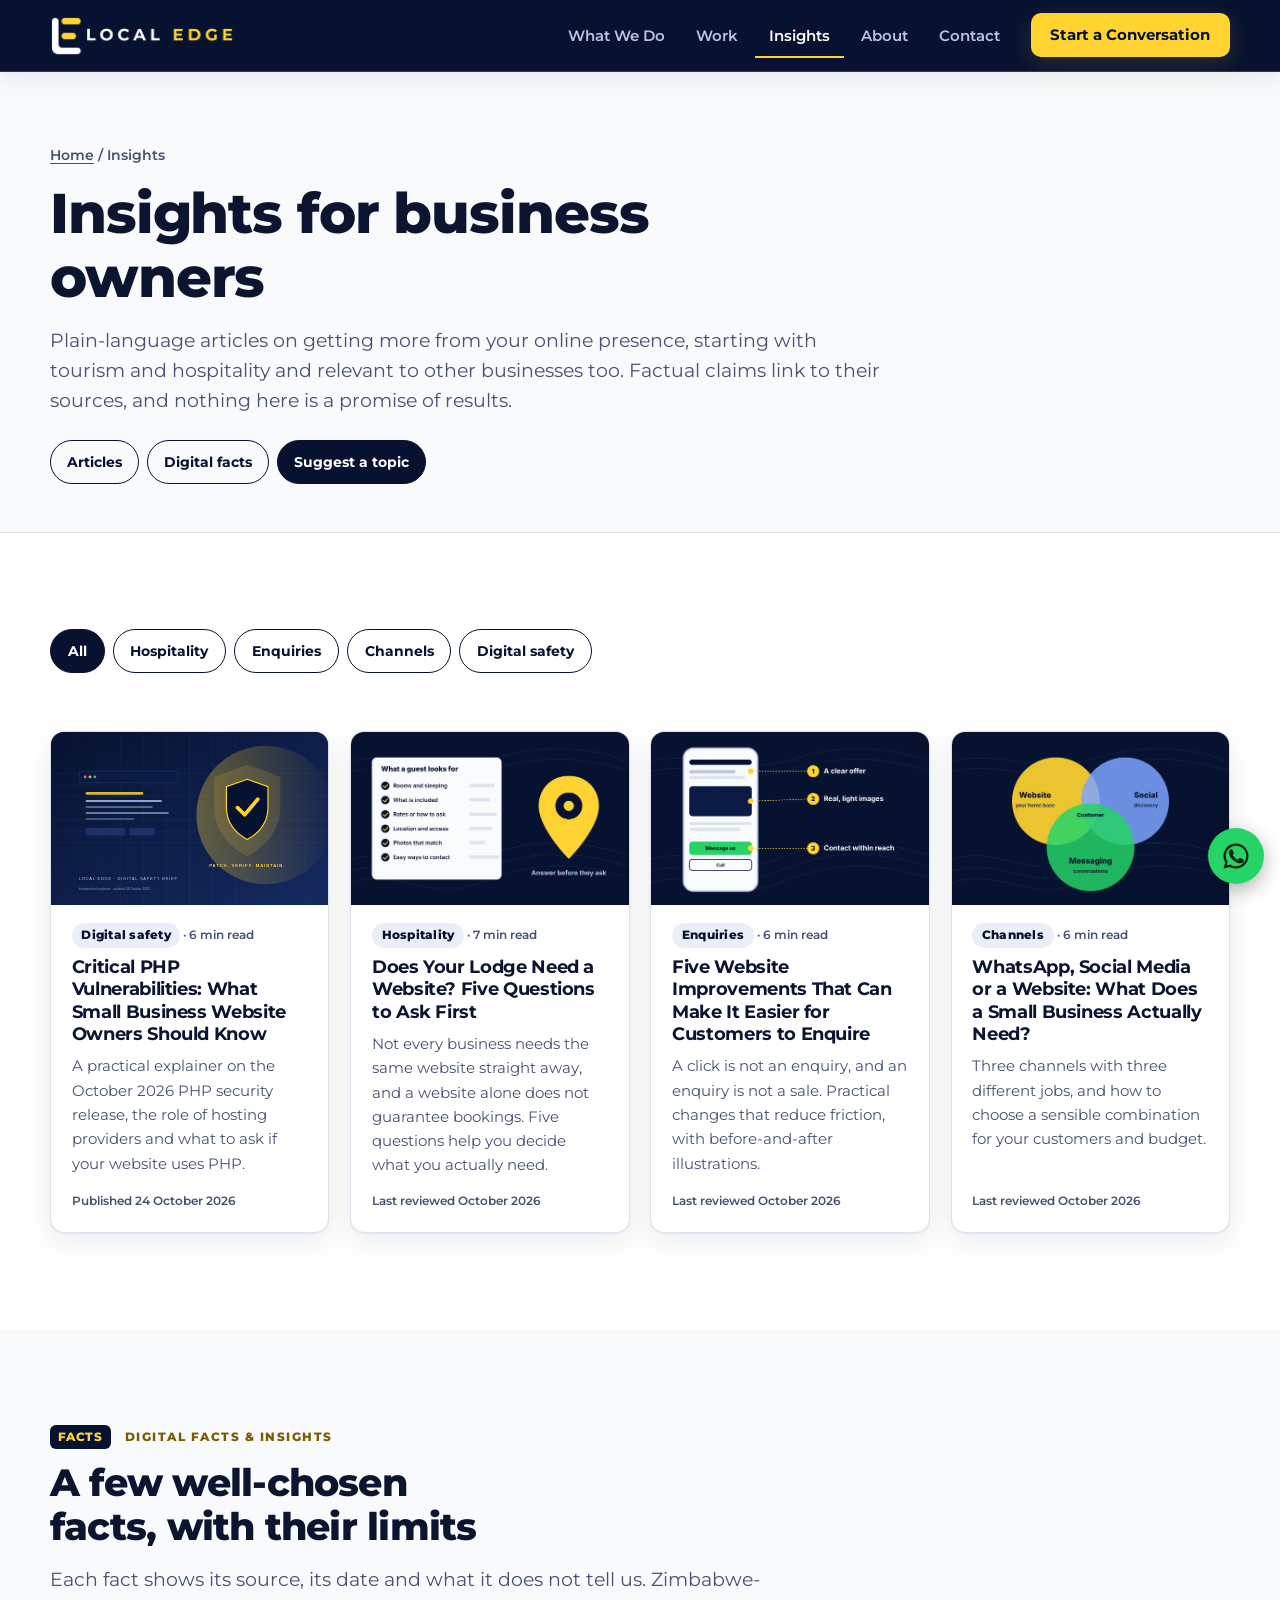
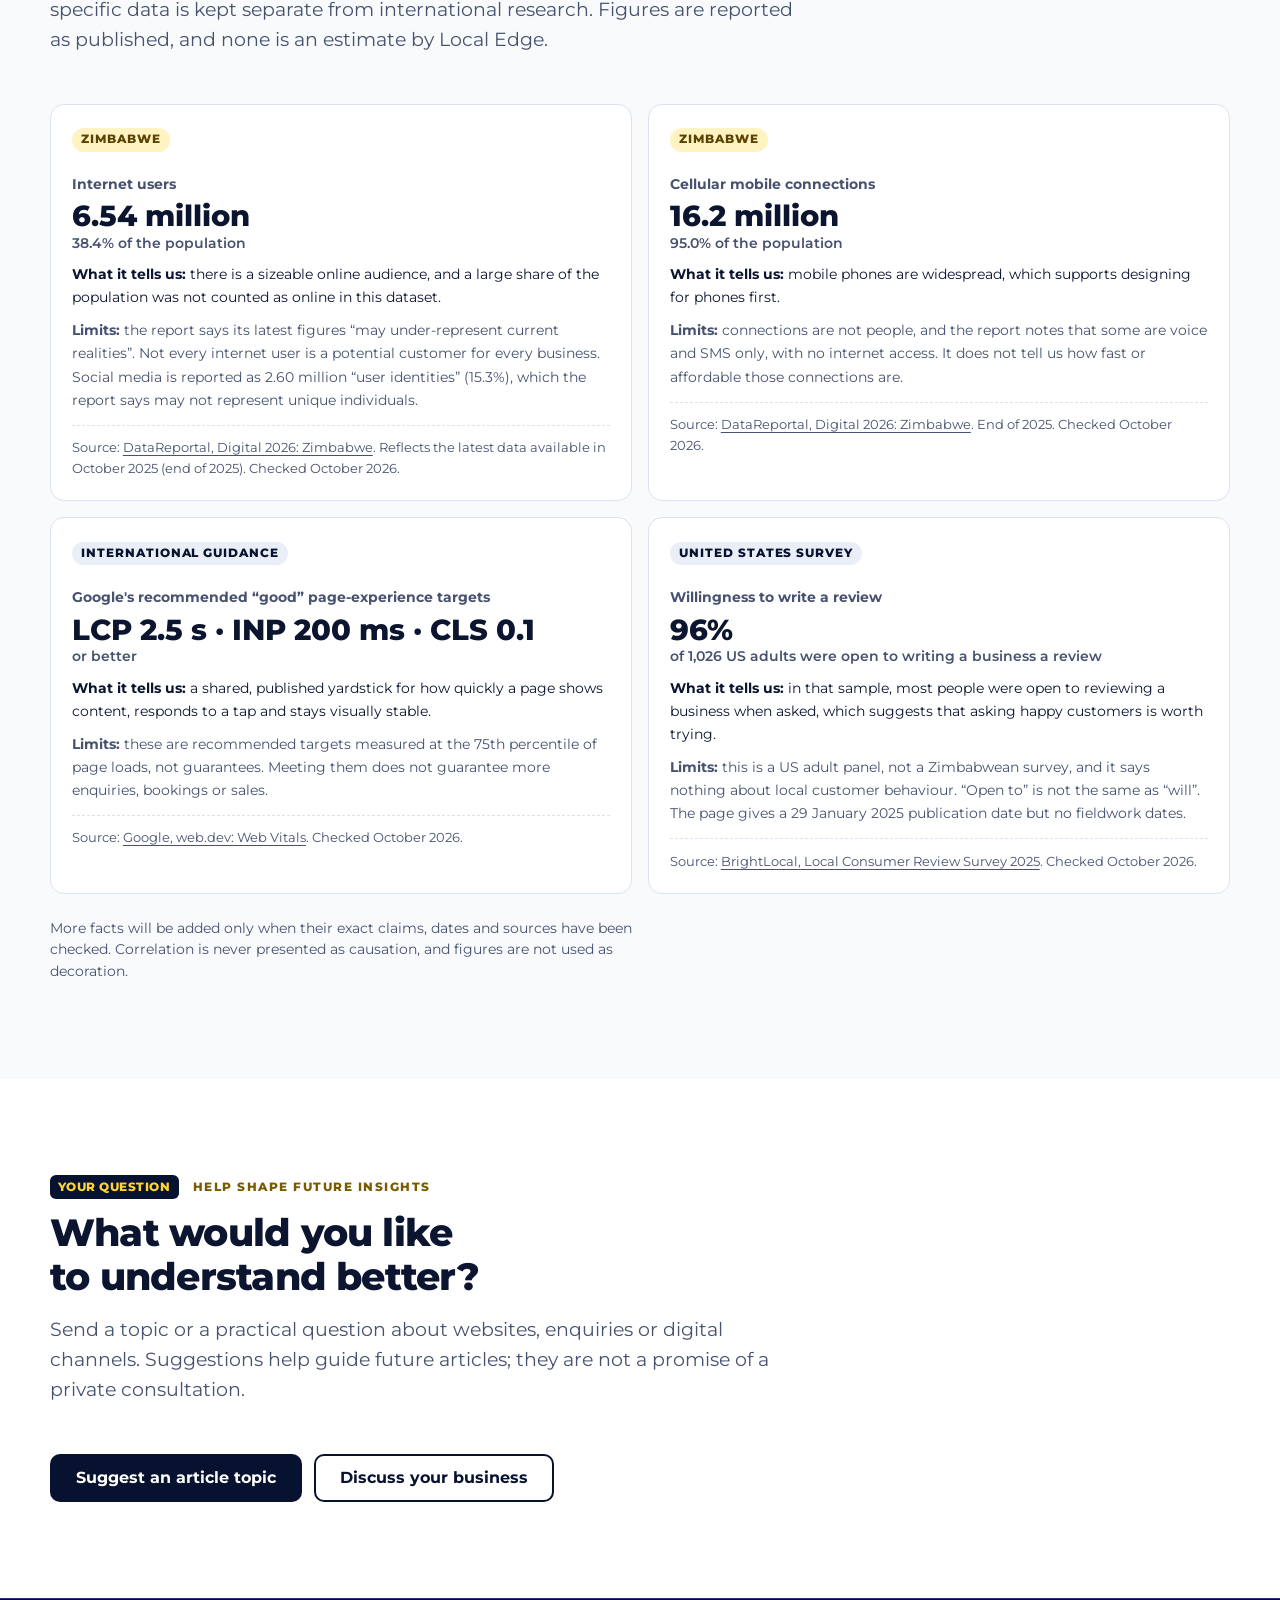
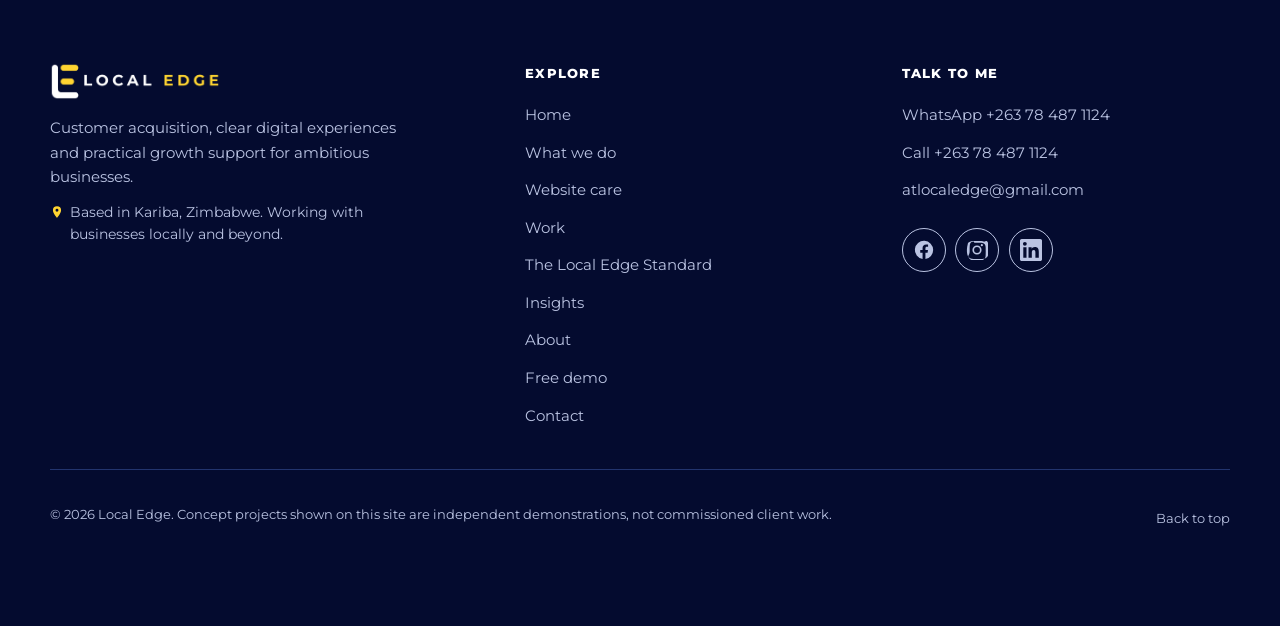
<file: insights.html>
<!DOCTYPE html>
<html lang="en">
<head>
  <meta charset="UTF-8">
  
  <meta name="viewport" content="width=device-width, initial-scale=1.0">
  <script>document.documentElement.className='js'</script>
  <title>Insights: Practical Reading and Verified Digital Facts | Local Edge</title>
  <meta name="description" content="Practical articles on websites, WhatsApp and enquiries for businesses in Zimbabwe, plus a Digital Facts module with sourced, dated and caveated figures.">
  <link rel="canonical" href="https://local-edge.localedge.workers.dev/insights.html">
  <meta name="theme-color" content="#071230">
  <meta name="author" content="Amazing Tembo">
  
  <meta property="og:type" content="website">
  <meta property="og:site_name" content="Local Edge">
  <meta property="og:locale" content="en_ZW">
  <meta property="og:title" content="Insights: Practical Reading and Verified Digital Facts | Local Edge">
  <meta property="og:description" content="Practical articles on websites, WhatsApp and enquiries for businesses in Zimbabwe, plus a Digital Facts module with sourced, dated and caveated figures.">
  <meta property="og:url" content="https://local-edge.localedge.workers.dev/insights.html">
  <meta property="og:image" content="https://local-edge.localedge.workers.dev/assets/images/og-local-edge.jpg">
  <meta property="og:image:width" content="1200">
  <meta property="og:image:height" content="630">
  <meta property="og:image:alt" content="Local Edge: customer acquisition, digital experience and business growth support">
  <meta name="twitter:card" content="summary_large_image">
  <meta name="twitter:title" content="Insights: Practical Reading and Verified Digital Facts | Local Edge">
  <meta name="twitter:description" content="Practical articles on websites, WhatsApp and enquiries for businesses in Zimbabwe, plus a Digital Facts module with sourced, dated and caveated figures.">
  <meta name="twitter:image" content="https://local-edge.localedge.workers.dev/assets/images/og-local-edge.jpg">

  <link rel="icon" type="image/png" href="assets/logo-icon.png">
  <link rel="apple-touch-icon" href="assets/logo-icon.png">

  <script>document.documentElement.classList.add('js');</script>
  <link rel="preconnect" href="https://fonts.googleapis.com">
  <link rel="preconnect" href="https://fonts.gstatic.com" crossorigin>
  <link href="https://fonts.googleapis.com/css2?family=Montserrat:wght@400;500;600;700;800&display=swap" rel="stylesheet">
  <link rel="stylesheet" href="styles.css">
</head>
<body class="page-insights">

  <svg width="0" height="0" style="position:absolute" aria-hidden="true" focusable="false">
    <symbol id="i-facebook" viewBox="0 0 24 24"><path fill="currentColor" d="M22 12a10 10 0 1 0-11.56 9.88v-6.99H7.9V12h2.54V9.8c0-2.5 1.49-3.89 3.77-3.89 1.09 0 2.24.2 2.24.2v2.46h-1.26c-1.24 0-1.63.77-1.63 1.56V12h2.78l-.44 2.89h-2.34v6.99A10 10 0 0 0 22 12z"/></symbol>
    <symbol id="i-instagram" viewBox="0 0 24 24"><path fill="currentColor" d="M12 7a5 5 0 1 0 0 10 5 5 0 0 0 0-10zm0 8.2a3.2 3.2 0 1 1 0-6.4 3.2 3.2 0 0 1 0 6.4zM17.3 5.5a1.2 1.2 0 1 0 0 2.4 1.2 1.2 0 0 0 0-2.4zM12 2.2c-3.2 0-3.6 0-4.8.1-1.3.1-2.1.3-2.9.6a5.9 5.9 0 0 0-2.1 1.4A5.9 5.9 0 0 0 1.8 6.4c-.3.8-.5 1.6-.6 2.9C1.1 10.4 1 10.8 1 12s0 1.6.1 2.8c.1 1.3.3 2.1.6 2.9.3.8.7 1.5 1.4 2.1.6.7 1.3 1.1 2.1 1.4.8.3 1.6.5 2.9.6 1.2.1 1.6.1 4.8.1s3.6 0 4.8-.1c1.3-.1 2.1-.3 2.9-.6a5.9 5.9 0 0 0 2.1-1.4c.7-.6 1.1-1.3 1.4-2.1.3-.8.5-1.6.6-2.9.1-1.2.1-1.6.1-2.8s0-3.6-.1-4.8c-.1-1.3-.3-2.1-.6-2.9a5.9 5.9 0 0 0-1.4-2.1A5.9 5.9 0 0 0 19.7 2.9c-.8-.3-1.6-.5-2.9-.6-1.2-.1-1.6-.1-4.8-.1zm0 1.8c3.1 0 3.5 0 4.7.1 1.1.1 1.7.2 2.1.4.5.2.9.5 1.3.9.4.4.7.8.9 1.3.2.4.3 1 .4 2.1.1 1.2.1 1.6.1 4.7s0 3.5-.1 4.7c-.1 1.1-.2 1.7-.4 2.1-.2.5-.5.9-.9 1.3-.4.4-.8.7-1.3.9-.4.2-1 .3-2.1.4-1.2.1-1.6.1-4.7.1s-3.5 0-4.7-.1c-1.1-.1-1.7-.2-2.1-.4a3.5 3.5 0 0 1-1.3-.9 3.5 3.5 0 0 1-.9-1.3c-.2-.4-.3-1-.4-2.1C4 15.5 4 15.1 4 12s0-3.5.1-4.7c.1-1.1.2-1.7.4-2.1.2-.5.5-.9.9-1.3.4-.4.8-.7 1.3-.9.4-.2 1-.3 2.1-.4C8.5 4 8.9 4 12 4z"/></symbol>
    <symbol id="i-linkedin" viewBox="0 0 24 24"><path fill="currentColor" d="M20.4 20.5h-3.6v-5.6c0-1.3 0-3-1.8-3s-2.1 1.4-2.1 2.9v5.7H9.3V9h3.4v1.6h.1c.5-.9 1.6-1.8 3.4-1.8 3.6 0 4.3 2.4 4.3 5.5v6.2zM5.3 7.4a2.1 2.1 0 1 1 0-4.2 2.1 2.1 0 0 1 0 4.2zM7.1 20.5H3.6V9h3.5v11.5zM22.2 0H1.8C.8 0 0 .8 0 1.7v20.6c0 .9.8 1.7 1.8 1.7h20.4c1 0 1.8-.8 1.8-1.7V1.7C24 .8 23.2 0 22.2 0z"/></symbol>
    <symbol id="i-whatsapp" viewBox="0 0 24 24"><path fill="currentColor" d="M17.5 14.4c-.3-.1-1.7-.8-2-.9-.3-.1-.5-.1-.7.1-.2.3-.8.9-.9 1.1-.2.2-.3.2-.6.1-.3-.1-1.2-.4-2.3-1.4-.8-.8-1.4-1.7-1.6-2-.2-.3 0-.4.1-.6l.4-.5c.1-.1.2-.3.3-.5.1-.2 0-.4 0-.5-.1-.1-.7-1.6-.9-2.2-.2-.6-.5-.5-.7-.5h-.6c-.2 0-.5.1-.8.4-.3.3-1 1-1 2.5s1.1 2.9 1.2 3.1c.1.2 2.1 3.2 5.1 4.5.7.3 1.3.5 1.7.6.7.2 1.4.2 1.9.1.6-.1 1.7-.7 2-1.4.2-.7.2-1.3.2-1.4-.1-.1-.3-.2-.6-.3zM12 2a10 10 0 0 0-8.6 15.1L2 22l5-1.3A10 10 0 1 0 12 2zm0 18.2c-1.5 0-3-.4-4.2-1.2l-.3-.2-3 .8.8-2.9-.2-.3A8.2 8.2 0 1 1 12 20.2z"/></symbol>
    <symbol id="i-check" viewBox="0 0 24 24"><path fill="none" stroke="currentColor" stroke-width="3" stroke-linecap="round" stroke-linejoin="round" d="M5 12.5l4.5 4.5L19 7.5"/></symbol>
    <symbol id="i-phone" viewBox="0 0 24 24"><path fill="currentColor" d="M6.6 10.8a15 15 0 0 0 6.6 6.6l2.2-2.2a1 1 0 0 1 1-.25c1.1.37 2.3.57 3.6.57a1 1 0 0 1 1 1V20a1 1 0 0 1-1 1A17 17 0 0 1 3 4a1 1 0 0 1 1-1h3.5a1 1 0 0 1 1 1c0 1.3.2 2.5.57 3.6a1 1 0 0 1-.25 1z"/></symbol>
    <symbol id="i-mail" viewBox="0 0 24 24"><path fill="currentColor" d="M20 4H4a2 2 0 0 0-2 2v12a2 2 0 0 0 2 2h16a2 2 0 0 0 2-2V6a2 2 0 0 0-2-2zm0 4.2-8 5-8-5V6l8 5 8-5v2.2z"/></symbol>
    <symbol id="i-arrow" viewBox="0 0 24 24"><path fill="none" stroke="currentColor" stroke-width="2.4" stroke-linecap="round" stroke-linejoin="round" d="M5 12h14M13 6l6 6-6 6"/></symbol>
    <symbol id="i-ext" viewBox="0 0 24 24"><path fill="none" stroke="currentColor" stroke-width="2.4" stroke-linecap="round" stroke-linejoin="round" d="M7 17L17 7M9 7h8v8"/></symbol>
    <symbol id="i-pin" viewBox="0 0 24 24"><path fill="currentColor" d="M12 2a7 7 0 0 0-7 7c0 5.2 7 13 7 13s7-7.8 7-13a7 7 0 0 0-7-7zm0 9.5A2.5 2.5 0 1 1 12 6.5a2.5 2.5 0 0 1 0 5z"/></symbol>
    <symbol id="i-link" viewBox="0 0 24 24"><path fill="none" stroke="currentColor" stroke-width="2.2" stroke-linecap="round" stroke-linejoin="round" d="M10 14a4 4 0 0 0 5.7 0l3-3a4 4 0 0 0-5.7-5.7l-1 1M14 10a4 4 0 0 0-5.7 0l-3 3A4 4 0 0 0 11 18.7l1-1"/></symbol>
  </svg>

  <a class="skip-link" href="#main">Skip to content</a>

  <header class="site-header">
    <div class="container nav">
      <a href="index.html" class="brand" aria-label="Local Edge, home">
        <img src="assets/logo-horizontal.png" alt="Local Edge" width="190" height="41">
      </a>

      <button class="nav-toggle" id="navToggle" type="button" aria-expanded="false" aria-controls="navPanel" aria-label="Open menu">
        <span class="bars" aria-hidden="true"><i></i><i></i><i></i></span>
      </button>
      <div class="nav-backdrop" id="navBackdrop" hidden></div>

      <nav class="nav-panel" id="navPanel" aria-label="Main navigation">
        <ul class="nav-links">
          <li><a href="services.html">What We Do</a></li>
          <li><a href="work.html">Work</a></li>
          <li><a href="insights.html" aria-current="page">Insights</a></li>
          <li><a href="journey.html">About</a></li>
          <li><a href="contact.html">Contact</a></li>
        </ul>
        <a class="btn btn-gold btn-sm nav-cta" href="contact.html">Start a Conversation</a>
      </nav>
    </div>
  </header>

  <main id="main">

    <span id="top"></span>
    <section class="page-hero" aria-labelledby="pg-title">
      <div class="container">
        <p class="crumbs"><a href="index.html">Home</a> / Insights</p>
        <h1 id="pg-title">Insights for business owners</h1>
        <p class="lead">Plain-language articles on getting more from your online presence, starting with tourism and hospitality and relevant to other businesses too. Factual claims link to their sources, and nothing here is a promise of results.</p>
        <ul class="jump" aria-label="On this page">
          <li><a href="#articles">Articles</a></li>
          <li><a href="#facts">Digital facts</a></li>
          <li><a href="#suggest-topic">Suggest a topic</a></li>
        </ul>
      </div>
    </section>

    <section class="section section--light" id="articles" aria-labelledby="art-title">
      <div class="container">
        <h2 id="art-title" class="sr-only">Articles</h2>
        <div class="filters" role="group" aria-label="Filter articles by topic" data-filter-group>
          <button type="button" class="chip" data-filter="all" aria-pressed="true">All</button>
          <button type="button" class="chip" data-filter="hospitality" aria-pressed="false">Hospitality</button>
          <button type="button" class="chip" data-filter="conversion" aria-pressed="false">Enquiries</button>
          <button type="button" class="chip" data-filter="channels" aria-pressed="false">Channels</button>
          <button type="button" class="chip" data-filter="security" aria-pressed="false">Digital safety</button>
        </div>
        <p class="filter-status" role="status" aria-live="polite" data-filter-status></p>

        <div class="post-grid" data-filter-items>
          <article class="post-card" data-cat="security channels">
            <a class="post-img" href="insight-php-security.html" tabindex="-1" aria-hidden="true"><img src="assets/images/insight-php-security.svg" alt="" width="1200" height="750" loading="lazy"></a>
            <p class="post-meta"><span class="cat">Digital safety</span> &middot; 6 min read</p>
            <h3><a href="insight-php-security.html">Critical PHP Vulnerabilities: What Small Business Website Owners Should Know</a></h3>
            <p>A practical explainer on the October 2026 PHP security release, the role of hosting providers and what to ask if your website uses PHP.</p>
            <p class="post-date">Published 24 October 2026</p>
          </article>
          <article class="post-card" data-cat="hospitality channels">
            <a class="post-img" href="insight-lodge-website-questions.html" tabindex="-1" aria-hidden="true"><img src="assets/images/insight-hospitality-website.webp" alt="" width="1200" height="750" loading="lazy"></a>
            <p class="post-meta"><span class="cat">Hospitality</span> &middot; 7 min read</p>
            <h3><a href="insight-lodge-website-questions.html">Does Your Lodge Need a Website? Five Questions to Ask First</a></h3>
            <p>Not every business needs the same website straight away, and a website alone does not guarantee bookings. Five questions help you decide what you actually need.</p>
            <p class="post-date">Last reviewed October 2026</p>
          </article>
          <article class="post-card" data-cat="conversion hospitality">
            <a class="post-img" href="insight-enquiry-improvements.html" tabindex="-1" aria-hidden="true"><img src="assets/images/insight-mobile-enquiry.webp" alt="" width="1200" height="750" loading="lazy"></a>
            <p class="post-meta"><span class="cat">Enquiries</span> &middot; 6 min read</p>
            <h3><a href="insight-enquiry-improvements.html">Five Website Improvements That Can Make It Easier for Customers to Enquire</a></h3>
            <p>A click is not an enquiry, and an enquiry is not a sale. Practical changes that reduce friction, with before-and-after illustrations.</p>
            <p class="post-date">Last reviewed October 2026</p>
          </article>
          <article class="post-card" data-cat="channels conversion">
            <a class="post-img" href="insight-whatsapp-social-website.html" tabindex="-1" aria-hidden="true"><img src="assets/images/insight-digital-channels.webp" alt="" width="1200" height="750" loading="lazy"></a>
            <p class="post-meta"><span class="cat">Channels</span> &middot; 6 min read</p>
            <h3><a href="insight-whatsapp-social-website.html">WhatsApp, Social Media or a Website: What Does a Small Business Actually Need?</a></h3>
            <p>Three channels with three different jobs, and how to choose a sensible combination for your customers and budget.</p>
            <p class="post-date">Last reviewed October 2026</p>
          </article>
        </div>
        <div class="empty-state" data-filter-empty hidden>
          <h3>No articles in this topic yet</h3>
          <p>Choose another topic, or <a href="contact.html#feedback">suggest a subject</a> for a future article.</p>
        </div>
      </div>
    </section>

    <!-- FACTS MODULE -->
    <section class="section section--paper" id="facts" aria-labelledby="facts-title">
      <div class="container">
        <div class="sec-head">
          <p class="kicker"><span>Facts</span> Digital Facts &amp; Insights</p>
          <h2 id="facts-title">A few well-chosen facts, with their limits</h2>
          <p class="lead">Each fact shows its source, its date and what it does not tell us. Zimbabwe-specific data is kept separate from international research. Figures are reported as published, and none is an estimate by Local Edge.</p>
        </div>

        <div class="facts facts--wide">
          <article class="fact">
            <p class="fact-scope fact-scope--zw">Zimbabwe</p>
            <p class="fact-k">Internet users</p>
            <p class="fact-v">6.54 million <span>38.4% of the population</span></p>
            <p class="fact-t"><strong>What it tells us:</strong> there is a sizeable online audience, and a large share of the population was not counted as online in this dataset.</p>
            <p class="fact-c"><strong>Limits:</strong> the report says its latest figures &ldquo;may under-represent current realities&rdquo;. Not every internet user is a potential customer for every business. Social media is reported as 2.60 million &ldquo;user identities&rdquo; (15.3%), which the report says may not represent unique individuals.</p>
            <p class="fact-s">Source: <a href="https://datareportal.com/reports/digital-2026-zimbabwe" target="_blank" rel="noopener noreferrer">DataReportal, Digital 2026: Zimbabwe</a>. Reflects the latest data available in October 2025 (end of 2025). Checked October 2026.</p>
          </article>

          <article class="fact">
            <p class="fact-scope fact-scope--zw">Zimbabwe</p>
            <p class="fact-k">Cellular mobile connections</p>
            <p class="fact-v">16.2 million <span>95.0% of the population</span></p>
            <p class="fact-t"><strong>What it tells us:</strong> mobile phones are widespread, which supports designing for phones first.</p>
            <p class="fact-c"><strong>Limits:</strong> connections are not people, and the report notes that some are voice and SMS only, with no internet access. It does not tell us how fast or affordable those connections are.</p>
            <p class="fact-s">Source: <a href="https://datareportal.com/reports/digital-2026-zimbabwe" target="_blank" rel="noopener noreferrer">DataReportal, Digital 2026: Zimbabwe</a>. End of 2025. Checked October 2026.</p>
          </article>

          <article class="fact">
            <p class="fact-scope">International guidance</p>
            <p class="fact-k">Google's recommended &ldquo;good&rdquo; page-experience targets</p>
            <p class="fact-v">LCP 2.5 s &middot; INP 200 ms &middot; CLS 0.1 <span>or better</span></p>
            <p class="fact-t"><strong>What it tells us:</strong> a shared, published yardstick for how quickly a page shows content, responds to a tap and stays visually stable.</p>
            <p class="fact-c"><strong>Limits:</strong> these are recommended targets measured at the 75th percentile of page loads, not guarantees. Meeting them does not guarantee more enquiries, bookings or sales.</p>
            <p class="fact-s">Source: <a href="https://web.dev/articles/vitals" target="_blank" rel="noopener noreferrer">Google, web.dev: Web Vitals</a>. Checked October 2026.</p>
          </article>

          <article class="fact">
            <p class="fact-scope">United States survey</p>
            <p class="fact-k">Willingness to write a review</p>
            <p class="fact-v">96% <span>of 1,026 US adults were open to writing a business a review</span></p>
            <p class="fact-t"><strong>What it tells us:</strong> in that sample, most people were open to reviewing a business when asked, which suggests that asking happy customers is worth trying.</p>
            <p class="fact-c"><strong>Limits:</strong> this is a US adult panel, not a Zimbabwean survey, and it says nothing about local customer behaviour. &ldquo;Open to&rdquo; is not the same as &ldquo;will&rdquo;. The page gives a 29 January 2025 publication date but no fieldwork dates.</p>
            <p class="fact-s">Source: <a href="https://www.brightlocal.com/research/local-consumer-review-survey-2025/" target="_blank" rel="noopener noreferrer">BrightLocal, Local Consumer Review Survey 2025</a>. Checked October 2026.</p>
          </article>
        </div>

        <p class="fine facts-foot">More facts will be added only when their exact claims, dates and sources have been checked. Correlation is never presented as causation, and figures are not used as decoration.</p>
      </div>
    </section>

    <section class="section section--light" id="suggest-topic" aria-labelledby="suggest-topic-title">
      <div class="container">
        <div class="sec-head">
          <p class="kicker"><span>Your question</span> Help shape future insights</p>
          <h2 id="suggest-topic-title">What would you like to understand better?</h2>
          <p class="lead">Send a topic or a practical question about websites, enquiries or digital channels. Suggestions help guide future articles; they are not a promise of a private consultation.</p>
        </div>
        <p class="btn-row"><a class="btn btn-navy" href="contact.html#feedback">Suggest an article topic</a><a class="btn btn-outline-navy" href="contact.html">Discuss your business</a></p>
      </div>
    </section>

  </main>

  <footer class="site-footer">
    <div class="container footer-grid">
      <div class="foot-brand">
        <img src="assets/logo-horizontal.png" alt="Local Edge" width="170" height="37" loading="lazy">
        <p>Customer acquisition, clear digital experiences and practical growth support for ambitious businesses.</p>
        <p class="small"><svg width="14" height="14" aria-hidden="true"><use href="#i-pin"/></svg> Based in Kariba, Zimbabwe. Working with businesses locally and beyond.</p>
      </div>
      <nav aria-label="Footer navigation">
        <p class="foot-h">Explore</p>
        <ul class="foot-links">
          <li><a href="index.html">Home</a></li>
          <li><a href="services.html">What we do</a></li>
          <li><a href="services.html#care">Website care</a></li>
          <li><a href="work.html">Work</a></li>
          <li><a href="standard.html">The Local Edge Standard</a></li>
          <li><a href="insights.html">Insights</a></li>
          <li><a href="journey.html">About</a></li>
          <li><a href="demo.html">Free demo</a></li>
          <li><a href="contact.html">Contact</a></li>
        </ul>
      </nav>
      <div>
        <p class="foot-h">Talk to me</p>
        <ul class="foot-contact">
          <li><a href="https://wa.me/263784871124?text=Hello%20Local%20Edge%2C%20I&#x27;d%20like%20to%20ask%20about%20a%20website" target="_blank" rel="noopener noreferrer">WhatsApp +263 78 487 1124</a></li>
          <li><a href="tel:+263784871124">Call +263 78 487 1124</a></li>
          <li><a href="mailto:atlocaledge@gmail.com">atlocaledge@gmail.com</a></li>
        </ul>
        <div class="socials" aria-label="Social media links">
          <a href="https://www.facebook.com/profile.php?id=61580444944918" target="_blank" rel="noopener noreferrer" aria-label="Local Edge on Facebook"><svg width="22" height="22"><use href="#i-facebook"/></svg></a>
          <a href="https://www.instagram.com/itzama_zing" target="_blank" rel="noopener noreferrer" aria-label="Instagram"><svg width="22" height="22"><use href="#i-instagram"/></svg></a>
          <a href="https://www.linkedin.com/in/amazing-tembo-409262381" target="_blank" rel="noopener noreferrer" aria-label="Amazing Tembo on LinkedIn"><svg width="22" height="22"><use href="#i-linkedin"/></svg></a>
        </div>
      </div>
    </div>
    <div class="container foot-bottom">
      <p>&copy; <span id="year">2026</span> Local Edge. Concept projects shown on this site are independent demonstrations, not commissioned client work.</p>
      <p><a href="#top">Back to top</a></p>
    </div>
  </footer>

  <a class="wa-float" data-wa-float href="https://wa.me/263784871124?text=Hello%20Local%20Edge%2C%20I&#x27;d%20like%20to%20ask%20about%20a%20website" target="_blank" rel="noopener noreferrer" aria-label="Chat on WhatsApp">
    <svg width="28" height="28" aria-hidden="true"><use href="#i-whatsapp"/></svg>
  </a>

  <script src="site-config.js"></script>
  <script src="script.js"></script>
</body>
</html>
</file>
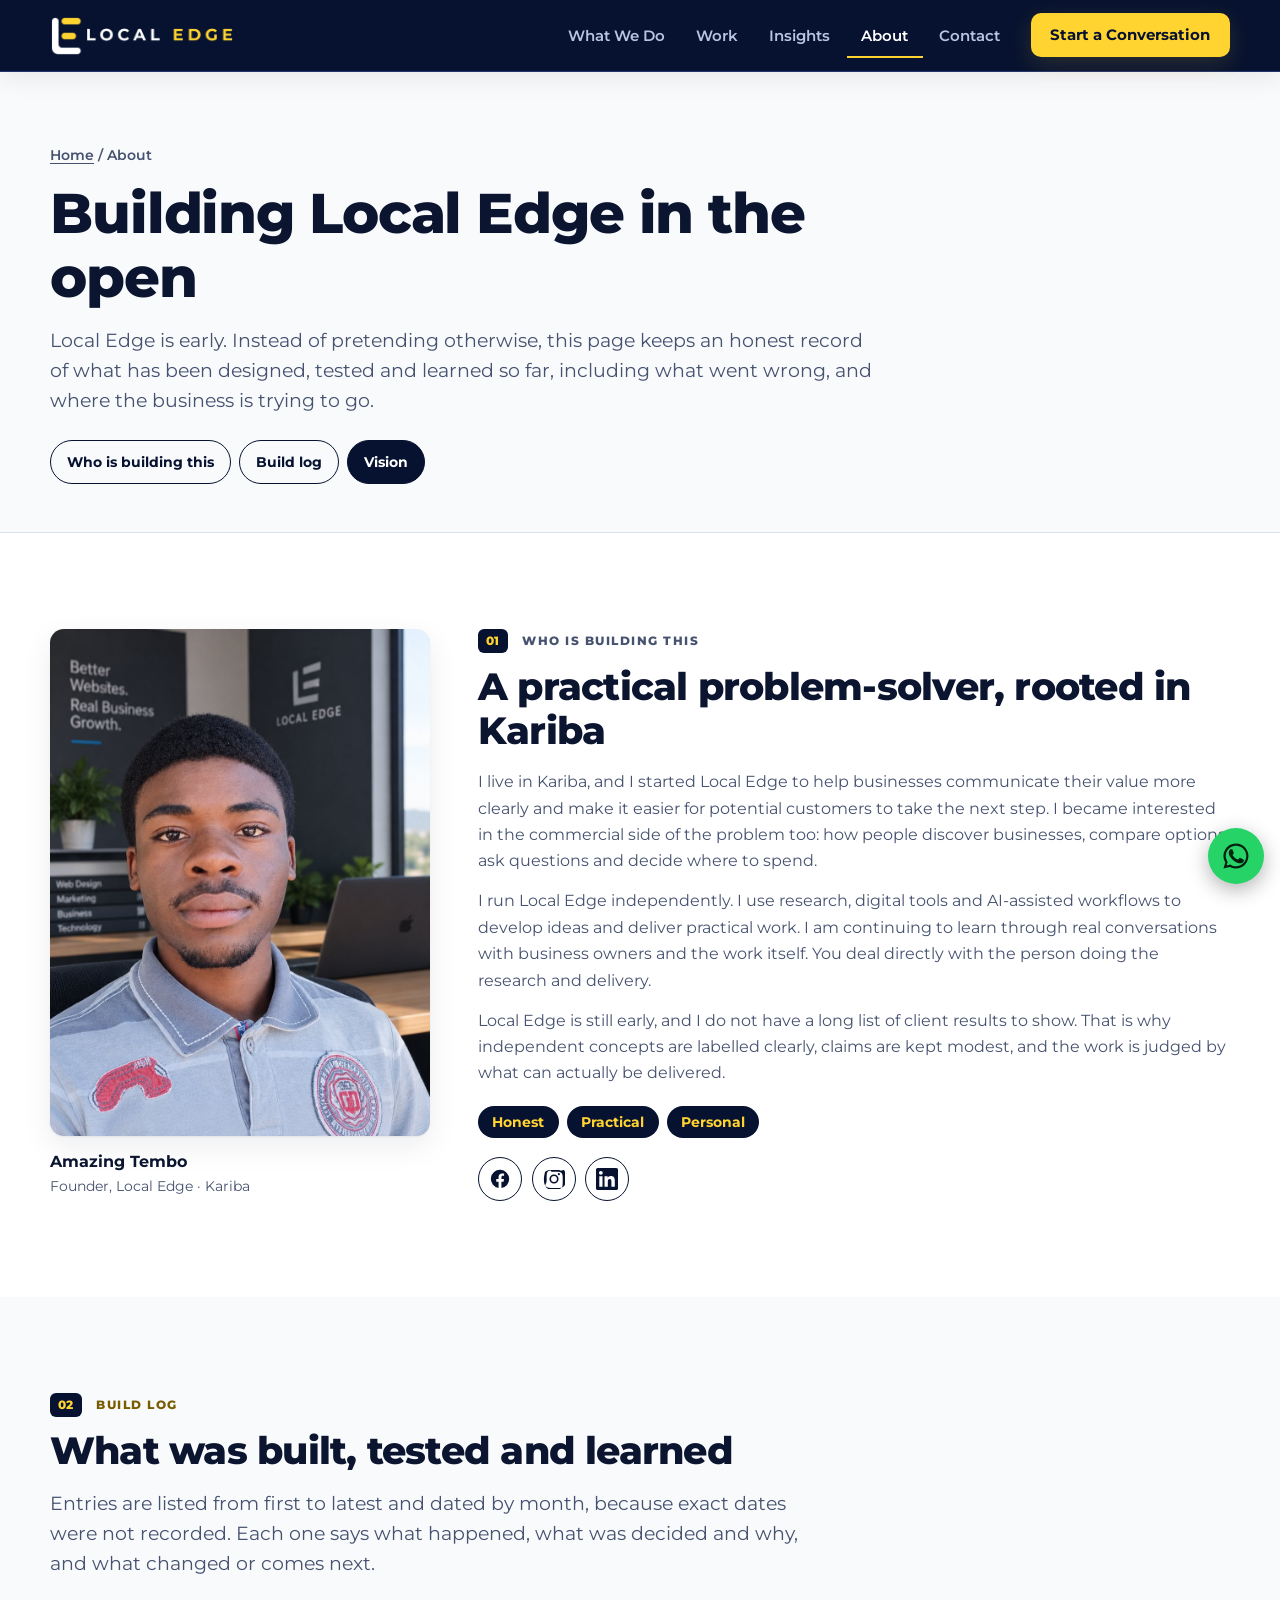
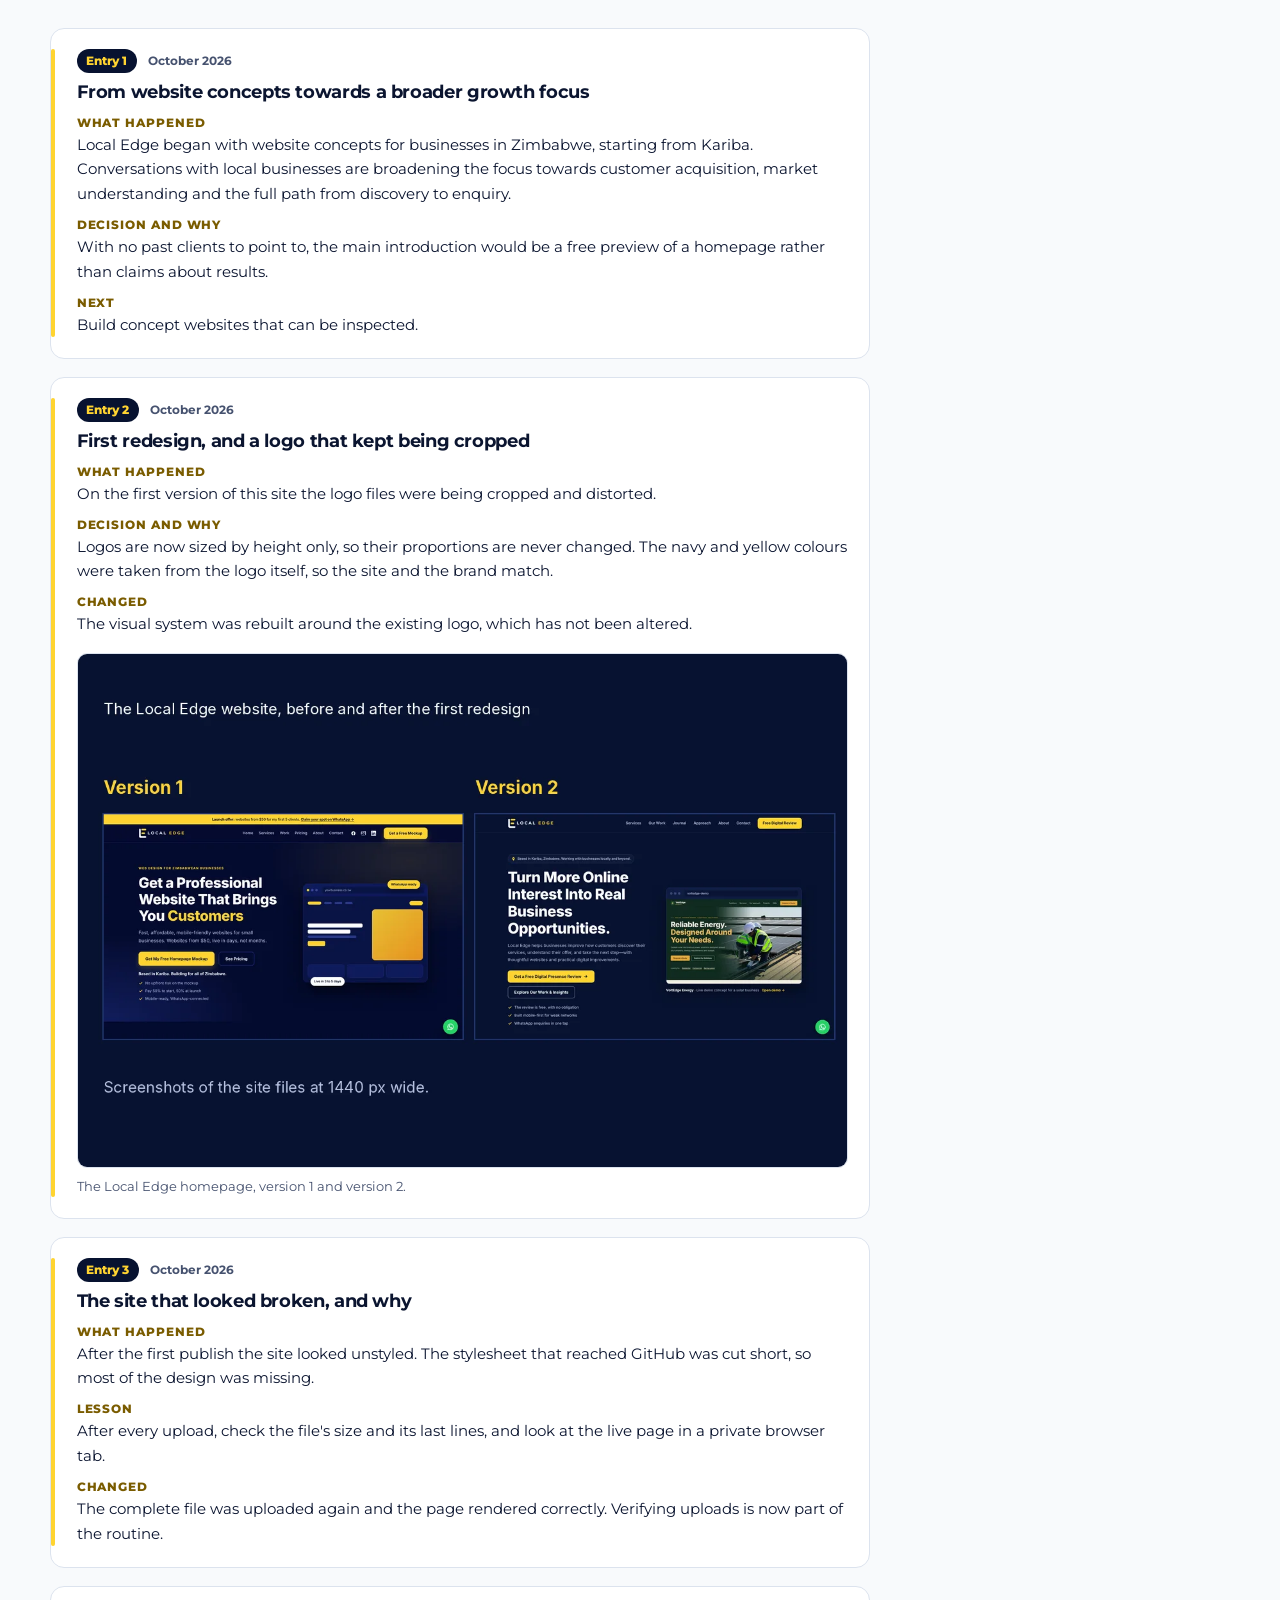
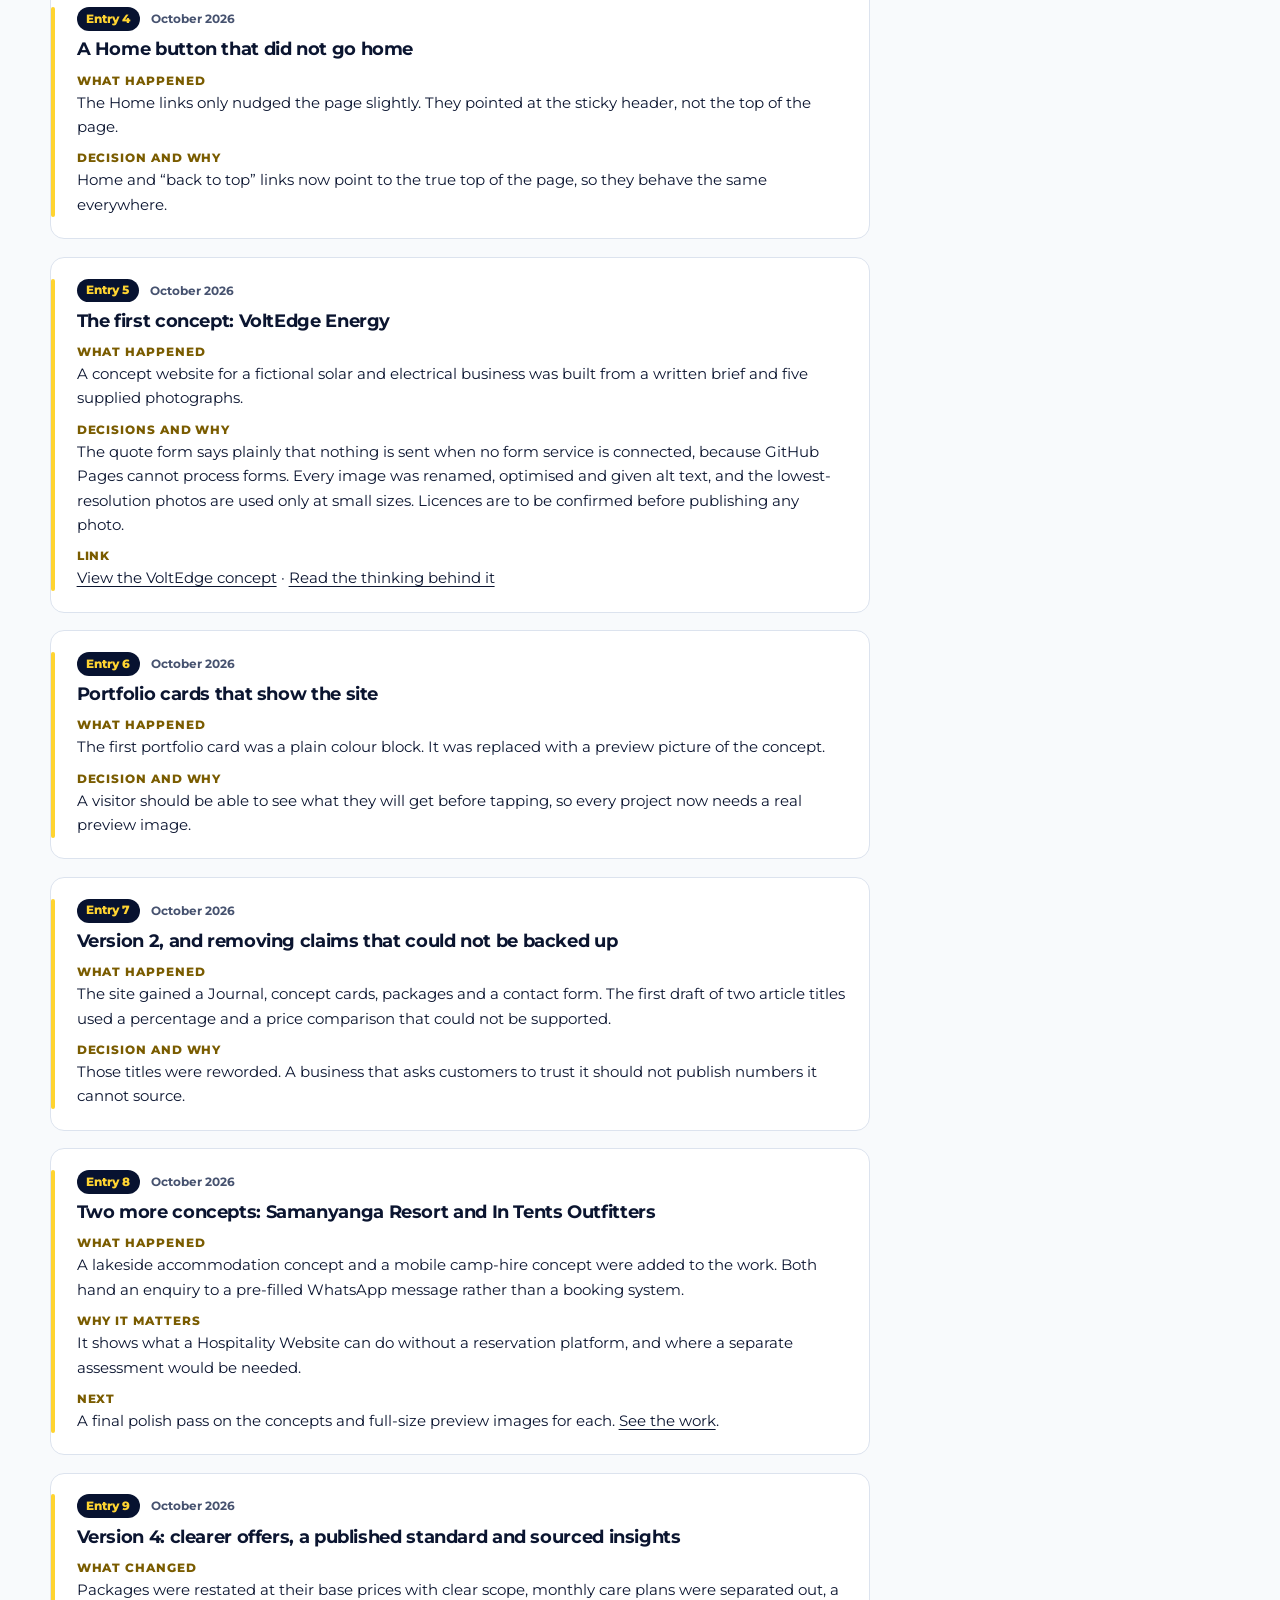
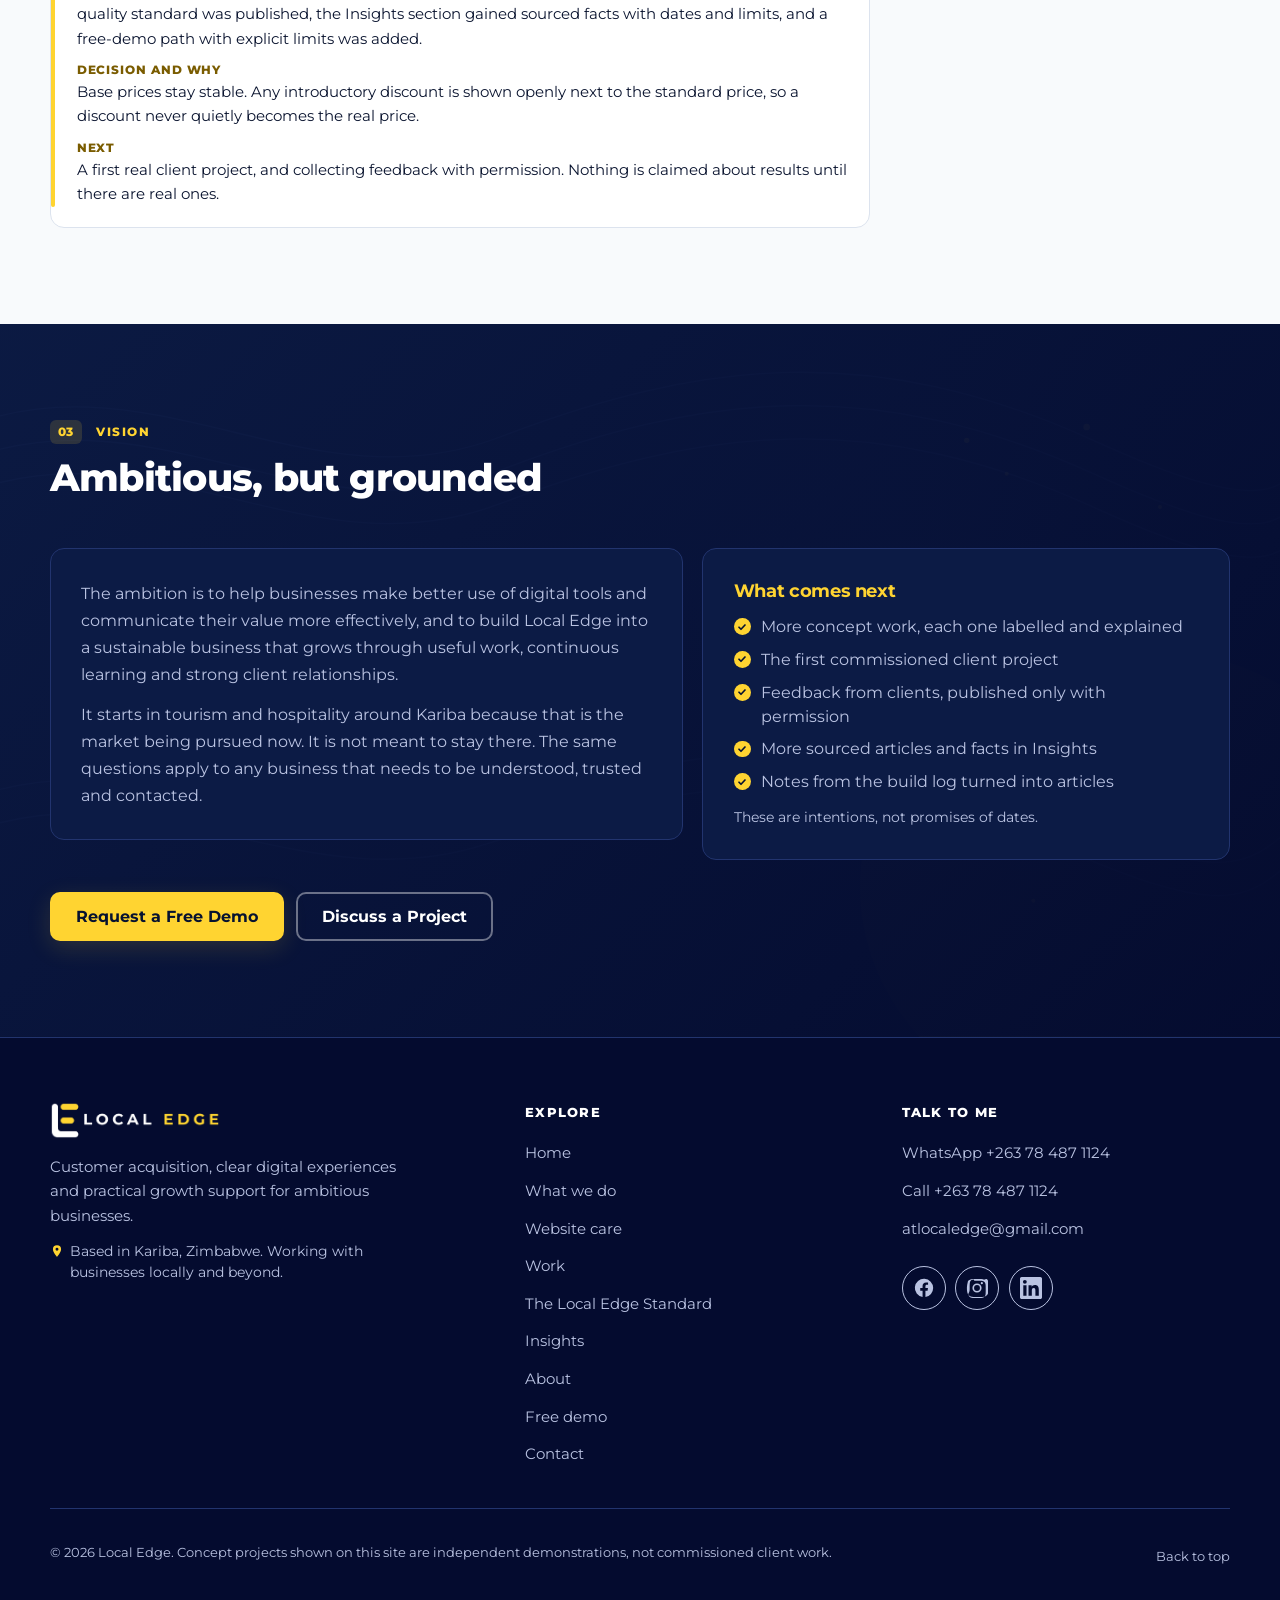
<file: journey.html>
<!DOCTYPE html>
<html lang="en">
<head>
  <meta charset="UTF-8">
  
  <meta name="viewport" content="width=device-width, initial-scale=1.0">
  <script>document.documentElement.className='js'</script>
  <title>About Local Edge | Founder, Journey &amp; Vision</title>
  <meta name="description" content="The story behind Local Edge in Kariba, Zimbabwe: its founder, evolving focus, experiments, lessons and longer-term vision.">
  <link rel="canonical" href="https://local-edge.localedge.workers.dev/journey.html">
  <meta name="theme-color" content="#071230">
  <meta name="author" content="Amazing Tembo">
  
  <meta property="og:type" content="website">
  <meta property="og:site_name" content="Local Edge">
  <meta property="og:locale" content="en_ZW">
  <meta property="og:title" content="About Local Edge | Founder, Journey &amp; Vision">
  <meta property="og:description" content="The story behind Local Edge in Kariba, Zimbabwe: its founder, evolving focus, experiments, lessons and longer-term vision.">
  <meta property="og:url" content="https://local-edge.localedge.workers.dev/journey.html">
  <meta property="og:image" content="https://local-edge.localedge.workers.dev/assets/images/og-local-edge.jpg">
  <meta property="og:image:width" content="1200">
  <meta property="og:image:height" content="630">
  <meta property="og:image:alt" content="Local Edge: customer acquisition, digital experience and business growth support">
  <meta name="twitter:card" content="summary_large_image">
  <meta name="twitter:title" content="About Local Edge | Founder, Journey &amp; Vision">
  <meta name="twitter:description" content="The story behind Local Edge in Kariba, Zimbabwe: its founder, evolving focus, experiments, lessons and longer-term vision.">
  <meta name="twitter:image" content="https://local-edge.localedge.workers.dev/assets/images/og-local-edge.jpg">

  <link rel="icon" type="image/png" href="assets/logo-icon.png">
  <link rel="apple-touch-icon" href="assets/logo-icon.png">

  <script>document.documentElement.classList.add('js');</script>
  <link rel="preconnect" href="https://fonts.googleapis.com">
  <link rel="preconnect" href="https://fonts.gstatic.com" crossorigin>
  <link href="https://fonts.googleapis.com/css2?family=Montserrat:wght@400;500;600;700;800&display=swap" rel="stylesheet">
  <link rel="stylesheet" href="styles.css">
</head>
<body class="page-journey">

  <svg width="0" height="0" style="position:absolute" aria-hidden="true" focusable="false">
    <symbol id="i-facebook" viewBox="0 0 24 24"><path fill="currentColor" d="M22 12a10 10 0 1 0-11.56 9.88v-6.99H7.9V12h2.54V9.8c0-2.5 1.49-3.89 3.77-3.89 1.09 0 2.24.2 2.24.2v2.46h-1.26c-1.24 0-1.63.77-1.63 1.56V12h2.78l-.44 2.89h-2.34v6.99A10 10 0 0 0 22 12z"/></symbol>
    <symbol id="i-instagram" viewBox="0 0 24 24"><path fill="currentColor" d="M12 7a5 5 0 1 0 0 10 5 5 0 0 0 0-10zm0 8.2a3.2 3.2 0 1 1 0-6.4 3.2 3.2 0 0 1 0 6.4zM17.3 5.5a1.2 1.2 0 1 0 0 2.4 1.2 1.2 0 0 0 0-2.4zM12 2.2c-3.2 0-3.6 0-4.8.1-1.3.1-2.1.3-2.9.6a5.9 5.9 0 0 0-2.1 1.4A5.9 5.9 0 0 0 1.8 6.4c-.3.8-.5 1.6-.6 2.9C1.1 10.4 1 10.8 1 12s0 1.6.1 2.8c.1 1.3.3 2.1.6 2.9.3.8.7 1.5 1.4 2.1.6.7 1.3 1.1 2.1 1.4.8.3 1.6.5 2.9.6 1.2.1 1.6.1 4.8.1s3.6 0 4.8-.1c1.3-.1 2.1-.3 2.9-.6a5.9 5.9 0 0 0 2.1-1.4c.7-.6 1.1-1.3 1.4-2.1.3-.8.5-1.6.6-2.9.1-1.2.1-1.6.1-2.8s0-3.6-.1-4.8c-.1-1.3-.3-2.1-.6-2.9a5.9 5.9 0 0 0-1.4-2.1A5.9 5.9 0 0 0 19.7 2.9c-.8-.3-1.6-.5-2.9-.6-1.2-.1-1.6-.1-4.8-.1zm0 1.8c3.1 0 3.5 0 4.7.1 1.1.1 1.7.2 2.1.4.5.2.9.5 1.3.9.4.4.7.8.9 1.3.2.4.3 1 .4 2.1.1 1.2.1 1.6.1 4.7s0 3.5-.1 4.7c-.1 1.1-.2 1.7-.4 2.1-.2.5-.5.9-.9 1.3-.4.4-.8.7-1.3.9-.4.2-1 .3-2.1.4-1.2.1-1.6.1-4.7.1s-3.5 0-4.7-.1c-1.1-.1-1.7-.2-2.1-.4a3.5 3.5 0 0 1-1.3-.9 3.5 3.5 0 0 1-.9-1.3c-.2-.4-.3-1-.4-2.1C4 15.5 4 15.1 4 12s0-3.5.1-4.7c.1-1.1.2-1.7.4-2.1.2-.5.5-.9.9-1.3.4-.4.8-.7 1.3-.9.4-.2 1-.3 2.1-.4C8.5 4 8.9 4 12 4z"/></symbol>
    <symbol id="i-linkedin" viewBox="0 0 24 24"><path fill="currentColor" d="M20.4 20.5h-3.6v-5.6c0-1.3 0-3-1.8-3s-2.1 1.4-2.1 2.9v5.7H9.3V9h3.4v1.6h.1c.5-.9 1.6-1.8 3.4-1.8 3.6 0 4.3 2.4 4.3 5.5v6.2zM5.3 7.4a2.1 2.1 0 1 1 0-4.2 2.1 2.1 0 0 1 0 4.2zM7.1 20.5H3.6V9h3.5v11.5zM22.2 0H1.8C.8 0 0 .8 0 1.7v20.6c0 .9.8 1.7 1.8 1.7h20.4c1 0 1.8-.8 1.8-1.7V1.7C24 .8 23.2 0 22.2 0z"/></symbol>
    <symbol id="i-whatsapp" viewBox="0 0 24 24"><path fill="currentColor" d="M17.5 14.4c-.3-.1-1.7-.8-2-.9-.3-.1-.5-.1-.7.1-.2.3-.8.9-.9 1.1-.2.2-.3.2-.6.1-.3-.1-1.2-.4-2.3-1.4-.8-.8-1.4-1.7-1.6-2-.2-.3 0-.4.1-.6l.4-.5c.1-.1.2-.3.3-.5.1-.2 0-.4 0-.5-.1-.1-.7-1.6-.9-2.2-.2-.6-.5-.5-.7-.5h-.6c-.2 0-.5.1-.8.4-.3.3-1 1-1 2.5s1.1 2.9 1.2 3.1c.1.2 2.1 3.2 5.1 4.5.7.3 1.3.5 1.7.6.7.2 1.4.2 1.9.1.6-.1 1.7-.7 2-1.4.2-.7.2-1.3.2-1.4-.1-.1-.3-.2-.6-.3zM12 2a10 10 0 0 0-8.6 15.1L2 22l5-1.3A10 10 0 1 0 12 2zm0 18.2c-1.5 0-3-.4-4.2-1.2l-.3-.2-3 .8.8-2.9-.2-.3A8.2 8.2 0 1 1 12 20.2z"/></symbol>
    <symbol id="i-check" viewBox="0 0 24 24"><path fill="none" stroke="currentColor" stroke-width="3" stroke-linecap="round" stroke-linejoin="round" d="M5 12.5l4.5 4.5L19 7.5"/></symbol>
    <symbol id="i-phone" viewBox="0 0 24 24"><path fill="currentColor" d="M6.6 10.8a15 15 0 0 0 6.6 6.6l2.2-2.2a1 1 0 0 1 1-.25c1.1.37 2.3.57 3.6.57a1 1 0 0 1 1 1V20a1 1 0 0 1-1 1A17 17 0 0 1 3 4a1 1 0 0 1 1-1h3.5a1 1 0 0 1 1 1c0 1.3.2 2.5.57 3.6a1 1 0 0 1-.25 1z"/></symbol>
    <symbol id="i-mail" viewBox="0 0 24 24"><path fill="currentColor" d="M20 4H4a2 2 0 0 0-2 2v12a2 2 0 0 0 2 2h16a2 2 0 0 0 2-2V6a2 2 0 0 0-2-2zm0 4.2-8 5-8-5V6l8 5 8-5v2.2z"/></symbol>
    <symbol id="i-arrow" viewBox="0 0 24 24"><path fill="none" stroke="currentColor" stroke-width="2.4" stroke-linecap="round" stroke-linejoin="round" d="M5 12h14M13 6l6 6-6 6"/></symbol>
    <symbol id="i-ext" viewBox="0 0 24 24"><path fill="none" stroke="currentColor" stroke-width="2.4" stroke-linecap="round" stroke-linejoin="round" d="M7 17L17 7M9 7h8v8"/></symbol>
    <symbol id="i-pin" viewBox="0 0 24 24"><path fill="currentColor" d="M12 2a7 7 0 0 0-7 7c0 5.2 7 13 7 13s7-7.8 7-13a7 7 0 0 0-7-7zm0 9.5A2.5 2.5 0 1 1 12 6.5a2.5 2.5 0 0 1 0 5z"/></symbol>
    <symbol id="i-link" viewBox="0 0 24 24"><path fill="none" stroke="currentColor" stroke-width="2.2" stroke-linecap="round" stroke-linejoin="round" d="M10 14a4 4 0 0 0 5.7 0l3-3a4 4 0 0 0-5.7-5.7l-1 1M14 10a4 4 0 0 0-5.7 0l-3 3A4 4 0 0 0 11 18.7l1-1"/></symbol>
  </svg>

  <a class="skip-link" href="#main">Skip to content</a>

  <header class="site-header">
    <div class="container nav">
      <a href="index.html" class="brand" aria-label="Local Edge, home">
        <img src="assets/logo-horizontal.png" alt="Local Edge" width="190" height="41">
      </a>

      <button class="nav-toggle" id="navToggle" type="button" aria-expanded="false" aria-controls="navPanel" aria-label="Open menu">
        <span class="bars" aria-hidden="true"><i></i><i></i><i></i></span>
      </button>
      <div class="nav-backdrop" id="navBackdrop" hidden></div>

      <nav class="nav-panel" id="navPanel" aria-label="Main navigation">
        <ul class="nav-links">
          <li><a href="services.html">What We Do</a></li>
          <li><a href="work.html">Work</a></li>
          <li><a href="insights.html">Insights</a></li>
          <li><a href="journey.html" aria-current="page">About</a></li>
          <li><a href="contact.html">Contact</a></li>
        </ul>
        <a class="btn btn-gold btn-sm nav-cta" href="contact.html">Start a Conversation</a>
      </nav>
    </div>
  </header>

  <main id="main">

    <span id="top"></span>
    <section class="page-hero" aria-labelledby="pg-title">
      <div class="container">
        <p class="crumbs"><a href="index.html">Home</a> / About</p>
        <h1 id="pg-title">Building Local Edge in the open</h1>
        <p class="lead">Local Edge is early. Instead of pretending otherwise, this page keeps an honest record of what has been designed, tested and learned so far, including what went wrong, and where the business is trying to go.</p>
        <ul class="jump" aria-label="On this page">
          <li><a href="#founder">Who is building this</a></li>
          <li><a href="#log">Build log</a></li>
          <li><a href="#vision">Vision</a></li>
        </ul>
      </div>
    </section>

    <section class="section section--light" id="founder" aria-labelledby="founder-title">
      <div class="container about">
        <figure class="about-photo reveal">
          <img src="assets/images/founder.jpg" alt="Amazing Tembo, founder of Local Edge, seated in front of Local Edge signage" width="900" height="1200" loading="lazy">
          <figcaption><strong>Amazing Tembo</strong> Founder, Local Edge &middot; Kariba</figcaption>
        </figure>
        <div class="about-text reveal">
          <p class="kicker"><span>01</span> Who is building this</p>
          <h2 id="founder-title">A practical problem-solver, rooted in Kariba</h2>
          <p>I live in Kariba, and I started Local Edge to help businesses communicate their value more clearly and make it easier for potential customers to take the next step. I became interested in the commercial side of the problem too: how people discover businesses, compare options, ask questions and decide where to spend.</p>
          <p>I run Local Edge independently. I use research, digital tools and AI-assisted workflows to develop ideas and deliver practical work. I am continuing to learn through real conversations with business owners and the work itself. You deal directly with the person doing the research and delivery.</p>
          <p>Local Edge is still early, and I do not have a long list of client results to show. That is why independent concepts are labelled clearly, claims are kept modest, and the work is judged by what can actually be delivered.</p>
          <ul class="values"><li>Honest</li><li>Practical</li><li>Personal</li></ul>
          <div class="socials" aria-label="Social media links">
            <a href="https://www.facebook.com/profile.php?id=61580444944918" target="_blank" rel="noopener noreferrer" aria-label="Local Edge on Facebook"><svg width="22" height="22"><use href="#i-facebook"/></svg></a>
            <a href="https://www.instagram.com/itzama_zing" target="_blank" rel="noopener noreferrer" aria-label="Instagram"><svg width="22" height="22"><use href="#i-instagram"/></svg></a>
            <a href="https://www.linkedin.com/in/amazing-tembo-409262381" target="_blank" rel="noopener noreferrer" aria-label="Amazing Tembo on LinkedIn"><svg width="22" height="22"><use href="#i-linkedin"/></svg></a>
          </div>
        </div>
      </div>
    </section>

    <section class="section section--paper" id="log" aria-labelledby="log-title">
      <div class="container">
        <div class="sec-head">
          <p class="kicker"><span>02</span> Build log</p>
          <h2 id="log-title">What was built, tested and learned</h2>
          <p class="lead">Entries are listed from first to latest and dated by month, because exact dates were not recorded. Each one says what happened, what was decided and why, and what changed or comes next.</p>
        </div>

        <!-- ADDING AN ENTRY LATER: copy one <li class="log-entry"> block, change the number, month and the four texts.
             Newest entries can go at the bottom of the list. Only record things that actually happened. -->
        <ol class="log">

          <li class="log-entry">
            <p class="log-meta"><span class="log-n">Entry 1</span> October 2026</p>
            <h3>From website concepts towards a broader growth focus</h3>
            <dl class="log-dl">
              <div><dt>What happened</dt><dd>Local Edge began with website concepts for businesses in Zimbabwe, starting from Kariba. Conversations with local businesses are broadening the focus towards customer acquisition, market understanding and the full path from discovery to enquiry.</dd></div>
              <div><dt>Decision and why</dt><dd>With no past clients to point to, the main introduction would be a free preview of a homepage rather than claims about results.</dd></div>
              <div><dt>Next</dt><dd>Build concept websites that can be inspected.</dd></div>
            </dl>
          </li>

          <li class="log-entry">
            <p class="log-meta"><span class="log-n">Entry 2</span> October 2026</p>
            <h3>First redesign, and a logo that kept being cropped</h3>
            <dl class="log-dl">
              <div><dt>What happened</dt><dd>On the first version of this site the logo files were being cropped and distorted.</dd></div>
              <div><dt>Decision and why</dt><dd>Logos are now sized by height only, so their proportions are never changed. The navy and yellow colours were taken from the logo itself, so the site and the brand match.</dd></div>
              <div><dt>Changed</dt><dd>The visual system was rebuilt around the existing logo, which has not been altered.</dd></div>
            </dl>
            <figure class="log-fig"><img src="assets/images/build-log-local-edge.webp" alt="Two screenshots of the Local Edge website side by side: version 1 and version 2 of the homepage" width="1200" height="800" loading="lazy"><figcaption>The Local Edge homepage, version 1 and version 2.</figcaption></figure>
          </li>

          <li class="log-entry">
            <p class="log-meta"><span class="log-n">Entry 3</span> October 2026</p>
            <h3>The site that looked broken, and why</h3>
            <dl class="log-dl">
              <div><dt>What happened</dt><dd>After the first publish the site looked unstyled. The stylesheet that reached GitHub was cut short, so most of the design was missing.</dd></div>
              <div><dt>Lesson</dt><dd>After every upload, check the file's size and its last lines, and look at the live page in a private browser tab.</dd></div>
              <div><dt>Changed</dt><dd>The complete file was uploaded again and the page rendered correctly. Verifying uploads is now part of the routine.</dd></div>
            </dl>
          </li>

          <li class="log-entry">
            <p class="log-meta"><span class="log-n">Entry 4</span> October 2026</p>
            <h3>A Home button that did not go home</h3>
            <dl class="log-dl">
              <div><dt>What happened</dt><dd>The Home links only nudged the page slightly. They pointed at the sticky header, not the top of the page.</dd></div>
              <div><dt>Decision and why</dt><dd>Home and &ldquo;back to top&rdquo; links now point to the true top of the page, so they behave the same everywhere.</dd></div>
            </dl>
          </li>

          <li class="log-entry">
            <p class="log-meta"><span class="log-n">Entry 5</span> October 2026</p>
            <h3>The first concept: VoltEdge Energy</h3>
            <dl class="log-dl">
              <div><dt>What happened</dt><dd>A concept website for a fictional solar and electrical business was built from a written brief and five supplied photographs.</dd></div>
              <div><dt>Decisions and why</dt><dd>The quote form says plainly that nothing is sent when no form service is connected, because GitHub Pages cannot process forms. Every image was renamed, optimised and given alt text, and the lowest-resolution photos are used only at small sizes. Licences are to be confirmed before publishing any photo.</dd></div>
              <div><dt>Link</dt><dd><a href="https://poppedcalf.github.io/voltedge-demo/" target="_blank" rel="noopener noreferrer">View the VoltEdge concept</a> &middot; <a href="work.html#voltedge">Read the thinking behind it</a></dd></div>
            </dl>
          </li>

          <li class="log-entry">
            <p class="log-meta"><span class="log-n">Entry 6</span> October 2026</p>
            <h3>Portfolio cards that show the site</h3>
            <dl class="log-dl">
              <div><dt>What happened</dt><dd>The first portfolio card was a plain colour block. It was replaced with a preview picture of the concept.</dd></div>
              <div><dt>Decision and why</dt><dd>A visitor should be able to see what they will get before tapping, so every project now needs a real preview image.</dd></div>
            </dl>
          </li>

          <li class="log-entry">
            <p class="log-meta"><span class="log-n">Entry 7</span> October 2026</p>
            <h3>Version 2, and removing claims that could not be backed up</h3>
            <dl class="log-dl">
              <div><dt>What happened</dt><dd>The site gained a Journal, concept cards, packages and a contact form. The first draft of two article titles used a percentage and a price comparison that could not be supported.</dd></div>
              <div><dt>Decision and why</dt><dd>Those titles were reworded. A business that asks customers to trust it should not publish numbers it cannot source.</dd></div>
            </dl>
          </li>

          <li class="log-entry">
            <p class="log-meta"><span class="log-n">Entry 8</span> October 2026</p>
            <h3>Two more concepts: Samanyanga Resort and In Tents Outfitters</h3>
            <dl class="log-dl">
              <div><dt>What happened</dt><dd>A lakeside accommodation concept and a mobile camp-hire concept were added to the work. Both hand an enquiry to a pre-filled WhatsApp message rather than a booking system.</dd></div>
              <div><dt>Why it matters</dt><dd>It shows what a Hospitality Website can do without a reservation platform, and where a separate assessment would be needed.</dd></div>
              <div><dt>Next</dt><dd>A final polish pass on the concepts and full-size preview images for each. <a href="work.html">See the work</a>.</dd></div>
            </dl>
          </li>

          <li class="log-entry">
            <p class="log-meta"><span class="log-n">Entry 9</span> October 2026</p>
            <h3>Version 4: clearer offers, a published standard and sourced insights</h3>
            <dl class="log-dl">
              <div><dt>What changed</dt><dd>Packages were restated at their base prices with clear scope, monthly care plans were separated out, a quality standard was published, the Insights section gained sourced facts with dates and limits, and a free-demo path with explicit limits was added.</dd></div>
              <div><dt>Decision and why</dt><dd>Base prices stay stable. Any introductory discount is shown openly next to the standard price, so a discount never quietly becomes the real price.</dd></div>
              <div><dt>Next</dt><dd>A first real client project, and collecting feedback with permission. Nothing is claimed about results until there are real ones.</dd></div>
            </dl>
          </li>
        </ol>
      </div>
    </section>

    <section class="section section--navy" id="vision" aria-labelledby="vision-title">
      <div class="container">
        <div class="sec-head">
          <p class="kicker"><span>03</span> Vision</p>
          <h2 id="vision-title">Ambitious, but grounded</h2>
        </div>
        <div class="vision-grid">
          <div class="vision-main reveal">
            <p>The ambition is to help businesses make better use of digital tools and communicate their value more effectively, and to build Local Edge into a sustainable business that grows through useful work, continuous learning and strong client relationships.</p>
            <p>It starts in tourism and hospitality around Kariba because that is the market being pursued now. It is not meant to stay there. The same questions apply to any business that needs to be understood, trusted and contacted.</p>
          </div>
          <div class="vision-steps reveal">
            <h3>What comes next</h3>
            <ul class="list-check">
              <li>More concept work, each one labelled and explained</li>
              <li>The first commissioned client project</li>
              <li>Feedback from clients, published only with permission</li>
              <li>More sourced articles and facts in Insights</li>
              <li>Notes from the build log turned into articles</li>
            </ul>
            <p class="fine">These are intentions, not promises of dates.</p>
          </div>
        </div>
        <p class="after-grid"><a class="btn btn-gold" href="demo.html">Request a Free Demo</a> &nbsp; <a class="btn btn-ghost" href="contact.html">Discuss a Project</a></p>
      </div>
    </section>

  </main>

  <footer class="site-footer">
    <div class="container footer-grid">
      <div class="foot-brand">
        <img src="assets/logo-horizontal.png" alt="Local Edge" width="170" height="37" loading="lazy">
        <p>Customer acquisition, clear digital experiences and practical growth support for ambitious businesses.</p>
        <p class="small"><svg width="14" height="14" aria-hidden="true"><use href="#i-pin"/></svg> Based in Kariba, Zimbabwe. Working with businesses locally and beyond.</p>
      </div>
      <nav aria-label="Footer navigation">
        <p class="foot-h">Explore</p>
        <ul class="foot-links">
          <li><a href="index.html">Home</a></li>
          <li><a href="services.html">What we do</a></li>
          <li><a href="services.html#care">Website care</a></li>
          <li><a href="work.html">Work</a></li>
          <li><a href="standard.html">The Local Edge Standard</a></li>
          <li><a href="insights.html">Insights</a></li>
          <li><a href="journey.html">About</a></li>
          <li><a href="demo.html">Free demo</a></li>
          <li><a href="contact.html">Contact</a></li>
        </ul>
      </nav>
      <div>
        <p class="foot-h">Talk to me</p>
        <ul class="foot-contact">
          <li><a href="https://wa.me/263784871124?text=Hello%20Local%20Edge%2C%20I&#x27;d%20like%20to%20ask%20about%20a%20website" target="_blank" rel="noopener noreferrer">WhatsApp +263 78 487 1124</a></li>
          <li><a href="tel:+263784871124">Call +263 78 487 1124</a></li>
          <li><a href="mailto:atlocaledge@gmail.com">atlocaledge@gmail.com</a></li>
        </ul>
        <div class="socials" aria-label="Social media links">
          <a href="https://www.facebook.com/profile.php?id=61580444944918" target="_blank" rel="noopener noreferrer" aria-label="Local Edge on Facebook"><svg width="22" height="22"><use href="#i-facebook"/></svg></a>
          <a href="https://www.instagram.com/itzama_zing" target="_blank" rel="noopener noreferrer" aria-label="Instagram"><svg width="22" height="22"><use href="#i-instagram"/></svg></a>
          <a href="https://www.linkedin.com/in/amazing-tembo-409262381" target="_blank" rel="noopener noreferrer" aria-label="Amazing Tembo on LinkedIn"><svg width="22" height="22"><use href="#i-linkedin"/></svg></a>
        </div>
      </div>
    </div>
    <div class="container foot-bottom">
      <p>&copy; <span id="year">2026</span> Local Edge. Concept projects shown on this site are independent demonstrations, not commissioned client work.</p>
      <p><a href="#top">Back to top</a></p>
    </div>
  </footer>

  <a class="wa-float" data-wa-float href="https://wa.me/263784871124?text=Hello%20Local%20Edge%2C%20I&#x27;d%20like%20to%20ask%20about%20a%20website" target="_blank" rel="noopener noreferrer" aria-label="Chat on WhatsApp">
    <svg width="28" height="28" aria-hidden="true"><use href="#i-whatsapp"/></svg>
  </a>

  <script src="site-config.js"></script>
  <script src="script.js"></script>
</body>
</html>
</file>
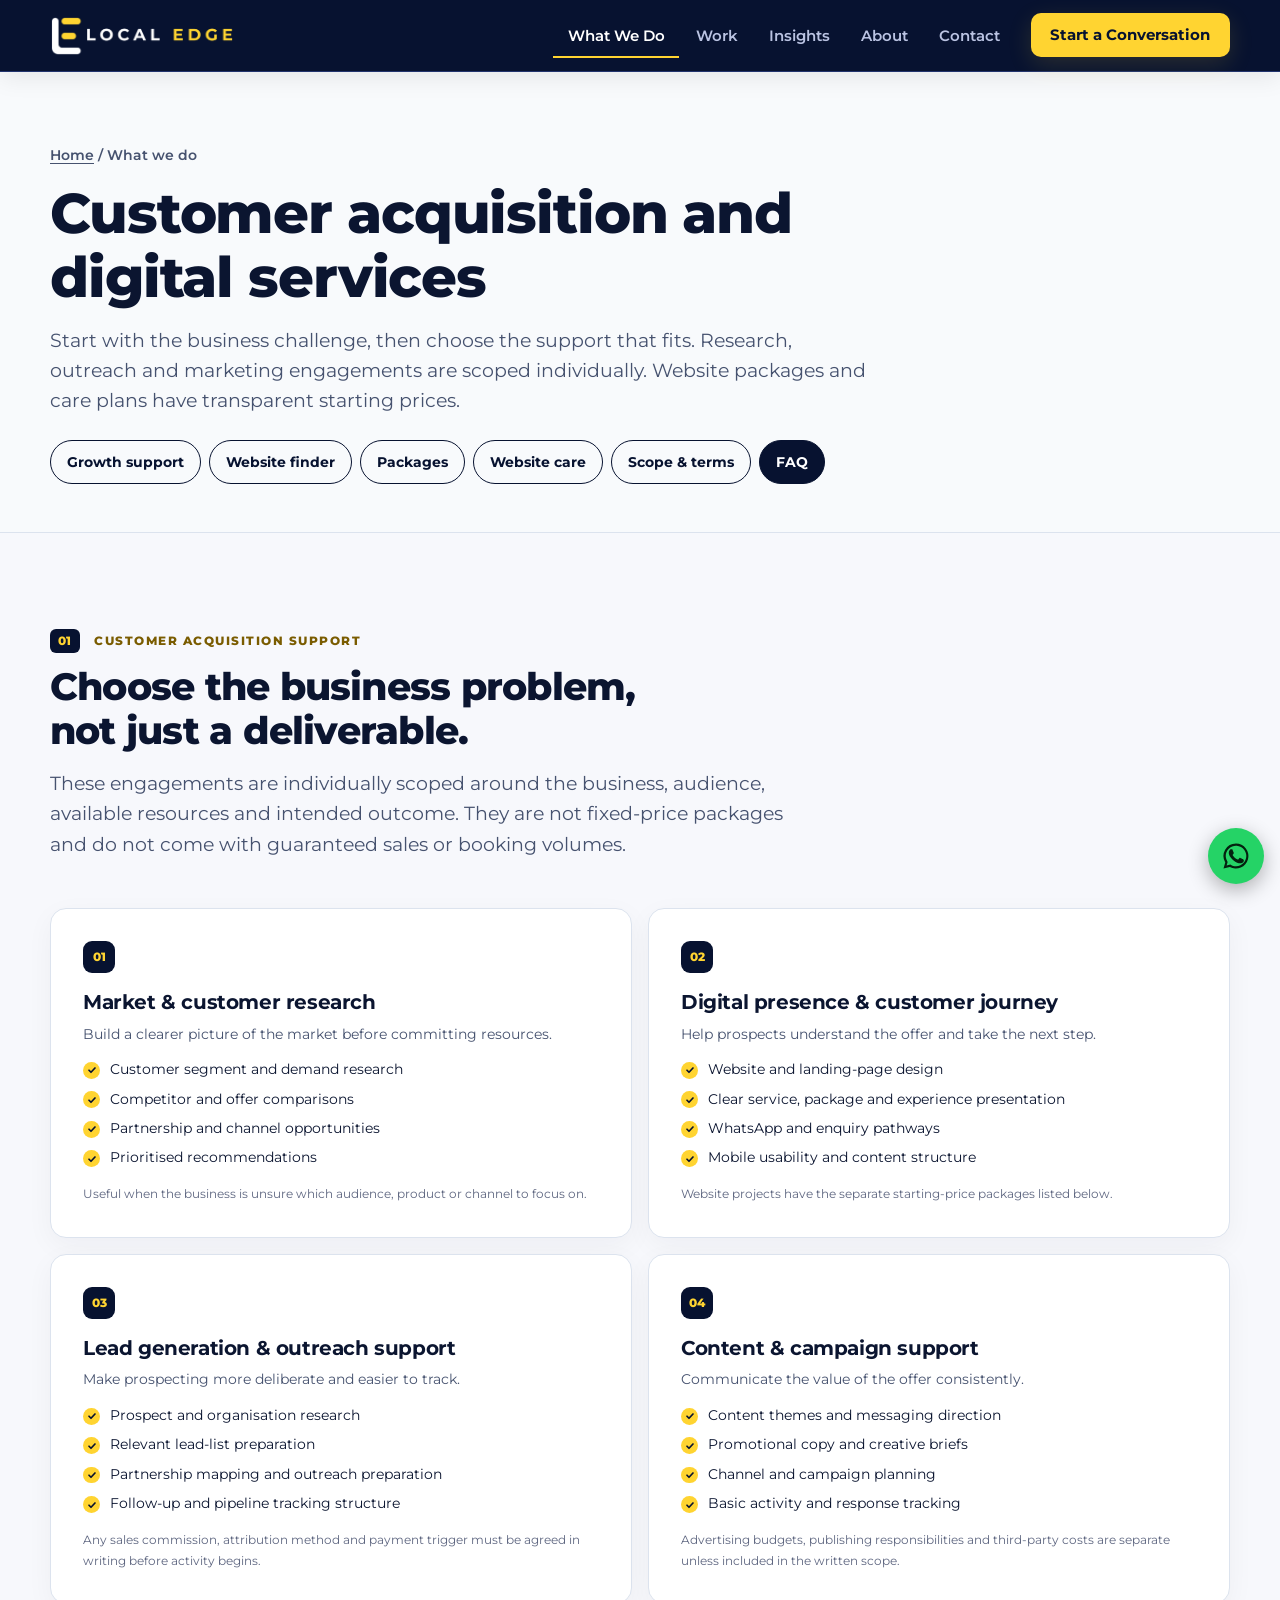
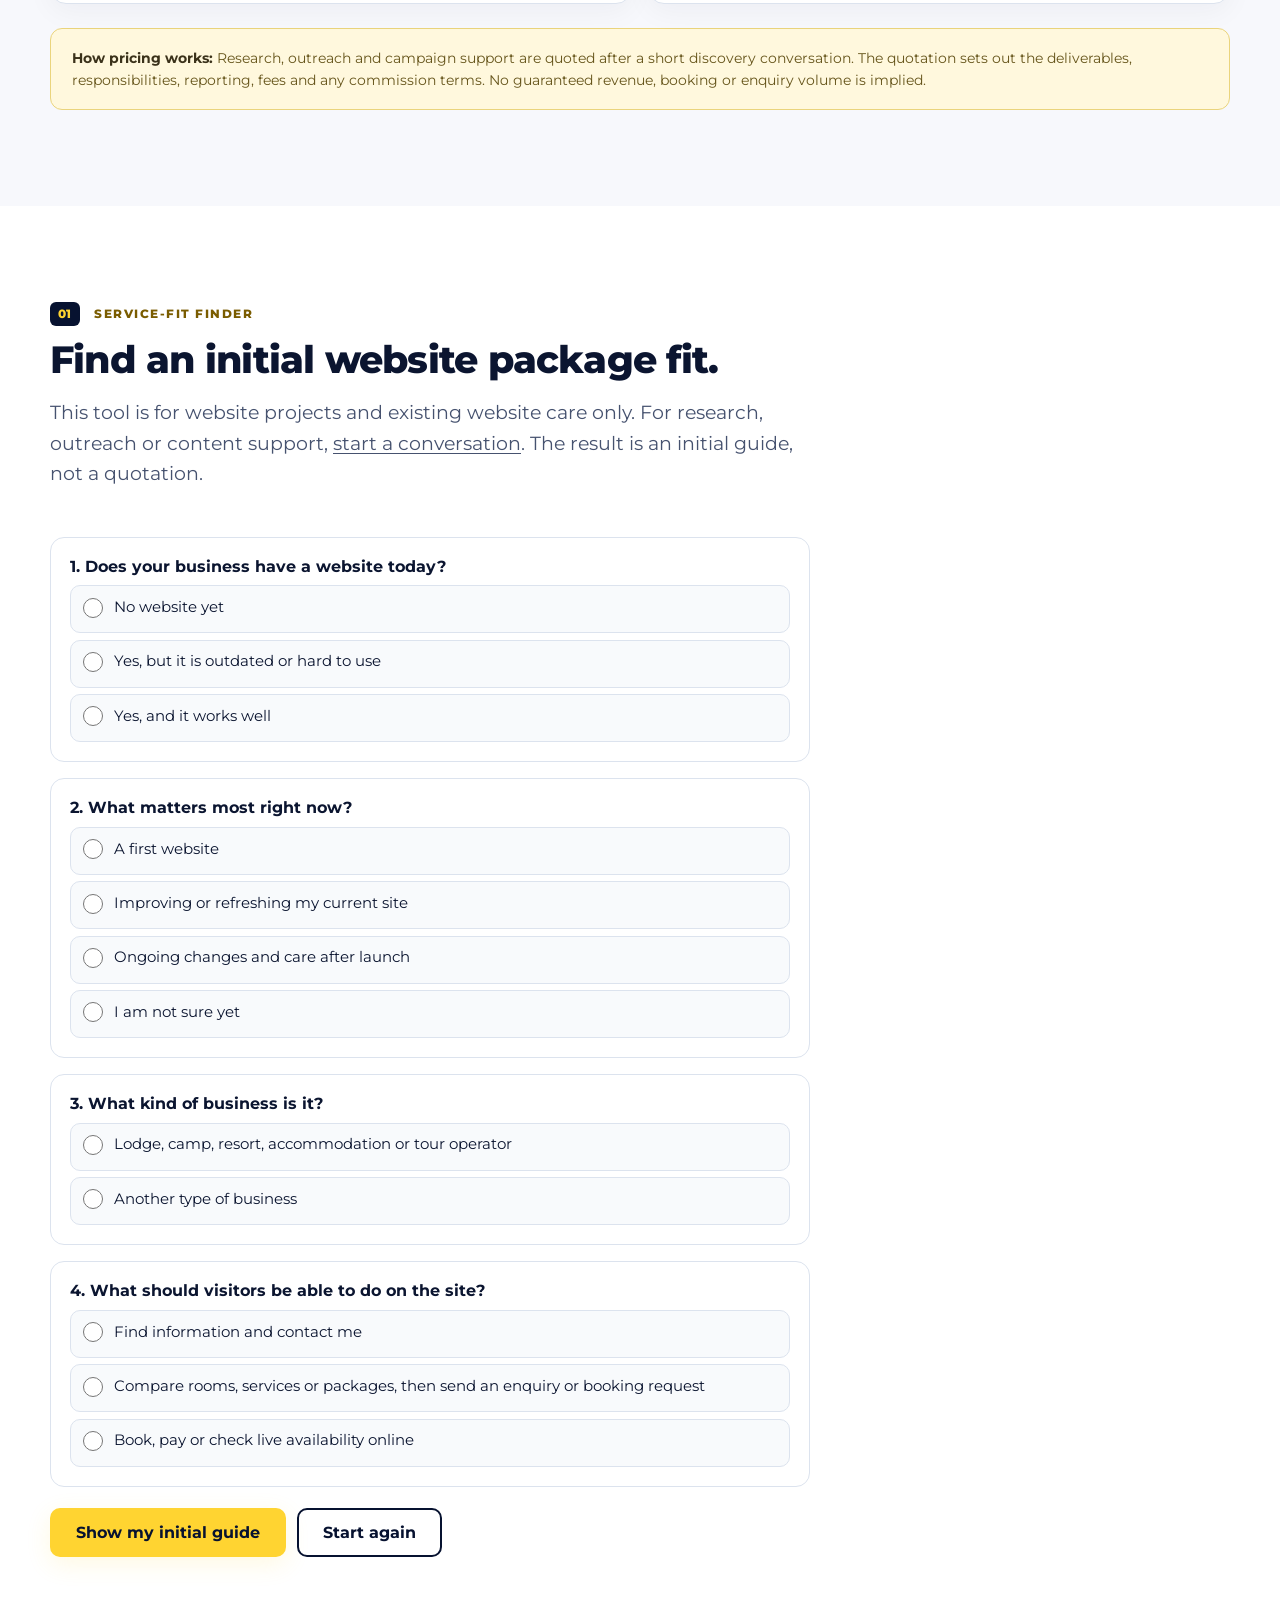
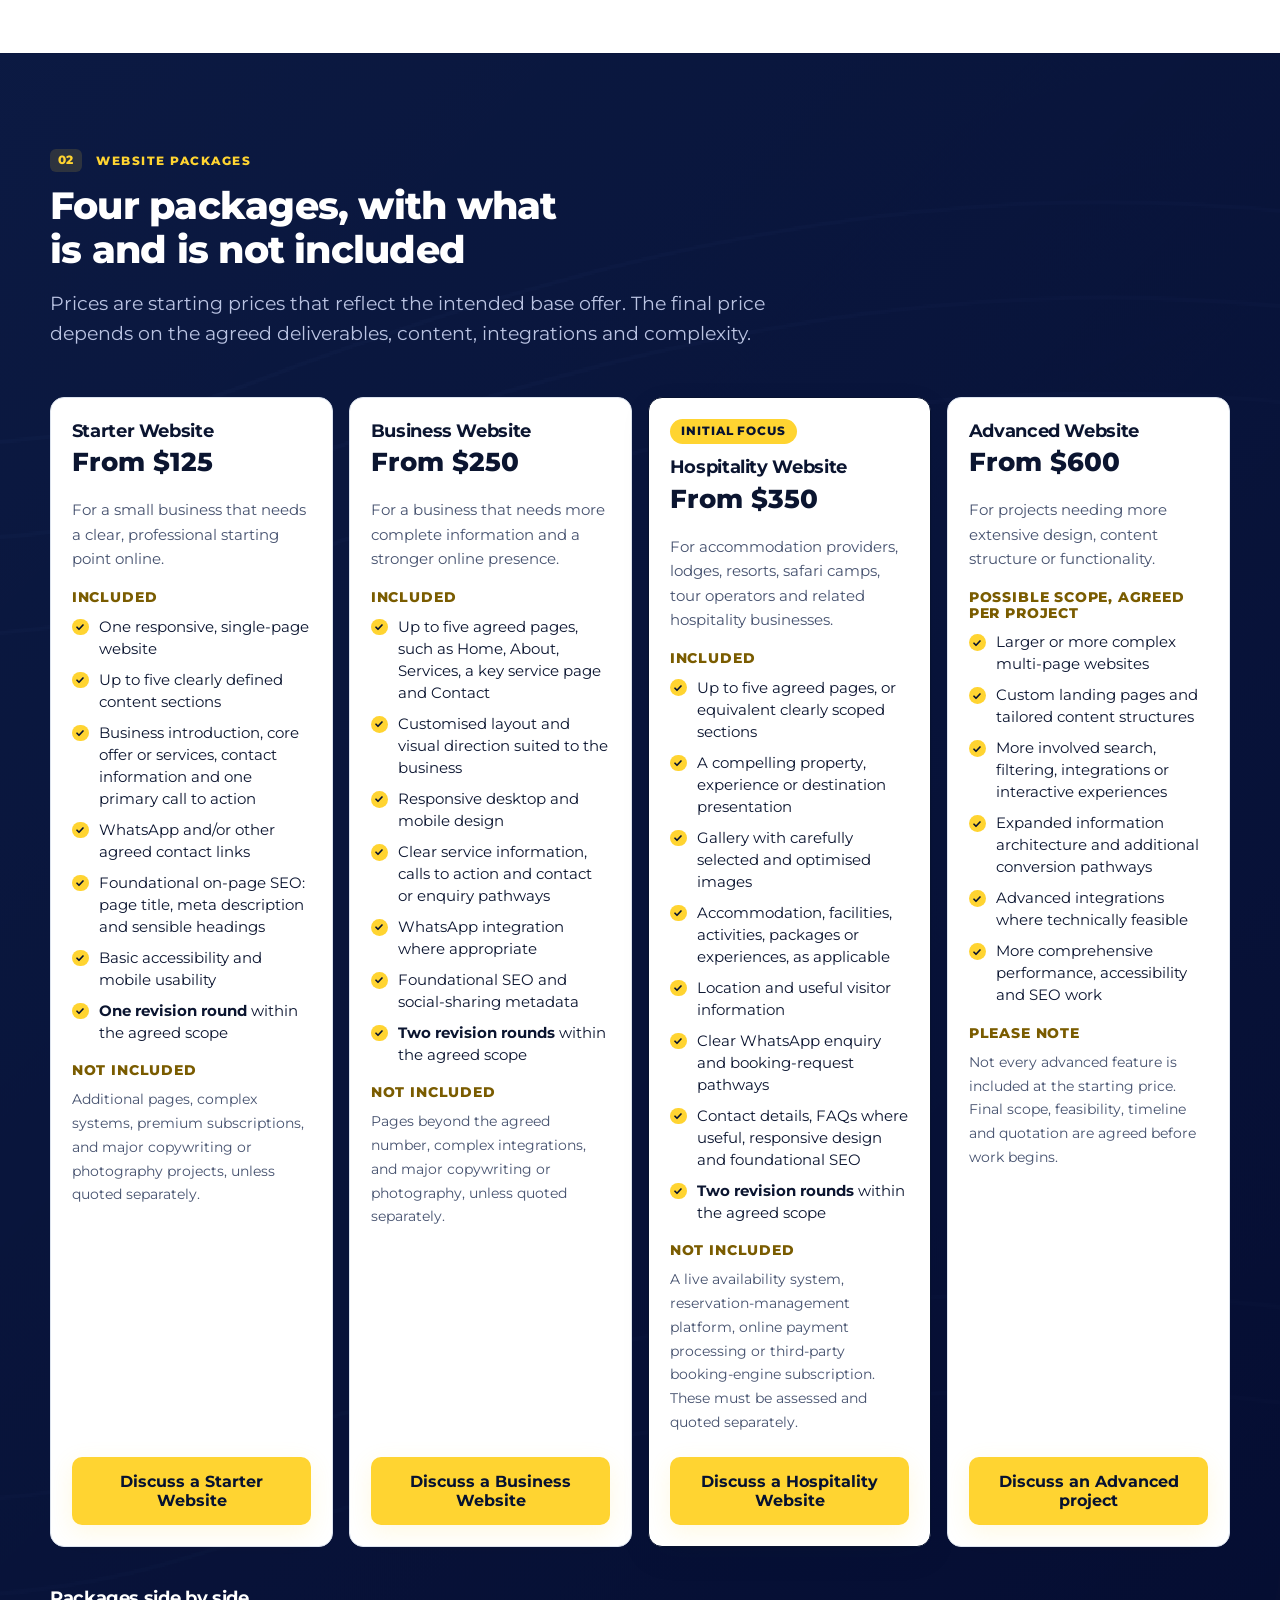
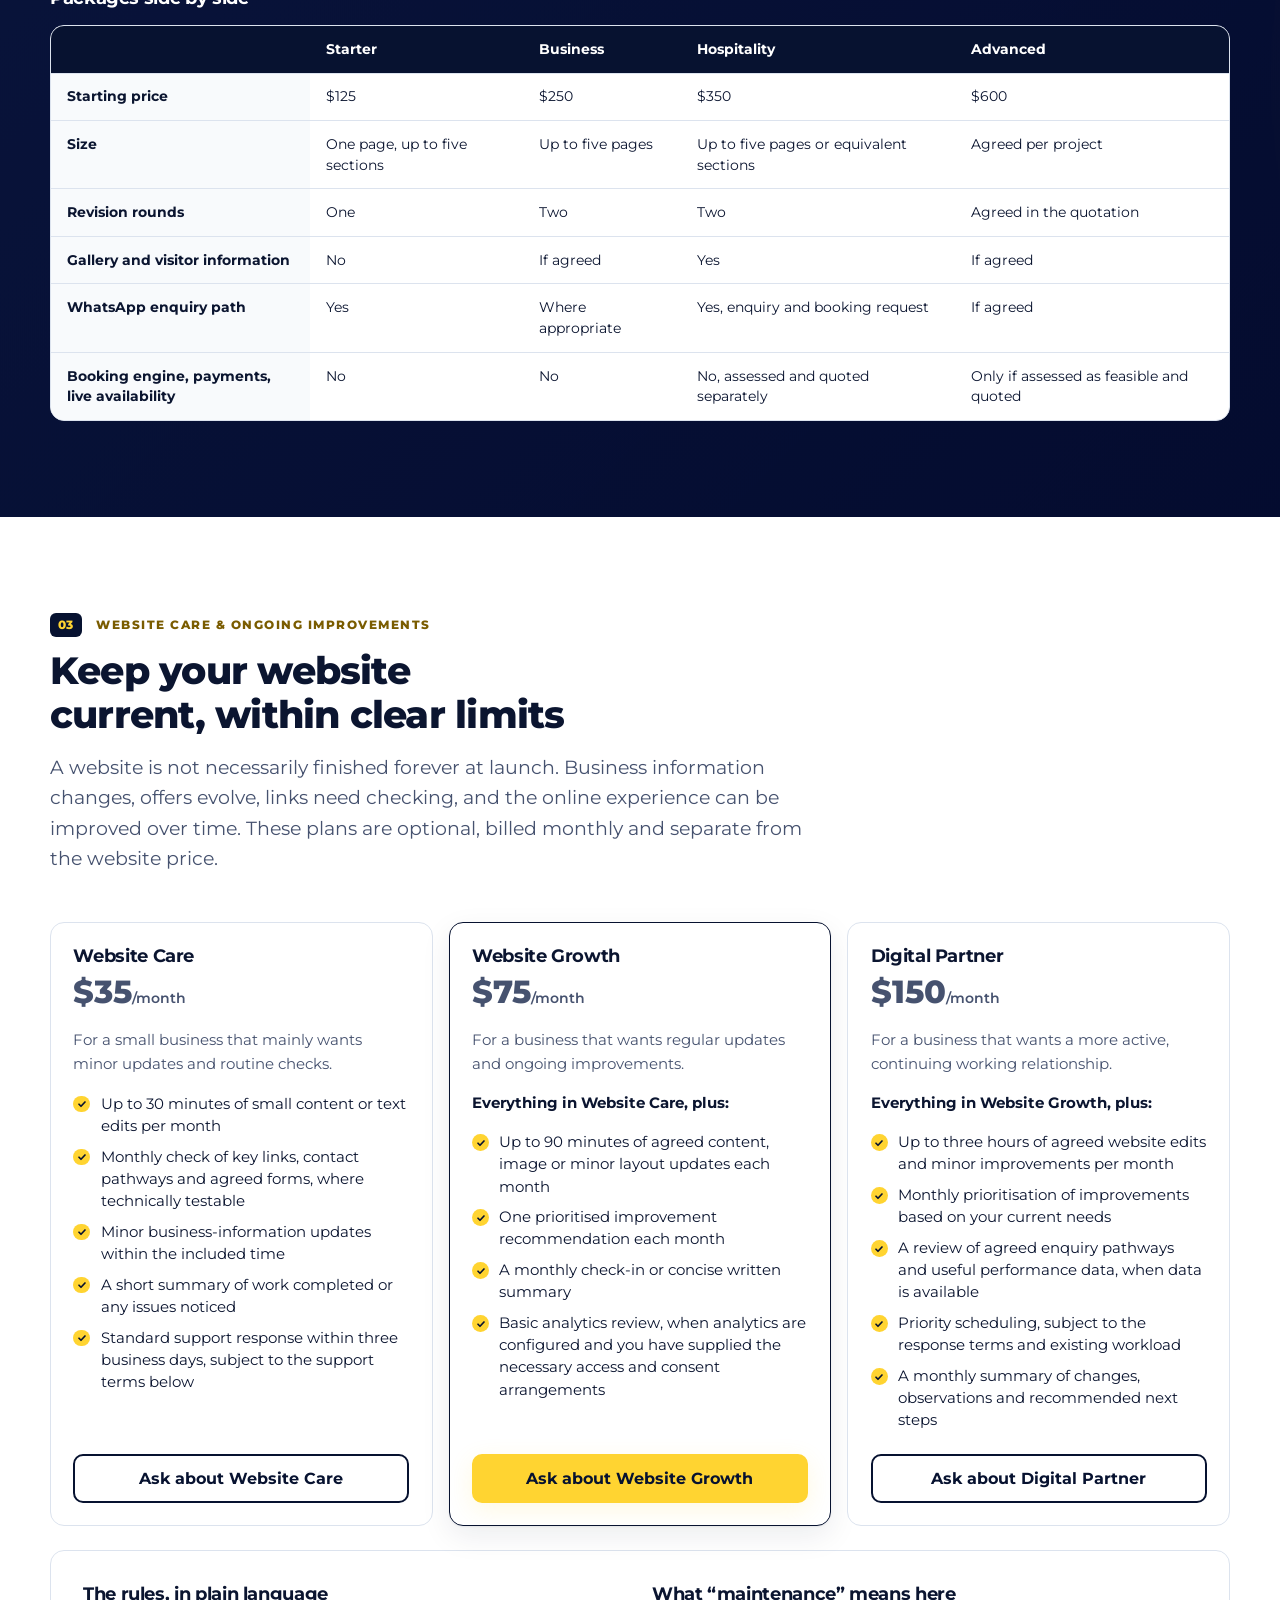
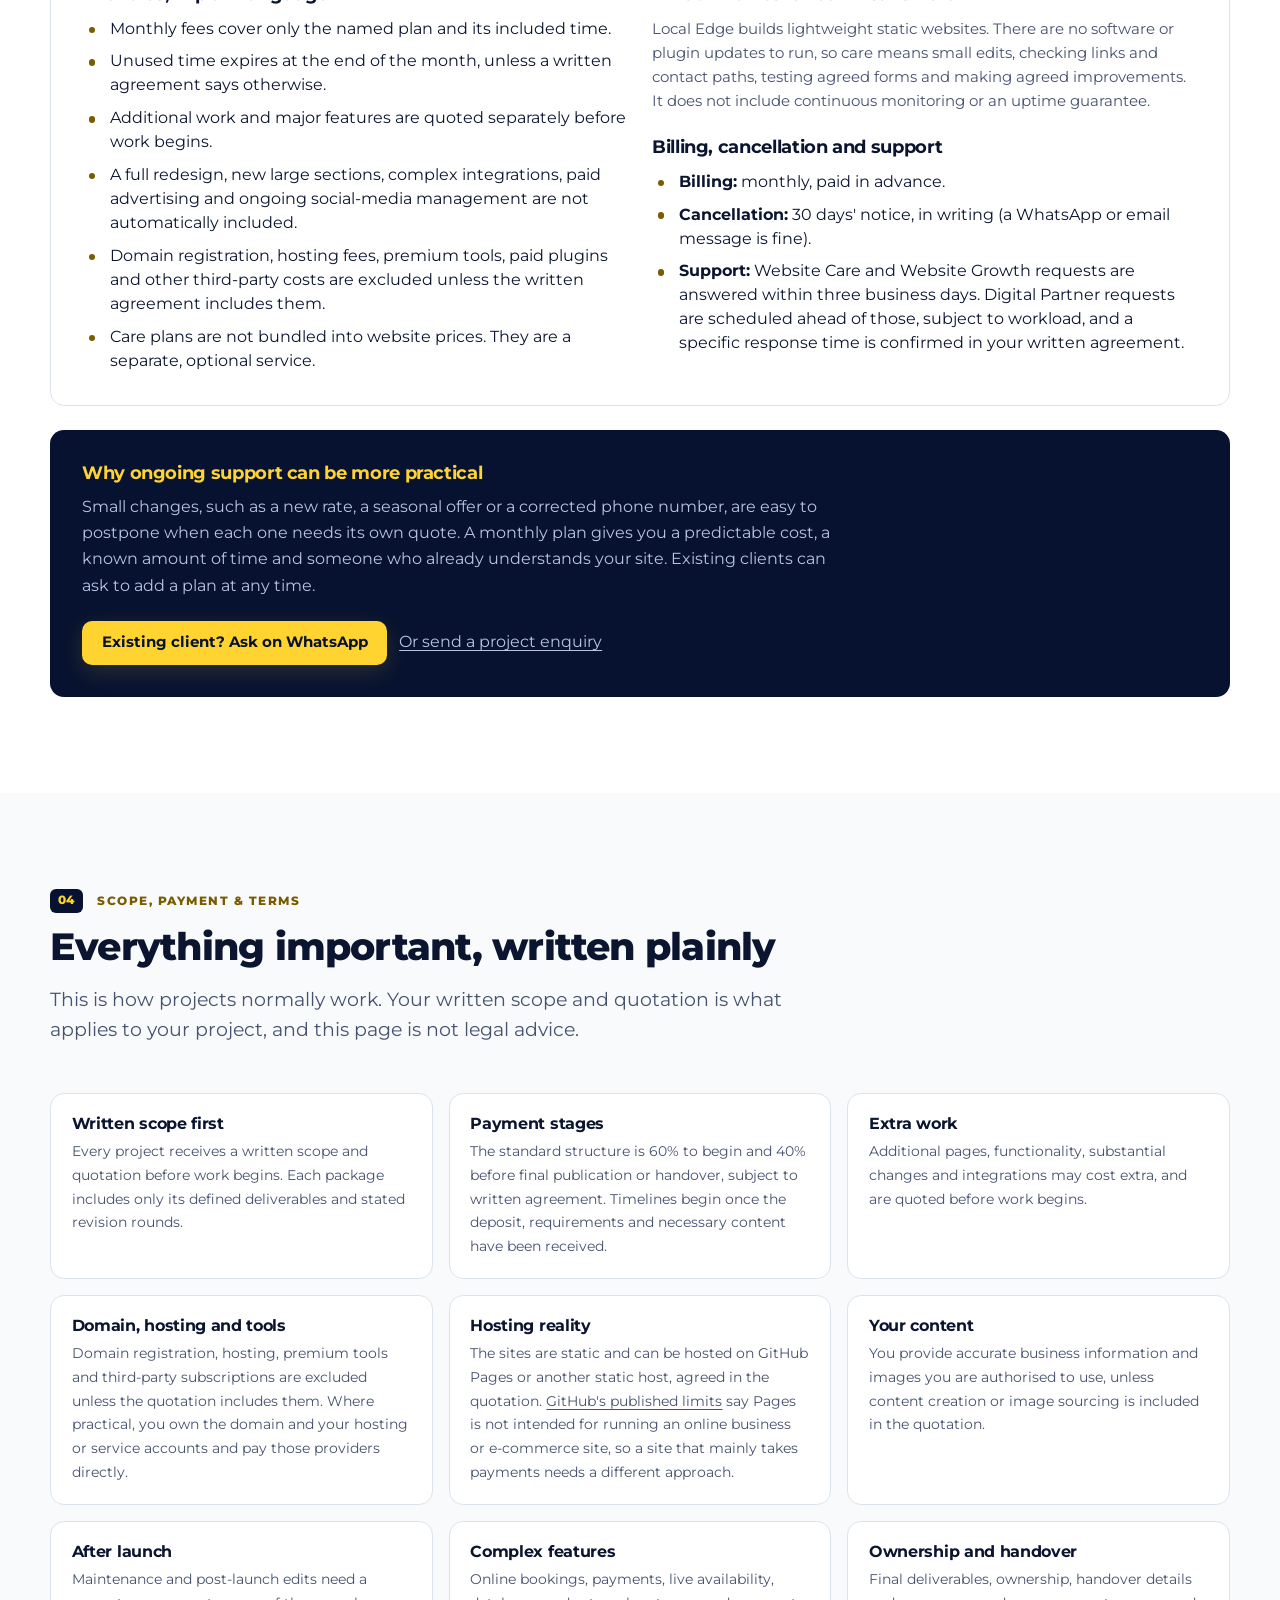
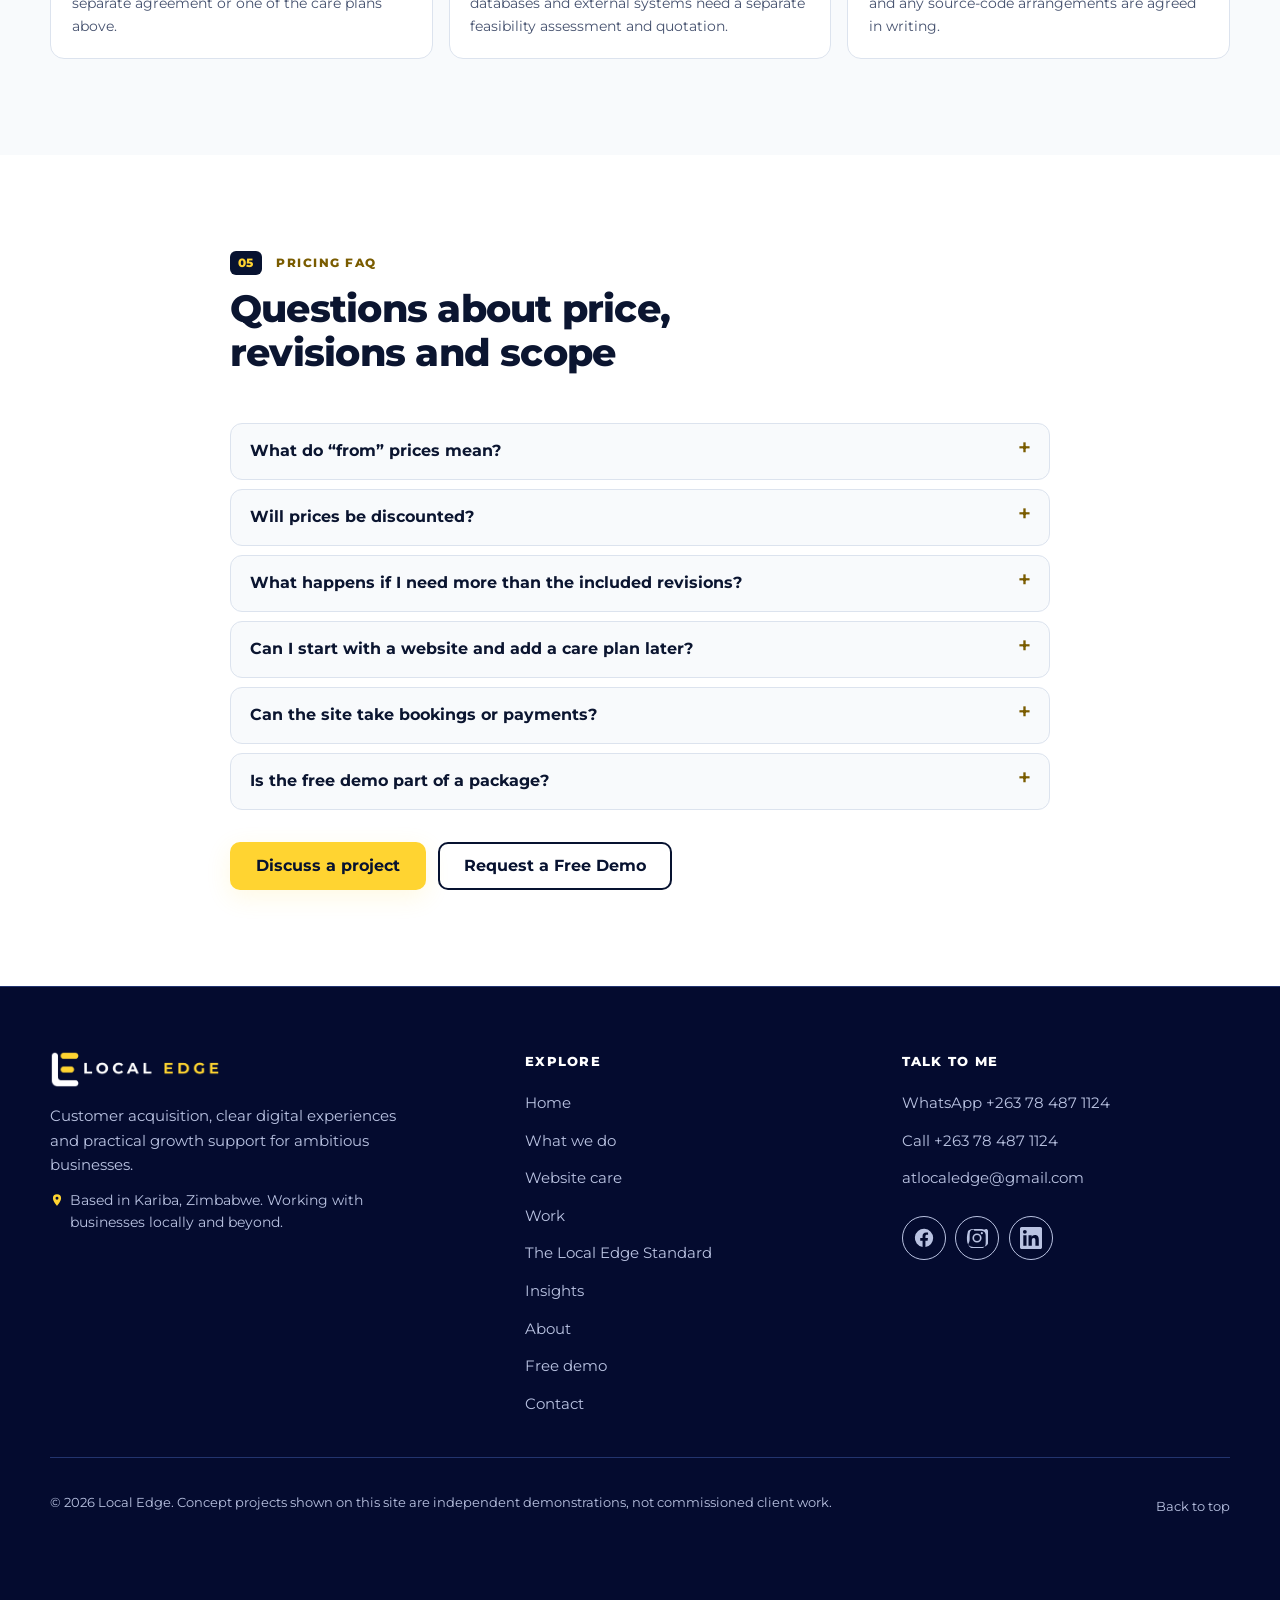
<file: services.html>
<!DOCTYPE html>
<html lang="en">
<head>
  <meta charset="UTF-8">
  
  <meta name="viewport" content="width=device-width, initial-scale=1.0">
  <script>document.documentElement.className='js'</script>
  <title>Customer Acquisition, Digital Services &amp; Website Pricing | Local Edge</title>
  <meta name="description" content="Market research, customer acquisition support, digital experiences and website services for businesses in Kariba and across Zimbabwe. Clear scope and agreed responsibilities.">
  <link rel="canonical" href="https://local-edge.localedge.workers.dev/services.html">
  <meta name="theme-color" content="#071230">
  <meta name="author" content="Amazing Tembo">
  
  <meta property="og:type" content="website">
  <meta property="og:site_name" content="Local Edge">
  <meta property="og:locale" content="en_ZW">
  <meta property="og:title" content="Customer Acquisition, Digital Services &amp; Website Pricing | Local Edge">
  <meta property="og:description" content="Market research, customer acquisition support, digital experiences and website services for businesses in Kariba and across Zimbabwe. Clear scope and agreed responsibilities.">
  <meta property="og:url" content="https://local-edge.localedge.workers.dev/services.html">
  <meta property="og:image" content="https://local-edge.localedge.workers.dev/assets/images/og-local-edge.jpg">
  <meta property="og:image:width" content="1200">
  <meta property="og:image:height" content="630">
  <meta property="og:image:alt" content="Local Edge: customer acquisition, digital experience and business growth support">
  <meta name="twitter:card" content="summary_large_image">
  <meta name="twitter:title" content="Customer Acquisition, Digital Services &amp; Website Pricing | Local Edge">
  <meta name="twitter:description" content="Market research, customer acquisition support, digital experiences and website services for businesses in Kariba and across Zimbabwe. Clear scope and agreed responsibilities.">
  <meta name="twitter:image" content="https://local-edge.localedge.workers.dev/assets/images/og-local-edge.jpg">

  <link rel="icon" type="image/png" href="assets/logo-icon.png">
  <link rel="apple-touch-icon" href="assets/logo-icon.png">

  <script>document.documentElement.classList.add('js');</script>
  <link rel="preconnect" href="https://fonts.googleapis.com">
  <link rel="preconnect" href="https://fonts.gstatic.com" crossorigin>
  <link href="https://fonts.googleapis.com/css2?family=Montserrat:wght@400;500;600;700;800&display=swap" rel="stylesheet">
  <link rel="stylesheet" href="styles.css">
  <script type="application/ld+json">
  {"@context":"https://schema.org","@type":"FAQPage","mainEntity":[{"@type":"Question","name":"What do the starting prices mean?","acceptedAnswer":{"@type":"Answer","text":"They are starting prices in US dollars for the stated scope. The final price depends on the agreed deliverables, content, integrations and complexity, and is confirmed in a written quotation before work begins."}},{"@type":"Question","name":"How is payment structured?","acceptedAnswer":{"@type":"Answer","text":"The standard structure is 60% to begin and 40% before final publication or handover, subject to written agreement."}},{"@type":"Question","name":"Are domain and hosting costs included?","acceptedAnswer":{"@type":"Answer","text":"No. Domain registration, hosting, premium tools and third-party subscriptions are excluded unless the quotation explicitly includes them. Where practical, the client owns these accounts and pays the provider directly."}},{"@type":"Question","name":"Is website care included in the website price?","acceptedAnswer":{"@type":"Answer","text":"No. Website care is a separate optional monthly service with defined limits."}},{"@type":"Question","name":"Can a website include online bookings or payments?","acceptedAnswer":{"@type":"Answer","text":"Not in the standard packages. Live availability, reservation systems, online payments and databases need a separate feasibility assessment and quotation."}}]}
  </script>
</head>
<body class="page-services">

  <svg width="0" height="0" style="position:absolute" aria-hidden="true" focusable="false">
    <symbol id="i-facebook" viewBox="0 0 24 24"><path fill="currentColor" d="M22 12a10 10 0 1 0-11.56 9.88v-6.99H7.9V12h2.54V9.8c0-2.5 1.49-3.89 3.77-3.89 1.09 0 2.24.2 2.24.2v2.46h-1.26c-1.24 0-1.63.77-1.63 1.56V12h2.78l-.44 2.89h-2.34v6.99A10 10 0 0 0 22 12z"/></symbol>
    <symbol id="i-instagram" viewBox="0 0 24 24"><path fill="currentColor" d="M12 7a5 5 0 1 0 0 10 5 5 0 0 0 0-10zm0 8.2a3.2 3.2 0 1 1 0-6.4 3.2 3.2 0 0 1 0 6.4zM17.3 5.5a1.2 1.2 0 1 0 0 2.4 1.2 1.2 0 0 0 0-2.4zM12 2.2c-3.2 0-3.6 0-4.8.1-1.3.1-2.1.3-2.9.6a5.9 5.9 0 0 0-2.1 1.4A5.9 5.9 0 0 0 1.8 6.4c-.3.8-.5 1.6-.6 2.9C1.1 10.4 1 10.8 1 12s0 1.6.1 2.8c.1 1.3.3 2.1.6 2.9.3.8.7 1.5 1.4 2.1.6.7 1.3 1.1 2.1 1.4.8.3 1.6.5 2.9.6 1.2.1 1.6.1 4.8.1s3.6 0 4.8-.1c1.3-.1 2.1-.3 2.9-.6a5.9 5.9 0 0 0 2.1-1.4c.7-.6 1.1-1.3 1.4-2.1.3-.8.5-1.6.6-2.9.1-1.2.1-1.6.1-2.8s0-3.6-.1-4.8c-.1-1.3-.3-2.1-.6-2.9a5.9 5.9 0 0 0-1.4-2.1A5.9 5.9 0 0 0 19.7 2.9c-.8-.3-1.6-.5-2.9-.6-1.2-.1-1.6-.1-4.8-.1zm0 1.8c3.1 0 3.5 0 4.7.1 1.1.1 1.7.2 2.1.4.5.2.9.5 1.3.9.4.4.7.8.9 1.3.2.4.3 1 .4 2.1.1 1.2.1 1.6.1 4.7s0 3.5-.1 4.7c-.1 1.1-.2 1.7-.4 2.1-.2.5-.5.9-.9 1.3-.4.4-.8.7-1.3.9-.4.2-1 .3-2.1.4-1.2.1-1.6.1-4.7.1s-3.5 0-4.7-.1c-1.1-.1-1.7-.2-2.1-.4a3.5 3.5 0 0 1-1.3-.9 3.5 3.5 0 0 1-.9-1.3c-.2-.4-.3-1-.4-2.1C4 15.5 4 15.1 4 12s0-3.5.1-4.7c.1-1.1.2-1.7.4-2.1.2-.5.5-.9.9-1.3.4-.4.8-.7 1.3-.9.4-.2 1-.3 2.1-.4C8.5 4 8.9 4 12 4z"/></symbol>
    <symbol id="i-linkedin" viewBox="0 0 24 24"><path fill="currentColor" d="M20.4 20.5h-3.6v-5.6c0-1.3 0-3-1.8-3s-2.1 1.4-2.1 2.9v5.7H9.3V9h3.4v1.6h.1c.5-.9 1.6-1.8 3.4-1.8 3.6 0 4.3 2.4 4.3 5.5v6.2zM5.3 7.4a2.1 2.1 0 1 1 0-4.2 2.1 2.1 0 0 1 0 4.2zM7.1 20.5H3.6V9h3.5v11.5zM22.2 0H1.8C.8 0 0 .8 0 1.7v20.6c0 .9.8 1.7 1.8 1.7h20.4c1 0 1.8-.8 1.8-1.7V1.7C24 .8 23.2 0 22.2 0z"/></symbol>
    <symbol id="i-whatsapp" viewBox="0 0 24 24"><path fill="currentColor" d="M17.5 14.4c-.3-.1-1.7-.8-2-.9-.3-.1-.5-.1-.7.1-.2.3-.8.9-.9 1.1-.2.2-.3.2-.6.1-.3-.1-1.2-.4-2.3-1.4-.8-.8-1.4-1.7-1.6-2-.2-.3 0-.4.1-.6l.4-.5c.1-.1.2-.3.3-.5.1-.2 0-.4 0-.5-.1-.1-.7-1.6-.9-2.2-.2-.6-.5-.5-.7-.5h-.6c-.2 0-.5.1-.8.4-.3.3-1 1-1 2.5s1.1 2.9 1.2 3.1c.1.2 2.1 3.2 5.1 4.5.7.3 1.3.5 1.7.6.7.2 1.4.2 1.9.1.6-.1 1.7-.7 2-1.4.2-.7.2-1.3.2-1.4-.1-.1-.3-.2-.6-.3zM12 2a10 10 0 0 0-8.6 15.1L2 22l5-1.3A10 10 0 1 0 12 2zm0 18.2c-1.5 0-3-.4-4.2-1.2l-.3-.2-3 .8.8-2.9-.2-.3A8.2 8.2 0 1 1 12 20.2z"/></symbol>
    <symbol id="i-check" viewBox="0 0 24 24"><path fill="none" stroke="currentColor" stroke-width="3" stroke-linecap="round" stroke-linejoin="round" d="M5 12.5l4.5 4.5L19 7.5"/></symbol>
    <symbol id="i-phone" viewBox="0 0 24 24"><path fill="currentColor" d="M6.6 10.8a15 15 0 0 0 6.6 6.6l2.2-2.2a1 1 0 0 1 1-.25c1.1.37 2.3.57 3.6.57a1 1 0 0 1 1 1V20a1 1 0 0 1-1 1A17 17 0 0 1 3 4a1 1 0 0 1 1-1h3.5a1 1 0 0 1 1 1c0 1.3.2 2.5.57 3.6a1 1 0 0 1-.25 1z"/></symbol>
    <symbol id="i-mail" viewBox="0 0 24 24"><path fill="currentColor" d="M20 4H4a2 2 0 0 0-2 2v12a2 2 0 0 0 2 2h16a2 2 0 0 0 2-2V6a2 2 0 0 0-2-2zm0 4.2-8 5-8-5V6l8 5 8-5v2.2z"/></symbol>
    <symbol id="i-arrow" viewBox="0 0 24 24"><path fill="none" stroke="currentColor" stroke-width="2.4" stroke-linecap="round" stroke-linejoin="round" d="M5 12h14M13 6l6 6-6 6"/></symbol>
    <symbol id="i-ext" viewBox="0 0 24 24"><path fill="none" stroke="currentColor" stroke-width="2.4" stroke-linecap="round" stroke-linejoin="round" d="M7 17L17 7M9 7h8v8"/></symbol>
    <symbol id="i-pin" viewBox="0 0 24 24"><path fill="currentColor" d="M12 2a7 7 0 0 0-7 7c0 5.2 7 13 7 13s7-7.8 7-13a7 7 0 0 0-7-7zm0 9.5A2.5 2.5 0 1 1 12 6.5a2.5 2.5 0 0 1 0 5z"/></symbol>
    <symbol id="i-link" viewBox="0 0 24 24"><path fill="none" stroke="currentColor" stroke-width="2.2" stroke-linecap="round" stroke-linejoin="round" d="M10 14a4 4 0 0 0 5.7 0l3-3a4 4 0 0 0-5.7-5.7l-1 1M14 10a4 4 0 0 0-5.7 0l-3 3A4 4 0 0 0 11 18.7l1-1"/></symbol>
  </svg>

  <a class="skip-link" href="#main">Skip to content</a>

  <header class="site-header">
    <div class="container nav">
      <a href="index.html" class="brand" aria-label="Local Edge, home">
        <img src="assets/logo-horizontal.png" alt="Local Edge" width="190" height="41">
      </a>

      <button class="nav-toggle" id="navToggle" type="button" aria-expanded="false" aria-controls="navPanel" aria-label="Open menu">
        <span class="bars" aria-hidden="true"><i></i><i></i><i></i></span>
      </button>
      <div class="nav-backdrop" id="navBackdrop" hidden></div>

      <nav class="nav-panel" id="navPanel" aria-label="Main navigation">
        <ul class="nav-links">
          <li><a href="services.html" aria-current="page">What We Do</a></li>
          <li><a href="work.html">Work</a></li>
          <li><a href="insights.html">Insights</a></li>
          <li><a href="journey.html">About</a></li>
          <li><a href="contact.html">Contact</a></li>
        </ul>
        <a class="btn btn-gold btn-sm nav-cta" href="contact.html">Start a Conversation</a>
      </nav>
    </div>
  </header>

  <main id="main">

    <span id="top"></span>
    <section class="page-hero" aria-labelledby="pg-title">
      <div class="container">
        <p class="crumbs"><a href="index.html">Home</a> / What we do</p>
        <h1 id="pg-title">Customer acquisition and digital services</h1>
        <p class="lead">Start with the business challenge, then choose the support that fits. Research, outreach and marketing engagements are scoped individually. Website packages and care plans have transparent starting prices.</p>
        <ul class="jump" aria-label="On this page">
          <li><a href="#growth-support">Growth support</a></li>
          <li><a href="#finder">Website finder</a></li>
          <li><a href="#packages">Packages</a></li>
          <li><a href="#care">Website care</a></li>
          <li><a href="#terms">Scope &amp; terms</a></li>
          <li><a href="#pricing-faq">FAQ</a></li>
        </ul>
      </div>
    </section>

    <section class="section section--light growth-support" id="growth-support" aria-labelledby="growth-support-title">
      <div class="container">
        <div class="sec-head">
          <p class="kicker"><span>01</span> Customer acquisition support</p>
          <h2 id="growth-support-title">Choose the business problem, not just a deliverable.</h2>
          <p class="lead">These engagements are individually scoped around the business, audience, available resources and intended outcome. They are not fixed-price packages and do not come with guaranteed sales or booking volumes.</p>
        </div>
        <div class="growth-offer-grid">
          <article class="growth-offer reveal" id="research"><span class="offer-index">01</span><h3>Market &amp; customer research</h3><p>Build a clearer picture of the market before committing resources.</p><ul class="list-check"><li>Customer segment and demand research</li><li>Competitor and offer comparisons</li><li>Partnership and channel opportunities</li><li>Prioritised recommendations</li></ul><p class="offer-note">Useful when the business is unsure which audience, product or channel to focus on.</p></article>
          <article class="growth-offer reveal" id="digital"><span class="offer-index">02</span><h3>Digital presence &amp; customer journey</h3><p>Help prospects understand the offer and take the next step.</p><ul class="list-check"><li>Website and landing-page design</li><li>Clear service, package and experience presentation</li><li>WhatsApp and enquiry pathways</li><li>Mobile usability and content structure</li></ul><p class="offer-note">Website projects have the separate starting-price packages listed below.</p></article>
          <article class="growth-offer reveal" id="outreach"><span class="offer-index">03</span><h3>Lead generation &amp; outreach support</h3><p>Make prospecting more deliberate and easier to track.</p><ul class="list-check"><li>Prospect and organisation research</li><li>Relevant lead-list preparation</li><li>Partnership mapping and outreach preparation</li><li>Follow-up and pipeline tracking structure</li></ul><p class="offer-note">Any sales commission, attribution method and payment trigger must be agreed in writing before activity begins.</p></article>
          <article class="growth-offer reveal" id="content"><span class="offer-index">04</span><h3>Content &amp; campaign support</h3><p>Communicate the value of the offer consistently.</p><ul class="list-check"><li>Content themes and messaging direction</li><li>Promotional copy and creative briefs</li><li>Channel and campaign planning</li><li>Basic activity and response tracking</li></ul><p class="offer-note">Advertising budgets, publishing responsibilities and third-party costs are separate unless included in the written scope.</p></article>
        </div>
        <div class="scope-callout"><strong>How pricing works:</strong> Research, outreach and campaign support are quoted after a short discovery conversation. The quotation sets out the deliverables, responsibilities, reporting, fees and any commission terms. No guaranteed revenue, booking or enquiry volume is implied.</div>
      </div>
    </section>

    <!-- FINDER -->
    <section class="section section--light" id="finder" aria-labelledby="finder-title">
      <div class="container">
        <div class="sec-head">
          <p class="kicker"><span>01</span> Service-fit finder</p>
          <h2 id="finder-title">Find an initial website package fit.</h2>
          <p class="lead">This tool is for website projects and existing website care only. For research, outreach or content support, <a href="contact.html">start a conversation</a>. The result is an initial guide, not a quotation.</p>
        </div>

        <noscript><p class="fine">The finder needs JavaScript. Without it, read the <a href="#packages">package descriptions</a> below, or <a href="contact.html">describe your project</a> and I will recommend one.</p></noscript>

        <form class="finder" data-finder novalidate aria-labelledby="finder-title">
          <fieldset>
            <legend>1. Does your business have a website today?</legend>
            <label class="opt"><input type="radio" name="site" value="none" required> <span>No website yet</span></label>
            <label class="opt"><input type="radio" name="site" value="weak"> <span>Yes, but it is outdated or hard to use</span></label>
            <label class="opt"><input type="radio" name="site" value="works"> <span>Yes, and it works well</span></label>
          </fieldset>
          <fieldset>
            <legend>2. What matters most right now?</legend>
            <label class="opt"><input type="radio" name="need" value="first" required> <span>A first website</span></label>
            <label class="opt"><input type="radio" name="need" value="refresh"> <span>Improving or refreshing my current site</span></label>
            <label class="opt"><input type="radio" name="need" value="ongoing"> <span>Ongoing changes and care after launch</span></label>
            <label class="opt"><input type="radio" name="need" value="unsure"> <span>I am not sure yet</span></label>
          </fieldset>
          <fieldset>
            <legend>3. What kind of business is it?</legend>
            <label class="opt"><input type="radio" name="type" value="hosp" required> <span>Lodge, camp, resort, accommodation or tour operator</span></label>
            <label class="opt"><input type="radio" name="type" value="other"> <span>Another type of business</span></label>
          </fieldset>
          <fieldset>
            <legend>4. What should visitors be able to do on the site?</legend>
            <label class="opt"><input type="radio" name="path" value="contact" required> <span>Find information and contact me</span></label>
            <label class="opt"><input type="radio" name="path" value="compare"> <span>Compare rooms, services or packages, then send an enquiry or booking request</span></label>
            <label class="opt"><input type="radio" name="path" value="system"> <span>Book, pay or check live availability online</span></label>
          </fieldset>
          <fieldset data-show-if="need=ongoing" hidden>
            <legend>5. How much ongoing help would be useful?</legend>
            <label class="opt"><input type="radio" name="care" value="care"> <span>A few small edits and routine checks</span></label>
            <label class="opt"><input type="radio" name="care" value="growth"> <span>Regular updates and a monthly improvement idea</span></label>
            <label class="opt"><input type="radio" name="care" value="partner"> <span>A more active, continuing working relationship</span></label>
          </fieldset>
          <div class="finder-actions">
            <button class="btn btn-gold" type="submit">Show my initial guide</button>
            <button class="btn btn-outline-navy" type="reset">Start again</button>
          </div>
          <p class="err finder-err" data-finder-err role="alert"></p>
        </form>

        <div class="finder-result" data-finder-result aria-live="polite" tabindex="-1" hidden></div>
      </div>
    </section>

    <!-- PACKAGES -->
    <section class="section section--navy" id="packages" aria-labelledby="pkg-title">
      <div class="container">
        <div class="sec-head">
          <p class="kicker"><span>02</span> Website packages</p>
          <h2 id="pkg-title">Four packages, with what is and is not included</h2>
          <p class="lead">Prices are starting prices that reflect the intended base offer. The final price depends on the agreed deliverables, content, integrations and complexity.</p>
        </div>

        <div class="pkg-grid">
          <article class="pkg reveal" id="starter">
            <h3>Starter Website</h3>
            <p class="price">From <span data-price="starter">$125</span></p>
            <p class="pkg-for">For a small business that needs a clear, professional starting point online.</p>
            <h4>Included</h4>
            <ul class="list-check">
              <li>One responsive, single-page website</li>
              <li>Up to five clearly defined content sections</li>
              <li>Business introduction, core offer or services, contact information and one primary call to action</li>
              <li>WhatsApp and/or other agreed contact links</li>
              <li>Foundational on-page SEO: page title, meta description and sensible headings</li>
              <li>Basic accessibility and mobile usability</li>
              <li><strong>One revision round</strong> within the agreed scope</li>
            </ul>
            <h4>Not included</h4>
            <p class="excl">Additional pages, complex systems, premium subscriptions, and major copywriting or photography projects, unless quoted separately.</p>
            <div class="pkg-cta"><a class="btn btn-gold btn-block" href="contact.html?service=starter">Discuss a Starter Website</a></div>
          </article>

          <article class="pkg reveal" id="business">
            <h3>Business Website</h3>
            <p class="price">From <span data-price="business">$250</span></p>
            <p class="pkg-for">For a business that needs more complete information and a stronger online presence.</p>
            <h4>Included</h4>
            <ul class="list-check">
              <li>Up to five agreed pages, such as Home, About, Services, a key service page and Contact</li>
              <li>Customised layout and visual direction suited to the business</li>
              <li>Responsive desktop and mobile design</li>
              <li>Clear service information, calls to action and contact or enquiry pathways</li>
              <li>WhatsApp integration where appropriate</li>
              <li>Foundational SEO and social-sharing metadata</li>
              <li><strong>Two revision rounds</strong> within the agreed scope</li>
            </ul>
            <h4>Not included</h4>
            <p class="excl">Pages beyond the agreed number, complex integrations, and major copywriting or photography, unless quoted separately.</p>
            <div class="pkg-cta"><a class="btn btn-gold btn-block" href="contact.html?service=business">Discuss a Business Website</a></div>
          </article>

          <article class="pkg pkg--feat reveal" id="hospitality">
            <span class="flag">Initial focus</span>
            <h3>Hospitality Website</h3>
            <p class="price">From <span data-price="hospitality">$350</span></p>
            <p class="pkg-for">For accommodation providers, lodges, resorts, safari camps, tour operators and related hospitality businesses.</p>
            <h4>Included</h4>
            <ul class="list-check">
              <li>Up to five agreed pages, or equivalent clearly scoped sections</li>
              <li>A compelling property, experience or destination presentation</li>
              <li>Gallery with carefully selected and optimised images</li>
              <li>Accommodation, facilities, activities, packages or experiences, as applicable</li>
              <li>Location and useful visitor information</li>
              <li>Clear WhatsApp enquiry and booking-request pathways</li>
              <li>Contact details, FAQs where useful, responsive design and foundational SEO</li>
              <li><strong>Two revision rounds</strong> within the agreed scope</li>
            </ul>
            <h4>Not included</h4>
            <p class="excl">A live availability system, reservation-management platform, online payment processing or third-party booking-engine subscription. These must be assessed and quoted separately.</p>
            <div class="pkg-cta"><a class="btn btn-gold btn-block" href="contact.html?service=hospitality">Discuss a Hospitality Website</a></div>
          </article>

          <article class="pkg reveal" id="advanced">
            <h3>Advanced Website</h3>
            <p class="price">From <span data-price="advanced">$600</span></p>
            <p class="pkg-for">For projects needing more extensive design, content structure or functionality.</p>
            <h4>Possible scope, agreed per project</h4>
            <ul class="list-check">
              <li>Larger or more complex multi-page websites</li>
              <li>Custom landing pages and tailored content structures</li>
              <li>More involved search, filtering, integrations or interactive experiences</li>
              <li>Expanded information architecture and additional conversion pathways</li>
              <li>Advanced integrations where technically feasible</li>
              <li>More comprehensive performance, accessibility and SEO work</li>
            </ul>
            <h4>Please note</h4>
            <p class="excl">Not every advanced feature is included at the starting price. Final scope, feasibility, timeline and quotation are agreed before work begins.</p>
            <div class="pkg-cta"><a class="btn btn-gold btn-block" href="contact.html?service=advanced">Discuss an Advanced project</a></div>
          </article>
        </div>

        <div data-intro-offer class="intro-offer" hidden></div>

        <h3 class="table-title">Packages side by side</h3>
        <div class="table-wrap" role="region" aria-label="Package comparison table, scrolls sideways on small screens" tabindex="0">
          <table class="cmp">
            <caption class="sr-only">Comparison of the four website packages</caption>
            <thead><tr><th scope="col">&nbsp;</th><th scope="col">Starter</th><th scope="col">Business</th><th scope="col">Hospitality</th><th scope="col">Advanced</th></tr></thead>
            <tbody>
              <tr><th scope="row">Starting price</th><td><span data-price="starter">$125</span></td><td><span data-price="business">$250</span></td><td><span data-price="hospitality">$350</span></td><td><span data-price="advanced">$600</span></td></tr>
              <tr><th scope="row">Size</th><td>One page, up to five sections</td><td>Up to five pages</td><td>Up to five pages or equivalent sections</td><td>Agreed per project</td></tr>
              <tr><th scope="row">Revision rounds</th><td>One</td><td>Two</td><td>Two</td><td>Agreed in the quotation</td></tr>
              <tr><th scope="row">Gallery and visitor information</th><td>No</td><td>If agreed</td><td>Yes</td><td>If agreed</td></tr>
              <tr><th scope="row">WhatsApp enquiry path</th><td>Yes</td><td>Where appropriate</td><td>Yes, enquiry and booking request</td><td>If agreed</td></tr>
              <tr><th scope="row">Booking engine, payments, live availability</th><td>No</td><td>No</td><td>No, assessed and quoted separately</td><td>Only if assessed as feasible and quoted</td></tr>
            </tbody>
          </table>
        </div>
      </div>
    </section>

    <!-- CARE -->
    <section class="section section--light" id="care" aria-labelledby="care-title">
      <div class="container">
        <div class="sec-head">
          <p class="kicker"><span>03</span> Website care &amp; ongoing improvements</p>
          <h2 id="care-title">Keep your website current, within clear limits</h2>
          <p class="lead">A website is not necessarily finished forever at launch. Business information changes, offers evolve, links need checking, and the online experience can be improved over time. These plans are optional, billed monthly and separate from the website price.</p>
        </div>

        <div class="care-plans">
          <article class="care-plan reveal">
            <h3>Website Care</h3>
            <p class="price"><span data-retainer="care">$35</span><small>/month</small></p>
            <p class="pkg-for">For a small business that mainly wants minor updates and routine checks.</p>
            <ul class="list-check">
              <li>Up to 30 minutes of small content or text edits per month</li>
              <li>Monthly check of key links, contact pathways and agreed forms, where technically testable</li>
              <li>Minor business-information updates within the included time</li>
              <li>A short summary of work completed or any issues noticed</li>
              <li>Standard support response within three business days, subject to the support terms below</li>
            </ul>
            <a class="btn btn-outline-navy btn-block" href="contact.html?service=care&amp;plan=care">Ask about Website Care</a>
          </article>

          <article class="care-plan care-plan--mid reveal">
            <h3>Website Growth</h3>
            <p class="price"><span data-retainer="growth">$75</span><small>/month</small></p>
            <p class="pkg-for">For a business that wants regular updates and ongoing improvements.</p>
            <p class="incl">Everything in Website Care, plus:</p>
            <ul class="list-check">
              <li>Up to 90 minutes of agreed content, image or minor layout updates each month</li>
              <li>One prioritised improvement recommendation each month</li>
              <li>A monthly check-in or concise written summary</li>
              <li>Basic analytics review, when analytics are configured and you have supplied the necessary access and consent arrangements</li>
            </ul>
            <a class="btn btn-gold btn-block" href="contact.html?service=care&amp;plan=growth">Ask about Website Growth</a>
          </article>

          <article class="care-plan reveal">
            <h3>Digital Partner</h3>
            <p class="price"><span data-retainer="partner">$150</span><small>/month</small></p>
            <p class="pkg-for">For a business that wants a more active, continuing working relationship.</p>
            <p class="incl">Everything in Website Growth, plus:</p>
            <ul class="list-check">
              <li>Up to three hours of agreed website edits and minor improvements per month</li>
              <li>Monthly prioritisation of improvements based on your current needs</li>
              <li>A review of agreed enquiry pathways and useful performance data, when data is available</li>
              <li>Priority scheduling, subject to the response terms and existing workload</li>
              <li>A monthly summary of changes, observations and recommended next steps</li>
            </ul>
            <a class="btn btn-outline-navy btn-block" href="contact.html?service=care&amp;plan=partner">Ask about Digital Partner</a>
          </article>
        </div>

        <div class="rules">
          <div>
            <h3>The rules, in plain language</h3>
            <ul class="list-dots">
              <li>Monthly fees cover only the named plan and its included time.</li>
              <li>Unused time expires at the end of the month, unless a written agreement says otherwise.</li>
              <li>Additional work and major features are quoted separately before work begins.</li>
              <li>A full redesign, new large sections, complex integrations, paid advertising and ongoing social-media management are not automatically included.</li>
              <li>Domain registration, hosting fees, premium tools, paid plugins and other third-party costs are excluded unless the written agreement includes them.</li>
              <li>Care plans are not bundled into website prices. They are a separate, optional service.</li>
            </ul>
          </div>
          <div>
            <h3>What &ldquo;maintenance&rdquo; means here</h3>
            <p>Local Edge builds lightweight static websites. There are no software or plugin updates to run, so care means small edits, checking links and contact paths, testing agreed forms and making agreed improvements. It does not include continuous monitoring or an uptime guarantee.</p>
            <h3>Billing, cancellation and support</h3>
            <ul class="list-dots">
              <li><strong>Billing:</strong> monthly, paid in advance.</li>
              <li><strong>Cancellation:</strong> 30 days' notice, in writing (a WhatsApp or email message is fine).</li>
              <li><strong>Support:</strong> Website Care and Website Growth requests are answered within three business days. Digital Partner requests are scheduled ahead of those, subject to workload, and a specific response time is confirmed in your written agreement.</li>
            </ul>
          </div>
        </div>

        <div class="why-care reveal">
          <h3>Why ongoing support can be more practical</h3>
          <p>Small changes, such as a new rate, a seasonal offer or a corrected phone number, are easy to postpone when each one needs its own quote. A monthly plan gives you a predictable cost, a known amount of time and someone who already understands your site. Existing clients can ask to add a plan at any time.</p>
          <p><a class="btn btn-gold btn-sm" href="https://wa.me/263784871124?text=Hello%20Local%20Edge%2C%20I&#x27;m%20an%20existing%20client%20and%20I&#x27;d%20like%20to%20ask%20about%20a%20website%20care%20plan" target="_blank" rel="noopener noreferrer">Existing client? Ask on WhatsApp</a> &nbsp; <a href="contact.html?service=care">Or send a project enquiry</a></p>
        </div>
      </div>
    </section>

    <!-- TERMS -->
    <section class="section section--paper" id="terms" aria-labelledby="terms-title">
      <div class="container">
        <div class="sec-head">
          <p class="kicker"><span>04</span> Scope, payment &amp; terms</p>
          <h2 id="terms-title">Everything important, written plainly</h2>
          <p class="lead">This is how projects normally work. Your written scope and quotation is what applies to your project, and this page is not legal advice.</p>
        </div>
        <div class="terms-grid">
          <div class="term"><h3>Written scope first</h3><p>Every project receives a written scope and quotation before work begins. Each package includes only its defined deliverables and stated revision rounds.</p></div>
          <div class="term"><h3>Payment stages</h3><p>The standard structure is <span data-pay="deposit">60</span>% to begin and <span data-pay="final">40</span>% before final publication or handover, subject to written agreement. Timelines begin once the deposit, requirements and necessary content have been received.</p></div>
          <div class="term"><h3>Extra work</h3><p>Additional pages, functionality, substantial changes and integrations may cost extra, and are quoted before work begins.</p></div>
          <div class="term"><h3>Domain, hosting and tools</h3><p>Domain registration, hosting, premium tools and third-party subscriptions are excluded unless the quotation includes them. Where practical, you own the domain and your hosting or service accounts and pay those providers directly.</p></div>
          <div class="term"><h3>Hosting reality</h3><p>The sites are static and can be hosted on GitHub Pages or another static host, agreed in the quotation. <a href="https://docs.github.com/en/pages/getting-started-with-github-pages/github-pages-limits" target="_blank" rel="noopener noreferrer">GitHub's published limits</a> say Pages is not intended for running an online business or e-commerce site, so a site that mainly takes payments needs a different approach.</p></div>
          <div class="term"><h3>Your content</h3><p>You provide accurate business information and images you are authorised to use, unless content creation or image sourcing is included in the quotation.</p></div>
          <div class="term"><h3>After launch</h3><p>Maintenance and post-launch edits need a separate agreement or one of the care plans above.</p></div>
          <div class="term"><h3>Complex features</h3><p>Online bookings, payments, live availability, databases and external systems need a separate feasibility assessment and quotation.</p></div>
          <div class="term"><h3>Ownership and handover</h3><p>Final deliverables, ownership, handover details and any source-code arrangements are agreed in writing.</p></div>
        </div>
      </div>
    </section>

    <!-- FAQ -->
    <section class="section section--light" id="pricing-faq" aria-labelledby="pfaq-title">
      <div class="container narrow">
        <div class="sec-head">
          <p class="kicker"><span>05</span> Pricing FAQ</p>
          <h2 id="pfaq-title">Questions about price, revisions and scope</h2>
        </div>
        <div class="faq">
          <details><summary>What do &ldquo;from&rdquo; prices mean?</summary><p>They are starting prices in US dollars for the stated scope. The final price depends on the agreed deliverables, content, integrations and complexity, and is confirmed in a written quotation before you pay anything.</p></details>
          <details><summary>Will prices be discounted?</summary><p>The base prices stay consistent with the package scope. If a time-limited introductory offer is genuinely available for your project, the quotation will show the standard price, the discount and the resulting price. It will never be presented as permanent or available to every visitor.</p></details>
          <details><summary>What happens if I need more than the included revisions?</summary><p>Revisions are included within the agreed scope and number of rounds. Substantial changes beyond that scope may be quoted separately, and you will know the cost before the work starts.</p></details>
          <details><summary>Can I start with a website and add a care plan later?</summary><p>Yes. Care plans are separate and optional, and an existing client can ask to add one at any time.</p></details>
          <details><summary>Can the site take bookings or payments?</summary><p>The standard packages include WhatsApp and form-based enquiry and booking-request pathways. Live availability, reservation systems, online payments and databases need a separate feasibility assessment and quotation.</p></details>
          <details><summary>Is the free demo part of a package?</summary><p>No. It is a limited concept preview, separate from the packages. <a href="demo.html">Read how it works</a>.</p></details>
        </div>
        <p class="after-grid"><a class="btn btn-gold" href="contact.html">Discuss a project</a> &nbsp; <a class="btn btn-outline-navy" href="demo.html">Request a Free Demo</a></p>
      </div>
    </section>

  </main>

  <footer class="site-footer">
    <div class="container footer-grid">
      <div class="foot-brand">
        <img src="assets/logo-horizontal.png" alt="Local Edge" width="170" height="37" loading="lazy">
        <p>Customer acquisition, clear digital experiences and practical growth support for ambitious businesses.</p>
        <p class="small"><svg width="14" height="14" aria-hidden="true"><use href="#i-pin"/></svg> Based in Kariba, Zimbabwe. Working with businesses locally and beyond.</p>
      </div>
      <nav aria-label="Footer navigation">
        <p class="foot-h">Explore</p>
        <ul class="foot-links">
          <li><a href="index.html">Home</a></li>
          <li><a href="services.html">What we do</a></li>
          <li><a href="services.html#care">Website care</a></li>
          <li><a href="work.html">Work</a></li>
          <li><a href="standard.html">The Local Edge Standard</a></li>
          <li><a href="insights.html">Insights</a></li>
          <li><a href="journey.html">About</a></li>
          <li><a href="demo.html">Free demo</a></li>
          <li><a href="contact.html">Contact</a></li>
        </ul>
      </nav>
      <div>
        <p class="foot-h">Talk to me</p>
        <ul class="foot-contact">
          <li><a href="https://wa.me/263784871124?text=Hello%20Local%20Edge%2C%20I&#x27;d%20like%20to%20ask%20about%20a%20website" target="_blank" rel="noopener noreferrer">WhatsApp +263 78 487 1124</a></li>
          <li><a href="tel:+263784871124">Call +263 78 487 1124</a></li>
          <li><a href="mailto:atlocaledge@gmail.com">atlocaledge@gmail.com</a></li>
        </ul>
        <div class="socials" aria-label="Social media links">
          <a href="https://www.facebook.com/profile.php?id=61580444944918" target="_blank" rel="noopener noreferrer" aria-label="Local Edge on Facebook"><svg width="22" height="22"><use href="#i-facebook"/></svg></a>
          <a href="https://www.instagram.com/itzama_zing" target="_blank" rel="noopener noreferrer" aria-label="Instagram"><svg width="22" height="22"><use href="#i-instagram"/></svg></a>
          <a href="https://www.linkedin.com/in/amazing-tembo-409262381" target="_blank" rel="noopener noreferrer" aria-label="Amazing Tembo on LinkedIn"><svg width="22" height="22"><use href="#i-linkedin"/></svg></a>
        </div>
      </div>
    </div>
    <div class="container foot-bottom">
      <p>&copy; <span id="year">2026</span> Local Edge. Concept projects shown on this site are independent demonstrations, not commissioned client work.</p>
      <p><a href="#top">Back to top</a></p>
    </div>
  </footer>

  <a class="wa-float" data-wa-float href="https://wa.me/263784871124?text=Hello%20Local%20Edge%2C%20I&#x27;d%20like%20to%20ask%20about%20a%20website" target="_blank" rel="noopener noreferrer" aria-label="Chat on WhatsApp">
    <svg width="28" height="28" aria-hidden="true"><use href="#i-whatsapp"/></svg>
  </a>

  <script src="site-config.js"></script>
  <script src="script.js"></script>
</body>
</html>
</file>
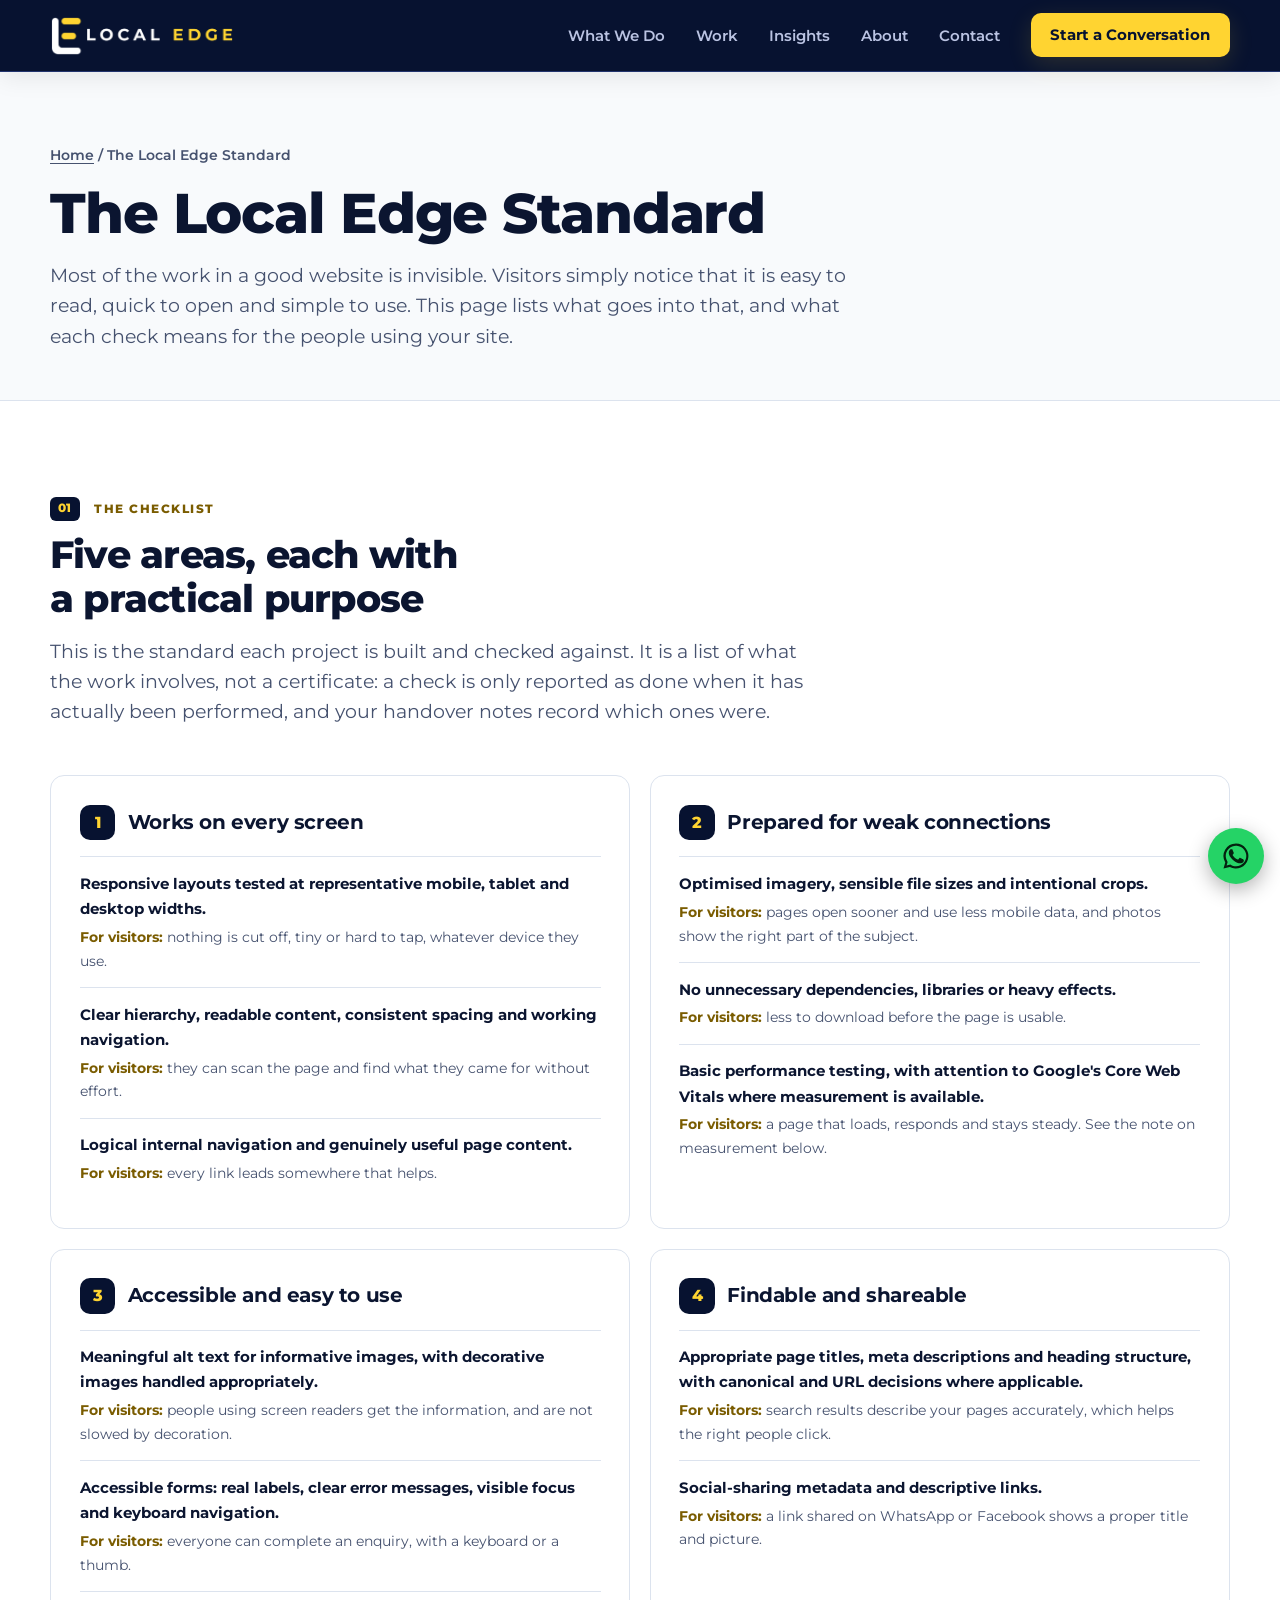
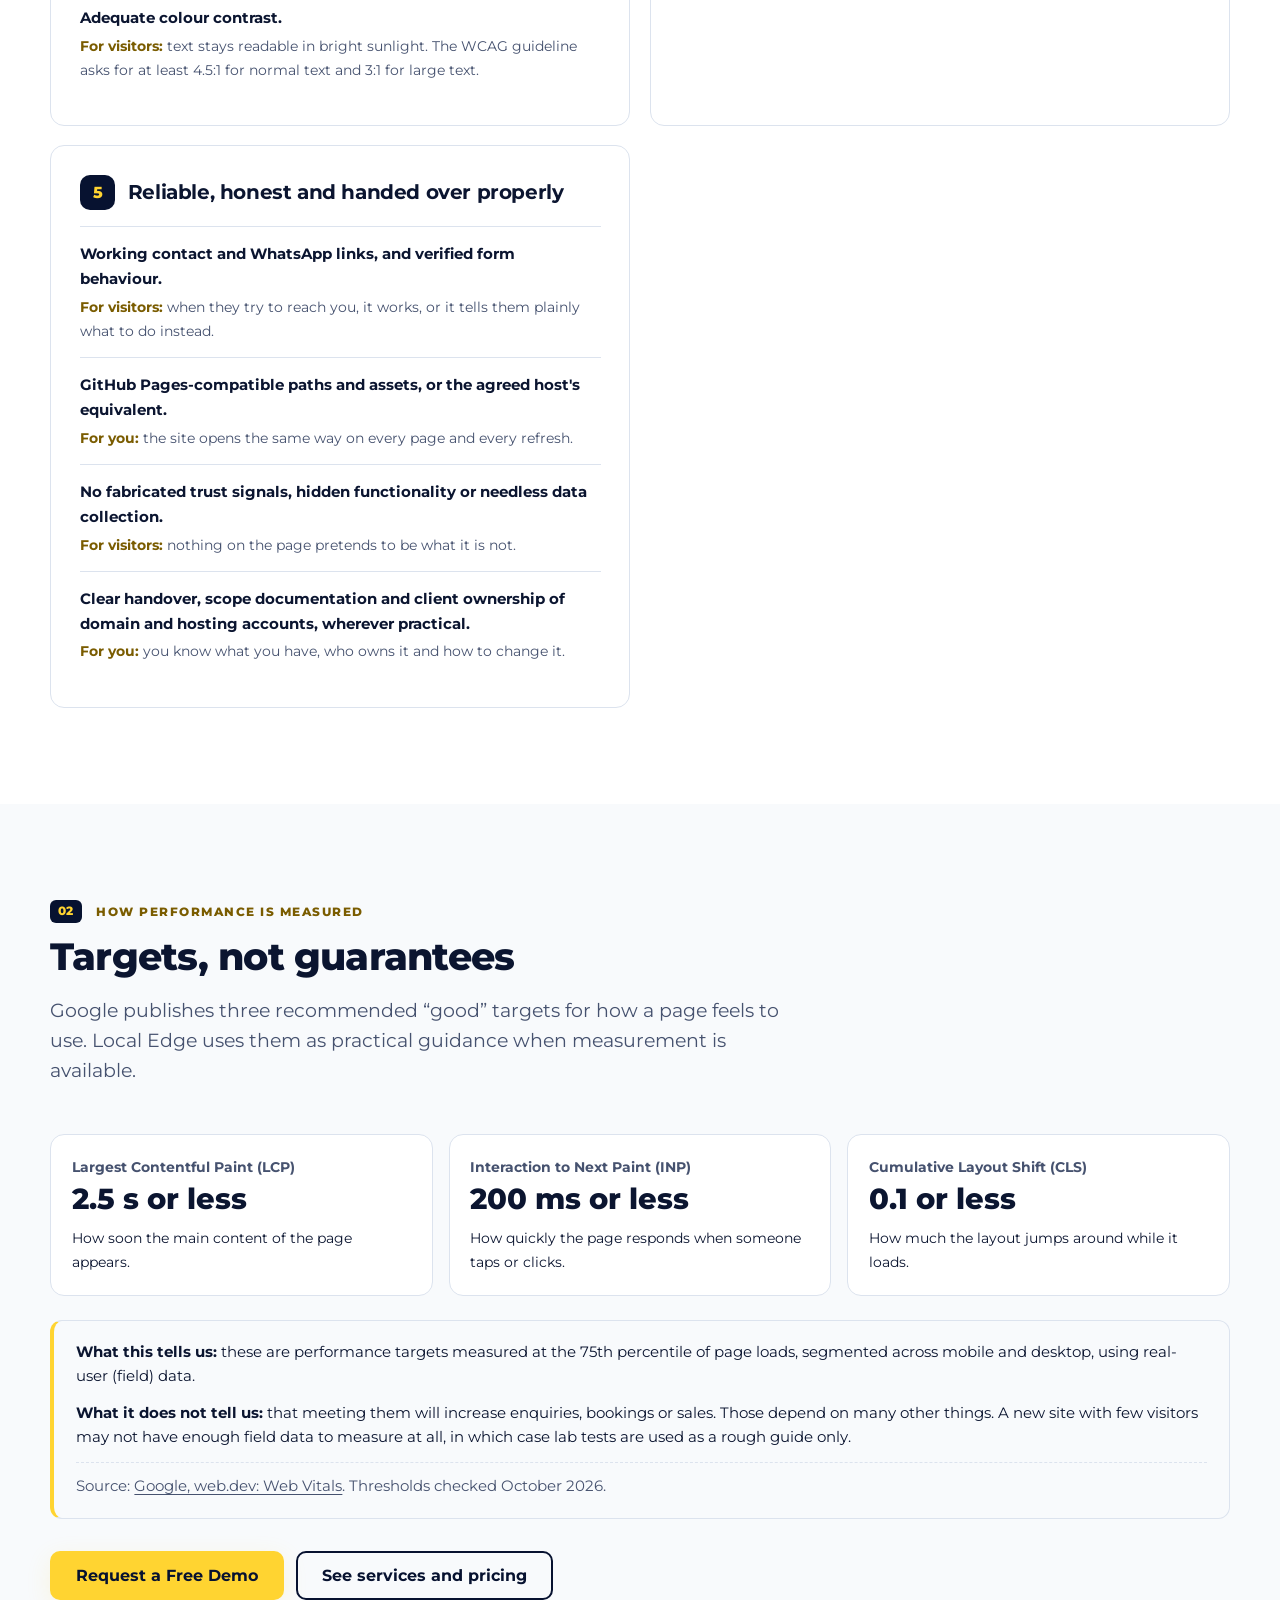
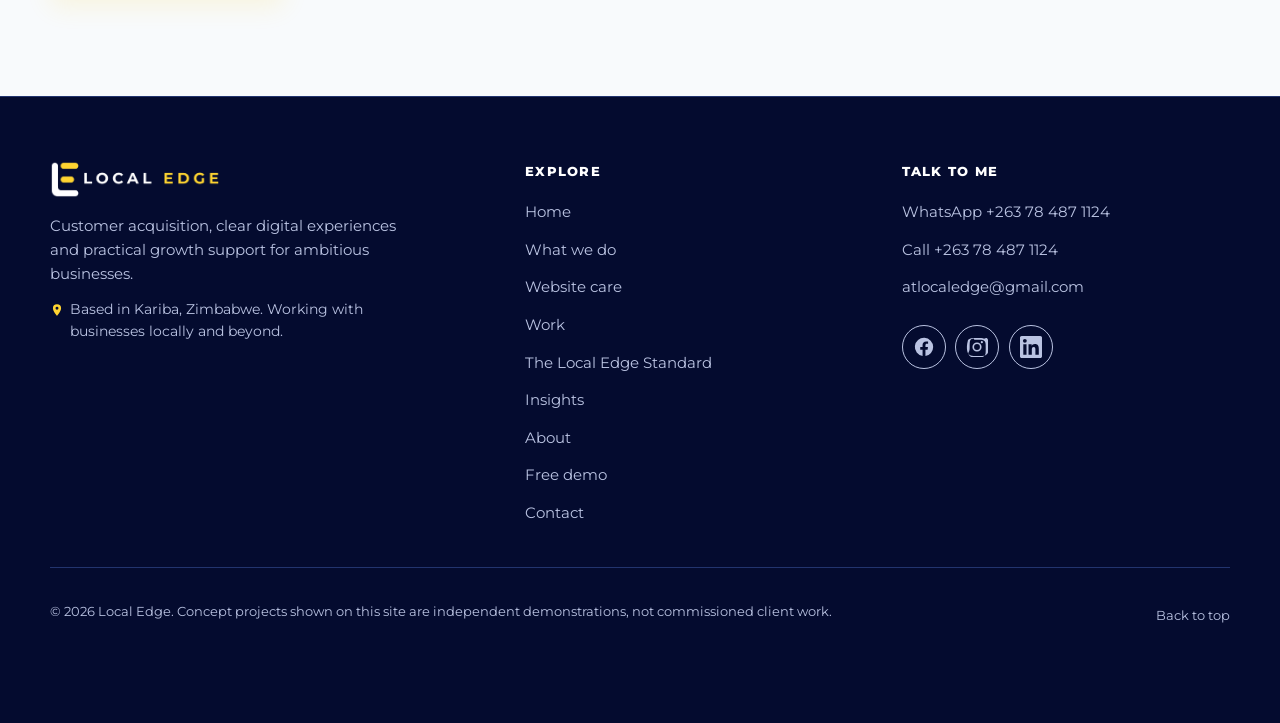
<file: standard.html>
<!DOCTYPE html>
<html lang="en">
<head>
  <meta charset="UTF-8">
  
  <meta name="viewport" content="width=device-width, initial-scale=1.0">
  <script>document.documentElement.className='js'</script>
  <title>The Local Edge Standard | What Goes Into a Properly Delivered Website</title>
  <meta name="description" content="The checklist every Local Edge website is built and checked against: mobile layouts, image preparation, accessibility, findability, working contact paths and honest handover.">
  <link rel="canonical" href="https://local-edge.localedge.workers.dev/standard.html">
  <meta name="theme-color" content="#071230">
  <meta name="author" content="Amazing Tembo">
  
  <meta property="og:type" content="website">
  <meta property="og:site_name" content="Local Edge">
  <meta property="og:locale" content="en_ZW">
  <meta property="og:title" content="The Local Edge Standard | What Goes Into a Properly Delivered Website">
  <meta property="og:description" content="The checklist every Local Edge website is built and checked against: mobile layouts, image preparation, accessibility, findability, working contact paths and honest handover.">
  <meta property="og:url" content="https://local-edge.localedge.workers.dev/standard.html">
  <meta property="og:image" content="https://local-edge.localedge.workers.dev/assets/images/og-local-edge.jpg">
  <meta property="og:image:width" content="1200">
  <meta property="og:image:height" content="630">
  <meta property="og:image:alt" content="Local Edge: customer acquisition, digital experience and business growth support">
  <meta name="twitter:card" content="summary_large_image">
  <meta name="twitter:title" content="The Local Edge Standard | What Goes Into a Properly Delivered Website">
  <meta name="twitter:description" content="The checklist every Local Edge website is built and checked against: mobile layouts, image preparation, accessibility, findability, working contact paths and honest handover.">
  <meta name="twitter:image" content="https://local-edge.localedge.workers.dev/assets/images/og-local-edge.jpg">

  <link rel="icon" type="image/png" href="assets/logo-icon.png">
  <link rel="apple-touch-icon" href="assets/logo-icon.png">

  <script>document.documentElement.classList.add('js');</script>
  <link rel="preconnect" href="https://fonts.googleapis.com">
  <link rel="preconnect" href="https://fonts.gstatic.com" crossorigin>
  <link href="https://fonts.googleapis.com/css2?family=Montserrat:wght@400;500;600;700;800&display=swap" rel="stylesheet">
  <link rel="stylesheet" href="styles.css">
</head>
<body class="page-home">

  <svg width="0" height="0" style="position:absolute" aria-hidden="true" focusable="false">
    <symbol id="i-facebook" viewBox="0 0 24 24"><path fill="currentColor" d="M22 12a10 10 0 1 0-11.56 9.88v-6.99H7.9V12h2.54V9.8c0-2.5 1.49-3.89 3.77-3.89 1.09 0 2.24.2 2.24.2v2.46h-1.26c-1.24 0-1.63.77-1.63 1.56V12h2.78l-.44 2.89h-2.34v6.99A10 10 0 0 0 22 12z"/></symbol>
    <symbol id="i-instagram" viewBox="0 0 24 24"><path fill="currentColor" d="M12 7a5 5 0 1 0 0 10 5 5 0 0 0 0-10zm0 8.2a3.2 3.2 0 1 1 0-6.4 3.2 3.2 0 0 1 0 6.4zM17.3 5.5a1.2 1.2 0 1 0 0 2.4 1.2 1.2 0 0 0 0-2.4zM12 2.2c-3.2 0-3.6 0-4.8.1-1.3.1-2.1.3-2.9.6a5.9 5.9 0 0 0-2.1 1.4A5.9 5.9 0 0 0 1.8 6.4c-.3.8-.5 1.6-.6 2.9C1.1 10.4 1 10.8 1 12s0 1.6.1 2.8c.1 1.3.3 2.1.6 2.9.3.8.7 1.5 1.4 2.1.6.7 1.3 1.1 2.1 1.4.8.3 1.6.5 2.9.6 1.2.1 1.6.1 4.8.1s3.6 0 4.8-.1c1.3-.1 2.1-.3 2.9-.6a5.9 5.9 0 0 0 2.1-1.4c.7-.6 1.1-1.3 1.4-2.1.3-.8.5-1.6.6-2.9.1-1.2.1-1.6.1-2.8s0-3.6-.1-4.8c-.1-1.3-.3-2.1-.6-2.9a5.9 5.9 0 0 0-1.4-2.1A5.9 5.9 0 0 0 19.7 2.9c-.8-.3-1.6-.5-2.9-.6-1.2-.1-1.6-.1-4.8-.1zm0 1.8c3.1 0 3.5 0 4.7.1 1.1.1 1.7.2 2.1.4.5.2.9.5 1.3.9.4.4.7.8.9 1.3.2.4.3 1 .4 2.1.1 1.2.1 1.6.1 4.7s0 3.5-.1 4.7c-.1 1.1-.2 1.7-.4 2.1-.2.5-.5.9-.9 1.3-.4.4-.8.7-1.3.9-.4.2-1 .3-2.1.4-1.2.1-1.6.1-4.7.1s-3.5 0-4.7-.1c-1.1-.1-1.7-.2-2.1-.4a3.5 3.5 0 0 1-1.3-.9 3.5 3.5 0 0 1-.9-1.3c-.2-.4-.3-1-.4-2.1C4 15.5 4 15.1 4 12s0-3.5.1-4.7c.1-1.1.2-1.7.4-2.1.2-.5.5-.9.9-1.3.4-.4.8-.7 1.3-.9.4-.2 1-.3 2.1-.4C8.5 4 8.9 4 12 4z"/></symbol>
    <symbol id="i-linkedin" viewBox="0 0 24 24"><path fill="currentColor" d="M20.4 20.5h-3.6v-5.6c0-1.3 0-3-1.8-3s-2.1 1.4-2.1 2.9v5.7H9.3V9h3.4v1.6h.1c.5-.9 1.6-1.8 3.4-1.8 3.6 0 4.3 2.4 4.3 5.5v6.2zM5.3 7.4a2.1 2.1 0 1 1 0-4.2 2.1 2.1 0 0 1 0 4.2zM7.1 20.5H3.6V9h3.5v11.5zM22.2 0H1.8C.8 0 0 .8 0 1.7v20.6c0 .9.8 1.7 1.8 1.7h20.4c1 0 1.8-.8 1.8-1.7V1.7C24 .8 23.2 0 22.2 0z"/></symbol>
    <symbol id="i-whatsapp" viewBox="0 0 24 24"><path fill="currentColor" d="M17.5 14.4c-.3-.1-1.7-.8-2-.9-.3-.1-.5-.1-.7.1-.2.3-.8.9-.9 1.1-.2.2-.3.2-.6.1-.3-.1-1.2-.4-2.3-1.4-.8-.8-1.4-1.7-1.6-2-.2-.3 0-.4.1-.6l.4-.5c.1-.1.2-.3.3-.5.1-.2 0-.4 0-.5-.1-.1-.7-1.6-.9-2.2-.2-.6-.5-.5-.7-.5h-.6c-.2 0-.5.1-.8.4-.3.3-1 1-1 2.5s1.1 2.9 1.2 3.1c.1.2 2.1 3.2 5.1 4.5.7.3 1.3.5 1.7.6.7.2 1.4.2 1.9.1.6-.1 1.7-.7 2-1.4.2-.7.2-1.3.2-1.4-.1-.1-.3-.2-.6-.3zM12 2a10 10 0 0 0-8.6 15.1L2 22l5-1.3A10 10 0 1 0 12 2zm0 18.2c-1.5 0-3-.4-4.2-1.2l-.3-.2-3 .8.8-2.9-.2-.3A8.2 8.2 0 1 1 12 20.2z"/></symbol>
    <symbol id="i-check" viewBox="0 0 24 24"><path fill="none" stroke="currentColor" stroke-width="3" stroke-linecap="round" stroke-linejoin="round" d="M5 12.5l4.5 4.5L19 7.5"/></symbol>
    <symbol id="i-phone" viewBox="0 0 24 24"><path fill="currentColor" d="M6.6 10.8a15 15 0 0 0 6.6 6.6l2.2-2.2a1 1 0 0 1 1-.25c1.1.37 2.3.57 3.6.57a1 1 0 0 1 1 1V20a1 1 0 0 1-1 1A17 17 0 0 1 3 4a1 1 0 0 1 1-1h3.5a1 1 0 0 1 1 1c0 1.3.2 2.5.57 3.6a1 1 0 0 1-.25 1z"/></symbol>
    <symbol id="i-mail" viewBox="0 0 24 24"><path fill="currentColor" d="M20 4H4a2 2 0 0 0-2 2v12a2 2 0 0 0 2 2h16a2 2 0 0 0 2-2V6a2 2 0 0 0-2-2zm0 4.2-8 5-8-5V6l8 5 8-5v2.2z"/></symbol>
    <symbol id="i-arrow" viewBox="0 0 24 24"><path fill="none" stroke="currentColor" stroke-width="2.4" stroke-linecap="round" stroke-linejoin="round" d="M5 12h14M13 6l6 6-6 6"/></symbol>
    <symbol id="i-ext" viewBox="0 0 24 24"><path fill="none" stroke="currentColor" stroke-width="2.4" stroke-linecap="round" stroke-linejoin="round" d="M7 17L17 7M9 7h8v8"/></symbol>
    <symbol id="i-pin" viewBox="0 0 24 24"><path fill="currentColor" d="M12 2a7 7 0 0 0-7 7c0 5.2 7 13 7 13s7-7.8 7-13a7 7 0 0 0-7-7zm0 9.5A2.5 2.5 0 1 1 12 6.5a2.5 2.5 0 0 1 0 5z"/></symbol>
    <symbol id="i-link" viewBox="0 0 24 24"><path fill="none" stroke="currentColor" stroke-width="2.2" stroke-linecap="round" stroke-linejoin="round" d="M10 14a4 4 0 0 0 5.7 0l3-3a4 4 0 0 0-5.7-5.7l-1 1M14 10a4 4 0 0 0-5.7 0l-3 3A4 4 0 0 0 11 18.7l1-1"/></symbol>
  </svg>

  <a class="skip-link" href="#main">Skip to content</a>

  <header class="site-header">
    <div class="container nav">
      <a href="index.html" class="brand" aria-label="Local Edge, home">
        <img src="assets/logo-horizontal.png" alt="Local Edge" width="190" height="41">
      </a>

      <button class="nav-toggle" id="navToggle" type="button" aria-expanded="false" aria-controls="navPanel" aria-label="Open menu">
        <span class="bars" aria-hidden="true"><i></i><i></i><i></i></span>
      </button>
      <div class="nav-backdrop" id="navBackdrop" hidden></div>

      <nav class="nav-panel" id="navPanel" aria-label="Main navigation">
        <ul class="nav-links">
          <li><a href="services.html">What We Do</a></li>
          <li><a href="work.html">Work</a></li>
          <li><a href="insights.html">Insights</a></li>
          <li><a href="journey.html">About</a></li>
          <li><a href="contact.html">Contact</a></li>
        </ul>
        <a class="btn btn-gold btn-sm nav-cta" href="contact.html">Start a Conversation</a>
      </nav>
    </div>
  </header>

  <main id="main">

    <span id="top"></span>
    <section class="page-hero" aria-labelledby="pg-title">
      <div class="container">
        <p class="crumbs"><a href="index.html">Home</a> / The Local Edge Standard</p>
        <h1 id="pg-title">The Local Edge Standard</h1>
        <p class="lead">Most of the work in a good website is invisible. Visitors simply notice that it is easy to read, quick to open and simple to use. This page lists what goes into that, and what each check means for the people using your site.</p>
      </div>
    </section>

    <section class="section section--light" aria-labelledby="std-title">
      <div class="container">
        <div class="sec-head">
          <p class="kicker"><span>01</span> The checklist</p>
          <h2 id="std-title">Five areas, each with a practical purpose</h2>
          <p class="lead">This is the standard each project is built and checked against. It is a list of what the work involves, not a certificate: a check is only reported as done when it has actually been performed, and your handover notes record which ones were.</p>
        </div>

        <div class="std-groups">
          <article class="std-group reveal">
            <h3><span class="g-n">1</span> Works on every screen</h3>
            <dl class="std-list">
              <div><dt>Responsive layouts tested at representative mobile, tablet and desktop widths.</dt><dd><strong>For visitors:</strong> nothing is cut off, tiny or hard to tap, whatever device they use.</dd></div>
              <div><dt>Clear hierarchy, readable content, consistent spacing and working navigation.</dt><dd><strong>For visitors:</strong> they can scan the page and find what they came for without effort.</dd></div>
              <div><dt>Logical internal navigation and genuinely useful page content.</dt><dd><strong>For visitors:</strong> every link leads somewhere that helps.</dd></div>
            </dl>
          </article>

          <article class="std-group reveal">
            <h3><span class="g-n">2</span> Prepared for weak connections</h3>
            <dl class="std-list">
              <div><dt>Optimised imagery, sensible file sizes and intentional crops.</dt><dd><strong>For visitors:</strong> pages open sooner and use less mobile data, and photos show the right part of the subject.</dd></div>
              <div><dt>No unnecessary dependencies, libraries or heavy effects.</dt><dd><strong>For visitors:</strong> less to download before the page is usable.</dd></div>
              <div><dt>Basic performance testing, with attention to Google's Core Web Vitals where measurement is available.</dt><dd><strong>For visitors:</strong> a page that loads, responds and stays steady. See the note on measurement below.</dd></div>
            </dl>
          </article>

          <article class="std-group reveal">
            <h3><span class="g-n">3</span> Accessible and easy to use</h3>
            <dl class="std-list">
              <div><dt>Meaningful alt text for informative images, with decorative images handled appropriately.</dt><dd><strong>For visitors:</strong> people using screen readers get the information, and are not slowed by decoration.</dd></div>
              <div><dt>Accessible forms: real labels, clear error messages, visible focus and keyboard navigation.</dt><dd><strong>For visitors:</strong> everyone can complete an enquiry, with a keyboard or a thumb.</dd></div>
              <div><dt>Adequate colour contrast.</dt><dd><strong>For visitors:</strong> text stays readable in bright sunlight. The WCAG guideline asks for at least 4.5:1 for normal text and 3:1 for large text.</dd></div>
            </dl>
          </article>

          <article class="std-group reveal">
            <h3><span class="g-n">4</span> Findable and shareable</h3>
            <dl class="std-list">
              <div><dt>Appropriate page titles, meta descriptions and heading structure, with canonical and URL decisions where applicable.</dt><dd><strong>For visitors:</strong> search results describe your pages accurately, which helps the right people click.</dd></div>
              <div><dt>Social-sharing metadata and descriptive links.</dt><dd><strong>For visitors:</strong> a link shared on WhatsApp or Facebook shows a proper title and picture.</dd></div>
            </dl>
          </article>

          <article class="std-group reveal">
            <h3><span class="g-n">5</span> Reliable, honest and handed over properly</h3>
            <dl class="std-list">
              <div><dt>Working contact and WhatsApp links, and verified form behaviour.</dt><dd><strong>For visitors:</strong> when they try to reach you, it works, or it tells them plainly what to do instead.</dd></div>
              <div><dt>GitHub Pages-compatible paths and assets, or the agreed host's equivalent.</dt><dd><strong>For you:</strong> the site opens the same way on every page and every refresh.</dd></div>
              <div><dt>No fabricated trust signals, hidden functionality or needless data collection.</dt><dd><strong>For visitors:</strong> nothing on the page pretends to be what it is not.</dd></div>
              <div><dt>Clear handover, scope documentation and client ownership of domain and hosting accounts, wherever practical.</dt><dd><strong>For you:</strong> you know what you have, who owns it and how to change it.</dd></div>
            </dl>
          </article>
        </div>
      </div>
    </section>

    <section class="section section--paper" aria-labelledby="cwv-title">
      <div class="container">
        <div class="sec-head">
          <p class="kicker"><span>02</span> How performance is measured</p>
          <h2 id="cwv-title">Targets, not guarantees</h2>
          <p class="lead">Google publishes three recommended &ldquo;good&rdquo; targets for how a page feels to use. Local Edge uses them as practical guidance when measurement is available.</p>
        </div>
        <div class="facts">
          <article class="fact">
            <p class="fact-k">Largest Contentful Paint (LCP)</p>
            <p class="fact-v">2.5 s or less</p>
            <p class="fact-t">How soon the main content of the page appears.</p>
          </article>
          <article class="fact">
            <p class="fact-k">Interaction to Next Paint (INP)</p>
            <p class="fact-v">200 ms or less</p>
            <p class="fact-t">How quickly the page responds when someone taps or clicks.</p>
          </article>
          <article class="fact">
            <p class="fact-k">Cumulative Layout Shift (CLS)</p>
            <p class="fact-v">0.1 or less</p>
            <p class="fact-t">How much the layout jumps around while it loads.</p>
          </article>
        </div>
        <div class="fact-note">
          <p><strong>What this tells us:</strong> these are performance targets measured at the 75th percentile of page loads, segmented across mobile and desktop, using real-user (field) data.</p>
          <p><strong>What it does not tell us:</strong> that meeting them will increase enquiries, bookings or sales. Those depend on many other things. A new site with few visitors may not have enough field data to measure at all, in which case lab tests are used as a rough guide only.</p>
          <p class="fact-s">Source: <a href="https://web.dev/articles/vitals" target="_blank" rel="noopener noreferrer">Google, web.dev: Web Vitals</a>. Thresholds checked October 2026.</p>
        </div>
        <p class="after-grid"><a class="btn btn-gold" href="demo.html">Request a Free Demo</a> &nbsp; <a class="btn btn-outline-navy" href="services.html">See services and pricing</a></p>
      </div>
    </section>

  </main>

  <footer class="site-footer">
    <div class="container footer-grid">
      <div class="foot-brand">
        <img src="assets/logo-horizontal.png" alt="Local Edge" width="170" height="37" loading="lazy">
        <p>Customer acquisition, clear digital experiences and practical growth support for ambitious businesses.</p>
        <p class="small"><svg width="14" height="14" aria-hidden="true"><use href="#i-pin"/></svg> Based in Kariba, Zimbabwe. Working with businesses locally and beyond.</p>
      </div>
      <nav aria-label="Footer navigation">
        <p class="foot-h">Explore</p>
        <ul class="foot-links">
          <li><a href="index.html">Home</a></li>
          <li><a href="services.html">What we do</a></li>
          <li><a href="services.html#care">Website care</a></li>
          <li><a href="work.html">Work</a></li>
          <li><a href="standard.html">The Local Edge Standard</a></li>
          <li><a href="insights.html">Insights</a></li>
          <li><a href="journey.html">About</a></li>
          <li><a href="demo.html">Free demo</a></li>
          <li><a href="contact.html">Contact</a></li>
        </ul>
      </nav>
      <div>
        <p class="foot-h">Talk to me</p>
        <ul class="foot-contact">
          <li><a href="https://wa.me/263784871124?text=Hello%20Local%20Edge%2C%20I&#x27;d%20like%20to%20ask%20about%20a%20website" target="_blank" rel="noopener noreferrer">WhatsApp +263 78 487 1124</a></li>
          <li><a href="tel:+263784871124">Call +263 78 487 1124</a></li>
          <li><a href="mailto:atlocaledge@gmail.com">atlocaledge@gmail.com</a></li>
        </ul>
        <div class="socials" aria-label="Social media links">
          <a href="https://www.facebook.com/profile.php?id=61580444944918" target="_blank" rel="noopener noreferrer" aria-label="Local Edge on Facebook"><svg width="22" height="22"><use href="#i-facebook"/></svg></a>
          <a href="https://www.instagram.com/itzama_zing" target="_blank" rel="noopener noreferrer" aria-label="Instagram"><svg width="22" height="22"><use href="#i-instagram"/></svg></a>
          <a href="https://www.linkedin.com/in/amazing-tembo-409262381" target="_blank" rel="noopener noreferrer" aria-label="Amazing Tembo on LinkedIn"><svg width="22" height="22"><use href="#i-linkedin"/></svg></a>
        </div>
      </div>
    </div>
    <div class="container foot-bottom">
      <p>&copy; <span id="year">2026</span> Local Edge. Concept projects shown on this site are independent demonstrations, not commissioned client work.</p>
      <p><a href="#top">Back to top</a></p>
    </div>
  </footer>

  <a class="wa-float" data-wa-float href="https://wa.me/263784871124?text=Hello%20Local%20Edge%2C%20I&#x27;d%20like%20to%20ask%20about%20a%20website" target="_blank" rel="noopener noreferrer" aria-label="Chat on WhatsApp">
    <svg width="28" height="28" aria-hidden="true"><use href="#i-whatsapp"/></svg>
  </a>

  <script src="site-config.js"></script>
  <script src="script.js"></script>
</body>
</html>
</file>
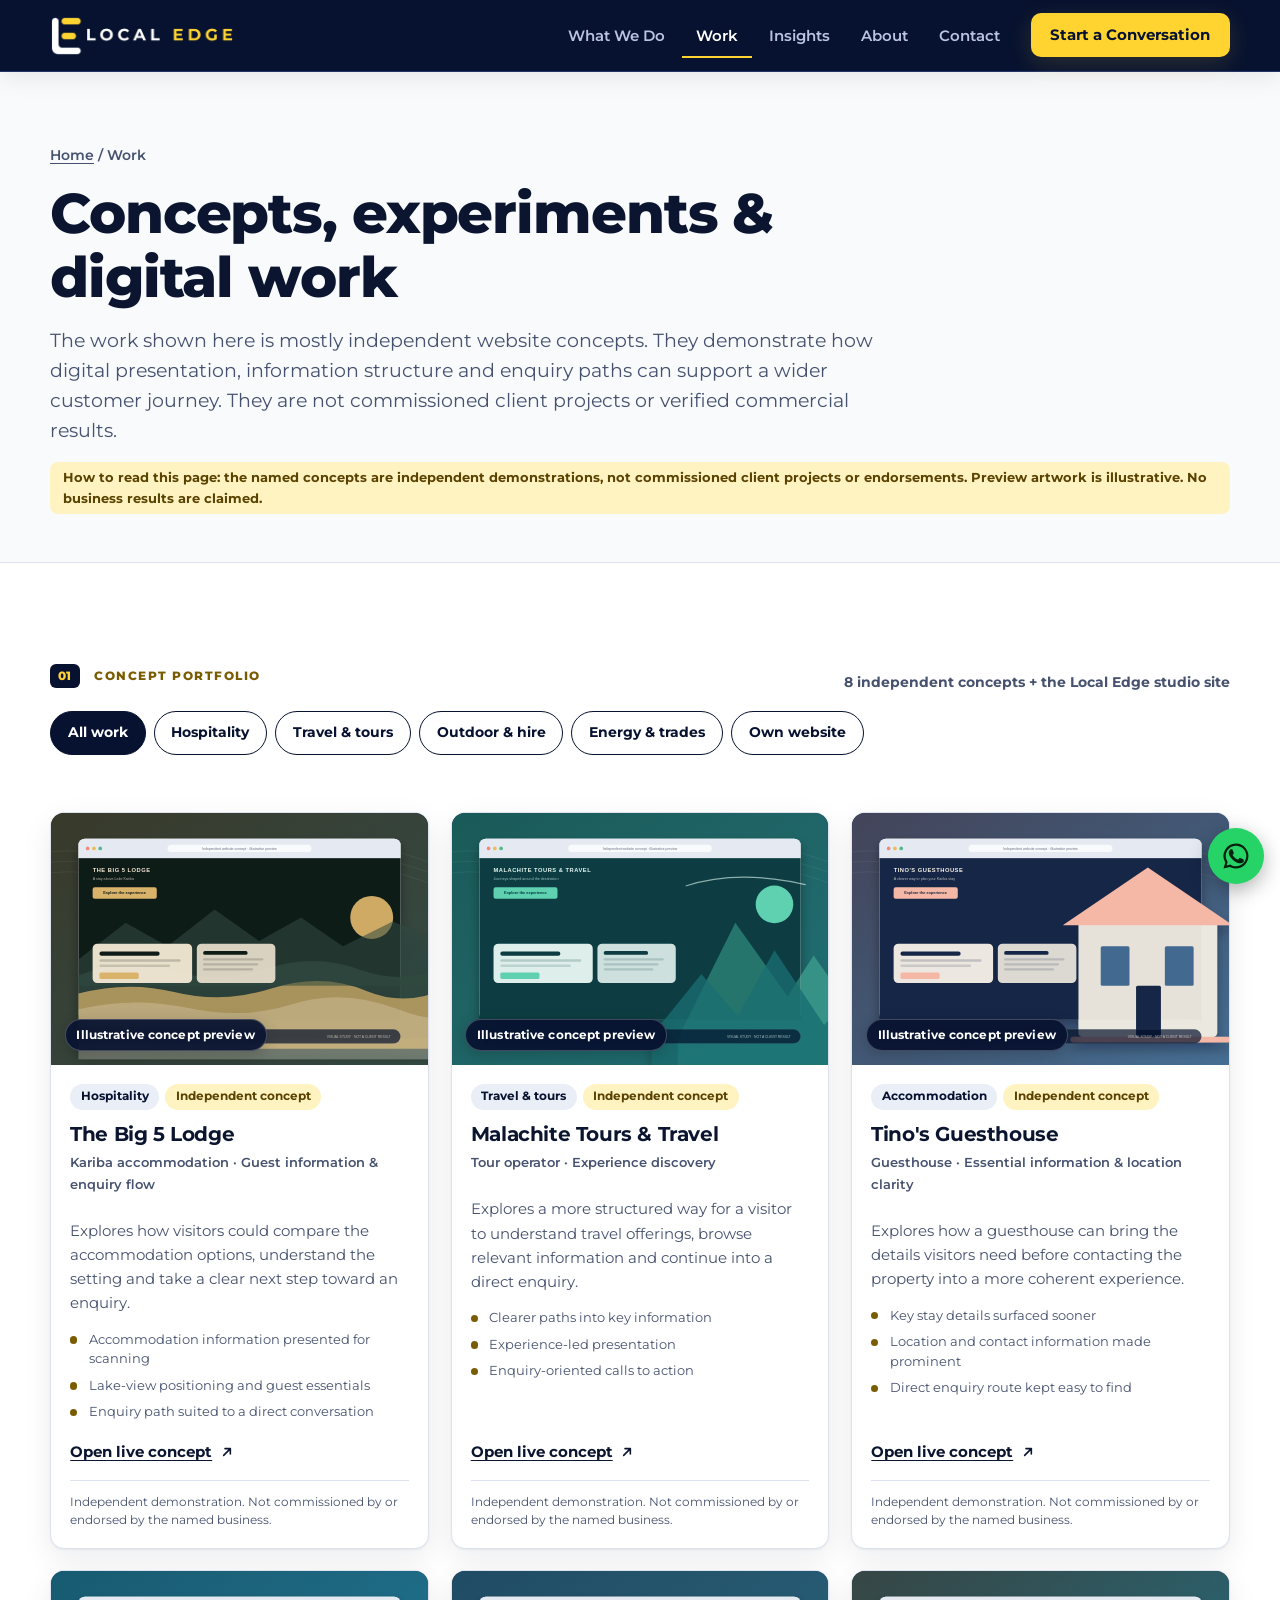
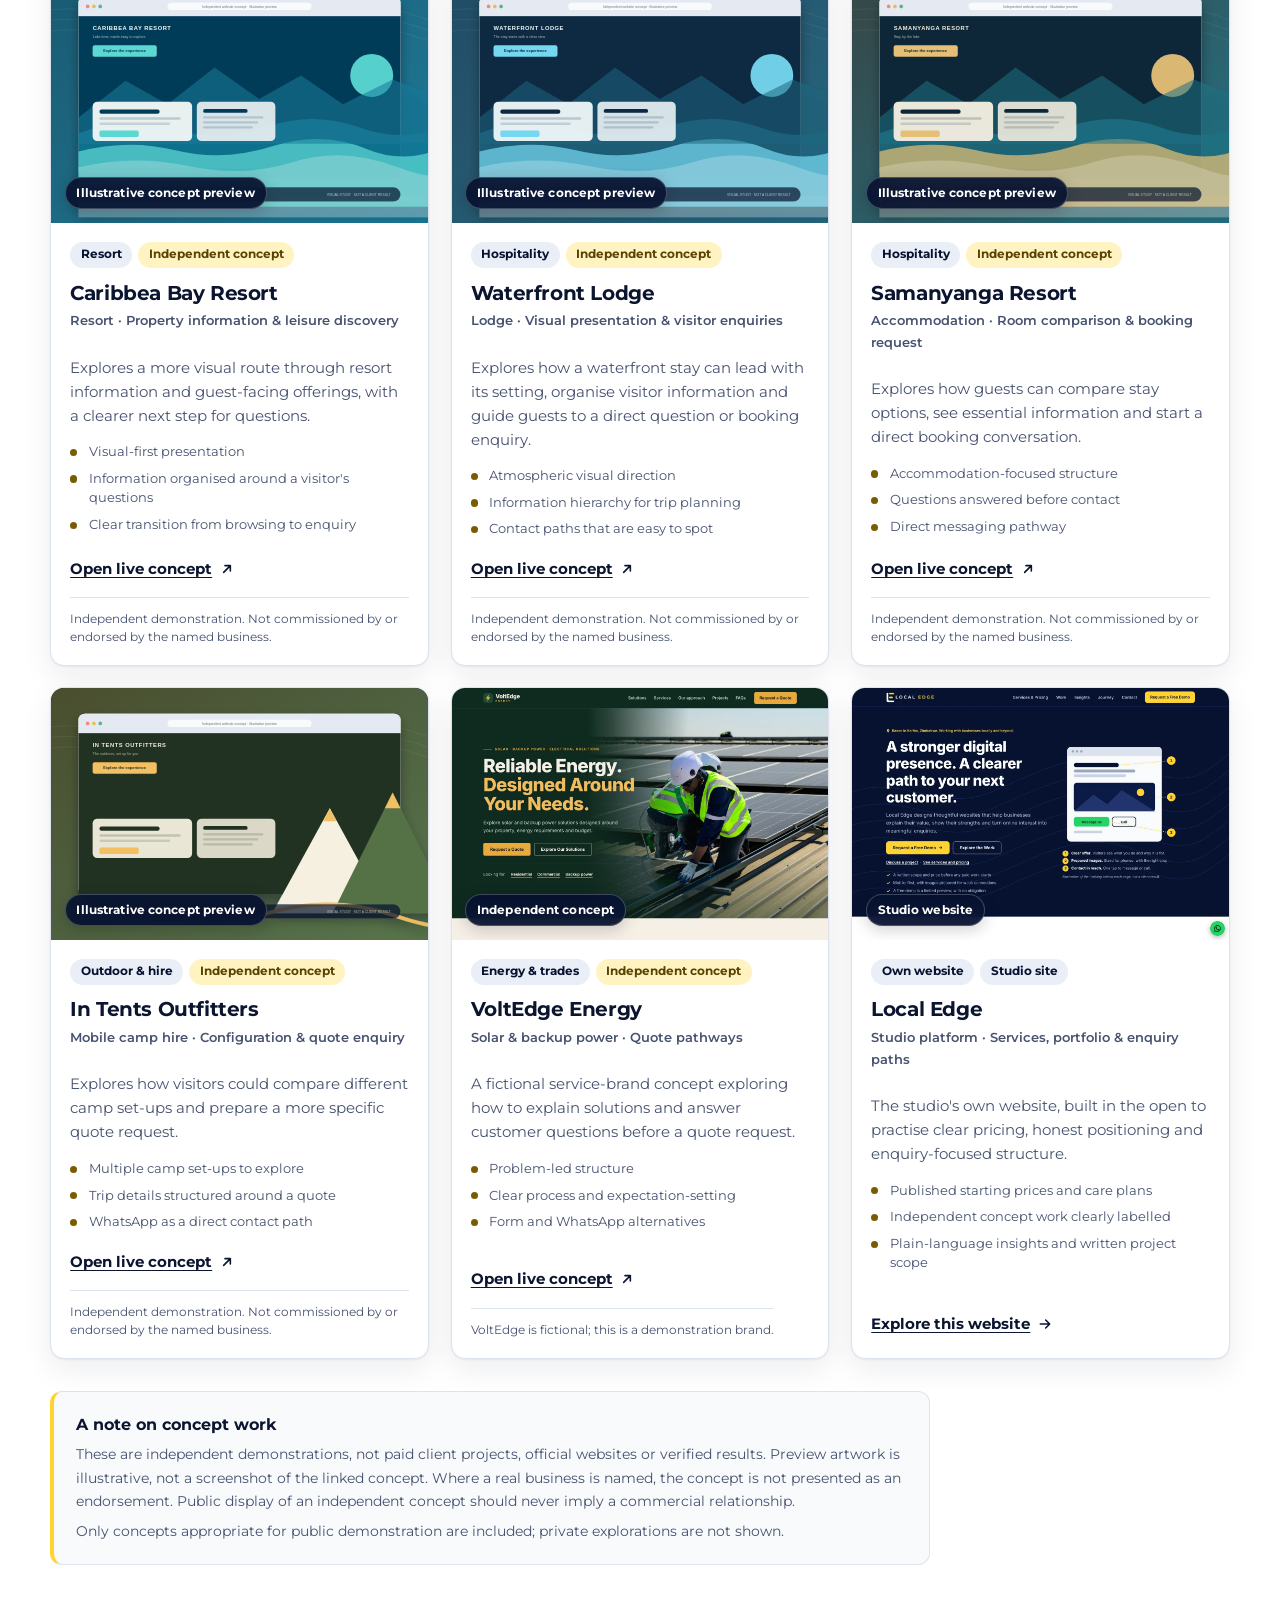
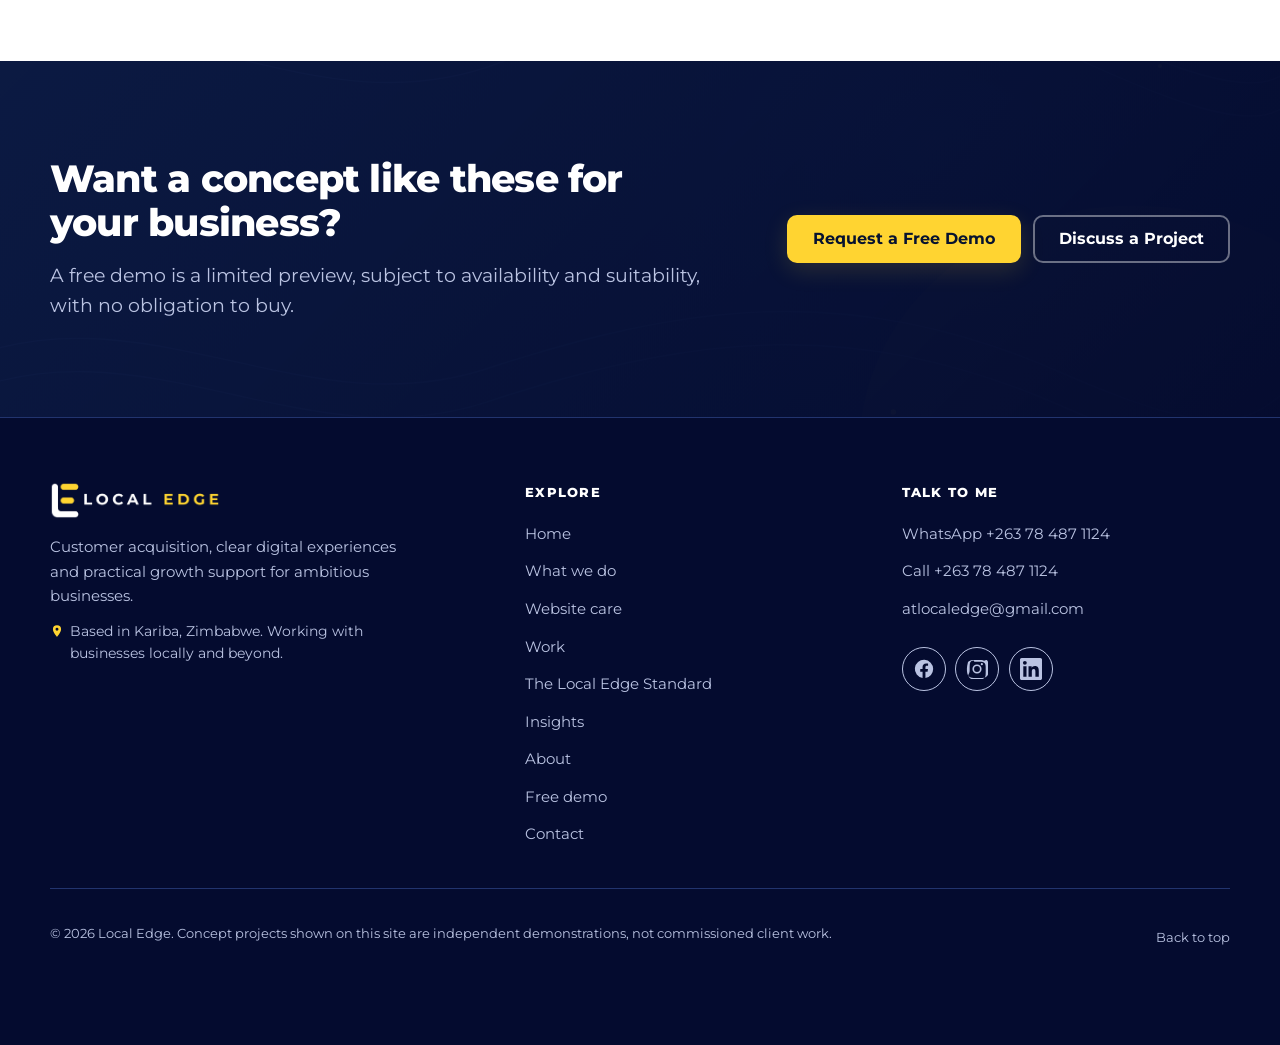
<file: work.html>
<!DOCTYPE html>
<html lang="en">
<head>
  <meta charset="UTF-8">
  
  <meta name="viewport" content="width=device-width, initial-scale=1.0">
  <script>document.documentElement.className='js'</script>
  <title>Concepts &amp; Digital Work | Local Edge</title>
  <meta name="description" content="Independent digital concepts for tourism, hospitality, outdoor and service businesses in Zimbabwe. Explore how design, content and enquiry pathways support the customer journey.">
  <link rel="canonical" href="https://local-edge.localedge.workers.dev/work.html">
  <meta name="theme-color" content="#071230">
  <meta name="author" content="Amazing Tembo">
  
  <meta property="og:type" content="website">
  <meta property="og:site_name" content="Local Edge">
  <meta property="og:locale" content="en_ZW">
  <meta property="og:title" content="Concepts &amp; Digital Work | Local Edge">
  <meta property="og:description" content="Independent digital concepts for tourism, hospitality, outdoor and service businesses in Zimbabwe. Explore how design, content and enquiry pathways support the customer journey.">
  <meta property="og:url" content="https://local-edge.localedge.workers.dev/work.html">
  <meta property="og:image" content="https://local-edge.localedge.workers.dev/assets/images/og-local-edge.jpg">
  <meta property="og:image:width" content="1200">
  <meta property="og:image:height" content="630">
  <meta property="og:image:alt" content="Local Edge: customer acquisition, digital experience and business growth support">
  <meta name="twitter:card" content="summary_large_image">
  <meta name="twitter:title" content="Concepts &amp; Digital Work | Local Edge">
  <meta name="twitter:description" content="Independent digital concepts for tourism, hospitality, outdoor and service businesses in Zimbabwe. Explore how design, content and enquiry pathways support the customer journey.">
  <meta name="twitter:image" content="https://local-edge.localedge.workers.dev/assets/images/og-local-edge.jpg">

  <link rel="icon" type="image/png" href="assets/logo-icon.png">
  <link rel="apple-touch-icon" href="assets/logo-icon.png">

  <script>document.documentElement.classList.add('js');</script>
  <link rel="preconnect" href="https://fonts.googleapis.com">
  <link rel="preconnect" href="https://fonts.gstatic.com" crossorigin>
  <link href="https://fonts.googleapis.com/css2?family=Montserrat:wght@400;500;600;700;800&display=swap" rel="stylesheet">
  <link rel="stylesheet" href="styles.css">
</head>
<body class="page-work">

  <svg width="0" height="0" style="position:absolute" aria-hidden="true" focusable="false">
    <symbol id="i-facebook" viewBox="0 0 24 24"><path fill="currentColor" d="M22 12a10 10 0 1 0-11.56 9.88v-6.99H7.9V12h2.54V9.8c0-2.5 1.49-3.89 3.77-3.89 1.09 0 2.24.2 2.24.2v2.46h-1.26c-1.24 0-1.63.77-1.63 1.56V12h2.78l-.44 2.89h-2.34v6.99A10 10 0 0 0 22 12z"/></symbol>
    <symbol id="i-instagram" viewBox="0 0 24 24"><path fill="currentColor" d="M12 7a5 5 0 1 0 0 10 5 5 0 0 0 0-10zm0 8.2a3.2 3.2 0 1 1 0-6.4 3.2 3.2 0 0 1 0 6.4zM17.3 5.5a1.2 1.2 0 1 0 0 2.4 1.2 1.2 0 0 0 0-2.4zM12 2.2c-3.2 0-3.6 0-4.8.1-1.3.1-2.1.3-2.9.6a5.9 5.9 0 0 0-2.1 1.4A5.9 5.9 0 0 0 1.8 6.4c-.3.8-.5 1.6-.6 2.9C1.1 10.4 1 10.8 1 12s0 1.6.1 2.8c.1 1.3.3 2.1.6 2.9.3.8.7 1.5 1.4 2.1.6.7 1.3 1.1 2.1 1.4.8.3 1.6.5 2.9.6 1.2.1 1.6.1 4.8.1s3.6 0 4.8-.1c1.3-.1 2.1-.3 2.9-.6a5.9 5.9 0 0 0 2.1-1.4c.7-.6 1.1-1.3 1.4-2.1.3-.8.5-1.6.6-2.9.1-1.2.1-1.6.1-2.8s0-3.6-.1-4.8c-.1-1.3-.3-2.1-.6-2.9a5.9 5.9 0 0 0-1.4-2.1A5.9 5.9 0 0 0 19.7 2.9c-.8-.3-1.6-.5-2.9-.6-1.2-.1-1.6-.1-4.8-.1zm0 1.8c3.1 0 3.5 0 4.7.1 1.1.1 1.7.2 2.1.4.5.2.9.5 1.3.9.4.4.7.8.9 1.3.2.4.3 1 .4 2.1.1 1.2.1 1.6.1 4.7s0 3.5-.1 4.7c-.1 1.1-.2 1.7-.4 2.1-.2.5-.5.9-.9 1.3-.4.4-.8.7-1.3.9-.4.2-1 .3-2.1.4-1.2.1-1.6.1-4.7.1s-3.5 0-4.7-.1c-1.1-.1-1.7-.2-2.1-.4a3.5 3.5 0 0 1-1.3-.9 3.5 3.5 0 0 1-.9-1.3c-.2-.4-.3-1-.4-2.1C4 15.5 4 15.1 4 12s0-3.5.1-4.7c.1-1.1.2-1.7.4-2.1.2-.5.5-.9.9-1.3.4-.4.8-.7 1.3-.9.4-.2 1-.3 2.1-.4C8.5 4 8.9 4 12 4z"/></symbol>
    <symbol id="i-linkedin" viewBox="0 0 24 24"><path fill="currentColor" d="M20.4 20.5h-3.6v-5.6c0-1.3 0-3-1.8-3s-2.1 1.4-2.1 2.9v5.7H9.3V9h3.4v1.6h.1c.5-.9 1.6-1.8 3.4-1.8 3.6 0 4.3 2.4 4.3 5.5v6.2zM5.3 7.4a2.1 2.1 0 1 1 0-4.2 2.1 2.1 0 0 1 0 4.2zM7.1 20.5H3.6V9h3.5v11.5zM22.2 0H1.8C.8 0 0 .8 0 1.7v20.6c0 .9.8 1.7 1.8 1.7h20.4c1 0 1.8-.8 1.8-1.7V1.7C24 .8 23.2 0 22.2 0z"/></symbol>
    <symbol id="i-whatsapp" viewBox="0 0 24 24"><path fill="currentColor" d="M17.5 14.4c-.3-.1-1.7-.8-2-.9-.3-.1-.5-.1-.7.1-.2.3-.8.9-.9 1.1-.2.2-.3.2-.6.1-.3-.1-1.2-.4-2.3-1.4-.8-.8-1.4-1.7-1.6-2-.2-.3 0-.4.1-.6l.4-.5c.1-.1.2-.3.3-.5.1-.2 0-.4 0-.5-.1-.1-.7-1.6-.9-2.2-.2-.6-.5-.5-.7-.5h-.6c-.2 0-.5.1-.8.4-.3.3-1 1-1 2.5s1.1 2.9 1.2 3.1c.1.2 2.1 3.2 5.1 4.5.7.3 1.3.5 1.7.6.7.2 1.4.2 1.9.1.6-.1 1.7-.7 2-1.4.2-.7.2-1.3.2-1.4-.1-.1-.3-.2-.6-.3zM12 2a10 10 0 0 0-8.6 15.1L2 22l5-1.3A10 10 0 1 0 12 2zm0 18.2c-1.5 0-3-.4-4.2-1.2l-.3-.2-3 .8.8-2.9-.2-.3A8.2 8.2 0 1 1 12 20.2z"/></symbol>
    <symbol id="i-check" viewBox="0 0 24 24"><path fill="none" stroke="currentColor" stroke-width="3" stroke-linecap="round" stroke-linejoin="round" d="M5 12.5l4.5 4.5L19 7.5"/></symbol>
    <symbol id="i-phone" viewBox="0 0 24 24"><path fill="currentColor" d="M6.6 10.8a15 15 0 0 0 6.6 6.6l2.2-2.2a1 1 0 0 1 1-.25c1.1.37 2.3.57 3.6.57a1 1 0 0 1 1 1V20a1 1 0 0 1-1 1A17 17 0 0 1 3 4a1 1 0 0 1 1-1h3.5a1 1 0 0 1 1 1c0 1.3.2 2.5.57 3.6a1 1 0 0 1-.25 1z"/></symbol>
    <symbol id="i-mail" viewBox="0 0 24 24"><path fill="currentColor" d="M20 4H4a2 2 0 0 0-2 2v12a2 2 0 0 0 2 2h16a2 2 0 0 0 2-2V6a2 2 0 0 0-2-2zm0 4.2-8 5-8-5V6l8 5 8-5v2.2z"/></symbol>
    <symbol id="i-arrow" viewBox="0 0 24 24"><path fill="none" stroke="currentColor" stroke-width="2.4" stroke-linecap="round" stroke-linejoin="round" d="M5 12h14M13 6l6 6-6 6"/></symbol>
    <symbol id="i-ext" viewBox="0 0 24 24"><path fill="none" stroke="currentColor" stroke-width="2.4" stroke-linecap="round" stroke-linejoin="round" d="M7 17L17 7M9 7h8v8"/></symbol>
    <symbol id="i-pin" viewBox="0 0 24 24"><path fill="currentColor" d="M12 2a7 7 0 0 0-7 7c0 5.2 7 13 7 13s7-7.8 7-13a7 7 0 0 0-7-7zm0 9.5A2.5 2.5 0 1 1 12 6.5a2.5 2.5 0 0 1 0 5z"/></symbol>
    <symbol id="i-link" viewBox="0 0 24 24"><path fill="none" stroke="currentColor" stroke-width="2.2" stroke-linecap="round" stroke-linejoin="round" d="M10 14a4 4 0 0 0 5.7 0l3-3a4 4 0 0 0-5.7-5.7l-1 1M14 10a4 4 0 0 0-5.7 0l-3 3A4 4 0 0 0 11 18.7l1-1"/></symbol>
  </svg>

  <a class="skip-link" href="#main">Skip to content</a>

  <header class="site-header">
    <div class="container nav">
      <a href="index.html" class="brand" aria-label="Local Edge, home">
        <img src="assets/logo-horizontal.png" alt="Local Edge" width="190" height="41">
      </a>

      <button class="nav-toggle" id="navToggle" type="button" aria-expanded="false" aria-controls="navPanel" aria-label="Open menu">
        <span class="bars" aria-hidden="true"><i></i><i></i><i></i></span>
      </button>
      <div class="nav-backdrop" id="navBackdrop" hidden></div>

      <nav class="nav-panel" id="navPanel" aria-label="Main navigation">
        <ul class="nav-links">
          <li><a href="services.html">What We Do</a></li>
          <li><a href="work.html" aria-current="page">Work</a></li>
          <li><a href="insights.html">Insights</a></li>
          <li><a href="journey.html">About</a></li>
          <li><a href="contact.html">Contact</a></li>
        </ul>
        <a class="btn btn-gold btn-sm nav-cta" href="contact.html">Start a Conversation</a>
      </nav>
    </div>
  </header>

  <main id="main">

    <span id="top"></span>
    <section class="page-hero" aria-labelledby="pg-title">
      <div class="container">
        <p class="crumbs"><a href="index.html">Home</a> / Work</p>
        <h1 id="pg-title">Concepts, experiments &amp; digital work</h1>
        <p class="lead">The work shown here is mostly independent website concepts. They demonstrate how digital presentation, information structure and enquiry paths can support a wider customer journey. They are not commissioned client projects or verified commercial results.</p>
        <p class="honest-label"><strong>How to read this page:</strong> the named concepts are independent demonstrations, not commissioned client projects or endorsements. Preview artwork is illustrative. No business results are claimed.</p>
      </div>
    </section>

    <section class="section section--light" aria-labelledby="proj-title">
      <div class="container">
        <div class="portfolio-topline"><p class="kicker"><span>01</span> Concept portfolio</p><p class="portfolio-count">8 independent concepts + the Local Edge studio site</p></div>
        <h2 id="proj-title" class="sr-only">Projects</h2>
        <div class="filters" role="group" aria-label="Filter projects by type" data-filter-group>
          <button type="button" class="chip" data-filter="all" aria-pressed="true">All work</button>
          <button type="button" class="chip" data-filter="hospitality" aria-pressed="false">Hospitality</button>
          <button type="button" class="chip" data-filter="travel" aria-pressed="false">Travel &amp; tours</button>
          <button type="button" class="chip" data-filter="outdoor" aria-pressed="false">Outdoor &amp; hire</button>
          <button type="button" class="chip" data-filter="energy" aria-pressed="false">Energy &amp; trades</button>
          <button type="button" class="chip" data-filter="own" aria-pressed="false">Own website</button>
        </div>
        <p class="filter-status" role="status" aria-live="polite" data-filter-status></p>
        <div class="projects projects--cards" data-filter-items>
          <article class="project project-card" id="big-5" data-cat="hospitality">
            <a class="frame" href="https://poppedcalf.github.io/The-Big-5-Lodge/" target="_blank" rel="noopener noreferrer" aria-label="Open The Big 5 Lodge concept"><img src="assets/images/portfolio-big-five.svg" alt="Illustrative preview for The Big 5 Lodge concept; not a screenshot or official site." width="1440" height="960" loading="lazy"><span class="frame-note">Illustrative concept preview</span></a>
            <div class="project-body"><div class="tags"><span class="tag">Hospitality</span><span class="tag tag-concept">Independent concept</span></div><h3>The Big 5 Lodge</h3><p class="project-type">Kariba accommodation · Guest information &amp; enquiry flow</p><p>Explores how visitors could compare the accommodation options, understand the setting and take a clear next step toward an enquiry.</p><ul class="project-points"><li>Accommodation information presented for scanning</li><li>Lake-view positioning and guest essentials</li><li>Enquiry path suited to a direct conversation</li></ul><a class="more" href="https://poppedcalf.github.io/The-Big-5-Lodge/" target="_blank" rel="noopener noreferrer">Open live concept <svg width="16" height="16" aria-hidden="true"><use href="#i-ext"/></svg></a><p class="proj-foot">Independent demonstration. Not commissioned by or endorsed by the named business.</p></div>
          </article>
          <article class="project project-card" id="malachite" data-cat="travel">
            <a class="frame" href="https://poppedcalf.github.io/Malachite-Tours-and-Travel/#purpose" target="_blank" rel="noopener noreferrer" aria-label="Open Malachite Tours and Travel concept"><img src="assets/images/portfolio-malachite.svg" alt="Illustrative travel-themed preview for the Malachite Tours and Travel independent concept." width="1440" height="960" loading="lazy"><span class="frame-note">Illustrative concept preview</span></a>
            <div class="project-body"><div class="tags"><span class="tag">Travel &amp; tours</span><span class="tag tag-concept">Independent concept</span></div><h3>Malachite Tours &amp; Travel</h3><p class="project-type">Tour operator · Experience discovery</p><p>Explores a more structured way for a visitor to understand travel offerings, browse relevant information and continue into a direct enquiry.</p><ul class="project-points"><li>Clearer paths into key information</li><li>Experience-led presentation</li><li>Enquiry-oriented calls to action</li></ul><a class="more" href="https://poppedcalf.github.io/Malachite-Tours-and-Travel/#purpose" target="_blank" rel="noopener noreferrer">Open live concept <svg width="16" height="16" aria-hidden="true"><use href="#i-ext"/></svg></a><p class="proj-foot">Independent demonstration. Not commissioned by or endorsed by the named business.</p></div>
          </article>
          <article class="project project-card" id="tinos" data-cat="hospitality">
            <a class="frame" href="https://poppedcalf.github.io/Tino-s-Guesthouse-/" target="_blank" rel="noopener noreferrer" aria-label="Open Tino's Guesthouse concept"><img src="assets/images/portfolio-tinos.svg" alt="Illustrative preview for the Tino's Guesthouse independent concept; not a screenshot." width="1440" height="960" loading="lazy"><span class="frame-note">Illustrative concept preview</span></a>
            <div class="project-body"><div class="tags"><span class="tag">Accommodation</span><span class="tag tag-concept">Independent concept</span></div><h3>Tino's Guesthouse</h3><p class="project-type">Guesthouse · Essential information &amp; location clarity</p><p>Explores how a guesthouse can bring the details visitors need before contacting the property into a more coherent experience.</p><ul class="project-points"><li>Key stay details surfaced sooner</li><li>Location and contact information made prominent</li><li>Direct enquiry route kept easy to find</li></ul><a class="more" href="https://poppedcalf.github.io/Tino-s-Guesthouse-/" target="_blank" rel="noopener noreferrer">Open live concept <svg width="16" height="16" aria-hidden="true"><use href="#i-ext"/></svg></a><p class="proj-foot">Independent demonstration. Not commissioned by or endorsed by the named business.</p></div>
          </article>
          <article class="project project-card" id="caribbea-bay" data-cat="hospitality">
            <a class="frame" href="https://poppedcalf.github.io/Caribbea-Bay-Resort/#gallery" target="_blank" rel="noopener noreferrer" aria-label="Open Caribbea Bay Resort concept"><img src="assets/images/portfolio-caribbea.svg" alt="Illustrative preview for the Caribbea Bay Resort independent concept; not a screenshot." width="1440" height="960" loading="lazy"><span class="frame-note">Illustrative concept preview</span></a>
            <div class="project-body"><div class="tags"><span class="tag">Resort</span><span class="tag tag-concept">Independent concept</span></div><h3>Caribbea Bay Resort</h3><p class="project-type">Resort · Property information &amp; leisure discovery</p><p>Explores a more visual route through resort information and guest-facing offerings, with a clearer next step for questions.</p><ul class="project-points"><li>Visual-first presentation</li><li>Information organised around a visitor's questions</li><li>Clear transition from browsing to enquiry</li></ul><a class="more" href="https://poppedcalf.github.io/Caribbea-Bay-Resort/#gallery" target="_blank" rel="noopener noreferrer">Open live concept <svg width="16" height="16" aria-hidden="true"><use href="#i-ext"/></svg></a><p class="proj-foot">Independent demonstration. Not commissioned by or endorsed by the named business.</p></div>
          </article>
          <article class="project project-card" id="waterfront" data-cat="hospitality">
            <a class="frame" href="https://poppedcalf.github.io/waterfront-resort-prototype/" target="_blank" rel="noopener noreferrer" aria-label="Open Waterfront Lodge concept"><img src="assets/images/portfolio-waterfront.svg" alt="Illustrative preview for the Waterfront Lodge independent concept; not a screenshot." width="1440" height="960" loading="lazy"><span class="frame-note">Illustrative concept preview</span></a>
            <div class="project-body"><div class="tags"><span class="tag">Hospitality</span><span class="tag tag-concept">Independent concept</span></div><h3>Waterfront Lodge</h3><p class="project-type">Lodge · Visual presentation &amp; visitor enquiries</p><p>Explores how a waterfront stay can lead with its setting, organise visitor information and guide guests to a direct question or booking enquiry.</p><ul class="project-points"><li>Atmospheric visual direction</li><li>Information hierarchy for trip planning</li><li>Contact paths that are easy to spot</li></ul><a class="more" href="https://poppedcalf.github.io/waterfront-resort-prototype/" target="_blank" rel="noopener noreferrer">Open live concept <svg width="16" height="16" aria-hidden="true"><use href="#i-ext"/></svg></a><p class="proj-foot">Independent demonstration. Not commissioned by or endorsed by the named business.</p></div>
          </article>
          <article class="project project-card" id="samanyanga" data-cat="hospitality">
            <a class="frame" href="https://poppedcalf.github.io/smanyanga-resort-prototype/" target="_blank" rel="noopener noreferrer" aria-label="Open Samanyanga Resort concept"><img src="assets/images/portfolio-samanyanga-v6.svg" alt="Illustrative preview for the Samanyanga Resort independent concept; not a screenshot." width="1440" height="960" loading="lazy"><span class="frame-note">Illustrative concept preview</span></a>
            <div class="project-body"><div class="tags"><span class="tag">Hospitality</span><span class="tag tag-concept">Independent concept</span></div><h3>Samanyanga Resort</h3><p class="project-type">Accommodation · Room comparison &amp; booking request</p><p>Explores how guests can compare stay options, see essential information and start a direct booking conversation.</p><ul class="project-points"><li>Accommodation-focused structure</li><li>Questions answered before contact</li><li>Direct messaging pathway</li></ul><a class="more" href="https://poppedcalf.github.io/smanyanga-resort-prototype/" target="_blank" rel="noopener noreferrer">Open live concept <svg width="16" height="16" aria-hidden="true"><use href="#i-ext"/></svg></a><p class="proj-foot">Independent demonstration. Not commissioned by or endorsed by the named business.</p></div>
          </article>
          <article class="project project-card" id="in-tents" data-cat="outdoor">
            <a class="frame" href="https://poppedcalf.github.io/in-tents-outfitters-prototype.html/#camps" target="_blank" rel="noopener noreferrer" aria-label="Open In Tents Outfitters concept"><img src="assets/images/portfolio-in-tents-v6.svg" alt="Illustrative preview for the In Tents Outfitters independent concept; not a screenshot." width="1440" height="960" loading="lazy"><span class="frame-note">Illustrative concept preview</span></a>
            <div class="project-body"><div class="tags"><span class="tag">Outdoor &amp; hire</span><span class="tag tag-concept">Independent concept</span></div><h3>In Tents Outfitters</h3><p class="project-type">Mobile camp hire · Configuration &amp; quote enquiry</p><p>Explores how visitors could compare different camp set-ups and prepare a more specific quote request.</p><ul class="project-points"><li>Multiple camp set-ups to explore</li><li>Trip details structured around a quote</li><li>WhatsApp as a direct contact path</li></ul><a class="more" href="https://poppedcalf.github.io/in-tents-outfitters-prototype.html/#camps" target="_blank" rel="noopener noreferrer">Open live concept <svg width="16" height="16" aria-hidden="true"><use href="#i-ext"/></svg></a><p class="proj-foot">Independent demonstration. Not commissioned by or endorsed by the named business.</p></div>
          </article>
          <article class="project project-card" id="voltedge" data-cat="energy">
            <a class="frame" href="https://poppedcalf.github.io/voltedge-demo/" target="_blank" rel="noopener noreferrer" aria-label="Open VoltEdge Energy concept"><img src="assets/images/portfolio-voltedge.webp" alt="Visual preview of the VoltEdge Energy concept website." width="1440" height="960" loading="lazy"><span class="frame-note">Independent concept</span></a>
            <div class="project-body"><div class="tags"><span class="tag">Energy &amp; trades</span><span class="tag tag-concept">Independent concept</span></div><h3>VoltEdge Energy</h3><p class="project-type">Solar &amp; backup power · Quote pathways</p><p>A fictional service-brand concept exploring how to explain solutions and answer customer questions before a quote request.</p><ul class="project-points"><li>Problem-led structure</li><li>Clear process and expectation-setting</li><li>Form and WhatsApp alternatives</li></ul><a class="more" href="https://poppedcalf.github.io/voltedge-demo/" target="_blank" rel="noopener noreferrer">Open live concept <svg width="16" height="16" aria-hidden="true"><use href="#i-ext"/></svg></a><p class="proj-foot">VoltEdge is fictional; this is a demonstration brand.</p></div>
          </article>
          <article class="project project-card project-card--own" id="local-edge" data-cat="own">
            <a class="frame" href="index.html" aria-label="Open the Local Edge homepage"><img src="assets/images/portfolio-local-edge.webp" alt="Existing Local Edge homepage visual; its concept image is an illustrative preview." width="1440" height="960" loading="lazy"><span class="frame-note">Studio website</span></a>
            <div class="project-body"><div class="tags"><span class="tag">Own website</span><span class="tag">Studio site</span></div><h3>Local Edge</h3><p class="project-type">Studio platform · Services, portfolio &amp; enquiry paths</p><p>The studio's own website, built in the open to practise clear pricing, honest positioning and enquiry-focused structure.</p><ul class="project-points"><li>Published starting prices and care plans</li><li>Independent concept work clearly labelled</li><li>Plain-language insights and written project scope</li></ul><a class="more" href="index.html">Explore this website <svg width="16" height="16" aria-hidden="true"><use href="#i-arrow"/></svg></a></div>
          </article>
        </div>
        <div class="empty-state" data-filter-empty hidden><h3>Nothing to show here yet</h3><p data-filter-empty-msg>No projects match this filter.</p><p><a class="btn btn-gold btn-sm" href="demo.html">Request a Free Demo</a></p></div>
        <div class="portfolio-disclosure"><strong>A note on concept work</strong><p>These are independent demonstrations, not paid client projects, official websites or verified results. Preview artwork is illustrative, not a screenshot of the linked concept. Where a real business is named, the concept is not presented as an endorsement. Public display of an independent concept should never imply a commercial relationship.</p><p>Only concepts appropriate for public demonstration are included; private explorations are not shown.</p></div>
      </div>
    </section>

    <section class="section section--navy" aria-labelledby="work-cta">
      <div class="container cta-final">
        <div>
          <h2 id="work-cta">Want a concept like these for your business?</h2>
          <p class="lead">A free demo is a limited preview, subject to availability and suitability, with no obligation to buy.</p>
        </div>
        <div class="cta-actions">
          <a class="btn btn-gold" href="demo.html">Request a Free Demo</a>
          <a class="btn btn-ghost" href="contact.html">Discuss a Project</a>
        </div>
      </div>
    </section>

  </main>

  <footer class="site-footer">
    <div class="container footer-grid">
      <div class="foot-brand">
        <img src="assets/logo-horizontal.png" alt="Local Edge" width="170" height="37" loading="lazy">
        <p>Customer acquisition, clear digital experiences and practical growth support for ambitious businesses.</p>
        <p class="small"><svg width="14" height="14" aria-hidden="true"><use href="#i-pin"/></svg> Based in Kariba, Zimbabwe. Working with businesses locally and beyond.</p>
      </div>
      <nav aria-label="Footer navigation">
        <p class="foot-h">Explore</p>
        <ul class="foot-links">
          <li><a href="index.html">Home</a></li>
          <li><a href="services.html">What we do</a></li>
          <li><a href="services.html#care">Website care</a></li>
          <li><a href="work.html">Work</a></li>
          <li><a href="standard.html">The Local Edge Standard</a></li>
          <li><a href="insights.html">Insights</a></li>
          <li><a href="journey.html">About</a></li>
          <li><a href="demo.html">Free demo</a></li>
          <li><a href="contact.html">Contact</a></li>
        </ul>
      </nav>
      <div>
        <p class="foot-h">Talk to me</p>
        <ul class="foot-contact">
          <li><a href="https://wa.me/263784871124?text=Hello%20Local%20Edge%2C%20I&#x27;d%20like%20to%20ask%20about%20a%20website" target="_blank" rel="noopener noreferrer">WhatsApp +263 78 487 1124</a></li>
          <li><a href="tel:+263784871124">Call +263 78 487 1124</a></li>
          <li><a href="mailto:atlocaledge@gmail.com">atlocaledge@gmail.com</a></li>
        </ul>
        <div class="socials" aria-label="Social media links">
          <a href="https://www.facebook.com/profile.php?id=61580444944918" target="_blank" rel="noopener noreferrer" aria-label="Local Edge on Facebook"><svg width="22" height="22"><use href="#i-facebook"/></svg></a>
          <a href="https://www.instagram.com/itzama_zing" target="_blank" rel="noopener noreferrer" aria-label="Instagram"><svg width="22" height="22"><use href="#i-instagram"/></svg></a>
          <a href="https://www.linkedin.com/in/amazing-tembo-409262381" target="_blank" rel="noopener noreferrer" aria-label="Amazing Tembo on LinkedIn"><svg width="22" height="22"><use href="#i-linkedin"/></svg></a>
        </div>
      </div>
    </div>
    <div class="container foot-bottom">
      <p>&copy; <span id="year">2026</span> Local Edge. Concept projects shown on this site are independent demonstrations, not commissioned client work.</p>
      <p><a href="#top">Back to top</a></p>
    </div>
  </footer>

  <a class="wa-float" data-wa-float href="https://wa.me/263784871124?text=Hello%20Local%20Edge%2C%20I&#x27;d%20like%20to%20ask%20about%20a%20website" target="_blank" rel="noopener noreferrer" aria-label="Chat on WhatsApp">
    <svg width="28" height="28" aria-hidden="true"><use href="#i-whatsapp"/></svg>
  </a>

  <script src="site-config.js"></script>
  <script src="script.js"></script>
</body>
</html>
</file>
<file: styles.css>
/* =========================================================
   LOCAL EDGE - styles.css (version 4)
   1 Tokens  2 Base  3 Buttons & small parts  4 Header & nav  5 Sections & headings
   6 Home  7 Services & finder  8 Work & filters  9 Standard, facts & insights
   10 Articles  11 Journey & demo  12 Forms & contact  13 Footer & floating button
   14 Motion  15 Responsive
   Brand colours come from the logo: navy and yellow. Logos are sized by height only.
   ========================================================= */

/* ---------- 1. TOKENS ---------- */
:root {
  --navy: #071230;
  --navy-2: #0C1B45;
  --navy-deep: #040B2F;
  --line-dark: #22346E;
  --ink: #0B1530;
  --text-soft: #46526F;
  --paper: #F8FAFC;
  --white: #FFFFFF;
  --line: #DCE3EE;
  --gold: #FFD431;
  --gold-hover: #FFE166;
  --gold-deep: #7A5C00;
  --on-dark: #FFFFFF;
  --muted-dark: #BAC3E2;
  --wa: #25D366;
  --wa-ink: #04210F;
  --err: #FFB3A7;
  --err-light: #B42318;
  --ok-light: #0F6B3A;
  --radius: 14px;
  --max: 1180px;
  --header-h: 72px;
  --shadow: 0 1px 2px rgba(11, 21, 48, .06), 0 10px 30px rgba(11, 21, 48, .08);
  --serif: Georgia, "Iowan Old Style", "Palatino Linotype", Palatino, "Times New Roman", serif;
}

/* ---------- 2. BASE ---------- */
*, *::before, *::after { box-sizing: border-box; margin: 0; padding: 0; }
html { scroll-behavior: smooth; scroll-padding-top: calc(var(--header-h) + 12px); -webkit-text-size-adjust: 100%; }
body {
  font-family: "Montserrat", system-ui, -apple-system, "Segoe UI", Roboto, Arial, sans-serif;
  background: var(--paper); color: var(--ink); line-height: 1.65;
  -webkit-font-smoothing: antialiased; overflow-x: hidden;
}
body.lock { overflow: hidden; }
img { max-width: 100%; height: auto; display: block; }
a { color: inherit; }
ul, ol { list-style: none; }
button, input, select, textarea { font: inherit; color: inherit; }
[hidden] { display: none !important; }
:focus-visible { outline: 3px solid var(--gold); outline-offset: 3px; border-radius: 6px; }
.section--light :focus-visible, .section--paper :focus-visible, .page-hero :focus-visible, .article :focus-visible { outline-color: var(--navy); }
.section--navy :focus-visible, .section--dark :focus-visible, .site-footer :focus-visible, .site-header :focus-visible, .hero :focus-visible, .page-hero.not-found :focus-visible { outline-color: var(--gold); }

.skip-link { position: absolute; left: 12px; top: -64px; z-index: 400; background: var(--gold); color: var(--navy); padding: 10px 16px; border-radius: 8px; font-weight: 700; text-decoration: none; }
.skip-link:focus { top: 12px; }
.sr-only { position: absolute; width: 1px; height: 1px; overflow: hidden; clip: rect(0 0 0 0); white-space: nowrap; }

.container { width: min(100% - 2.5rem, var(--max)); margin-inline: auto; }
.narrow { max-width: 820px; }
.container.narrow { width: min(100% - 2.5rem, 820px); }

h1, h2, h3, h4 { line-height: 1.15; letter-spacing: -0.02em; }
h1 { font-size: clamp(2rem, 6.2vw, 3.5rem); font-weight: 800; }
h2 { font-size: clamp(1.55rem, 4.4vw, 2.4rem); font-weight: 800; }
h3 { font-size: 1.12rem; font-weight: 700; line-height: 1.25; }
h4 { font-size: .85rem; font-weight: 800; text-transform: uppercase; letter-spacing: .06em; }
p + p { margin-top: .85em; }
.lead { font-size: clamp(1.02rem, 2.4vw, 1.18rem); line-height: 1.6; color: var(--text-soft); max-width: 62ch; margin-top: 1rem; }
.fine, .small { font-size: .88rem; color: var(--text-soft); line-height: 1.55; }
.fine { margin-top: .8rem; }
code { font-family: ui-monospace, SFMono-Regular, Menlo, Consolas, monospace; font-size: .88em; background: #E9EEF7; padding: .1em .4em; border-radius: 5px; }
main a:not(.btn):not(.chip):not(.frame):not(.post-img):not(.direct-card) { text-decoration: underline; text-decoration-thickness: 1px; text-underline-offset: 3px; }
main a:not(.btn):hover { text-decoration-thickness: 2px; }
.section--navy a:not(.btn), .section--dark a:not(.btn), .hero a:not(.btn) { color: var(--gold); }
.section--navy .lead, .section--dark .lead, .hero .hero-sub { color: var(--muted-dark); }
.section--navy .fine, .section--dark .fine { color: var(--muted-dark); }

/* ---------- 3. BUTTONS & SMALL PARTS ---------- */
.btn {
  display: inline-flex; align-items: center; justify-content: center; gap: .55rem;
  min-height: 48px; padding: .8rem 1.5rem; border-radius: 10px; border: 2px solid transparent;
  font-weight: 700; font-size: 1rem; line-height: 1.2; text-align: center; cursor: pointer; text-decoration: none !important;
  transition: transform .2s, background .2s, border-color .2s, color .2s;
}
.btn:hover { transform: translateY(-2px); }
.btn svg { flex: none; }
.btn-sm { min-height: 44px; padding: .55rem 1.1rem; font-size: .92rem; }
.btn-block { display: flex; width: 100%; }
.btn-gold { background: var(--gold); color: var(--navy) !important; }
.btn-gold:hover { background: var(--gold-hover); }
.btn-ghost { border-color: rgba(255, 255, 255, .4); color: var(--on-dark) !important; }
.btn-ghost:hover { border-color: var(--gold); color: var(--gold) !important; }
.btn-navy { background: var(--navy); color: var(--white) !important; }
.btn-navy:hover { background: #12255E; }
.btn-outline-navy { border-color: var(--navy); color: var(--navy) !important; background: transparent; }
.btn-outline-navy:hover { background: var(--navy); color: var(--white) !important; }
.btn-whatsapp { background: var(--wa); color: var(--wa-ink) !important; }
.btn-whatsapp:hover { background: #3DE07E; }
.btn-row, .cta-actions, .result-actions, .st-actions { display: flex; flex-wrap: wrap; gap: .75rem; }
.btn-row { margin-top: 1.5rem; }

.kicker { font-size: .78rem; font-weight: 800; letter-spacing: .12em; text-transform: uppercase; color: var(--gold-deep); margin-bottom: .75rem; }
.kicker span { display: inline-block; margin-right: .6rem; padding: .1rem .5rem; border-radius: 6px; background: var(--navy); color: var(--gold); letter-spacing: .04em; }
.section--navy .kicker, .section--dark .kicker, .hero .kicker { color: var(--gold); }
.section--navy .kicker span, .section--dark .kicker span { background: rgba(255, 212, 49, .14); }

.tags { display: flex; flex-wrap: wrap; gap: .4rem; margin-bottom: .8rem; }
.tag { display: inline-block; font-size: .74rem; font-weight: 700; padding: .2rem .65rem; border-radius: 99px; background: #E9EEF7; color: var(--navy); }
.tag-concept { background: #FFF3C2; color: #5A4300; }

.more { display: inline-flex; align-items: center; gap: .4rem; font-weight: 700; font-size: .92rem; margin-top: .9rem; min-height: 44px; }
.more svg, .after-grid svg { vertical-align: -3px; }
.after-grid { margin-top: 2rem; font-weight: 600; line-height: 2.2; }
.honest-label { display: inline-block; font-size: .8rem; font-weight: 700; padding: .3rem .8rem; border-radius: 8px; background: #FFF3C2; color: #5A4300; margin-top: 1rem; }

.list-check li, .list-dots li, .list-x li { position: relative; padding-left: 1.7rem; margin-top: .55rem; line-height: 1.5; }
.list-check li:first-child, .list-dots li:first-child, .list-x li:first-child { margin-top: 0; }
.list-check li::before { content: ""; position: absolute; left: 0; top: .2em; width: 1.05rem; height: 1.05rem; border-radius: 50%; background: var(--gold) url("data:image/svg+xml,%3Csvg xmlns='http://www.w3.org/2000/svg' viewBox='0 0 24 24'%3E%3Cpath fill='none' stroke='%23071230' stroke-width='3.4' stroke-linecap='round' stroke-linejoin='round' d='M6 12.5l4 4L18 8'/%3E%3C/svg%3E") center/70% no-repeat; }
.list-dots li::before { content: ""; position: absolute; left: .35rem; top: .62em; width: .4rem; height: .4rem; border-radius: 50%; background: var(--gold-deep); }
.list-x li::before { content: ""; position: absolute; left: 0; top: .2em; width: 1.05rem; height: 1.05rem; border-radius: 50%; background: #E9EEF7 url("data:image/svg+xml,%3Csvg xmlns='http://www.w3.org/2000/svg' viewBox='0 0 24 24'%3E%3Cpath fill='none' stroke='%2346526F' stroke-width='3.4' stroke-linecap='round' d='M7 7l10 10M17 7L7 17'/%3E%3C/svg%3E") center/70% no-repeat; }
.section--navy .list-dots li::before, .section--dark .list-dots li::before { background: var(--gold); }

/* ---------- 4. HEADER & NAV ---------- */
.site-header { position: sticky; top: 0; z-index: 100; height: var(--header-h); background: var(--navy); border-bottom: 1px solid var(--line-dark); }
.nav { height: 100%; display: flex; align-items: center; justify-content: space-between; gap: 1rem; }
.brand { display: block; line-height: 0; }
.brand img { height: 40px; width: auto; }
.nav-links { display: flex; align-items: center; gap: .15rem; }
.nav-links a { display: block; padding: .6rem .8rem; border-radius: 8px; color: var(--muted-dark); font-size: .9rem; font-weight: 600; text-decoration: none; transition: color .2s; }
.nav-links a:hover, .nav-links a[aria-current="page"] { color: var(--white); }
.nav-links a[aria-current="page"] { box-shadow: inset 0 -2px 0 var(--gold); border-radius: 0; }
.nav-panel { display: flex; align-items: center; gap: 1rem; }
.nav-toggle, .nav-backdrop { display: none; }

/* ---------- 5. SECTIONS & HEADINGS ---------- */
.section { padding: clamp(3.5rem, 9vw, 6rem) 0; }
.section--light { background: var(--white); }
.section--paper { background: var(--paper); }
.section--navy { background: var(--navy); color: var(--on-dark); }
.section--dark { background: var(--navy-deep); color: var(--on-dark); }
.sec-head { max-width: 760px; margin-bottom: clamp(1.8rem, 5vw, 3rem); }
.sec-head h2 { margin-top: .1rem; }

.page-hero { background: var(--paper); border-bottom: 1px solid var(--line); padding: clamp(2.5rem, 7vw, 4.5rem) 0 clamp(2rem, 5vw, 3rem); }
.page-hero h1 { max-width: 20ch; }
.page-hero .lead { max-width: 64ch; }
.page-hero.not-found { background: var(--navy); color: var(--on-dark); border: 0; padding-bottom: 5rem; }
.page-hero.not-found .lead { color: var(--muted-dark); }
.page-hero.not-found .crumbs { color: var(--gold); }
.crumbs { font-size: .85rem; font-weight: 600; color: var(--text-soft); margin-bottom: .9rem; }
.crumbs a { text-decoration: underline; text-underline-offset: 3px; }
.jump { display: flex; flex-wrap: wrap; gap: .5rem; margin-top: 1.5rem; }
.jump a { display: inline-flex; align-items: center; min-height: 44px; padding: .4rem 1rem; border-radius: 99px; border: 1.5px solid var(--navy); font-size: .88rem; font-weight: 700; text-decoration: none !important; color: var(--navy); transition: background .2s, color .2s; }
.jump a:hover, .jump a.active { background: var(--navy); color: var(--white); }

/* ---------- 6. HOME ---------- */
.hero { background: var(--navy); color: var(--on-dark); padding: clamp(2.5rem, 7vw, 5rem) 0 clamp(3rem, 8vw, 5.5rem); position: relative; overflow: hidden; }
.hero--contour::before {
  content: ""; position: absolute; inset: 0; pointer-events: none; opacity: .5;
  background: url("data:image/svg+xml,%3Csvg xmlns='http://www.w3.org/2000/svg' width='900' height='600' viewBox='0 0 900 600' fill='none' stroke='%2322346E' stroke-width='1.4'%3E%3Cpath d='M-20 420C120 360 200 470 340 410S560 300 700 360 860 330 940 300'/%3E%3Cpath d='M-20 380C120 320 200 430 340 370S560 260 700 320 860 290 940 260'/%3E%3Cpath d='M-20 340C120 280 200 390 340 330S560 220 700 280 860 250 940 220'/%3E%3Cpath d='M-20 300C120 240 200 350 340 290S560 180 700 240 860 210 940 180'/%3E%3Cpath d='M-20 260C120 200 200 310 340 250S560 140 700 200 860 170 940 140'/%3E%3Cpath d='M-20 460C120 400 200 510 340 450S560 340 700 400 860 370 940 340'/%3E%3Cpath d='M-20 500C120 440 200 550 340 490S560 380 700 440 860 410 940 380'/%3E%3C/svg%3E") center/cover no-repeat;
}
.hero-grid { position: relative; display: grid; gap: 2.5rem; align-items: center; }
.loc-badge { display: inline-flex; align-items: flex-start; gap: .45rem; font-size: .82rem; font-weight: 600; color: var(--gold); margin-bottom: 1.2rem; line-height: 1.4; }
.loc-badge svg { flex: none; margin-top: .1rem; }
.hero h1 { max-width: 18ch; }
.hero-sub { margin-top: 1.2rem; font-size: clamp(1.02rem, 2.4vw, 1.2rem); max-width: 56ch; line-height: 1.6; }
.hero-alt { margin-top: 1.2rem; font-size: .92rem; font-weight: 600; color: var(--muted-dark); }
.hero-alt a { color: var(--white) !important; }
.ticks { margin-top: 1.6rem; display: grid; gap: .55rem; }
.ticks li { display: flex; gap: .6rem; align-items: flex-start; font-size: .92rem; color: var(--muted-dark); line-height: 1.45; }
.ticks svg { flex: none; color: var(--gold); margin-top: .1rem; }
.hero-visual { margin: 0; }
.anno { width: 100%; max-width: 540px; height: auto; margin-inline: auto; display: block; }
.hero-visual figcaption { margin-top: 1rem; max-width: 540px; margin-inline: auto; }
.anno-list { display: grid; gap: .5rem; counter-reset: anno; }
.anno-list li { counter-increment: anno; position: relative; padding-left: 2.1rem; font-size: .88rem; color: var(--muted-dark); line-height: 1.45; }
.anno-list li::before { content: counter(anno); position: absolute; left: 0; top: 0; width: 1.45rem; height: 1.45rem; border-radius: 50%; background: var(--gold); color: var(--navy); font-weight: 800; font-size: .8rem; display: grid; place-items: center; }
.anno-list strong { color: var(--white); }
.fig-note { display: block; margin-top: .8rem; font-size: .78rem; color: var(--muted-dark); font-style: italic; }

.jobs { display: grid; gap: 1rem; margin-bottom: 2rem; }
.jobs li { background: var(--paper); border: 1px solid var(--line); border-radius: var(--radius); padding: 1.3rem; }
.job-n { display: grid; place-items: center; width: 2.1rem; height: 2.1rem; border-radius: 10px; background: var(--navy); color: var(--gold); font-weight: 800; margin-bottom: .8rem; }
.jobs h3 { margin-bottom: .35rem; }
.jobs p { font-size: .92rem; color: var(--text-soft); }

.control-box { display: grid; gap: 1.5rem; background: var(--paper); border: 1px solid var(--line); border-radius: var(--radius); padding: clamp(1.3rem, 4vw, 2rem); }
.control-box h3 { margin-bottom: .8rem; }
.control-box > div:last-child { border-top: 1px solid var(--line); padding-top: 1.5rem; }

.svc-grid { display: grid; gap: 1.1rem; }
.svc-card { background: var(--navy-2); border: 1px solid var(--line-dark); border-radius: var(--radius); padding: 1.5rem; display: flex; flex-direction: column; }
.svc-n { font-size: .74rem; font-weight: 800; letter-spacing: .1em; text-transform: uppercase; color: var(--gold); margin-bottom: .5rem; }
.svc-card h3 { font-size: 1.25rem; }
.price-from { font-size: 1.7rem; font-weight: 800; color: var(--gold); margin: .6rem 0; line-height: 1.1; }
.price-from span { font-weight: 800; }
.best-for { font-size: .9rem; margin-bottom: .7rem; color: var(--muted-dark); }
.best-for strong { color: var(--white); }
.svc-card p:not(.svc-n):not(.price-from):not(.best-for) { font-size: .92rem; color: var(--muted-dark); }
.svc-card .more { margin-top: auto; padding-top: .9rem; color: var(--gold); }

.work-grid { display: grid; gap: 1.3rem; }
.work-card { background: var(--white); border: 1px solid var(--line); border-radius: var(--radius); overflow: hidden; box-shadow: var(--shadow); display: flex; flex-direction: column; }
.work-body { padding: 1.3rem; display: flex; flex-direction: column; flex: 1; }
.work-body h3 { margin-bottom: .4rem; font-size: 1.2rem; }
.work-body p { font-size: .92rem; color: var(--text-soft); }
.work-body .more { margin-top: auto; padding-top: .8rem; }
.frame { display: block; position: relative; aspect-ratio: 3 / 2; background: var(--navy-2); overflow: hidden; text-decoration: none !important; }
.frame img { width: 100%; height: 100%; object-fit: cover; transition: transform .5s; }
a.frame:hover img { transform: scale(1.03); }

/* Portfolio cover labels: clear distinction between illustrative artwork and actual screenshots. */
.frame-note { position: absolute; left: .85rem; bottom: .85rem; z-index: 2; max-width: calc(100% - 1.7rem); padding: .48rem .68rem; border: 1px solid rgba(255,255,255,.22); border-radius: 999px; background: rgba(7,18,48,.92); color: #fff; font-size: .72rem; font-weight: 700; line-height: 1.25; letter-spacing: .01em; box-shadow: 0 4px 16px rgba(0,0,0,.18); }
a.frame:focus-visible { outline: 3px solid var(--gold); outline-offset: 4px; }
.frame--pending { background: linear-gradient(135deg, var(--navy) 0%, var(--navy-2) 60%, #16296B 100%); }
.pending-label { position: absolute; inset: 0; display: grid; place-content: center; text-align: center; padding: 1rem; color: var(--white); font-weight: 800; font-size: 1.3rem; line-height: 1.2; }
.pending-label small { display: block; margin-top: .5rem; font-size: .8rem; font-weight: 600; color: var(--gold); }

.std-grid, .why-grid { display: grid; gap: 1rem; }
.std-grid li, .why-grid li { background: var(--white); border: 1px solid var(--line); border-radius: var(--radius); padding: 1.3rem; }
.section--light .why-grid li { background: var(--paper); }
.std-grid h3, .why-grid h3 { margin-bottom: .4rem; }
.std-grid p, .why-grid p { font-size: .92rem; color: var(--text-soft); }
.why-grid em { display: block; margin-top: .5rem; font-style: normal; font-weight: 600; color: var(--ink); font-size: .88rem; }

.demo-grid { display: grid; gap: 2rem; align-items: start; }
.demo-limits { background: var(--navy-2); border: 1px solid var(--line-dark); border-radius: var(--radius); padding: 1.5rem; }
.demo-limits h3 { margin-bottom: .9rem; color: var(--gold); }
.demo-limits li { color: var(--muted-dark); }

.care-grid, .care-plans { display: grid; gap: 1rem; }
.care-card, .care-plan { background: var(--white); border: 1.5px solid var(--line); border-radius: var(--radius); padding: 1.4rem; display: flex; flex-direction: column; }
.care-card--mid, .care-plan--mid { border-color: var(--navy); box-shadow: var(--shadow); }
.care-card .price, .care-plan .price { font-size: 2rem; font-weight: 800; margin: .4rem 0; line-height: 1.1; }
.care-card .price small, .care-plan .price small { font-size: .9rem; font-weight: 600; color: var(--text-soft); }
.care-card p:not(.price), .care-plan > p { font-size: .92rem; color: var(--text-soft); }
.care-plan ul { margin: 1rem 0 1.4rem; font-size: .92rem; }
.care-plan .btn { margin-top: auto; }
.care-plan .incl { font-weight: 700; margin-top: .9rem; color: var(--ink); }

.process { display: grid; gap: 1rem; counter-reset: none; }
.process li { color: var(--ink); background: var(--white); border: 1px solid var(--line); border-radius: var(--radius); padding: 1.3rem; position: relative; }
.step-n { display: grid; place-items: center; width: 2.2rem; height: 2.2rem; border-radius: 50%; background: var(--navy); color: var(--gold); font-weight: 800; margin-bottom: .7rem; }
.process h3 { margin-bottom: .35rem; }
.process p { font-size: .92rem; color: var(--text-soft); }
.process .you { margin-top: .7rem; padding-top: .7rem; border-top: 1px dashed var(--line); font-size: .85rem; color: var(--ink); }
.pay-box { margin-top: 1.5rem; background: var(--navy); color: var(--on-dark); border-radius: var(--radius); padding: 1.3rem 1.5rem; font-size: .95rem; }
.pay-box strong { color: var(--gold); }

.post-grid { display: grid; gap: 1.3rem; }
.post-card { background: var(--white); border: 1px solid var(--line); border-radius: var(--radius); overflow: hidden; padding-bottom: 1.3rem; display: flex; flex-direction: column; box-shadow: var(--shadow); }
.post-img { display: block; aspect-ratio: 8 / 5; overflow: hidden; background: var(--navy-2); margin-bottom: 1.1rem; }
.post-img img { width: 100%; height: 100%; object-fit: cover; }
.post-card > :not(.post-img) { margin-inline: 1.3rem; }
.post-meta { font-size: .78rem; font-weight: 600; color: var(--text-soft); margin-bottom: .5rem; }
.cat { display: inline-block; padding: .15rem .6rem; border-radius: 99px; background: #E9EEF7; color: var(--navy); font-weight: 800; letter-spacing: .02em; }
.post-card h3 { font-size: 1.12rem; margin-bottom: .55rem; }
.post-card h3 a { text-decoration: none !important; }
.post-card h3 a:hover { text-decoration: underline !important; }
.post-card p:not(.post-meta):not(.post-date) { font-size: .92rem; color: var(--text-soft); }
.post-date { margin-top: auto !important; padding-top: .8rem; font-size: .78rem; color: var(--text-soft); font-weight: 600; }

.jr-grid { display: grid; gap: 1.5rem; align-items: start; }
.vision-card { background: var(--navy); color: var(--on-dark); border-radius: var(--radius); padding: clamp(1.4rem, 4vw, 2.2rem); }
.vision-card h3 { color: var(--gold); margin-bottom: .6rem; }
.vision-card p { color: var(--muted-dark); }

.review-list { display: grid; gap: 1rem; }
.review { background: var(--white); border: 1px solid var(--line); border-left: 4px solid var(--gold); border-radius: var(--radius); padding: 1.3rem; }
.review blockquote { font-size: 1.05rem; font-weight: 600; }
.review figcaption { margin-top: .7rem; font-size: .85rem; color: var(--text-soft); font-weight: 600; }
.review-empty { background: var(--paper); border: 1.5px dashed #AEB9D0; border-radius: var(--radius); padding: 1.4rem; max-width: 760px; }
.review-empty p { font-size: .95rem; }

.faq details { background: var(--white); border: 1px solid var(--line); border-radius: 12px; margin-top: .6rem; }
.faq details:first-child { margin-top: 0; }
.faq summary { cursor: pointer; padding: 1rem 3rem 1rem 1.2rem; font-weight: 700; list-style: none; position: relative; min-height: 48px; line-height: 1.4; }
.faq summary::-webkit-details-marker { display: none; }
.faq summary::after { content: "+"; position: absolute; right: 1.1rem; top: .75rem; font-size: 1.4rem; font-weight: 600; color: var(--gold-deep); line-height: 1; }
.faq details[open] summary::after { content: "\2212"; }
.faq details p { padding: 0 1.2rem 1.1rem; color: var(--text-soft); font-size: .95rem; }
.section--light .faq details { background: var(--paper); }

.cta-final { display: grid; gap: 1.6rem; align-items: center; }
.cta-actions { align-items: stretch; }

/* ---------- 7. SERVICES & FINDER ---------- */
.finder { display: grid; gap: 1rem; max-width: 760px; }
.finder fieldset, .form fieldset { border: 0; min-width: 0; }
.finder fieldset { background: var(--white); border: 1px solid var(--line); border-radius: var(--radius); padding: 1.1rem 1.2rem 1.2rem; }
.finder legend, .form legend { font-weight: 700; font-size: .98rem; padding: 0; margin-bottom: .5rem; line-height: 1.4; float: left; width: 100%; }
.finder legend + *, .form legend + * { clear: both; }
.opt { display: flex; align-items: flex-start; gap: .7rem; padding: .6rem .75rem; margin-top: .4rem; min-height: 48px; border: 1.5px solid var(--line); border-radius: 10px; background: var(--paper); cursor: pointer; font-size: .95rem; line-height: 1.4; transition: border-color .2s, background .2s; }
.opt:hover { border-color: var(--navy); }
.opt:has(input:checked) { border-color: var(--navy); background: #FFF8DC; }
.opt input { flex: none; width: 1.25rem; height: 1.25rem; margin-top: .1rem; accent-color: var(--navy); }
.finder-actions { display: flex; flex-wrap: wrap; gap: .7rem; margin-top: .3rem; }
.err { font-size: .85rem; font-weight: 600; color: var(--err-light); margin-top: .4rem; }
.err:empty { display: none; }
.finder-err { margin-top: 0; }
.finder-result { max-width: 760px; margin-top: 1.5rem; background: var(--navy); color: var(--on-dark); border-radius: var(--radius); padding: clamp(1.3rem, 4vw, 2rem); outline-offset: 4px; }
.finder-result .rk { font-size: .74rem; font-weight: 800; letter-spacing: .12em; text-transform: uppercase; color: var(--gold); }
.finder-result .rv { font-size: 1.5rem; margin: .4rem 0 .7rem; }
.finder-result .rv span { display: inline-block; margin-left: .6rem; padding: .1rem .6rem; border-radius: 8px; background: var(--gold); color: var(--navy); font-size: .95rem; }
.finder-result .rn { color: var(--muted-dark); font-size: .92rem; }
.finder-result .fine { color: var(--muted-dark); }
.finder-result .result-actions { margin-top: 1.2rem; }
.finder-result .btn-outline-navy { border-color: rgba(255, 255, 255, .45); color: var(--white) !important; }
.finder-result .btn-outline-navy:hover { background: var(--white); color: var(--navy) !important; }
.finder-hint { background: #FFF8DC; border: 1px solid #F0DC8A; border-radius: 10px; padding: .8rem 1rem; font-size: .9rem; font-weight: 600; margin-top: 1rem; }

.pkg-grid { display: grid; gap: 1.2rem; }
.pkg { color: var(--ink); background: var(--white); border: 1.5px solid var(--line); border-radius: var(--radius); padding: 1.5rem; display: flex; flex-direction: column; }
.pkg--feat { border-color: var(--navy); box-shadow: var(--shadow); }
.flag { align-self: flex-start; font-size: .72rem; font-weight: 800; letter-spacing: .08em; text-transform: uppercase; background: var(--gold); color: var(--navy); padding: .2rem .7rem; border-radius: 99px; margin-bottom: .7rem; }
.pkg h3 { font-size: 1.3rem; }
.pkg .price { font-size: 2rem; font-weight: 800; margin: .4rem 0 .6rem; line-height: 1.1; }
.pkg-for { font-size: .92rem; color: var(--text-soft); }
.pkg h4 { margin: 1.2rem 0 .6rem; color: var(--gold-deep); }
.pkg ul { font-size: .92rem; }
.excl { font-size: .9rem; color: var(--text-soft); }
.pkg-cta { margin-top: auto; padding-top: 1.4rem; }
.table-title { margin: 2.5rem 0 1rem; }
.table-wrap { color: var(--ink); overflow-x: auto; border: 1px solid var(--line); border-radius: var(--radius); background: var(--white); -webkit-overflow-scrolling: touch; }
.cmp { width: 100%; border-collapse: collapse; min-width: 640px; font-size: .9rem; }
.cmp th, .cmp td { padding: .8rem 1rem; text-align: left; vertical-align: top; border-bottom: 1px solid var(--line); line-height: 1.45; }
.cmp thead th { background: var(--navy); color: var(--white); font-weight: 700; position: sticky; top: 0; }
.cmp tbody th { font-weight: 700; background: var(--paper); width: 22%; }
.cmp tbody tr:last-child th, .cmp tbody tr:last-child td { border-bottom: 0; }
.cmp--small { min-width: 520px; }
.intro-offer { margin: 1.5rem 0; background: #FFF8DC; border: 2px solid var(--gold); border-radius: var(--radius); padding: 1.3rem 1.5rem; max-width: 560px; }
.io-label { font-size: .75rem; font-weight: 800; letter-spacing: .1em; text-transform: uppercase; color: var(--gold-deep); }
.io-rows { margin: .8rem 0; }
.io-rows > div { display: flex; justify-content: space-between; gap: 1rem; padding: .45rem 0; border-bottom: 1px solid #F0DC8A; font-size: .95rem; }
.io-rows dd { font-weight: 700; }
.io-total { font-size: 1.1rem; border-bottom: 0 !important; }
.io-total dt, .io-total dd { font-weight: 800; }

.rules { display: grid; gap: 1.5rem; margin-top: 1.5rem; background: var(--white); border: 1px solid var(--line); border-radius: var(--radius); padding: clamp(1.3rem, 4vw, 2rem); }
.rules h3 { margin-bottom: .7rem; }
.rules p { font-size: .92rem; color: var(--text-soft); }
.rules p + h3, .rules ul + h3 { margin-top: 1.4rem; }
.why-care { margin-top: 1.5rem; background: var(--navy); color: var(--on-dark); border-radius: var(--radius); padding: clamp(1.3rem, 4vw, 2rem); }
.why-care h3 { color: var(--gold); margin-bottom: .6rem; }
.why-care p { color: var(--muted-dark); max-width: 70ch; }
.why-care .btn { margin-top: .5rem; }

.terms-grid { display: grid; gap: 1rem; }
.term { background: var(--white); border: 1px solid var(--line); border-radius: var(--radius); padding: 1.2rem 1.3rem; }
.term h3 { margin-bottom: .4rem; font-size: 1.02rem; }
.term p { font-size: .9rem; color: var(--text-soft); }

/* ---------- 8. WORK & FILTERS ---------- */
.filters { display: flex; flex-wrap: wrap; gap: .5rem; margin-bottom: 1rem; }
.chip { display: inline-flex; align-items: center; gap: .4rem; min-height: 44px; padding: .4rem 1.05rem; border-radius: 99px; border: 1.5px solid var(--navy); background: transparent; color: var(--navy); font-weight: 700; font-size: .88rem; cursor: pointer; text-decoration: none; transition: background .2s, color .2s; }
.chip:hover { background: #E9EEF7; }
.chip[aria-pressed="true"] { background: var(--navy); color: var(--white); }
.filter-status { min-height: 1.4rem; font-size: .88rem; color: var(--text-soft); font-weight: 600; margin-bottom: 1.2rem; }
.empty-state { background: var(--white); border: 1.5px dashed #AEB9D0; border-radius: var(--radius); padding: 1.5rem; font-weight: 600; max-width: 640px; }
.projects { display: grid; gap: 2.2rem; }
.project { display: grid; gap: 0; background: var(--white); border: 1px solid var(--line); border-radius: var(--radius); overflow: hidden; box-shadow: var(--shadow); }
.project-body { padding: clamp(1.2rem, 4vw, 2rem); }
.project-body h3 { font-size: 1.5rem; margin-bottom: .3rem; }
.project-type { color: var(--text-soft); font-weight: 600; font-size: .95rem; margin-bottom: 1.2rem; }
.proj-dl > div { padding: .9rem 0; border-top: 1px solid var(--line); }
.proj-dl dt { font-size: .76rem; font-weight: 800; letter-spacing: .08em; text-transform: uppercase; color: var(--gold-deep); margin-bottom: .3rem; }
.proj-dl dd { font-size: .93rem; color: var(--ink); }
.proj-dl dd .list-dots { margin-top: .2rem; }
.project-body > p:has(.btn) { margin-top: 1.2rem; }
.proj-foot { margin-top: .9rem; font-size: .8rem; color: var(--text-soft); font-style: italic; }
.frame--lg { aspect-ratio: 3 / 2; }

/* ---------- 9. STANDARD, FACTS & INSIGHTS ---------- */
.std-groups { display: grid; gap: 1.2rem; }
.std-group { background: var(--white); border: 1px solid var(--line); border-radius: var(--radius); padding: clamp(1.2rem, 4vw, 1.8rem); }
.std-group h3 { display: flex; align-items: center; gap: .8rem; font-size: 1.25rem; margin-bottom: 1rem; }
.g-n { display: grid; place-items: center; flex: none; width: 2.2rem; height: 2.2rem; border-radius: 10px; background: var(--navy); color: var(--gold); font-size: 1rem; font-weight: 800; }
.std-list > div { padding: .85rem 0; border-top: 1px solid var(--line); }
.std-list dt { font-weight: 700; font-size: .95rem; }
.std-list dd { margin-top: .3rem; font-size: .9rem; color: var(--text-soft); }
.std-list dd strong { color: var(--gold-deep); }

.facts { display: grid; gap: 1rem; margin-top: 1.5rem; }
.fact { background: var(--white); border: 1px solid var(--line); border-radius: var(--radius); padding: 1.3rem; }
.fact-scope { display: inline-block; font-size: .72rem; font-weight: 800; letter-spacing: .08em; text-transform: uppercase; padding: .15rem .6rem; border-radius: 99px; background: #E9EEF7; color: var(--navy); margin-bottom: .6rem; }
.fact-scope--zw { background: #FFF3C2; color: #5A4300; }
.fact-k { font-size: .85rem; font-weight: 700; color: var(--text-soft); }
.fact-v { font-size: 1.8rem; font-weight: 800; line-height: 1.15; margin: .25rem 0 .6rem; }
.fact-v span { display: block; font-size: .85rem; font-weight: 600; color: var(--text-soft); margin-top: .2rem; }
.fact-t, .fact-c { font-size: .88rem; color: var(--ink); }
.fact-c { margin-top: .6rem; color: var(--text-soft); }
.fact-s { margin-top: .8rem !important; padding-top: .7rem; border-top: 1px dashed var(--line); font-size: .8rem; color: var(--text-soft); }
.fact-note { margin-top: 1.5rem; background: var(--paper); border: 1px solid var(--line); border-left: 4px solid var(--gold); border-radius: 12px; padding: 1.2rem 1.4rem; }
.fact-note p { font-size: .92rem; }
.facts-foot { margin-top: 1.5rem; font-size: .88rem; color: var(--text-soft); max-width: 70ch; }

/* ---------- 10. ARTICLES ---------- */
.read-progress { position: fixed; left: 0; right: 0; top: var(--header-h); height: 4px; z-index: 90; background: transparent; pointer-events: none; }
.read-progress span { display: block; height: 100%; width: 100%; background: var(--gold); transform: scaleX(0); transform-origin: left center; }
.article { background: var(--white); }
.article-head { background: var(--paper); border-bottom: 1px solid var(--line); padding: clamp(2.2rem, 6vw, 4rem) 0 clamp(1.8rem, 5vw, 2.6rem); }
.article-head h1 { font-size: clamp(1.8rem, 5.4vw, 3rem); max-width: 22ch; }
.deck { margin-top: 1rem; font-size: clamp(1.05rem, 2.4vw, 1.25rem); color: var(--text-soft); line-height: 1.55; max-width: 60ch; }
.byline { margin-top: 1.1rem; font-size: .85rem; font-weight: 600; color: var(--text-soft); }
.share { display: flex; flex-wrap: wrap; gap: .6rem; margin-top: 1.1rem; }
.article-layout { padding: clamp(2rem, 6vw, 3.5rem) 0; display: grid; grid-template-columns: minmax(0, 1fr); gap: 2rem; }
.toc { background: var(--paper); border: 1px solid var(--line); border-radius: 12px; padding: 1.1rem 1.3rem; align-self: start; }
.toc-h { font-size: .76rem; font-weight: 800; letter-spacing: .1em; text-transform: uppercase; color: var(--gold-deep); margin-bottom: .6rem; }
.toc ol { list-style: none; display: grid; gap: .1rem; }
.toc a { display: block; padding: .4rem .5rem; border-radius: 6px; font-size: .88rem; font-weight: 600; text-decoration: none !important; color: var(--text-soft); line-height: 1.35; border-left: 3px solid transparent; }
.toc a:hover { color: var(--navy); }
.toc a.active { color: var(--navy); border-left-color: var(--gold); background: #FFF8DC; }
.prose { min-width: 0; overflow-wrap: break-word; max-width: 68ch; font-family: var(--serif); font-size: 1.12rem; line-height: 1.75; color: #1B2540; }
.prose > * + * { margin-top: 1.1em; }
.prose h2 { font-family: "Montserrat", system-ui, sans-serif; font-size: clamp(1.35rem, 3.6vw, 1.8rem); margin-top: 2.2em; color: var(--ink); }
.prose h3 { font-family: "Montserrat", system-ui, sans-serif; margin-top: 1.8em; font-size: 1.15rem; }
.prose ul, .prose ol { padding-left: 1.4rem; display: grid; gap: .5rem; }
.prose ul { list-style: disc; }
.prose ol { list-style: decimal; }
.prose li::marker { color: var(--gold-deep); font-weight: 700; }
.prose a { color: #0B3AA8; }
.prose strong { color: var(--ink); }
.prose blockquote { border-left: 4px solid var(--gold); padding-left: 1.2rem; font-style: italic; }
.prose code { font-size: .85em; overflow-wrap: anywhere; }
.illus { font-family: "Montserrat", system-ui, sans-serif; background: var(--paper); border: 1px solid var(--line); border-radius: var(--radius); padding: 1.2rem; margin-top: 1.5em; }
.illus-tag { font-size: .74rem; font-weight: 800; letter-spacing: .06em; text-transform: uppercase; color: var(--gold-deep); margin-bottom: .8rem; }
.ba { display: grid; gap: .8rem; }
.ba-col { border-radius: 12px; padding: 1rem 1.1rem; font-size: .93rem; line-height: 1.5; }
.ba-before { background: #EEF1F7; border: 1px solid var(--line); }
.ba-after { background: #FFF8DC; border: 1.5px solid var(--gold); }
.ba-h { font-weight: 800; text-transform: uppercase; letter-spacing: .08em; font-size: .75rem; margin-bottom: .4rem; }
.ba-n { margin-top: .5rem; font-size: .82rem; color: var(--text-soft); font-weight: 600; }
.fact--inline { font-family: "Montserrat", system-ui, sans-serif; border-left: 4px solid var(--gold); background: var(--paper); padding: 1.1rem 1.3rem; border-radius: 12px; font-size: .95rem; line-height: 1.55; }
.fact--inline .fact-s { font-size: .8rem; }
.checklist { font-family: "Montserrat", system-ui, sans-serif; background: var(--paper); border: 1px solid var(--line); border-radius: var(--radius); padding: 1.2rem 1.3rem; font-size: .95rem; }
.sources { font-family: "Montserrat", system-ui, sans-serif; font-size: .9rem; line-height: 1.55; }
.cta-inline { font-family: "Montserrat", system-ui, sans-serif; background: var(--navy); color: var(--on-dark); border-radius: var(--radius); padding: 1.5rem; }
.cta-inline p { color: var(--muted-dark); }
.cta-inline a:not(.btn) { color: var(--gold); }
.cta-inline .btn-row { margin-top: 1rem; }
.rel-h { margin-bottom: 1.4rem; }
.fig-note { font-family: "Montserrat", system-ui, sans-serif; }

/* ---------- 11. JOURNEY & DEMO ---------- */
.about { display: grid; gap: 2rem; align-items: start; }
.about-photo { margin: 0; max-width: 380px; }
.about-photo img { width: 100%; height: auto; aspect-ratio: 3 / 4; object-fit: cover; border-radius: var(--radius); box-shadow: var(--shadow); background: var(--navy-2); }
.about-photo figcaption { margin-top: .8rem; font-size: .88rem; color: var(--text-soft); }
.about-photo figcaption strong { display: block; color: var(--ink); font-size: 1rem; }
.about-text h2 { margin-bottom: 1rem; }
.about-text p { color: var(--text-soft); }
.values { display: flex; flex-wrap: wrap; gap: .5rem; margin-top: 1.2rem; }
.values li { padding: .3rem .9rem; border-radius: 99px; background: var(--navy); color: var(--gold); font-size: .85rem; font-weight: 700; }
.socials { display: flex; gap: .6rem; margin-top: 1.2rem; }
.socials a { display: grid; place-items: center; width: 44px; height: 44px; border-radius: 50%; border: 1.5px solid currentColor; color: var(--navy); text-decoration: none !important; transition: background .2s, color .2s, border-color .2s; }
.socials a:hover { background: var(--gold); border-color: var(--gold); color: var(--navy); }
.site-footer .socials a { color: var(--muted-dark); }
.log { display: grid; gap: 1.1rem; max-width: 820px; counter-reset: none; }
.log-entry { position: relative; background: var(--white); border: 1px solid var(--line); border-radius: var(--radius); padding: 1.3rem 1.3rem 1.3rem 1.6rem; }
.log-entry::before { content: ""; position: absolute; left: 0; top: 1.3rem; bottom: 1.3rem; width: 4px; border-radius: 4px; background: var(--gold); }
.log-meta { font-size: .78rem; font-weight: 700; color: var(--text-soft); margin-bottom: .4rem; }
.log-n { display: inline-block; margin-right: .5rem; padding: .1rem .6rem; border-radius: 99px; background: var(--navy); color: var(--gold); font-weight: 800; }
.log-entry h3 { margin-bottom: .7rem; font-size: 1.15rem; }
.log-dl > div { margin-top: .6rem; }
.log-dl dt { font-size: .72rem; font-weight: 800; letter-spacing: .08em; text-transform: uppercase; color: var(--gold-deep); }
.log-dl dd { font-size: .93rem; color: var(--ink); }
.log-fig { margin: 1rem 0 0; }
.log-fig img { border-radius: 10px; border: 1px solid var(--line); width: 100%; }
.log-fig figcaption { margin-top: .5rem; font-size: .8rem; color: var(--text-soft); }
.vision-grid { display: grid; gap: 1.2rem; align-items: start; }
.vision-main, .vision-steps { background: var(--navy-2); border: 1px solid var(--line-dark); border-radius: var(--radius); padding: clamp(1.3rem, 4vw, 1.9rem); }
.vision-main p { color: var(--muted-dark); font-size: 1.02rem; }
.vision-steps h3 { color: var(--gold); margin-bottom: .8rem; }
.vision-steps li { color: var(--muted-dark); }

.is-isnt { display: grid; gap: 1rem; }
.is, .isnt { border-radius: var(--radius); padding: 1.4rem; border: 1.5px solid var(--line); background: var(--white); }
.is { border-color: var(--navy); }
.is h3, .isnt h3 { margin-bottom: .8rem; }
.boundary-note { margin-top: 1.5rem; background: #FFF8DC; border: 1px solid #F0DC8A; border-left: 4px solid var(--gold); border-radius: 12px; padding: 1.1rem 1.3rem; font-weight: 600; font-size: .95rem; }
.process--4 { grid-template-columns: 1fr; }
.provide-box { margin-top: 1.2rem; background: var(--white); border: 1px solid var(--line); border-radius: var(--radius); padding: 1.3rem 1.5rem; }
.provide-box h3 { margin-bottom: .4rem; }
.provide-box p { font-size: .93rem; color: var(--text-soft); }

/* ---------- 12. FORMS & CONTACT ---------- */
.form-layout { display: grid; gap: 2rem; align-items: start; }
.form-side h2 { margin-bottom: .2rem; }
.handling { margin-top: 1.4rem; background: var(--paper); border: 1px solid var(--line); border-left: 4px solid var(--gold); border-radius: 12px; padding: 1.1rem 1.3rem; }
.handling h3 { font-size: 1rem; margin-bottom: .5rem; }
.handling p { font-size: .9rem; color: var(--ink); }
.handling .fine { color: var(--text-soft); }
.form { background: var(--white); border: 1px solid var(--line); border-radius: var(--radius); padding: clamp(1.2rem, 4vw, 2rem); box-shadow: var(--shadow); display: grid; gap: 1.1rem; }
.form--light { background: var(--white); }
.field { display: block; position: relative; min-width: 0; }
.field > label:not(.opt), .field legend { display: block; font-weight: 700; font-size: .92rem; margin-bottom: .4rem; line-height: 1.4; }
.req { color: var(--err-light); font-weight: 800; }
.opt-t { font-weight: 500; color: var(--text-soft); font-size: .85em; }
.field input[type="text"], .field input[type="email"], .field input[type="tel"], .field select, .field textarea {
  width: 100%; min-height: 48px; padding: .7rem .9rem; border: 1.5px solid #B8C3D9; border-radius: 10px; background: var(--white); color: var(--ink); font-size: 1rem; line-height: 1.4;
  transition: border-color .2s, box-shadow .2s;
}
.field textarea { resize: vertical; min-height: 110px; }
.field select { appearance: none; background-image: url("data:image/svg+xml,%3Csvg xmlns='http://www.w3.org/2000/svg' viewBox='0 0 24 24'%3E%3Cpath fill='none' stroke='%23071230' stroke-width='2.4' stroke-linecap='round' stroke-linejoin='round' d='M6 9l6 6 6-6'/%3E%3C/svg%3E"); background-repeat: no-repeat; background-position: right .8rem center; background-size: 1.2rem; padding-right: 2.6rem; }
.field input:focus, .field select:focus, .field textarea:focus { outline: none; border-color: var(--navy); box-shadow: 0 0 0 3px rgba(255, 212, 49, .6); }
.field [aria-invalid="true"] { border-color: var(--err-light); box-shadow: 0 0 0 1px var(--err-light); }
.field--consent .opt { background: var(--paper); }
.field ::placeholder { color: #6B7791; opacity: 1; }
.hp { position: absolute !important; left: -9999px; width: 1px; height: 1px; opacity: 0; pointer-events: none; }
.form-status { font-size: .93rem; }
.form-status:empty { display: none; }
.form-status.bad { background: #FDECEA; color: #7A1A10; border: 1px solid #F3B5AC; border-radius: 10px; padding: .8rem 1rem; font-weight: 600; }
.form-status.ok { background: #E6F6EC; color: #0B4F2A; border: 1px solid #A5DDB9; border-radius: 10px; padding: .9rem 1rem; font-weight: 600; }
.form-status.is-fallback { background: #FFF8DC; color: var(--ink); border: 1.5px solid var(--gold); border-radius: 12px; padding: 1rem 1.1rem; }
.form-status .st-lead { font-weight: 800; margin-bottom: .4rem; }
.form-status.is-fallback.bad { background: #FDECEA; border-color: #F3B5AC; }
.st-actions { margin-top: .9rem; }
.direct-grid { display: grid; gap: .9rem; }
.direct-card { display: flex; align-items: center; gap: 1rem; min-height: 72px; padding: 1.1rem 1.3rem; background: var(--navy-2); border: 1px solid var(--line-dark); border-radius: var(--radius); color: var(--white) !important; text-decoration: none !important; transition: border-color .2s, transform .2s; overflow-wrap: anywhere; }
.direct-card:hover { border-color: var(--gold); transform: translateY(-2px); }
.direct-card svg { flex: none; color: var(--gold); }
.direct-card strong { display: block; color: var(--gold); font-size: .85rem; letter-spacing: .04em; text-transform: uppercase; }

/* ---------- 13. FOOTER & FLOATING BUTTON ---------- */
.site-footer { border-top: 1px solid var(--line-dark); background: var(--navy-deep); color: var(--muted-dark); padding-top: clamp(2.5rem, 7vw, 4rem); font-size: .92rem; }
.footer-grid { display: grid; gap: 2rem; padding-bottom: 2.2rem; }
.foot-brand img { height: 37px; width: auto; margin-bottom: 1rem; }
.foot-brand p { max-width: 36ch; }
.foot-brand .small { display: flex; gap: .4rem; align-items: flex-start; margin-top: .8rem; color: var(--muted-dark); }
.foot-brand .small svg { flex: none; margin-top: .2rem; color: var(--gold); }
.foot-h { color: var(--white); font-weight: 800; font-size: .8rem; letter-spacing: .1em; text-transform: uppercase; margin-bottom: .8rem; }
.foot-links, .foot-contact { display: grid; gap: .1rem; }
.site-footer a { text-decoration: none; display: inline-block; padding: .35rem 0; min-height: 36px; }
.site-footer a:hover { color: var(--gold); text-decoration: underline; }
.site-footer .socials a { display: grid; padding: 0; min-height: 44px; }
.site-footer .socials a:hover { text-decoration: none; color: var(--navy); }
.foot-bottom { border-top: 1px solid var(--line-dark); padding: 1.3rem 0 5.5rem; display: grid; gap: .6rem; font-size: .82rem; }
.wa-float { position: fixed; right: 16px; bottom: 16px; z-index: 120; display: grid; place-items: center; width: 56px; height: 56px; border-radius: 50%; background: var(--wa); color: var(--wa-ink); box-shadow: 0 6px 20px rgba(0, 0, 0, .3); transition: transform .25s, opacity .25s; }
.wa-float svg { width: 30px; height: 30px; }
.wa-float:hover { transform: scale(1.06); }
.nav-open .wa-float { display: none; }
.wa-float.is-away { opacity: 0; transform: translateY(20px); pointer-events: none; }
.wa-float:focus-visible { outline-color: var(--white); box-shadow: 0 0 0 3px var(--navy), 0 6px 20px rgba(0, 0, 0, .3); }

/* ---------- 14. MOTION ---------- */
.reveal-ready .reveal:not(.in) { opacity: 0; transform: translateY(18px); }
.reveal { transition: opacity .6s ease, transform .6s ease; }
@media (prefers-reduced-motion: reduce) {
  html { scroll-behavior: auto; }
  *, *::before, *::after { animation-duration: .01ms !important; transition-duration: .01ms !important; }
  .reveal-ready .reveal:not(.in) { opacity: 1; transform: none; }
  .btn:hover, .direct-card:hover, .wa-float:hover { transform: none; }
}

/* ---------- 15. RESPONSIVE ---------- */
/* Mobile navigation. Without JavaScript the links simply wrap under the logo; with it they become a drawer. */
@media (max-width: 959px) {
  .site-header { height: auto; min-height: var(--header-h); }
  .nav { flex-wrap: wrap; padding: .6rem 0; }
  .nav-panel { flex-basis: 100%; flex-direction: column; align-items: stretch; gap: .6rem; padding-bottom: .6rem; }
  .nav-links { flex-wrap: wrap; }
  .nav-cta { width: 100%; }
  .foot-bottom { padding-bottom: 5.5rem; }

  .js .site-header { height: var(--header-h); }
  .js .nav { flex-wrap: nowrap; padding: 0; }
  .js .nav-toggle { display: grid; place-items: center; width: 48px; height: 48px; background: transparent; border: 1.5px solid var(--line-dark); border-radius: 10px; cursor: pointer; z-index: 130; }
  .bars { position: relative; width: 22px; height: 16px; display: block; }
  .bars i { position: absolute; left: 0; width: 100%; height: 2.5px; border-radius: 2px; background: var(--white); transition: transform .25s, opacity .2s, top .25s; }
  .bars i:nth-child(1) { top: 0; } .bars i:nth-child(2) { top: 6.7px; } .bars i:nth-child(3) { top: 13.5px; }
  .nav-open .bars i:nth-child(1) { top: 6.7px; transform: rotate(45deg); }
  .nav-open .bars i:nth-child(2) { opacity: 0; }
  .nav-open .bars i:nth-child(3) { top: 6.7px; transform: rotate(-45deg); }
  .js .nav-backdrop { display: block; position: fixed; inset: 0; background: rgba(4, 11, 47, .6); z-index: 110; }
  .js .nav-backdrop[hidden] { display: none; }
  .js .nav-panel {
    position: fixed; top: 0; right: 0; bottom: 0; width: min(86vw, 340px); z-index: 120; flex-basis: auto;
    justify-content: flex-start; gap: 1.2rem;
    background: var(--navy); border-left: 1px solid var(--line-dark); padding: calc(var(--header-h) + 1rem) 1.2rem 1.5rem; overflow-y: auto;
    transform: translateX(100%); visibility: hidden; transition: transform .3s ease, visibility 0s linear .3s;
  }
  .js .nav-open .nav-panel, .nav-open.js .nav-panel { transform: none; visibility: visible; transition: transform .3s ease; }
  .js .nav-links { flex-direction: column; align-items: stretch; gap: .15rem; flex-wrap: nowrap; }
  .nav-links a { padding: .8rem .8rem; font-size: 1.02rem; min-height: 44px; }
  .nav-links a[aria-current="page"] { box-shadow: inset 3px 0 0 var(--gold); border-radius: 0; background: rgba(255, 255, 255, .04); }
}

@media (min-width: 600px) {
  .jobs, .std-grid, .why-grid, .terms-grid, .post-grid, .svc-grid, .facts, .direct-grid, .process, .care-grid, .pkg-grid, .work-grid { grid-template-columns: repeat(2, 1fr); }
  .post-grid--2 { grid-template-columns: repeat(2, 1fr); }
  .ba { grid-template-columns: 1fr 1fr; }
  .is-isnt { grid-template-columns: 1fr 1fr; }
  .control-box { grid-template-columns: 1fr 1fr; }
  .control-box > div:last-child { border-top: 0; padding-top: 0; border-left: 1px solid var(--line); padding-left: 1.5rem; }
  .rules { grid-template-columns: 1fr 1fr; }
  .foot-bottom { grid-template-columns: 1fr auto; align-items: center; }
  .process--4 { grid-template-columns: repeat(2, 1fr); }
}

@media (min-width: 820px) {
  .about { grid-template-columns: minmax(260px, 380px) 1fr; gap: 3rem; }
  .vision-grid { grid-template-columns: 1.2fr 1fr; }
  .cta-final { grid-template-columns: 1.3fr 1fr; }
  .cta-actions { justify-content: flex-end; }
  .demo-grid, .form-layout { grid-template-columns: 1fr 1fr; gap: 3rem; }
  .form-layout .form-side { position: sticky; top: calc(var(--header-h) + 24px); }
  .project { grid-template-columns: 1fr 1fr; }
  .project .frame--lg { align-self: start; position: sticky; top: calc(var(--header-h) + 16px); }
  .project:nth-child(even) .frame--lg { order: 2; }
  .jr-grid { grid-template-columns: 1fr 1fr; }
  .article-layout { grid-template-columns: 260px minmax(0, 1fr); gap: 3rem; }
  .toc { position: sticky; top: calc(var(--header-h) + 24px); }
}

@media (min-width: 960px) {
  .hero-grid { grid-template-columns: 1.1fr .9fr; gap: 3.5rem; }
  .jobs { grid-template-columns: repeat(4, 1fr); }
  .svc-grid--4 { grid-template-columns: repeat(4, 1fr); }
  .work-grid, .std-grid, .why-grid, .post-grid, .care-grid, .care-plans, .terms-grid, .facts, .direct-grid { grid-template-columns: repeat(3, 1fr); }
  .post-grid--2, .facts--wide { grid-template-columns: repeat(2, 1fr); }
  .pkg-grid { grid-template-columns: repeat(4, 1fr); gap: 1rem; }
  .pkg { padding: 1.3rem; }
  .pkg h3 { font-size: 1.15rem; }
  .pkg .price { font-size: 1.6rem; }
  .process { grid-template-columns: repeat(3, 1fr); }
  .process--4 { grid-template-columns: repeat(4, 1fr); }
  .footer-grid { grid-template-columns: 1.3fr 1fr 1fr; gap: 3rem; }
  .std-groups { grid-template-columns: 1fr 1fr; }
}

@media (min-width: 1100px) {
  .nav-links a { font-size: .95rem; padding: .6rem .9rem; }
}

@media (max-width: 380px) {
  .container { width: min(100% - 2rem, var(--max)); }
  .btn { padding-inline: 1.1rem; }
  .cta-actions .btn, .btn-row .btn { width: 100%; }
}

@media print {
  .site-header, .wa-float, .read-progress, .nav-backdrop, .share, .toc, .cta-final, .site-footer .socials { display: none !important; }
  body { background: #fff; }
  .section, .article-head { padding: 1.2rem 0; }
  .section--navy, .section--dark, .hero { background: #fff; color: #000; }
  .reveal-ready .reveal:not(.in) { opacity: 1; transform: none; }
}


/* ---------- V6 VISUAL UPGRADE: atmospheric depth, better portfolio rhythm ---------- */
.hero {
  isolation: isolate;
  background-color: var(--navy);
  background-image: radial-gradient(ellipse at 78% 24%, rgba(46, 80, 160, .26), transparent 38%),
                    radial-gradient(ellipse at 82% 88%, rgba(255, 212, 49, .06), transparent 30%),
                    url("assets/images/hero-atmosphere.svg");
  background-position: center, center, center;
  background-size: cover, cover, cover;
}
.hero::after {
  content: ""; position: absolute; z-index: -1; width: min(44vw, 560px); aspect-ratio: 1;
  right: -9rem; top: 12%; border-radius: 50%; pointer-events: none;
  background: radial-gradient(circle, rgba(255,212,49,.12), rgba(255,212,49,0) 67%);
  filter: blur(10px); animation: leGlow 11s ease-in-out infinite alternate;
}
.hero--contour::before { opacity: .68; }
.hero-grid { z-index: 1; }
.hero-highlight { color: var(--gold); text-wrap: balance; }
.hero h1 { max-width: 17ch; text-wrap: balance; font-size: clamp(2.35rem, 6.3vw, 4.5rem); line-height: 1.03; letter-spacing: -.045em; }
.hero-sub { max-width: 52ch; }
.hero-proof { display: flex; flex-wrap: wrap; gap: .5rem; margin-top: 1.3rem; }
.hero-proof span { display: inline-flex; gap: .45rem; align-items: center; padding: .45rem .72rem; border: 1px solid rgba(255,255,255,.14); border-radius: 999px; background: rgba(12,27,69,.45); color: var(--muted-dark); font-size: .76rem; font-weight: 600; backdrop-filter: blur(8px); }
.hero-proof b { color: var(--gold); font-size: .7rem; letter-spacing: .06em; }
.hero-visual { transform: translateZ(0); }
.hero-visual .anno { filter: drop-shadow(0 22px 35px rgba(0,0,0,.16)); }
.hero-visual figcaption { border: 1px solid rgba(255,255,255,.08); border-radius: 16px; padding: 1rem 1.1rem; background: rgba(7,18,48,.3); backdrop-filter: blur(8px); }
.sec-head h2 { text-wrap: balance; }
.section--navy { background-image: linear-gradient(135deg, rgba(12,27,69,.88), rgba(4,11,47,.96)), url("assets/images/hero-atmosphere.svg"); background-size: cover; background-position: center; }
.section--dark { background-image: linear-gradient(135deg, rgba(4,11,47,.88), rgba(7,18,48,.98)), url("assets/images/hero-atmosphere.svg"); background-size: cover; background-position: center; }
.svc-card, .care-card, .job-card, .work-card, .post-card, .std-grid li, .why-grid li { transition: transform .28s ease, box-shadow .28s ease, border-color .28s ease; }
.svc-card:hover, .care-card:hover, .work-card:hover, .post-card:hover, .std-grid li:hover, .why-grid li:hover { transform: translateY(-4px); box-shadow: 0 18px 42px rgba(4,11,47,.13); }
.work-card { position: relative; }
.work-card::before { content: ""; position: absolute; inset: 0 0 auto; height: 3px; z-index: 2; background: linear-gradient(90deg, var(--gold), rgba(255,212,49,0)); opacity: .0; transition: opacity .25s; }
.work-card:hover::before { opacity: 1; }
.frame { background: linear-gradient(135deg, #0C1B45, #243F80); }
.frame img { transition: transform .65s cubic-bezier(.2,.7,.2,1), filter .4s; }
a.frame:hover img { transform: scale(1.035); filter: saturate(1.04); }
.frame-note { backdrop-filter: blur(10px); }
.portfolio-topline { display:flex; justify-content:space-between; align-items:center; flex-wrap:wrap; gap:.8rem; margin-bottom:1.1rem; }
.portfolio-topline .kicker { margin:0; }
.portfolio-count { color:var(--text-soft); font-size:.85rem; font-weight:700; }
.projects--cards { grid-template-columns: 1fr; gap: 1.1rem; }
.project-card { display:flex; flex-direction:column; min-width:0; transition: transform .28s ease, box-shadow .28s ease, border-color .28s ease; }
.project-card:hover { transform:translateY(-4px); box-shadow:0 18px 42px rgba(4,11,47,.13); border-color:#B8C5DF; }
.project-card .frame { aspect-ratio: 3 / 2; flex:none; }
.project-card .project-body { display:flex; flex-direction:column; align-items:flex-start; flex:1; padding:1.2rem; }
.project-card .project-body h3 { font-size:1.25rem; }
.project-card .project-type { font-size:.82rem; margin-bottom:.7rem; }
.project-card .project-body > p:not(.proj-foot):not(.project-type) { color:var(--text-soft); font-size:.91rem; }
.project-points { display:grid; gap:.45rem; margin-top:.9rem; color:var(--text-soft); font-size:.84rem; }
.project-points li { position:relative; padding-left:1.15rem; line-height:1.45; }
.project-points li::before { content:""; position:absolute; top:.5em; left:0; width:.45rem; height:.45rem; border-radius:50%; background:var(--gold-deep); }
.project-card .more { margin-top:auto; padding-top:1rem; }
.project-card .proj-foot { border-top:1px solid var(--line); padding-top:.75rem; font-size:.76rem; font-style:normal; line-height:1.45; }
.portfolio-disclosure { margin-top:2rem; padding:1.25rem 1.4rem; border:1px solid var(--line); border-left:4px solid var(--gold); border-radius:12px; background:var(--paper); max-width:880px; }
.portfolio-disclosure strong { display:block; margin-bottom:.35rem; }
.portfolio-disclosure p { color:var(--text-soft); font-size:.88rem; }
.portfolio-disclosure p + p { margin-top:.45rem; }
.article-head--security { background-image: linear-gradient(120deg, rgba(248,250,252,.98), rgba(232,238,248,.94)); }
.cat--alert { margin-left:.25rem; background:#FFF1CC; color:#6B4D00; }
.article-hero-art { margin:0 0 1.4rem; border-radius:16px; overflow:hidden; border:1px solid var(--line); background:var(--navy); }
.article-hero-art img { width:100%; height:auto; display:block; }
.article-hero-art figcaption { padding:.65rem .9rem; font: .78rem/1.45 "Montserrat",system-ui,sans-serif; color:var(--text-soft); background:var(--paper); }
.post-img img { transition: transform .55s cubic-bezier(.2,.7,.2,1); }
.post-card:hover .post-img img { transform: scale(1.035); }
.site-header { box-shadow: 0 6px 24px rgba(0,0,0,.08); }
.btn-gold { box-shadow: 0 7px 24px rgba(255,212,49,.14); }
.btn-gold:hover { box-shadow: 0 10px 30px rgba(255,212,49,.22); }
@keyframes leGlow { 0% { transform: translate3d(0,0,0) scale(.92); opacity:.62; } 100% { transform: translate3d(-28px,20px,0) scale(1.08); opacity:1; } }
@media (min-width:600px) { .projects--cards { grid-template-columns:repeat(2,minmax(0,1fr)); } }
@media (min-width:960px) { .projects--cards { grid-template-columns:repeat(3,minmax(0,1fr)); gap:1.35rem; } .post-grid:not(.post-grid--2) { grid-template-columns:repeat(4,minmax(0,1fr)); } }
@media (max-width:959px) { .hero h1 { max-width:15ch; } .hero-proof { gap:.4rem; } .hero-proof span { font-size:.72rem; } }
@media (max-width:599px) { .hero-proof span { flex:1 1 auto; justify-content:center; } .portfolio-topline { align-items:flex-start; flex-direction:column; } .portfolio-count { font-size:.8rem; } }
@media (prefers-reduced-motion: reduce) { .hero::after { animation:none; } .svc-card:hover, .care-card:hover, .work-card:hover, .post-card:hover, .std-grid li:hover, .why-grid li:hover, .project-card:hover { transform:none; } }


/* =========================================================
   LOCAL EDGE V7 — CUSTOMER ACQUISITION & DIGITAL GROWTH LAYER
   Existing accessible components and behaviours are retained.
   ========================================================= */
.hero--growth {
  background:
    radial-gradient(circle at 78% 42%, rgba(37, 70, 145, .42), transparent 32rem),
    linear-gradient(135deg, #050D2A 0%, #09183D 56%, #101F4C 100%);
  padding-top: clamp(3.5rem, 8vw, 6.5rem);
  padding-bottom: clamp(4rem, 8vw, 6.8rem);
}
.hero--growth::before { opacity: .24; background-size: 1100px auto; }
.hero--growth::after {
  content: ""; position: absolute; width: 35rem; height: 35rem; right: -13rem; top: -13rem;
  border: 1px solid rgba(255,212,49,.12); border-radius: 50%;
  box-shadow: 0 0 0 3rem rgba(255,255,255,.012), 0 0 0 6rem rgba(255,255,255,.012), 0 0 0 9rem rgba(255,255,255,.012);
  pointer-events: none;
}
.hero--growth .hero-grid { grid-template-columns: minmax(0, 1.02fr) minmax(420px, .98fr); gap: clamp(2.2rem, 5vw, 5rem); }
.hero--growth h1 { max-width: 14ch; font-size: clamp(2.65rem, 5.5vw, 4.65rem); }
.hero-eyebrow { margin-bottom: .85rem; color: #D9E2FF; font-size: .69rem; font-weight: 800; letter-spacing: .17em; line-height: 1.6; }
.hero--growth .hero-sub { max-width: 56ch; color: #CFD7EF; font-size: clamp(1.04rem, 1.9vw, 1.2rem); }
.hero--growth .loc-badge { color: #FFE275; }
.hero--growth .hero-proof { gap: .45rem; }
.hero--growth .hero-proof span { background: rgba(255,255,255,.035); border-color: rgba(255,255,255,.12); }
.hero-disclaimer { margin-top: 1.15rem; max-width: 60ch; color: #AEB9D9; font-size: .78rem; line-height: 1.5; }
.growth-board-wrap { position: relative; min-height: 470px; display: grid; place-items: center; isolation: isolate; }
.growth-orbit { position: absolute; border: 1px solid rgba(255,255,255,.09); border-radius: 50%; pointer-events: none; }
.growth-orbit--one { width: 480px; height: 480px; }
.growth-orbit--two { width: 390px; height: 390px; border-style: dashed; opacity: .55; }
.growth-board { position: relative; z-index: 1; width: min(100%, 470px); padding: 1.25rem; border: 1px solid rgba(255,255,255,.17); border-radius: 22px; background: linear-gradient(155deg, rgba(18,35,80,.96), rgba(7,17,46,.96)); box-shadow: 0 30px 90px rgba(0,0,0,.34); backdrop-filter: blur(18px); transform: rotateY(-5deg) rotateX(2deg); }
.growth-board-top { display: flex; align-items: center; justify-content: space-between; gap: .7rem; padding-bottom: 1rem; border-bottom: 1px solid rgba(255,255,255,.1); }
.growth-board-mark { display: flex; gap: 4px; }
.growth-board-mark i { width: 6px; height: 6px; background: #FFD431; border-radius: 50%; }
.growth-board-label, .growth-live, .micro-label { font-size: .58rem; font-weight: 800; letter-spacing: .13em; color: #AEB9D9; }
.growth-live { display: inline-flex; align-items: center; gap: .35rem; color: #B9DCC9; letter-spacing: .08em; }
.growth-live i, .growth-note-dot { width: 6px; height: 6px; background: #5BD99A; border-radius: 50%; box-shadow: 0 0 0 4px rgba(91,217,154,.1); }
.growth-board-intro { padding: 1.25rem .1rem 1rem; }
.growth-board-intro .micro-label { display: block; color: #FFD431; margin-bottom: .5rem; }
.growth-board-intro strong { display: block; max-width: 24ch; font-size: 1.4rem; line-height: 1.2; letter-spacing: -.03em; color: #fff; }
.growth-board-intro p { margin-top: .5rem; color: #AEB9D9; font-size: .76rem; line-height: 1.5; }
.journey-stack { display: grid; gap: 0; }
.journey-step { display: grid; grid-template-columns: 28px 38px minmax(0,1fr) auto; align-items: center; gap: .6rem; min-height: 63px; padding: .7rem .8rem; border: 1px solid rgba(255,255,255,.1); border-radius: 12px; background: rgba(255,255,255,.045); }
.journey-step--active { border-color: rgba(255,212,49,.62); background: linear-gradient(90deg, rgba(255,212,49,.13), rgba(255,255,255,.045)); }
.journey-index { color: #8794BA; font-size: .68rem; font-weight: 800; }
.journey-icon { width: 34px; height: 34px; display: grid; place-items: center; border: 1px solid rgba(255,212,49,.25); border-radius: 10px; color: #FFD431; font-size: 1.15rem; }
.journey-detail { display: grid; gap: .13rem; }
.journey-detail b { color: #fff; font-size: .82rem; }
.journey-detail small { color: #AEB9D9; font-size: .65rem; }
.journey-state { color: #8C9AC0; font-size: .55rem; letter-spacing: .1em; font-weight: 800; }
.journey-step--active .journey-state { color: #FFD431; }
.journey-connector { height: 10px; display: flex; align-items: center; padding-left: 36px; }
.journey-connector i { height: 10px; border-left: 1px dashed rgba(255,212,49,.45); }
.growth-board-foot { display: flex; justify-content: space-between; gap: .4rem; padding-top: 1rem; margin-top: 1rem; border-top: 1px solid rgba(255,255,255,.1); color: #8390B7; font-size: .55rem; font-weight: 800; letter-spacing: .11em; }
.growth-note { position: absolute; z-index: 2; display: grid; gap: .16rem; border: 1px solid rgba(255,255,255,.15); border-radius: 12px; padding: .72rem .9rem; color: #fff; background: rgba(15,31,72,.92); box-shadow: 0 12px 30px rgba(0,0,0,.2); backdrop-filter: blur(12px); font-size: .72rem; }
.growth-note--top { top: 6%; right: -1%; display: flex; align-items: center; gap: .55rem; }
.growth-note--bottom { bottom: 1%; left: -4%; }
.growth-note small { color: #AEB9D9; font-size: .64rem; }
.journey-jobs li { transition: transform .25s, box-shadow .25s, border-color .25s; }
.journey-jobs li:hover { transform: translateY(-4px); border-color: #C5A52B; box-shadow: var(--shadow); }
.journey-note { margin-top: 1.8rem; padding: 1.1rem 1.25rem; border-left: 4px solid var(--gold); border-radius: 0 12px 12px 0; background: #F4F6FA; color: var(--text-soft); font-size: .9rem; line-height: 1.6; }
.journey-note strong { color: var(--ink); }
.growth-services-grid .svc-card { min-height: 320px; padding: 1.55rem; background: linear-gradient(155deg, #112554, #0A1738); transition: transform .25s, border-color .25s, box-shadow .25s; }
.growth-services-grid .svc-card:hover { transform: translateY(-5px); border-color: rgba(255,212,49,.55); box-shadow: 0 22px 44px rgba(0,0,0,.2); }
.growth-services-grid .svc-card h3 { max-width: 17ch; font-size: 1.28rem; }
.growth-services-grid .svc-card .svc-n { min-height: 1.2em; color: #FFE071; }
.growth-services-grid .svc-card .more { margin-top: auto; }
.growth-services-grid + .after-grid { color: #CBD3EA; }
.growth-services-grid + .after-grid a { color: #FFE071; }
.growth-support { background: #F7F8FC; }
.growth-offer-grid { display: grid; grid-template-columns: repeat(2, minmax(0,1fr)); gap: 1rem; }
.growth-offer { position: relative; display: flex; flex-direction: column; padding: clamp(1.35rem, 3vw, 2rem); background: #fff; border: 1px solid var(--line); border-radius: 16px; box-shadow: 0 8px 28px rgba(11,21,48,.045); scroll-margin-top: 100px; }
.offer-index { display: inline-grid; place-items: center; width: 2rem; height: 2rem; margin-bottom: 1.1rem; border-radius: 9px; background: var(--navy); color: var(--gold); font-size: .75rem; font-weight: 800; }
.growth-offer h3 { font-size: 1.25rem; margin-bottom: .45rem; }
.growth-offer > p { color: var(--text-soft); font-size: .9rem; }
.growth-offer .list-check { margin-top: .8rem; }
.growth-offer .list-check li { font-size: .86rem; }
.growth-offer .offer-note { margin-top: auto; padding-top: 1rem; font-size: .78rem; color: #5E6680; }
.scope-callout { margin-top: 1.5rem; padding: 1.1rem 1.3rem; background: #FFF8DD; border: 1px solid #EAD47C; border-radius: 12px; color: #66551B; font-size: .88rem; line-height: 1.6; }
.scope-callout strong { color: #3B321A; }
.hero--growth .btn-row { gap: .7rem; }
.hero--growth .btn-ghost { background: rgba(255,255,255,.035); }
.page-header, .site-header { backdrop-filter: blur(14px); }
@media (min-width: 760px) {
  .journey-jobs { grid-template-columns: repeat(2, minmax(0,1fr)); }
  .growth-services-grid { grid-template-columns: repeat(2, minmax(0,1fr)); }
}
@media (min-width: 1100px) {
  .journey-jobs { grid-template-columns: repeat(4, minmax(0,1fr)); }
  .growth-services-grid { grid-template-columns: repeat(4, minmax(0,1fr)); }
}
@media (max-width: 960px) {
  .hero--growth .hero-grid { grid-template-columns: 1fr; }
  .hero--growth .hero-copy { max-width: 760px; }
  .growth-board-wrap { width: min(100%, 620px); margin: .5rem auto 0; }
  .growth-note--top { right: 2%; }
  .growth-note--bottom { left: 1%; }
}
@media (max-width: 620px) {
  .hero--growth { padding-top: 2.9rem; }
  .hero--growth h1 { max-width: 12ch; font-size: clamp(2.35rem, 11vw, 3.5rem); }
  .hero-eyebrow { max-width: 34ch; font-size: .6rem; }
  .growth-board-wrap { min-height: 420px; margin-top: 1rem; }
  .growth-board { padding: .9rem; border-radius: 17px; transform: none; }
  .growth-board-intro strong { font-size: 1.2rem; }
  .journey-step { grid-template-columns: 23px 34px minmax(0,1fr) auto; gap: .45rem; padding: .65rem; }
  .journey-state { font-size: .48rem; }
  .growth-orbit--one { width: 390px; height: 390px; }
  .growth-orbit--two { width: 320px; height: 320px; }
  .growth-note { padding: .58rem .7rem; font-size: .63rem; }
  .growth-note--top { top: -1%; right: 0; }
  .growth-note--bottom { bottom: -1%; left: 0; }
  .growth-offer-grid { grid-template-columns: 1fr; }
}
@media (prefers-reduced-motion: reduce) {
  .journey-jobs li, .growth-services-grid .svc-card { transition: none; }
  .journey-jobs li:hover, .growth-services-grid .svc-card:hover { transform: none; }
}
</file>
